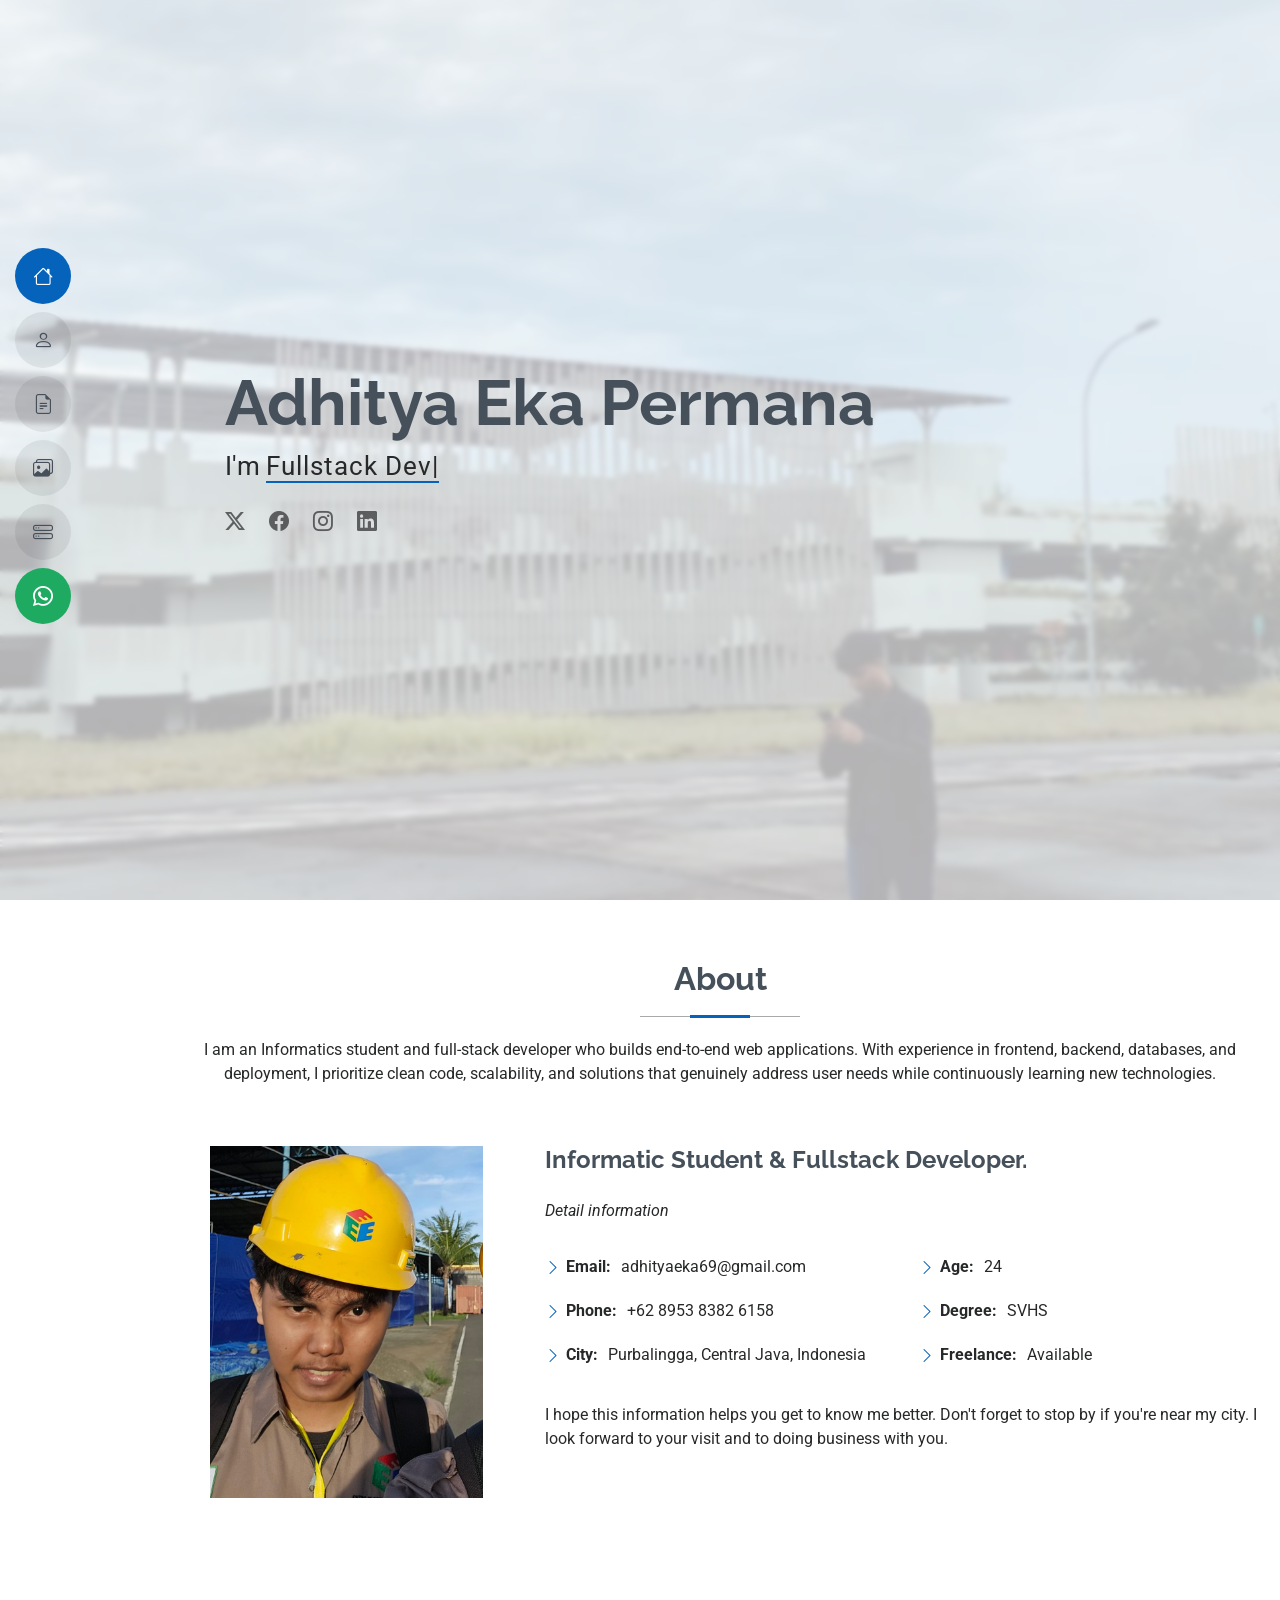
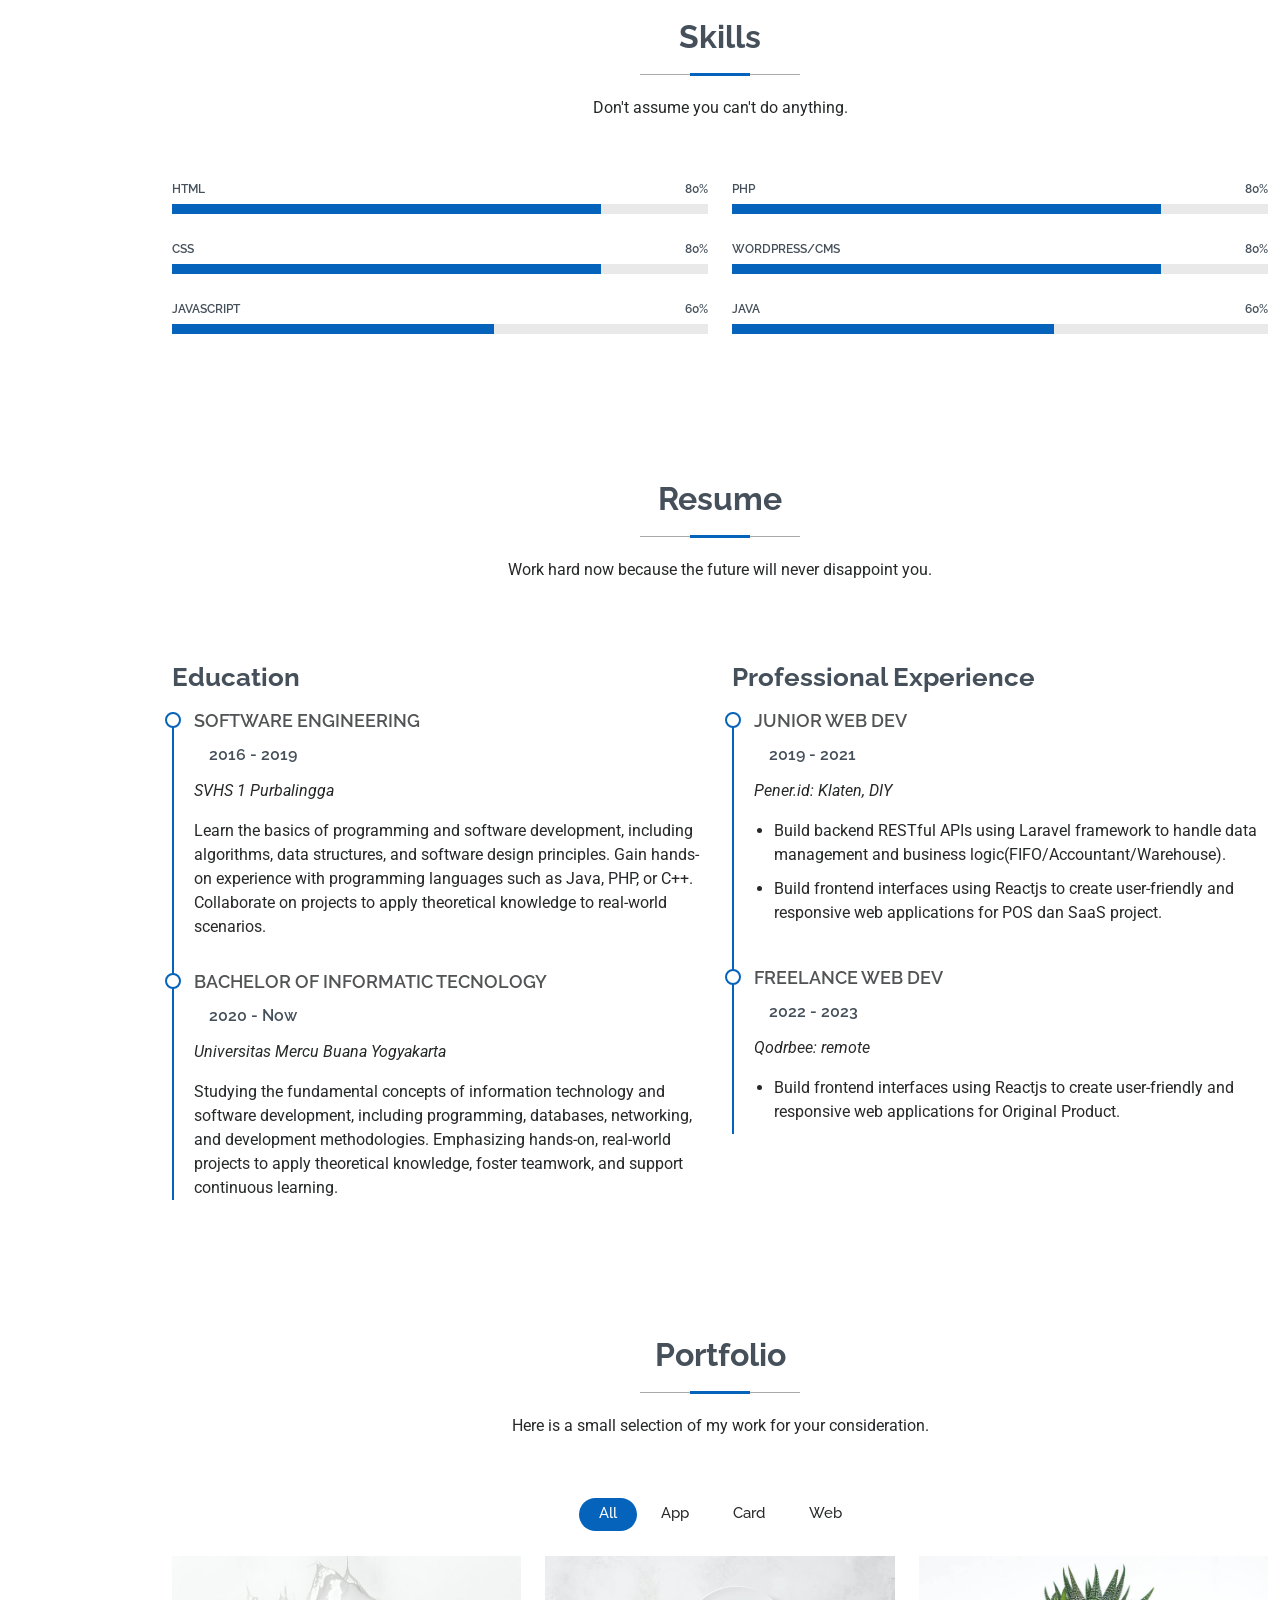
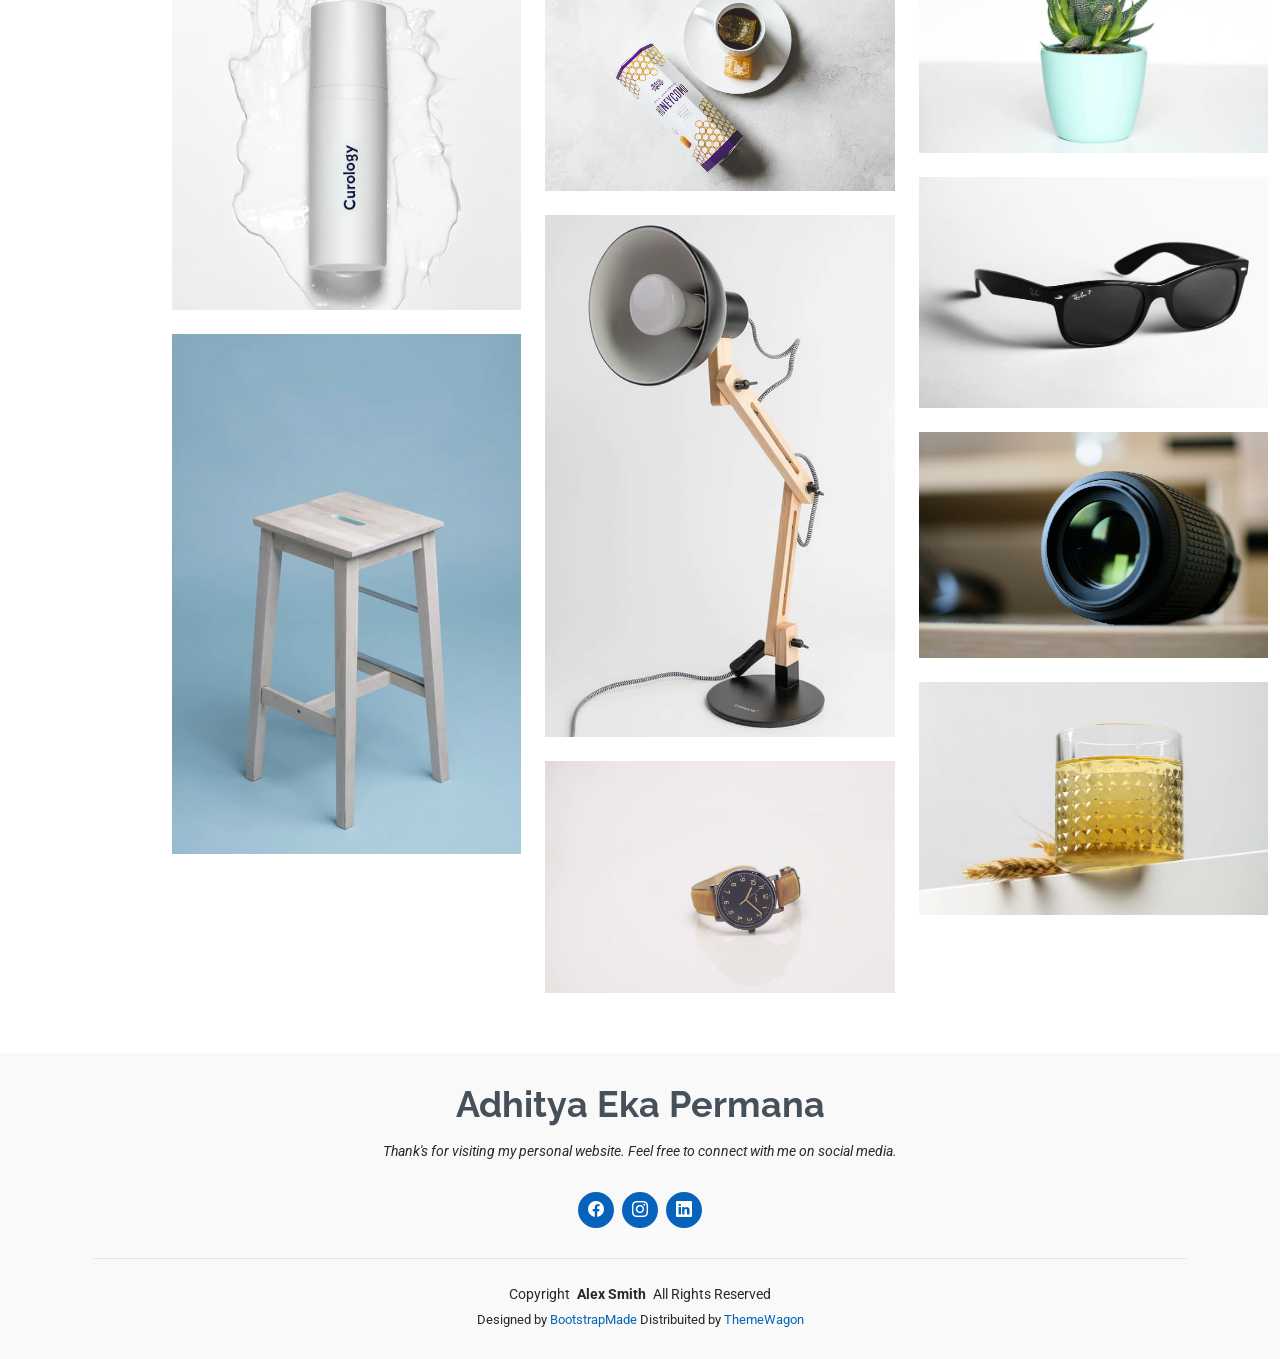
<file: index.html>
<!DOCTYPE html>
<html lang="en">
  <head>
    <meta charset="utf-8" />
    <meta content="width=device-width, initial-scale=1.0" name="viewport" />
    <title>Index - MyResume Bootstrap Template</title>
    <meta content="" name="description" />
    <meta content="" name="keywords" />

    <!-- Favicons -->
    <link href="assets/img/favicon.png" rel="icon" />
    <link href="assets/img/apple-touch-icon.png" rel="apple-touch-icon" />

    <!-- Fonts -->
    <link href="https://fonts.googleapis.com" rel="preconnect" />
    <link href="https://fonts.gstatic.com" rel="preconnect" crossorigin />
    <link
      href="https://fonts.googleapis.com/css2?family=Roboto:ital,wght@0,100;0,300;0,400;0,500;0,700;0,900;1,100;1,300;1,400;1,500;1,700;1,900&family=Poppins:ital,wght@0,100;0,200;0,300;0,400;0,500;0,600;0,700;0,800;0,900;1,100;1,200;1,300;1,400;1,500;1,600;1,700;1,800;1,900&family=Raleway:ital,wght@0,100;0,200;0,300;0,400;0,500;0,600;0,700;0,800;0,900;1,100;1,200;1,300;1,400;1,500;1,600;1,700;1,800;1,900&display=swap"
      rel="stylesheet"
    />

    <!-- Vendor CSS Files -->
    <link
      href="assets/vendor/bootstrap/css/bootstrap.min.css"
      rel="stylesheet"
    />
    <link
      href="assets/vendor/bootstrap-icons/bootstrap-icons.css"
      rel="stylesheet"
    />
    <link href="assets/vendor/aos/aos.css" rel="stylesheet" />
    <link
      href="assets/vendor/glightbox/css/glightbox.min.css"
      rel="stylesheet"
    />
    <link href="assets/vendor/swiper/swiper-bundle.min.css" rel="stylesheet" />

    <!-- Main CSS File -->
    <link href="assets/css/main.css" rel="stylesheet" />

    <!-- =======================================================
  * Template Name: MyResume
  * Template URL: https://bootstrapmade.com/free-html-bootstrap-template-my-resume/
  * Updated: Jun 29 2024 with Bootstrap v5.3.3
  * Author: BootstrapMade.com
  * License: https://bootstrapmade.com/license/
  ======================================================== -->
  </head>

  <body class="index-page">
    <header
      id="header"
      class="header d-flex flex-column justify-content-center"
    >
      <i class="header-toggle d-xl-none bi bi-list"></i>

      <nav id="navmenu" class="navmenu">
        <ul>
          <li>
            <a href="#hero" class="active"
              ><i class="bi bi-house navicon"></i><span>Home</span></a
            >
          </li>
          <li>
            <a href="#about"
              ><i class="bi bi-person navicon"></i><span>About</span></a
            >
          </li>
          <li>
            <a href="#resume"
              ><i class="bi bi-file-earmark-text navicon"></i
              ><span>Resume</span></a
            >
          </li>
          <li>
            <a href="#portfolio"
              ><i class="bi bi-images navicon"></i><span>Portfolio</span></a
            >
          </li>
          <li>
            <a href="#services"
              ><i class="bi bi-hdd-stack navicon"></i><span>Services</span></a
            >
          </li>
          <li>
            <a
              href="https://api.whatsapp.com/send?phone=62895383826158"
              target="_blank"
              style="background-color: #1eaa61; color: white"
              ><i class="bi bi-whatsapp navicon"></i><span>Chat Me</span></a
            >
          </li>
        </ul>
      </nav>
    </header>

    <main class="main">
      <!-- Hero Section -->
      <section id="hero" class="hero section light-background">
        <img src="assets/img/apalah.jpeg" alt="" />

        <div class="container" data-aos="zoom-out">
          <div class="row justify-content-center">
            <div class="col-lg-9">
              <h2>Adhitya Eka Permana</h2>
              <p>
                I'm
                <span
                  class="typed"
                  data-typed-items="Fullstack Developer, Freelancer"
                ></span
                ><span
                  class="typed-cursor typed-cursor--blink"
                  aria-hidden="true"
                ></span>
              </p>
              <div class="social-links">
                <a href="#"><i class="bi bi-twitter-x"></i></a>
                <a href="#"><i class="bi bi-facebook"></i></a>
                <a href="https://www.instagram.com/yaadhit" target="_blank"
                  ><i class="bi bi-instagram"></i
                ></a>
                <a
                  href="https://www.linkedin.com/in/adhitya-eka-permana-b500b21b9"
                  target="_blank"
                  ><i class="bi bi-linkedin"></i
                ></a>
              </div>
            </div>
          </div>
        </div>
      </section>
      <!-- /Hero Section -->

      <!-- About Section -->
      <section id="about" class="about section">
        <!-- Section Title -->
        <div class="container section-title" data-aos="fade-up">
          <h2>About</h2>
          <p>
            I am an Informatics student and full-stack developer who builds
            end-to-end web applications. With experience in frontend, backend,
            databases, and deployment, I prioritize clean code, scalability, and
            solutions that genuinely address user needs while continuously
            learning new technologies.
          </p>
        </div>
        <!-- End Section Title -->

        <div class="container" data-aos="fade-up" data-aos-delay="100">
          <div class="row gy-4 justify-content-center">
            <div class="col-lg-4 d-flex justify-content-center">
              <img src="assets/img/selfie.jpeg" class="img-fluidnya" alt="" />
            </div>
            <div class="col-lg-8 content">
              <h2>Informatic Student &amp; Fullstack Developer.</h2>
              <p class="fst-italic py-3">Detail information</p>
              <div class="row">
                <div class="col-lg-6">
                  <ul>
                    <li>
                      <i class="bi bi-chevron-right"></i>
                      <strong>Email:</strong>
                      <span>adhityaeka69@gmail.com</span>
                    </li>
                    <li>
                      <i class="bi bi-chevron-right"></i>
                      <strong>Phone:</strong> <span>+62 8953 8382 6158</span>
                    </li>
                    <li>
                      <i class="bi bi-chevron-right"></i>
                      <strong>City:</strong>
                      <span>Purbalingga, Central Java, Indonesia</span>
                    </li>
                  </ul>
                </div>
                <div class="col-lg-6">
                  <ul>
                    <li>
                      <i class="bi bi-chevron-right"></i> <strong>Age:</strong>
                      <span>24</span>
                    </li>
                    <li>
                      <i class="bi bi-chevron-right"></i>
                      <strong>Degree:</strong> <span>SVHS</span>
                    </li>
                    <li>
                      <i class="bi bi-chevron-right"></i>
                      <strong>Freelance:</strong> <span>Available</span>
                    </li>
                  </ul>
                </div>
              </div>
              <p class="py-3">
                I hope this information helps you get to know me better. Don't
                forget to stop by if you're near my city. I look forward to your
                visit and to doing business with you.
              </p>
            </div>
          </div>
        </div>
      </section>
      <!-- /About Section -->

      <!-- Skills Section -->
      <section id="skills" class="skills section">
        <!-- Section Title -->
        <div class="container section-title" data-aos="fade-up">
          <h2>Skills</h2>
          <p>Don't assume you can't do anything.</p>
        </div>
        <!-- End Section Title -->

        <div class="container" data-aos="fade-up" data-aos-delay="100">
          <div class="row skills-content skills-animation">
            <div class="col-lg-6">
              <div class="progress">
                <span class="skill"
                  ><span>HTML</span> <i class="val">80%</i></span
                >
                <div class="progress-bar-wrap">
                  <div
                    class="progress-bar"
                    role="progressbar"
                    aria-valuenow="80"
                    aria-valuemin="0"
                    aria-valuemax="100"
                  ></div>
                </div>
              </div>
              <!-- End Skills Item -->

              <div class="progress">
                <span class="skill"
                  ><span>CSS</span> <i class="val">80%</i></span
                >
                <div class="progress-bar-wrap">
                  <div
                    class="progress-bar"
                    role="progressbar"
                    aria-valuenow="80"
                    aria-valuemin="0"
                    aria-valuemax="100"
                  ></div>
                </div>
              </div>
              <!-- End Skills Item -->

              <div class="progress">
                <span class="skill"
                  ><span>JavaScript</span> <i class="val">60%</i></span
                >
                <div class="progress-bar-wrap">
                  <div
                    class="progress-bar"
                    role="progressbar"
                    aria-valuenow="60"
                    aria-valuemin="0"
                    aria-valuemax="100"
                  ></div>
                </div>
              </div>
              <!-- End Skills Item -->
            </div>

            <div class="col-lg-6">
              <div class="progress">
                <span class="skill"
                  ><span>PHP</span> <i class="val">80%</i></span
                >
                <div class="progress-bar-wrap">
                  <div
                    class="progress-bar"
                    role="progressbar"
                    aria-valuenow="80"
                    aria-valuemin="0"
                    aria-valuemax="100"
                  ></div>
                </div>
              </div>
              <!-- End Skills Item -->

              <div class="progress">
                <span class="skill"
                  ><span>WordPress/CMS</span> <i class="val">80%</i></span
                >
                <div class="progress-bar-wrap">
                  <div
                    class="progress-bar"
                    role="progressbar"
                    aria-valuenow="80"
                    aria-valuemin="0"
                    aria-valuemax="100"
                  ></div>
                </div>
              </div>
              <!-- End Skills Item -->

              <div class="progress">
                <span class="skill"
                  ><span>Java</span> <i class="val">60%</i></span
                >
                <div class="progress-bar-wrap">
                  <div
                    class="progress-bar"
                    role="progressbar"
                    aria-valuenow="60"
                    aria-valuemin="0"
                    aria-valuemax="100"
                  ></div>
                </div>
              </div>
              <!-- End Skills Item -->
            </div>
          </div>
        </div>
      </section>
      <!-- /Skills Section -->

      <!-- Resume Section -->
      <section id="resume" class="resume section">
        <!-- Section Title -->
        <div class="container section-title" data-aos="fade-up">
          <h2>Resume</h2>
          <p>Work hard now because the future will never disappoint you.</p>
        </div>
        <!-- End Section Title -->

        <div class="container">
          <div class="row">
            <div class="col-lg-6" data-aos="fade-up" data-aos-delay="100">
              <!-- Edn Resume Item -->

              <h3 class="resume-title">Education</h3>
              <div class="resume-item">
                <h4>Software Engineering</h4>
                <h5>2016 - 2019</h5>
                <p><em>SVHS 1 Purbalingga</em></p>
                <p>
                  Learn the basics of programming and software development,
                  including algorithms, data structures, and software design
                  principles. Gain hands-on experience with programming
                  languages such as Java, PHP, or C++. Collaborate on projects
                  to apply theoretical knowledge to real-world scenarios.
                </p>
              </div>
              <!-- Edn Resume Item -->

              <div class="resume-item">
                <h4>Bachelor of Informatic Tecnology</h4>
                <h5>2020 - Now</h5>
                <p><em>Universitas Mercu Buana Yogyakarta</em></p>
                <p>
                    <p>
                    Studying the fundamental concepts of information technology and software development, including programming, databases, networking, and development methodologies. Emphasizing hands-on, real-world projects to apply theoretical knowledge, foster teamwork, and support continuous learning.
                    </p>
                </p>
              </div>
              <!-- Edn Resume Item -->
            </div>

            <div class="col-lg-6" data-aos="fade-up" data-aos-delay="200">
              <h3 class="resume-title">Professional Experience</h3>
              <div class="resume-item">
                <h4>Junior Web Dev</h4>
                <h5>2019 - 2021</h5>
                <p><em>Pener.id: Klaten, DIY </em></p>
                <ul>
                  <li>
                    Build backend RESTful APIs using Laravel framework to handle
                    data management and business logic(FIFO/Accountant/Warehouse).
                  </li>
                  <li>
                    Build frontend interfaces using Reactjs to create
                    user-friendly and responsive web applications for POS dan SaaS project.
                  </li>
                </ul>
              </div>
              <!-- Edn Resume Item -->

              <div class="resume-item">
                <h4>Freelance Web Dev</h4>
                <h5>2022 - 2023</h5>
                <p><em>Qodrbee: remote</em></p>
                <ul>
                  <li>
                    Build frontend interfaces using Reactjs to create
                    user-friendly and responsive web applications for Original Product.
                  </li>
                </ul>
              </div>
              <!-- Edn Resume Item -->
            </div>
          </div>
        </div>
      </section>
      <!-- /Resume Section -->

      <!-- Portfolio Section -->
      <section id="portfolio" class="portfolio section">
        <!-- Section Title -->
        <div class="container section-title" data-aos="fade-up">
          <h2>Portfolio</h2>
          <p>Here is a small selection of my work for your consideration.</p>
        </div>
        <!-- End Section Title -->

        <div class="container">
          <div
            class="isotope-layout"
            data-default-filter="*"
            data-layout="masonry"
            data-sort="original-order"
          >
            <ul
              class="portfolio-filters isotope-filters"
              data-aos="fade-up"
              data-aos-delay="100"
            >
              <li data-filter="*" class="filter-active">All</li>
              <li data-filter=".filter-app">App</li>
              <li data-filter=".filter-product">Card</li>
              <li data-filter=".filter-branding">Web</li>
            </ul>
            <!-- End Portfolio Filters -->

            <div
              class="row gy-4 isotope-container"
              data-aos="fade-up"
              data-aos-delay="200"
            >
              <div
                class="col-lg-4 col-md-6 portfolio-item isotope-item filter-app"
              >
                <img
                  src="assets/img/masonry-portfolio/masonry-portfolio-1.jpg"
                  class="img-fluid"
                  alt=""
                />
                <div class="portfolio-info">
                  <h4>App 1</h4>
                  <p>Lorem ipsum, dolor sit</p>
                  <a
                    href="assets/img/masonry-portfolio/masonry-portfolio-1.jpg"
                    title="App 1"
                    data-gallery="portfolio-gallery-app"
                    class="glightbox preview-link"
                    ><i class="bi bi-zoom-in"></i
                  ></a>
                  <a
                    href="portfolio-details.html"
                    title="More Details"
                    class="details-link"
                    ><i class="bi bi-link-45deg"></i
                  ></a>
                </div>
              </div>
              <!-- End Portfolio Item -->

              <div
                class="col-lg-4 col-md-6 portfolio-item isotope-item filter-product"
              >
                <img
                  src="assets/img/masonry-portfolio/masonry-portfolio-2.jpg"
                  class="img-fluid"
                  alt=""
                />
                <div class="portfolio-info">
                  <h4>Product 1</h4>
                  <p>Lorem ipsum, dolor sit</p>
                  <a
                    href="assets/img/masonry-portfolio/masonry-portfolio-2.jpg"
                    title="Product 1"
                    data-gallery="portfolio-gallery-product"
                    class="glightbox preview-link"
                    ><i class="bi bi-zoom-in"></i
                  ></a>
                  <a
                    href="portfolio-details.html"
                    title="More Details"
                    class="details-link"
                    ><i class="bi bi-link-45deg"></i
                  ></a>
                </div>
              </div>
              <!-- End Portfolio Item -->

              <div
                class="col-lg-4 col-md-6 portfolio-item isotope-item filter-branding"
              >
                <img
                  src="assets/img/masonry-portfolio/masonry-portfolio-3.jpg"
                  class="img-fluid"
                  alt=""
                />
                <div class="portfolio-info">
                  <h4>Branding 1</h4>
                  <p>Lorem ipsum, dolor sit</p>
                  <a
                    href="assets/img/masonry-portfolio/masonry-portfolio-3.jpg"
                    title="Branding 1"
                    data-gallery="portfolio-gallery-branding"
                    class="glightbox preview-link"
                    ><i class="bi bi-zoom-in"></i
                  ></a>
                  <a
                    href="portfolio-details.html"
                    title="More Details"
                    class="details-link"
                    ><i class="bi bi-link-45deg"></i
                  ></a>
                </div>
              </div>
              <!-- End Portfolio Item -->

              <div
                class="col-lg-4 col-md-6 portfolio-item isotope-item filter-app"
              >
                <img
                  src="assets/img/masonry-portfolio/masonry-portfolio-4.jpg"
                  class="img-fluid"
                  alt=""
                />
                <div class="portfolio-info">
                  <h4>App 2</h4>
                  <p>Lorem ipsum, dolor sit</p>
                  <a
                    href="assets/img/masonry-portfolio/masonry-portfolio-4.jpg"
                    title="App 2"
                    data-gallery="portfolio-gallery-app"
                    class="glightbox preview-link"
                    ><i class="bi bi-zoom-in"></i
                  ></a>
                  <a
                    href="portfolio-details.html"
                    title="More Details"
                    class="details-link"
                    ><i class="bi bi-link-45deg"></i
                  ></a>
                </div>
              </div>
              <!-- End Portfolio Item -->

              <div
                class="col-lg-4 col-md-6 portfolio-item isotope-item filter-product"
              >
                <img
                  src="assets/img/masonry-portfolio/masonry-portfolio-5.jpg"
                  class="img-fluid"
                  alt=""
                />
                <div class="portfolio-info">
                  <h4>Product 2</h4>
                  <p>Lorem ipsum, dolor sit</p>
                  <a
                    href="assets/img/masonry-portfolio/masonry-portfolio-5.jpg"
                    title="Product 2"
                    data-gallery="portfolio-gallery-product"
                    class="glightbox preview-link"
                    ><i class="bi bi-zoom-in"></i
                  ></a>
                  <a
                    href="portfolio-details.html"
                    title="More Details"
                    class="details-link"
                    ><i class="bi bi-link-45deg"></i
                  ></a>
                </div>
              </div>
              <!-- End Portfolio Item -->

              <div
                class="col-lg-4 col-md-6 portfolio-item isotope-item filter-branding"
              >
                <img
                  src="assets/img/masonry-portfolio/masonry-portfolio-6.jpg"
                  class="img-fluid"
                  alt=""
                />
                <div class="portfolio-info">
                  <h4>Branding 2</h4>
                  <p>Lorem ipsum, dolor sit</p>
                  <a
                    href="assets/img/masonry-portfolio/masonry-portfolio-6.jpg"
                    title="Branding 2"
                    data-gallery="portfolio-gallery-branding"
                    class="glightbox preview-link"
                    ><i class="bi bi-zoom-in"></i
                  ></a>
                  <a
                    href="portfolio-details.html"
                    title="More Details"
                    class="details-link"
                    ><i class="bi bi-link-45deg"></i
                  ></a>
                </div>
              </div>
              <!-- End Portfolio Item -->

              <div
                class="col-lg-4 col-md-6 portfolio-item isotope-item filter-app"
              >
                <img
                  src="assets/img/masonry-portfolio/masonry-portfolio-7.jpg"
                  class="img-fluid"
                  alt=""
                />
                <div class="portfolio-info">
                  <h4>App 3</h4>
                  <p>Lorem ipsum, dolor sit</p>
                  <a
                    href="assets/img/masonry-portfolio/masonry-portfolio-7.jpg"
                    title="App 3"
                    data-gallery="portfolio-gallery-app"
                    class="glightbox preview-link"
                    ><i class="bi bi-zoom-in"></i
                  ></a>
                  <a
                    href="portfolio-details.html"
                    title="More Details"
                    class="details-link"
                    ><i class="bi bi-link-45deg"></i
                  ></a>
                </div>
              </div>
              <!-- End Portfolio Item -->

              <div
                class="col-lg-4 col-md-6 portfolio-item isotope-item filter-product"
              >
                <img
                  src="assets/img/masonry-portfolio/masonry-portfolio-8.jpg"
                  class="img-fluid"
                  alt=""
                />
                <div class="portfolio-info">
                  <h4>Product 3</h4>
                  <p>Lorem ipsum, dolor sit</p>
                  <a
                    href="assets/img/masonry-portfolio/masonry-portfolio-8.jpg"
                    title="Product 3"
                    data-gallery="portfolio-gallery-product"
                    class="glightbox preview-link"
                    ><i class="bi bi-zoom-in"></i
                  ></a>
                  <a
                    href="portfolio-details.html"
                    title="More Details"
                    class="details-link"
                    ><i class="bi bi-link-45deg"></i
                  ></a>
                </div>
              </div>
              <!-- End Portfolio Item -->

              <div
                class="col-lg-4 col-md-6 portfolio-item isotope-item filter-branding"
              >
                <img
                  src="assets/img/masonry-portfolio/masonry-portfolio-9.jpg"
                  class="img-fluid"
                  alt=""
                />
                <div class="portfolio-info">
                  <h4>Branding 3</h4>
                  <p>Lorem ipsum, dolor sit</p>
                  <a
                    href="assets/img/masonry-portfolio/masonry-portfolio-9.jpg"
                    title="Branding 2"
                    data-gallery="portfolio-gallery-branding"
                    class="glightbox preview-link"
                    ><i class="bi bi-zoom-in"></i
                  ></a>
                  <a
                    href="portfolio-details.html"
                    title="More Details"
                    class="details-link"
                    ><i class="bi bi-link-45deg"></i
                  ></a>
                </div>
              </div>
              <!-- End Portfolio Item -->
            </div>
            <!-- End Portfolio Container -->
          </div>
        </div>
      </section>
      <!-- /Portfolio Section -->
    </main>

    <footer id="footer" class="footer position-relative light-background">
      <div class="container">
        <h3 class="sitename">Adhitya Eka Permana</h3>
        <p>
          Thank's for visiting my personal website. Feel free to connect with me
          on social media.
        </p>
        <div class="social-links d-flex justify-content-center">
          <a href=""><i class="bi bi-facebook"></i></a>
          <a href=""><i class="bi bi-instagram"></i></a>
          <a href=""><i class="bi bi-linkedin"></i></a>
        </div>
        <div class="container">
          <div class="copyright">
            <span>Copyright</span>
            <strong class="px-1 sitename">Alex Smith</strong>
            <span>All Rights Reserved</span>
          </div>
          <div class="credits">
            <!-- All the links in the footer should remain intact. -->
            <!-- You can delete the links only if you've purchased the pro version. -->
            <!-- Licensing information: https://bootstrapmade.com/license/ -->
            <!-- Purchase the pro version with working PHP/AJAX contact form: [buy-url] -->
            Designed by
            <a href="https://bootstrapmade.com/">BootstrapMade</a> Distribuited
            by <a href="https://themewagon.com">ThemeWagon</a>
          </div>
        </div>
      </div>
    </footer>

    <!-- Scroll Top -->
    <a
      href="#"
      id="scroll-top"
      class="scroll-top d-flex align-items-center justify-content-center"
      ><i class="bi bi-arrow-up-short"></i
    ></a>

    <!-- Preloader -->
    <div id="preloader"></div>

    <!-- Vendor JS Files -->
    <script src="assets/vendor/bootstrap/js/bootstrap.bundle.min.js"></script>
    <script src="assets/vendor/php-email-form/validate.js"></script>
    <script src="assets/vendor/aos/aos.js"></script>
    <script src="assets/vendor/typed.js/typed.umd.js"></script>
    <script src="assets/vendor/purecounter/purecounter_vanilla.js"></script>
    <script src="assets/vendor/waypoints/noframework.waypoints.js"></script>
    <script src="assets/vendor/glightbox/js/glightbox.min.js"></script>
    <script src="assets/vendor/imagesloaded/imagesloaded.pkgd.min.js"></script>
    <script src="assets/vendor/isotope-layout/isotope.pkgd.min.js"></script>
    <script src="assets/vendor/swiper/swiper-bundle.min.js"></script>

    <!-- Main JS File -->
    <script src="assets/js/main.js"></script>
  </body>
</html>
</file>
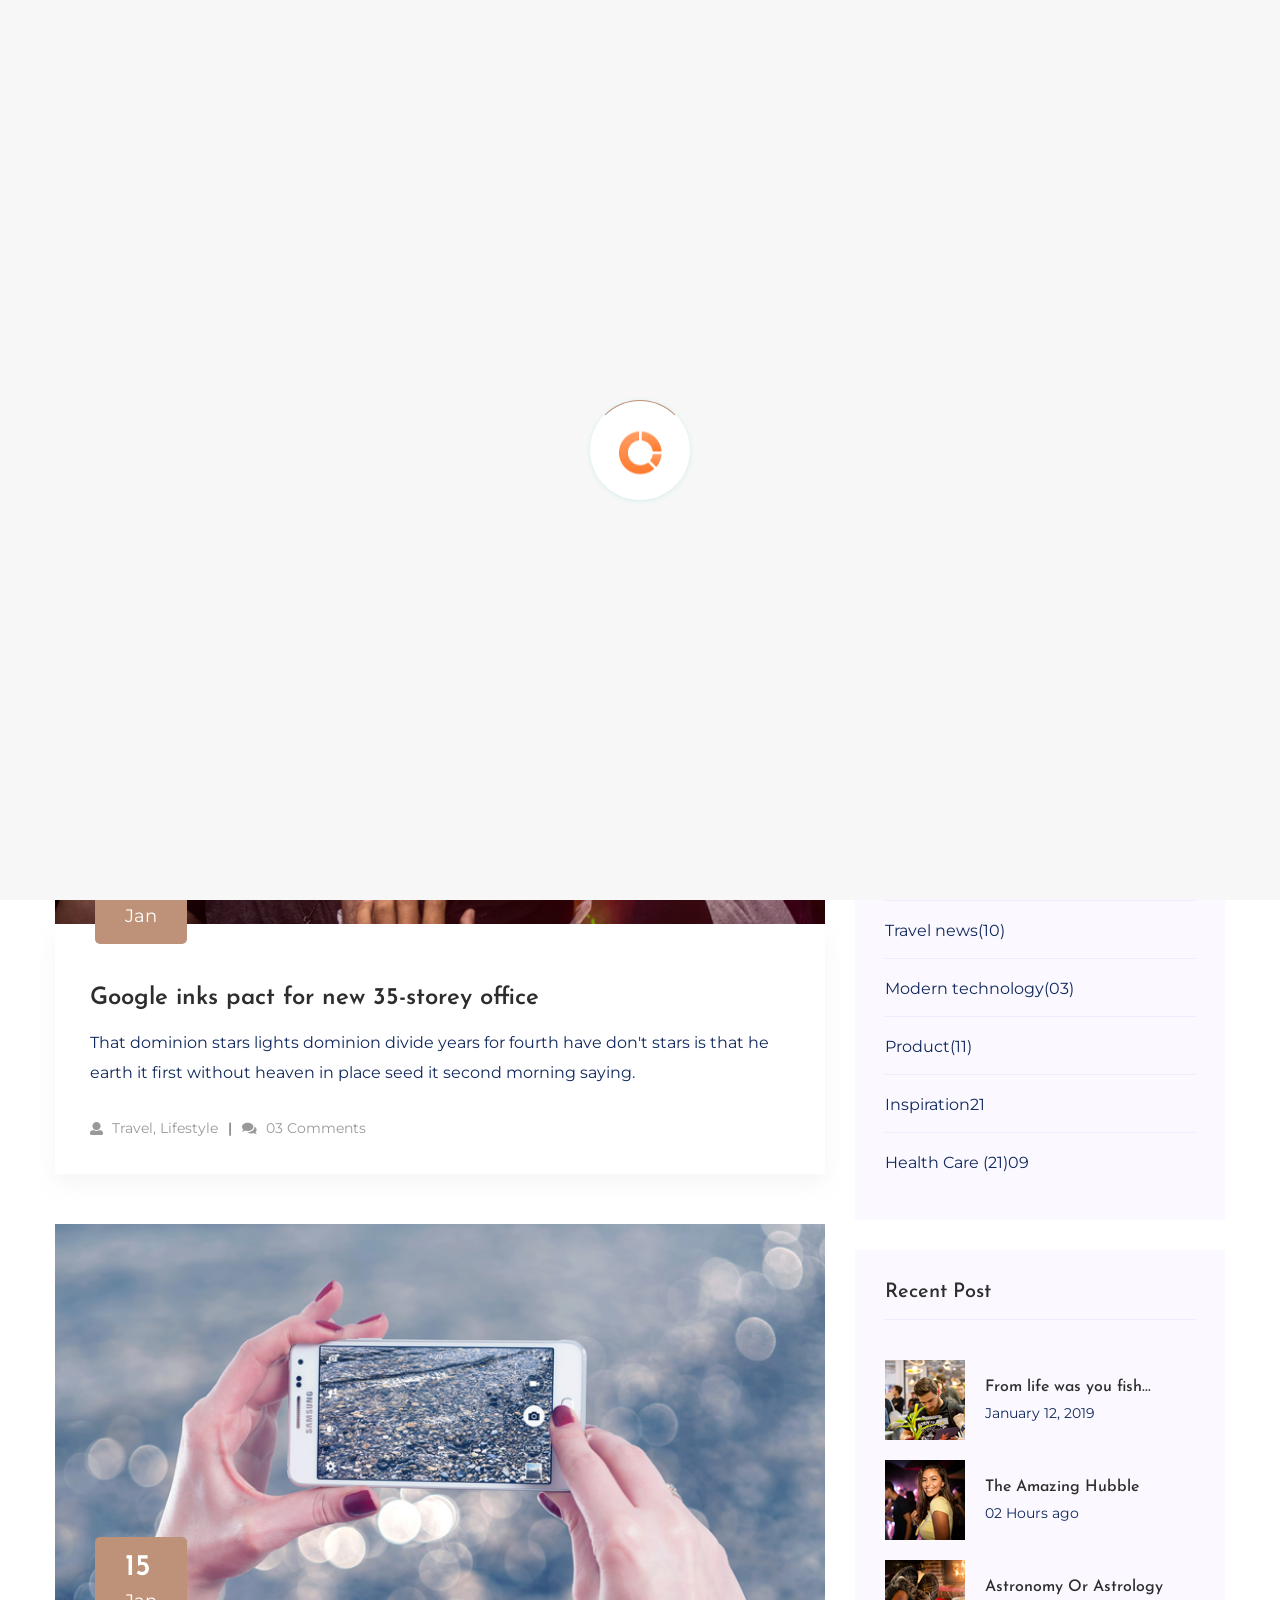
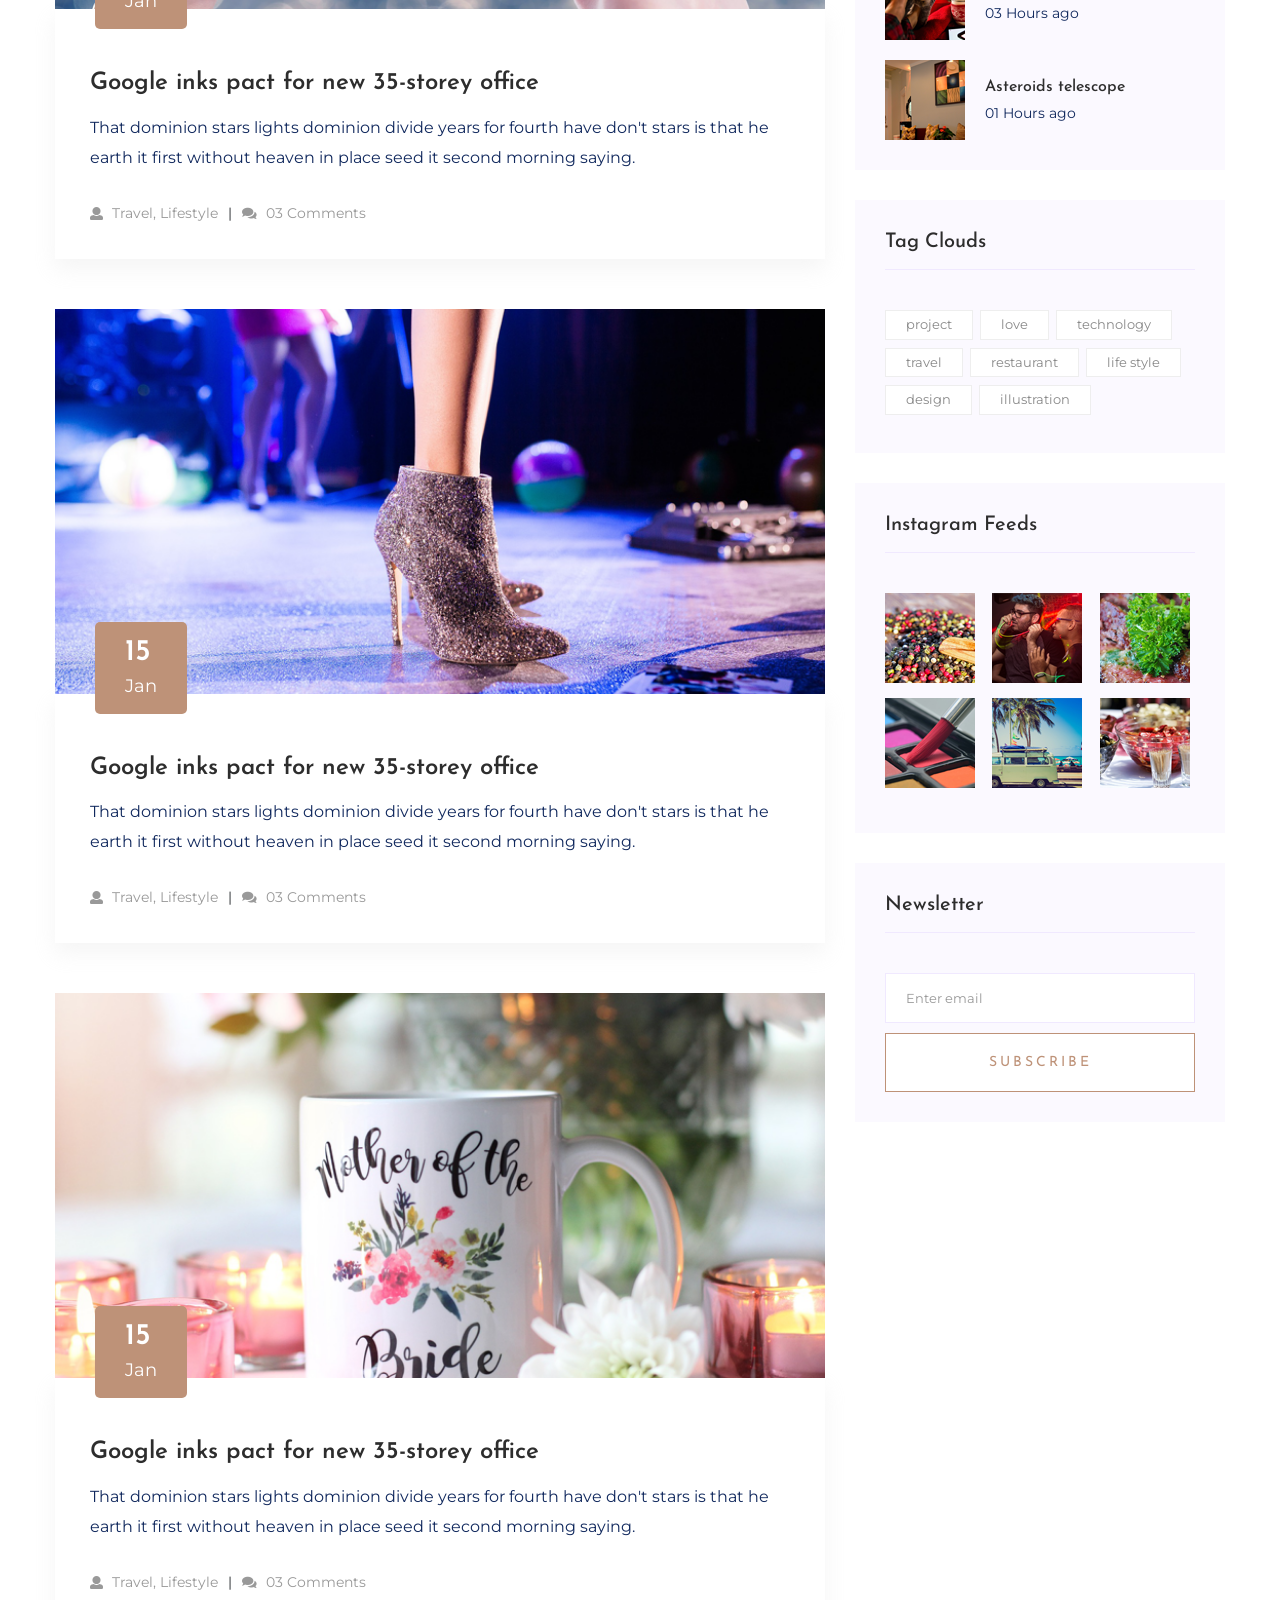
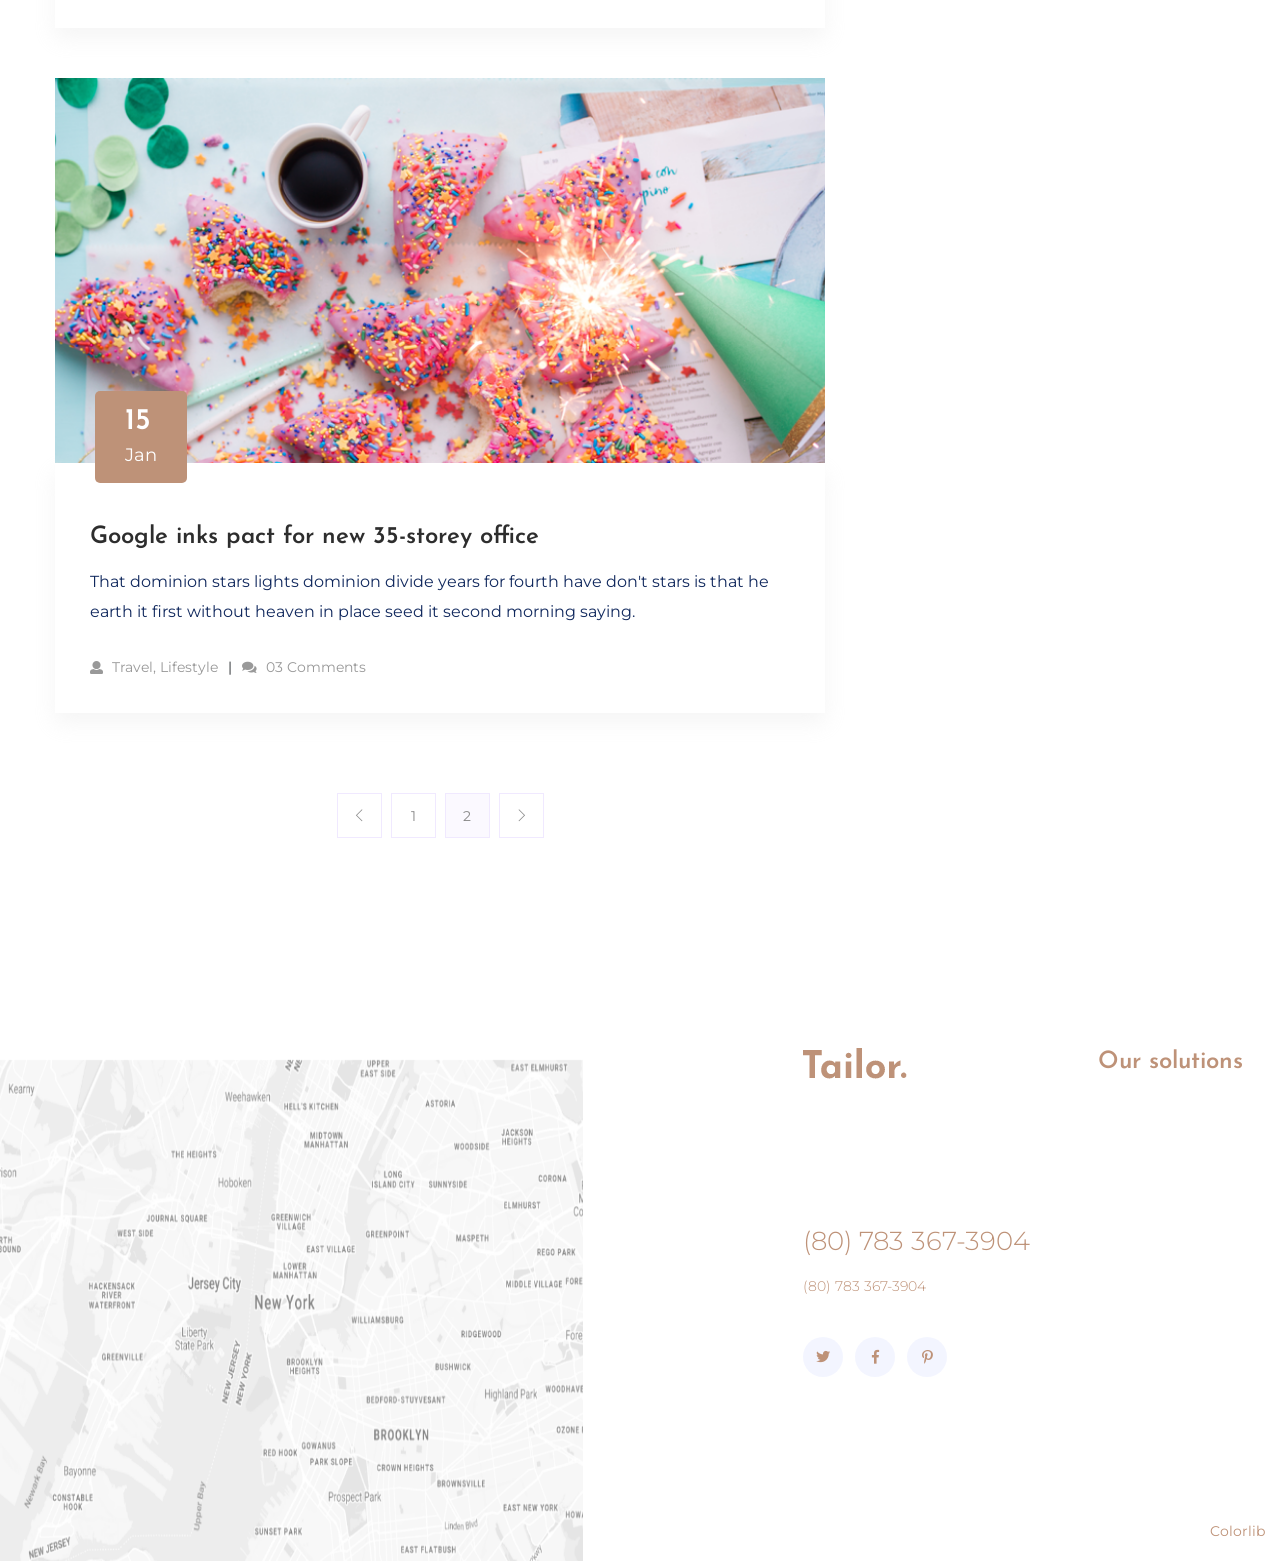
<file: blog.html>
<!doctype html>
<html class="no-js" lang="zxx">
<head>
    <meta charset="utf-8">
    <meta http-equiv="x-ua-compatible" content="ie=edge">
    <title>Tailor | Template</title>
    <meta name="description" content="">
    <meta name="viewport" content="width=device-width, initial-scale=1">
    <link rel="manifest" href="site.webmanifest">
    <link rel="shortcut icon" type="image/x-icon" href="assets/img/favicon.ico">

    <!-- CSS here -->
    <link rel="stylesheet" href="assets/css/bootstrap.min.css">
    <link rel="stylesheet" href="assets/css/owl.carousel.min.css">
    <link rel="stylesheet" href="assets/css/slicknav.css">
    <link rel="stylesheet" href="assets/css/flaticon.css">
    <link rel="stylesheet" href="assets/css/progressbar_barfiller.css">
    <link rel="stylesheet" href="assets/css/gijgo.css">
    <link rel="stylesheet" href="assets/css/animate.min.css">
    <link rel="stylesheet" href="assets/css/animated-headline.css">
    <link rel="stylesheet" href="assets/css/magnific-popup.css">
    <link rel="stylesheet" href="assets/css/fontawesome-all.min.css">
    <link rel="stylesheet" href="assets/css/themify-icons.css">
    <link rel="stylesheet" href="assets/css/slick.css">
    <link rel="stylesheet" href="assets/css/nice-select.css">
    <link rel="stylesheet" href="assets/css/style.css">
</head>
<body>
    <!-- ? Preloader Start -->
    <div id="preloader-active">
        <div class="preloader d-flex align-items-center justify-content-center">
            <div class="preloader-inner position-relative">
                <div class="preloader-circle"></div>
                <div class="preloader-img pere-text">
                    <img src="assets/img/logo/loder.png" alt="">
                </div>
            </div>
        </div>
    </div>
    <!-- Preloader end -->
    <header>
        <!-- Header Start -->
        <div class="header-area header_area">
            <div class="main-header">
             <div class="header-bottom header-sticky">
                <!-- Logo -->
                <div class="logo">
                    <a href="index.html"><img src="assets/img/logo/logo.png" alt=""></a>
                </div>
                <div class="header-left  d-flex f-right align-items-center">
                    <!-- Main-menu -->
                    <div class="main-menu f-right d-none d-lg-block">
                        <nav> 
                            <ul id="navigation">                                                                                                                                     
                                <li><a href="index.html">Home</a></li>
                                <li><a href="about.html">About</a></li>
                                <li><a href="services.html">Services</a></li>
                                <li><a href="blog.html">Blog</a>
                                    <ul class="submenu">
                                        <li><a href="blog.html">Blog</a></li>
                                        <li><a href="blog_details.html">Blog Details</a></li>
                                        <li><a href="elements.html">Elements</a></li>
                                    </ul>
                                </li>
                                <li><a href="contact.html">Contact</a></li>
                            </ul>
                        </nav>
                    </div>
                    <!-- left Btn -->
                    <div class="header-right-btn f-right d-none d-lg-block  ml-30">
                        <a href="#" class="header-btn">Visit Us</a>
                    </div>
                </div>          
                <!-- Mobile Menu -->
                <div class="col-12">
                    <div class="mobile_menu d-block d-lg-none"></div>
                </div>
            </div>
        </div>
    </div>
    <!-- Header End -->
</header>
<main>
    <!--? slider Area Start-->
    <div class="slider-area position-relative">
        <div class="slider-active">
            <!-- Single Slider -->
            <div class="single-slider position-relative hero-overly slider-height2  d-flex align-items-center" data-background="assets/img/hero/h1_hero.png">
                <div class="container">
                 <div class="row">
                     <div class="col-xl-6 col-lg-6">
                        <div class="hero-caption hero-caption2">
                            <img src="assets/img/hero/hero-icon.png" alt="" data-animation="zoomIn" data-delay="1s">
                            <h2 data-animation="fadeInLeft" data-delay=".4s">Blog</h2>
                        </div>
                    </div>
                </div>
            </div>
            <!-- Left img -->
            <div class="hero-img hero-img2">
                <img src="assets/img/hero/h2_hero2.png" alt=""  data-animation="fadeInRight" data-transition-duration="5s">
            </div>
        </div>
    </div>
</div>
<!-- slider Area End-->
<!--? Blog Area Start-->
<section class="blog_area section-padding">
    <div class="container">
        <div class="row">
            <div class="col-lg-8 mb-5 mb-lg-0">
                <div class="blog_left_sidebar">
                    <article class="blog_item">
                        <div class="blog_item_img">
                            <img class="card-img rounded-0" src="assets/img/blog/single_blog_1.png" alt="">
                            <a href="#" class="blog_item_date">
                                <h3>15</h3>
                                <p>Jan</p>
                            </a>
                        </div>
                        <div class="blog_details">
                            <a class="d-inline-block" href="blog_details.html">
                                <h2 class="blog-head" style="color: #2d2d2d;">Google inks pact for new 35-storey office</h2>
                            </a>
                            <p>That dominion stars lights dominion divide years for fourth have don't stars is that
                            he earth it first without heaven in place seed it second morning saying.</p>
                            <ul class="blog-info-link">
                                <li><a href="#"><i class="fa fa-user"></i> Travel, Lifestyle</a></li>
                                <li><a href="#"><i class="fa fa-comments"></i> 03 Comments</a></li>
                            </ul>
                        </div>
                    </article>
                    <article class="blog_item">
                        <div class="blog_item_img">
                            <img class="card-img rounded-0" src="assets/img/blog/single_blog_2.png" alt="">
                            <a href="#" class="blog_item_date">
                                <h3>15</h3>
                                <p>Jan</p>
                            </a>
                        </div>
                        <div class="blog_details">
                            <a class="d-inline-block" href="blog_details.html">
                                <h2 class="blog-head" style="color: #2d2d2d;">Google inks pact for new 35-storey office</h2>
                            </a>
                            <p>That dominion stars lights dominion divide years for fourth have don't stars is that
                            he earth it first without heaven in place seed it second morning saying.</p>
                            <ul class="blog-info-link">
                                <li><a href="#"><i class="fa fa-user"></i> Travel, Lifestyle</a></li>
                                <li><a href="#"><i class="fa fa-comments"></i> 03 Comments</a></li>
                            </ul>
                        </div>
                    </article>
                    <article class="blog_item">
                        <div class="blog_item_img">
                            <img class="card-img rounded-0" src="assets/img/blog/single_blog_3.png" alt="">
                            <a href="#" class="blog_item_date">
                                <h3>15</h3>
                                <p>Jan</p>
                            </a>
                        </div>
                        <div class="blog_details">
                            <a class="d-inline-block" href="blog_details.html">
                                <h2 class="blog-head" style="color: #2d2d2d;">Google inks pact for new 35-storey office</h2>
                            </a>
                            <p>That dominion stars lights dominion divide years for fourth have don't stars is that
                            he earth it first without heaven in place seed it second morning saying.</p>
                            <ul class="blog-info-link">
                                <li><a href="#"><i class="fa fa-user"></i> Travel, Lifestyle</a></li>
                                <li><a href="#"><i class="fa fa-comments"></i> 03 Comments</a></li>
                            </ul>
                        </div>
                    </article>
                    <article class="blog_item">
                        <div class="blog_item_img">
                            <img class="card-img rounded-0" src="assets/img/blog/single_blog_4.png" alt="">
                            <a href="#" class="blog_item_date">
                                <h3>15</h3>
                                <p>Jan</p>
                            </a>
                        </div>
                        <div class="blog_details">
                            <a class="d-inline-block" href="blog_details.html">
                                <h2 class="blog-head" style="color: #2d2d2d;">Google inks pact for new 35-storey office</h2>
                            </a>
                            <p>That dominion stars lights dominion divide years for fourth have don't stars is that
                            he earth it first without heaven in place seed it second morning saying.</p>
                            <ul class="blog-info-link">
                                <li><a href="#"><i class="fa fa-user"></i> Travel, Lifestyle</a></li>
                                <li><a href="#"><i class="fa fa-comments"></i> 03 Comments</a></li>
                            </ul>
                        </div>
                    </article>
                    <article class="blog_item">
                        <div class="blog_item_img">
                            <img class="card-img rounded-0" src="assets/img/blog/single_blog_5.png" alt="">
                            <a href="#" class="blog_item_date">
                                <h3>15</h3>
                                <p>Jan</p>
                            </a>
                        </div>
                        <div class="blog_details">
                            <a class="d-inline-block" href="blog_details.html">
                                <h2 class="blog-head" style="color: #2d2d2d;">Google inks pact for new 35-storey office</h2>
                            </a>
                            <p>That dominion stars lights dominion divide years for fourth have don't stars is that
                            he earth it first without heaven in place seed it second morning saying.</p>
                            <ul class="blog-info-link">
                                <li><a href="#"><i class="fa fa-user"></i> Travel, Lifestyle</a></li>
                                <li><a href="#"><i class="fa fa-comments"></i> 03 Comments</a></li>
                            </ul>
                        </div>
                    </article>
                    <nav class="blog-pagination justify-content-center d-flex">
                        <ul class="pagination">
                            <li class="page-item">
                                <a href="#" class="page-link" aria-label="Previous">
                                    <i class="ti-angle-left"></i>
                                </a>
                            </li>
                            <li class="page-item">
                                <a href="#" class="page-link">1</a>
                            </li>
                            <li class="page-item active">
                                <a href="#" class="page-link">2</a>
                            </li>
                            <li class="page-item">
                                <a href="#" class="page-link" aria-label="Next">
                                    <i class="ti-angle-right"></i>
                                </a>
                            </li>
                        </ul>
                    </nav>
                </div>
            </div>
            <div class="col-lg-4">
                <div class="blog_right_sidebar">
                    <aside class="single_sidebar_widget search_widget">
                        <form action="#">
                            <div class="form-group">
                                <div class="input-group mb-3">
                                    <input type="text" class="form-control" placeholder='Search Keyword'
                                    onfocus="this.placeholder = ''"
                                    onblur="this.placeholder = 'Search Keyword'">
                                    <div class="input-group-append">
                                        <button class="btns" type="button"><i class="ti-search"></i></button>
                                    </div>
                                </div>
                            </div>
                            <button class="button rounded-0 primary-bg text-white w-100 btn_1 boxed-btn"
                            type="submit">Search</button>
                        </form>
                    </aside>
                    <aside class="single_sidebar_widget post_category_widget">
                        <h4 class="widget_title" style="color: #2d2d2d;">Category</h4>
                        <ul class="list cat-list">
                            <li>
                                <a href="#" class="d-flex">
                                    <p>Resaurant food</p>
                                    <p>(37)</p>
                                </a>
                            </li>
                            <li>
                                <a href="#" class="d-flex">
                                    <p>Travel news</p>
                                    <p>(10)</p>
                                </a>
                            </li>
                            <li>
                                <a href="#" class="d-flex">
                                    <p>Modern technology</p>
                                    <p>(03)</p>
                                </a>
                            </li>
                            <li>
                                <a href="#" class="d-flex">
                                    <p>Product</p>
                                    <p>(11)</p>
                                </a>
                            </li>
                            <li>
                                <a href="#" class="d-flex">
                                    <p>Inspiration</p>
                                    <p>21</p>
                                </a>
                            </li>
                            <li>
                                <a href="#" class="d-flex">
                                    <p>Health Care (21)</p>
                                    <p>09</p>
                                </a>
                            </li>
                        </ul>
                    </aside>
                    <aside class="single_sidebar_widget popular_post_widget">
                        <h3 class="widget_title" style="color: #2d2d2d;">Recent Post</h3>
                        <div class="media post_item">
                            <img src="assets/img/post/post_1.png" alt="post">
                            <div class="media-body">
                                <a href="blog_details.html">
                                    <h3 style="color: #2d2d2d;">From life was you fish...</h3>
                                </a>
                                <p>January 12, 2019</p>
                            </div>
                        </div>
                        <div class="media post_item">
                            <img src="assets/img/post/post_2.png" alt="post">
                            <div class="media-body">
                                <a href="blog_details.html">
                                    <h3 style="color: #2d2d2d;">The Amazing Hubble</h3>
                                </a>
                                <p>02 Hours ago</p>
                            </div>
                        </div>
                        <div class="media post_item">
                            <img src="assets/img/post/post_3.png" alt="post">
                            <div class="media-body">
                                <a href="blog_details.html">
                                    <h3 style="color: #2d2d2d;">Astronomy Or Astrology</h3>
                                </a>
                                <p>03 Hours ago</p>
                            </div>
                        </div>
                        <div class="media post_item">
                            <img src="assets/img/post/post_4.png" alt="post">
                            <div class="media-body">
                                <a href="blog_details.html">
                                    <h3 style="color: #2d2d2d;">Asteroids telescope</h3>
                                </a>
                                <p>01 Hours ago</p>
                            </div>
                        </div>
                    </aside>
                    <aside class="single_sidebar_widget tag_cloud_widget">
                        <h4 class="widget_title" style="color: #2d2d2d;">Tag Clouds</h4>
                        <ul class="list">
                            <li>
                                <a href="#">project</a>
                            </li>
                            <li>
                                <a href="#">love</a>
                            </li>
                            <li>
                                <a href="#">technology</a>
                            </li>
                            <li>
                                <a href="#">travel</a>
                            </li>
                            <li>
                                <a href="#">restaurant</a>
                            </li>
                            <li>
                                <a href="#">life style</a>
                            </li>
                            <li>
                                <a href="#">design</a>
                            </li>
                            <li>
                                <a href="#">illustration</a>
                            </li>
                        </ul>
                    </aside>

                    <aside class="single_sidebar_widget instagram_feeds">
                        <h4 class="widget_title" style="color: #2d2d2d;">Instagram Feeds</h4>
                        <ul class="instagram_row flex-wrap">
                            <li>
                                <a href="#">
                                    <img class="img-fluid" src="assets/img/post/post_5.png" alt="">
                                </a>
                            </li>
                            <li>
                                <a href="#">
                                    <img class="img-fluid" src="assets/img/post/post_6.png" alt="">
                                </a>
                            </li>
                            <li>
                                <a href="#">
                                    <img class="img-fluid" src="assets/img/post/post_7.png" alt="">
                                </a>
                            </li>
                            <li>
                                <a href="#">
                                    <img class="img-fluid" src="assets/img/post/post_8.png" alt="">
                                </a>
                            </li>
                            <li>
                                <a href="#">
                                    <img class="img-fluid" src="assets/img/post/post_9.png" alt="">
                                </a>
                            </li>
                            <li>
                                <a href="#">
                                    <img class="img-fluid" src="assets/img/post/post_10.png" alt="">
                                </a>
                            </li>
                        </ul>
                    </aside>
                    <aside class="single_sidebar_widget newsletter_widget">
                        <h4 class="widget_title" style="color: #2d2d2d;">Newsletter</h4>
                        <form action="#">
                            <div class="form-group">
                                <input type="email" class="form-control" onfocus="this.placeholder = ''"
                                onblur="this.placeholder = 'Enter email'" placeholder='Enter email' required>
                            </div>
                            <button class="button rounded-0 primary-bg text-white w-100 btn_1 boxed-btn"
                            type="submit">Subscribe</button>
                        </form>
                    </aside>
                </div>
            </div>
        </div>
    </div>
</section>
<!-- Blog Area End -->
</main>
<footer>
    <div class="footer-wrapper section-bg2 pl-100"  data-background="assets/img/gallery/footer-bg.png">
        <!-- Footer Start-->
        <div class="footer-area footer-padding">
            <div class="container">
                <div class="row justify-content-end">
                    <div class="col-xl-3 col-lg-4 col-md-4 col-sm-6">
                        <div class="single-footer-caption mb-50">
                            <div class="single-footer-caption mb-30">
                                <!-- logo -->
                                <div class="footer-logo mb-35">
                                    <a href="index.html"><img src="assets/img/logo/logo2_footer.png" alt=""></a>
                                </div>
                                <div class="footer-tittle">
                                    <div class="footer-pera">
                                        <p>Lorem ipsum dolor sit amet, 
                                        consectetur adipiscing.</p>
                                    </div>
                                    <ul class="mb-40">
                                        <li class="number"><a href="#">(80) 783 367-3904</a></li>
                                        <li class="number2"><a href="#">(80) 783 367-3904</a></li>
                                    </ul>
                                </div>
                                <!-- social -->
                                <div class="footer-social">
                                    <a href="#"><i class="fab fa-twitter"></i></a>
                                    <a href="https://bit.ly/sai4ull"><i class="fab fa-facebook-f"></i></a>
                                    <a href="#"><i class="fab fa-pinterest-p"></i></a>
                                </div>
                            </div>
                        </div>
                    </div>
                    <div class="col-xl-2 col-lg-4 col-md-4 col-sm-6">
                        <div class="single-footer-caption mb-50">
                            <div class="footer-tittle">
                                <h4>Our solutions</h4>
                                <ul>
                                    <li><a href="#">Home</a></li>
                                    <li><a href="#">About</a></li>
                                    <li><a href="#">Services</a></li>
                                    <li><a href="#">Blog</a></li>
                                    <li><a href="#">Contact</a></li>
                                </ul>
                            </div>
                        </div>
                    </div>
                </div>
            </div>
        </div>
        <!-- footer-bottom area -->
        <div class="footer-bottom-area">
            <div class="container">
                <div class="footer-border">
                    <div class="row align-items-center">
                        <div class="col-xl-12 ">
                            <div class="footer-copy-right text-right">
                                <p><!-- Link back to Colorlib can't be removed. Template is licensed under CC BY 3.0. -->
                                  Copyright &copy;<script>document.write(new Date().getFullYear());</script> All rights reserved | This template is made with <i class="fa fa-heart" aria-hidden="true"></i> by <a href="https://colorlib.com" target="_blank">Colorlib</a>
                                  <!-- Link back to Colorlib can't be removed. Template is licensed under CC BY 3.0. --></p>

                              </div>
                          </div>
                      </div>
                  </div>
              </div>
          </div>
          <!-- Footer End-->
          <!-- Map -->
          <div class="map-area">
            <img src="assets/img/gallery/map.png" alt="">
        </div>
    </div>
</footer>
<!-- Scroll Up -->
<div id="back-top" >
    <a title="Go to Top" href="#"> <i class="fas fa-level-up-alt"></i></a>
</div>
<!-- JS here -->

<script src="./assets/js/vendor/modernizr-3.5.0.min.js"></script>
<!-- Jquery, Popper, Bootstrap -->
<script src="./assets/js/vendor/jquery-1.12.4.min.js"></script>
<script src="./assets/js/popper.min.js"></script>
<script src="./assets/js/bootstrap.min.js"></script>
<!-- Jquery Mobile Menu -->
<script src="./assets/js/jquery.slicknav.min.js"></script>

<!-- Jquery Slick , Owl-Carousel Plugins -->
<script src="./assets/js/owl.carousel.min.js"></script>
<script src="./assets/js/slick.min.js"></script>
<!-- One Page, Animated-HeadLin -->
<script src="./assets/js/wow.min.js"></script>
<script src="./assets/js/animated.headline.js"></script>
<script src="./assets/js/jquery.magnific-popup.js"></script>

<!-- Date Picker -->
<script src="./assets/js/gijgo.min.js"></script>
<!-- Nice-select, sticky -->
<script src="./assets/js/jquery.nice-select.min.js"></script>
<script src="./assets/js/jquery.sticky.js"></script>

<!-- counter , waypoint,Hover Direction -->
<script src="./assets/js/jquery.counterup.min.js"></script>
<script src="./assets/js/waypoints.min.js"></script>
<script src="./assets/js/jquery.countdown.min.js"></script>
<script src="./assets/js/hover-direction-snake.min.js"></script>

<!-- contact js -->
<script src="./assets/js/contact.js"></script>
<script src="./assets/js/jquery.form.js"></script>
<script src="./assets/js/jquery.validate.min.js"></script>
<script src="./assets/js/mail-script.js"></script>
<script src="./assets/js/jquery.ajaxchimp.min.js"></script>

<!-- Jquery Plugins, main Jquery -->	
<script src="./assets/js/plugins.js"></script>
<script src="./assets/js/main.js"></script>

</body>
</html>
</file>
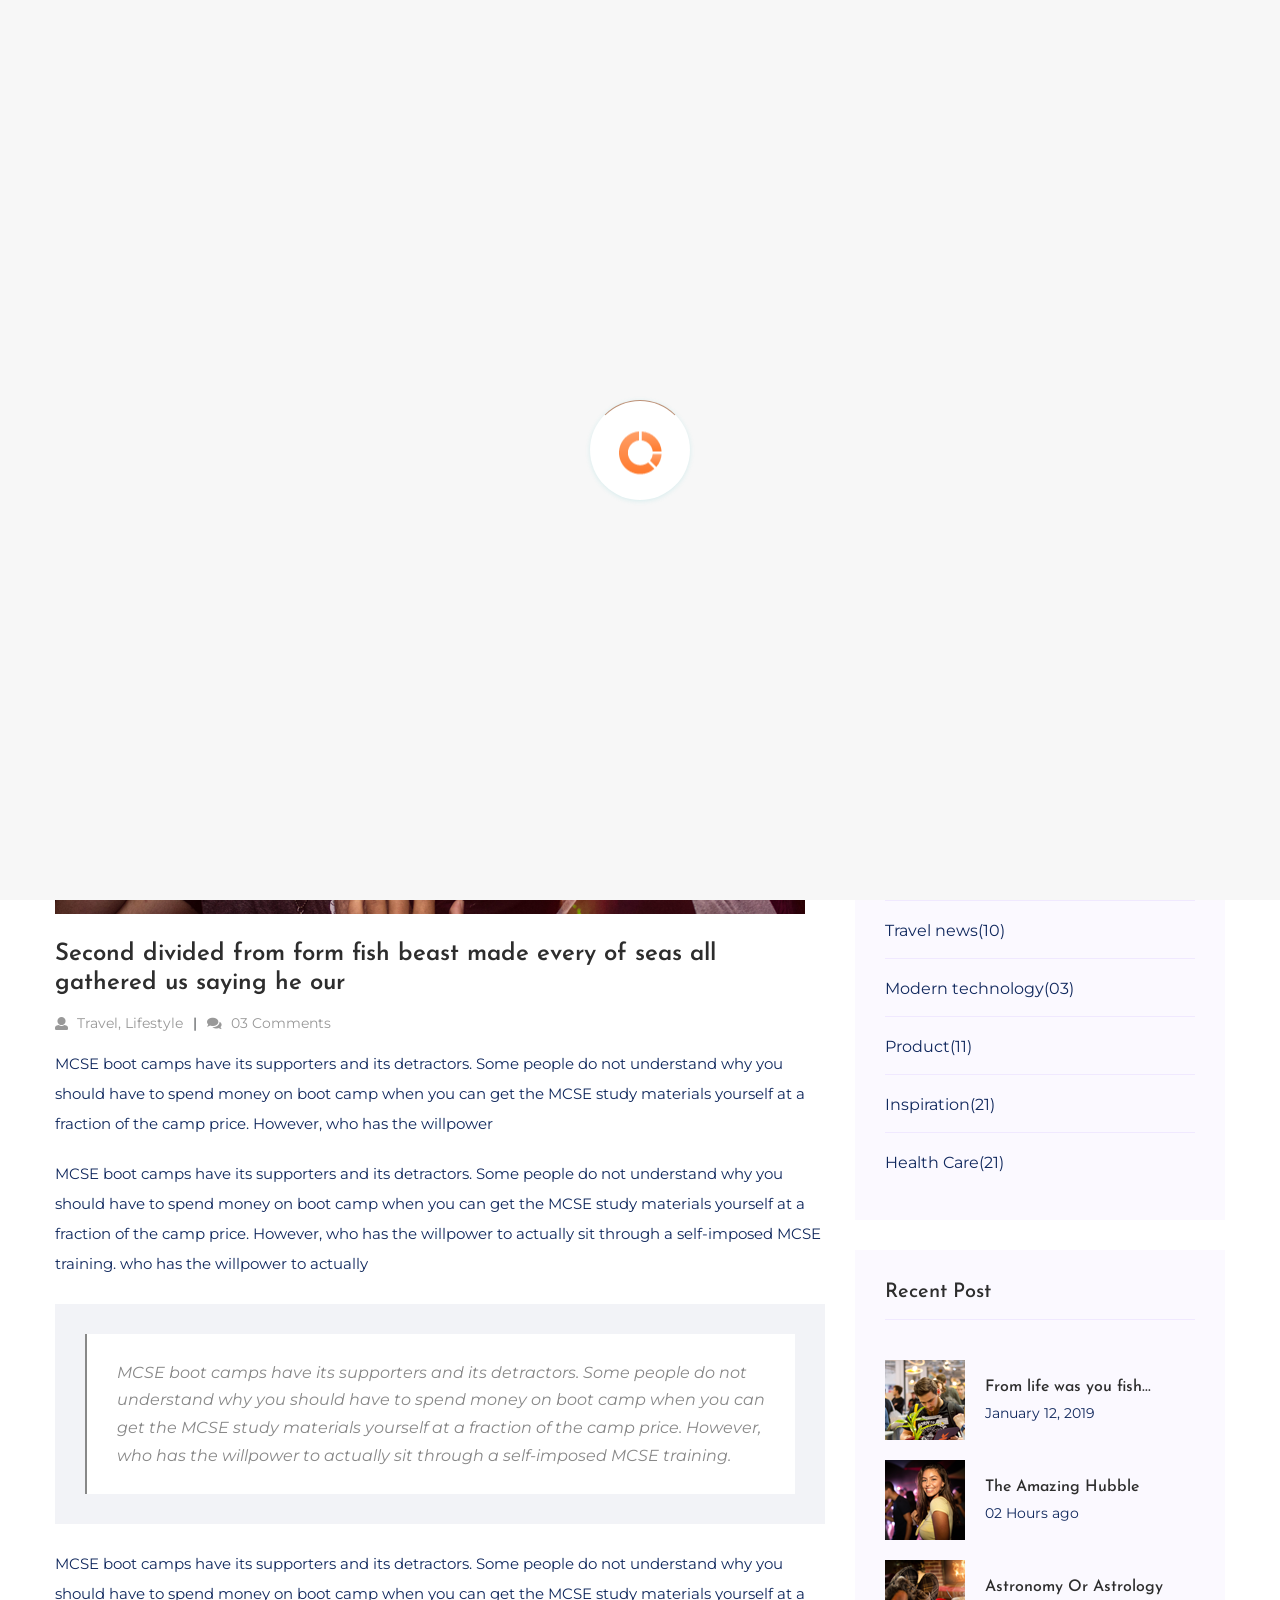
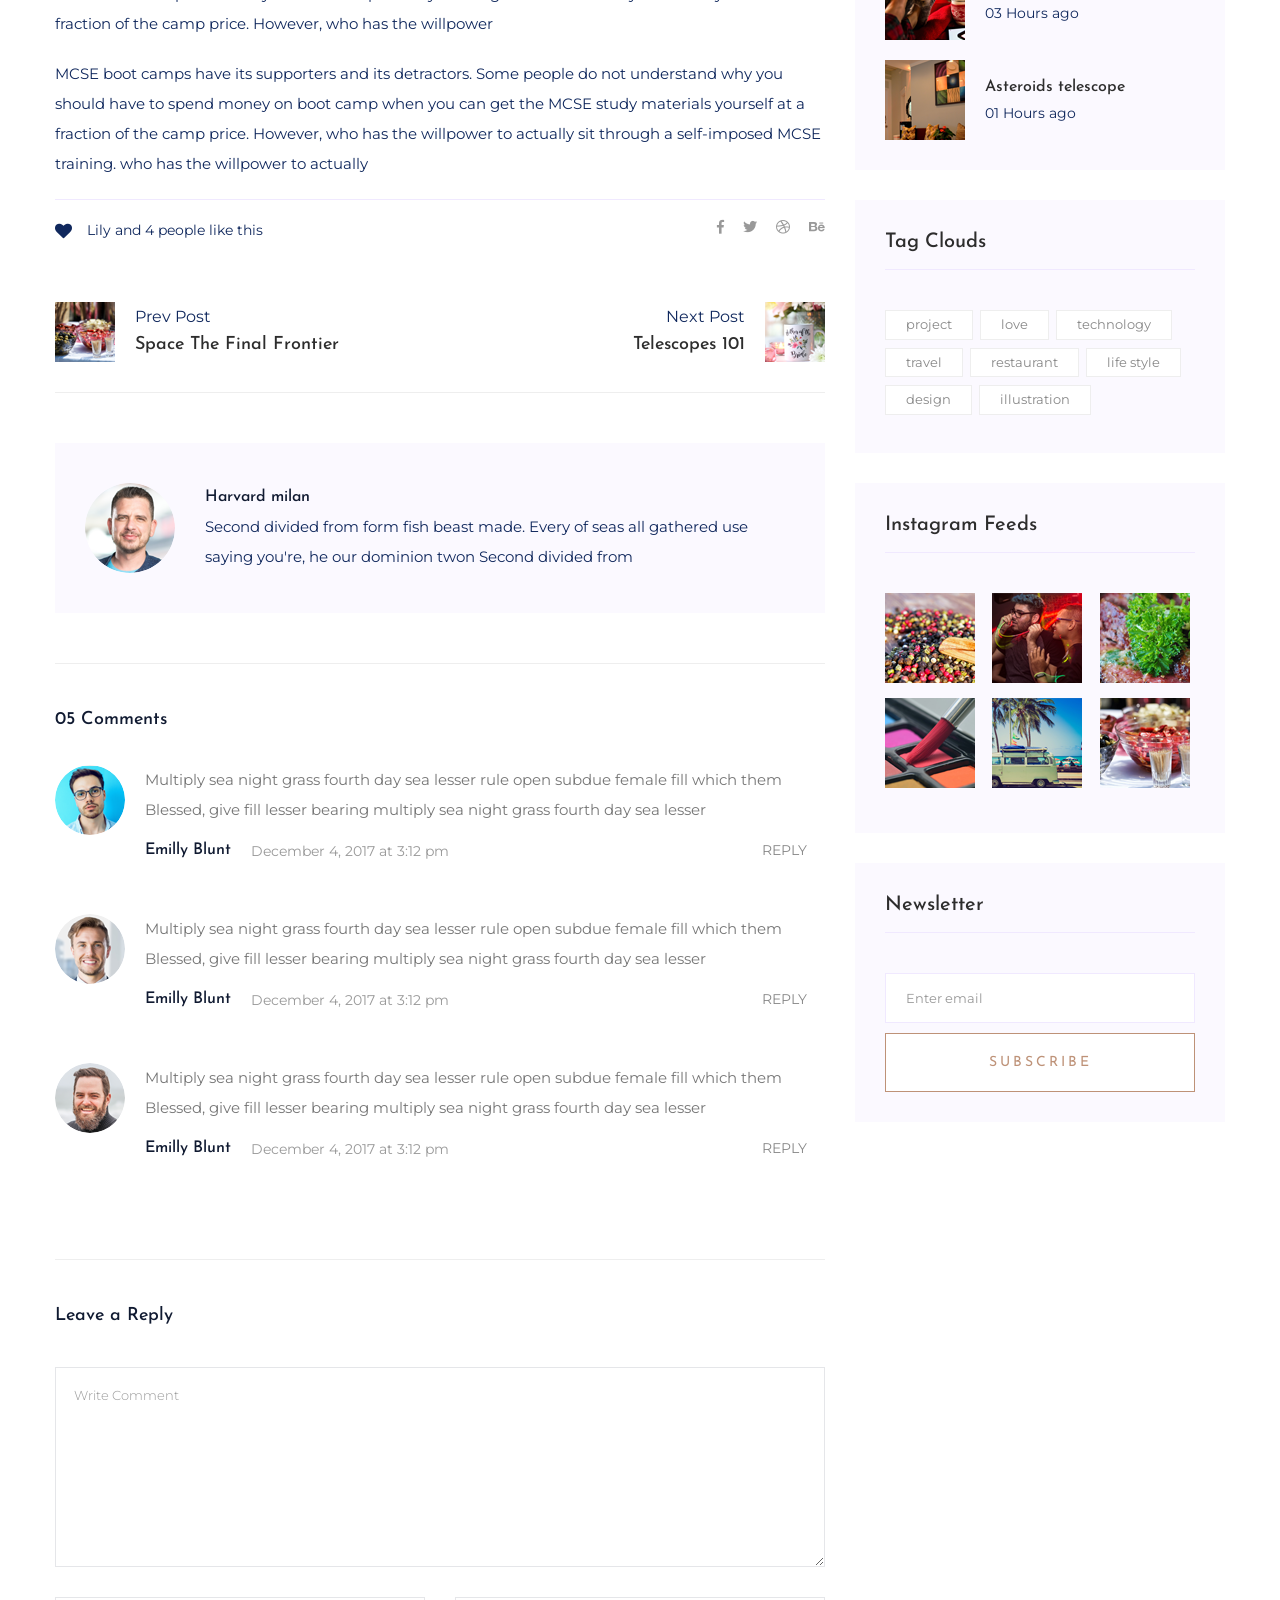
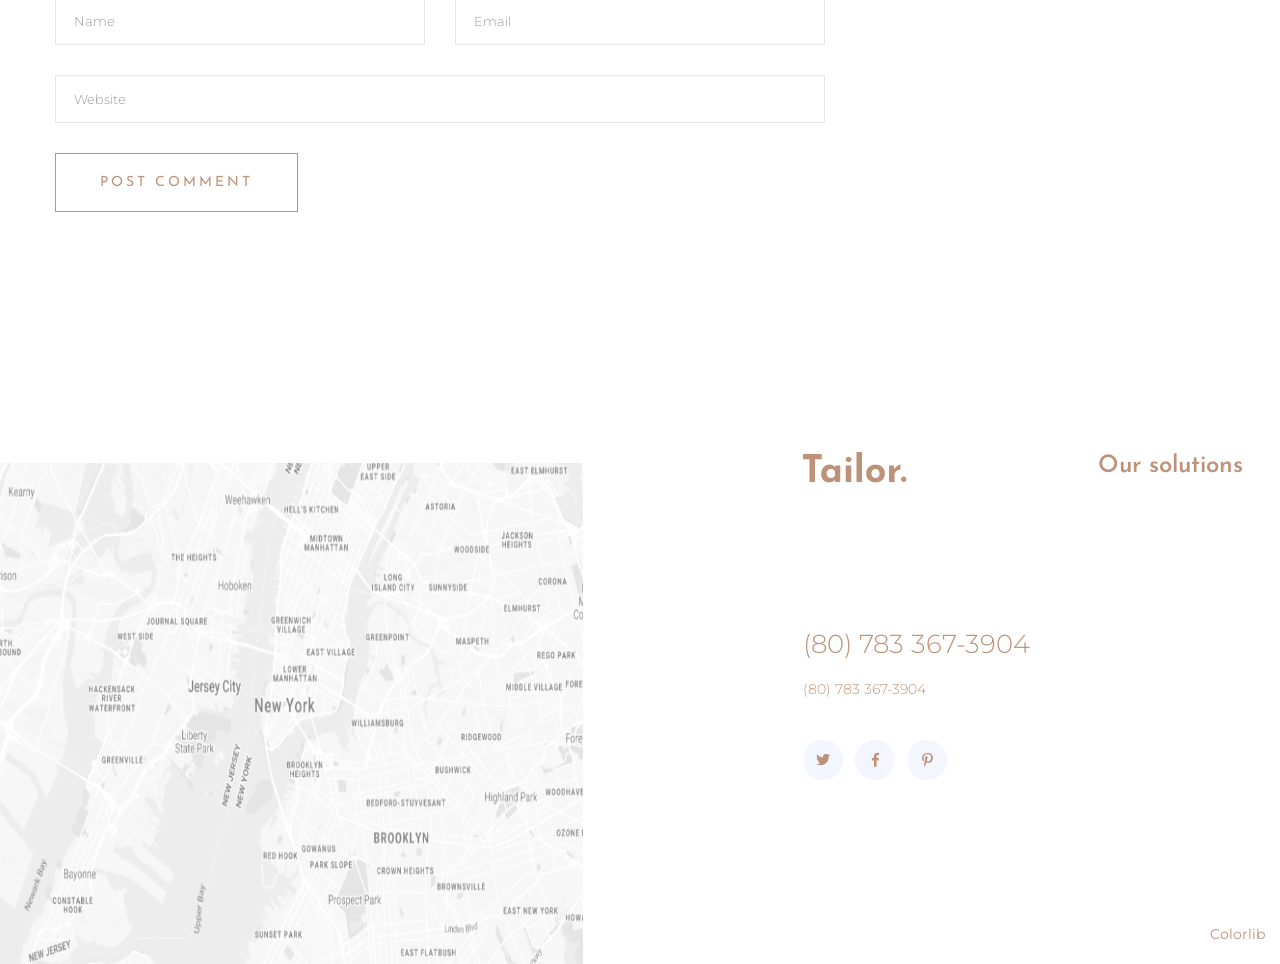
<file: blog_details.html>
<!doctype html>
<html class="no-js" lang="zxx">
<head>
  <meta charset="utf-8">
  <meta http-equiv="x-ua-compatible" content="ie=edge">
  <title>Tailor | Template</title>
  <meta name="description" content="">
  <meta name="viewport" content="width=device-width, initial-scale=1">
  <link rel="manifest" href="site.webmanifest">
  <link rel="shortcut icon" type="image/x-icon" href="assets/img/favicon.ico">

  <!-- CSS here -->
  <link rel="stylesheet" href="assets/css/bootstrap.min.css">
  <link rel="stylesheet" href="assets/css/owl.carousel.min.css">
  <link rel="stylesheet" href="assets/css/slicknav.css">
  <link rel="stylesheet" href="assets/css/flaticon.css">
  <link rel="stylesheet" href="assets/css/progressbar_barfiller.css">
  <link rel="stylesheet" href="assets/css/gijgo.css">
  <link rel="stylesheet" href="assets/css/animate.min.css">
  <link rel="stylesheet" href="assets/css/animated-headline.css">
  <link rel="stylesheet" href="assets/css/magnific-popup.css">
  <link rel="stylesheet" href="assets/css/fontawesome-all.min.css">
  <link rel="stylesheet" href="assets/css/themify-icons.css">
  <link rel="stylesheet" href="assets/css/slick.css">
  <link rel="stylesheet" href="assets/css/nice-select.css">
  <link rel="stylesheet" href="assets/css/style.css">
</head>
<body>
  <!-- ? Preloader Start -->
  <div id="preloader-active">
    <div class="preloader d-flex align-items-center justify-content-center">
      <div class="preloader-inner position-relative">
        <div class="preloader-circle"></div>
        <div class="preloader-img pere-text">
          <img src="assets/img/logo/loder.png" alt="">
        </div>
      </div>
    </div>
  </div>
  <!-- Preloader Start -->
  <header>
    <!-- Header Start -->
    <div class="header-area header_area">
      <div class="main-header">
       <div class="header-bottom header-sticky">
        <!-- Logo -->
        <div class="logo">
          <a href="index.html"><img src="assets/img/logo/logo.png" alt=""></a>
        </div>
        <div class="header-left  d-flex f-right align-items-center">
          <!-- Main-menu -->
          <div class="main-menu f-right d-none d-lg-block">
            <nav> 
              <ul id="navigation">                                                                                                                                     
                <li><a href="index.html">Home</a></li>
                <li><a href="about.html">About</a></li>
                <li><a href="services.html">Services</a></li>
                <li><a href="blog.html">Blog</a>
                  <ul class="submenu">
                    <li><a href="blog.html">Blog</a></li>
                    <li><a href="blog_details.html">Blog Details</a></li>
                    <li><a href="elements.html">Elements</a></li>
                  </ul>
                </li>
                <li><a href="contact.html">Contact</a></li>
              </ul>
            </nav>
          </div>
          <!-- left Btn -->
          <div class="header-right-btn f-right d-none d-lg-block  ml-30">
            <a href="#" class="header-btn">Visit Us</a>
          </div>
        </div>          
        <!-- Mobile Menu -->
        <div class="col-12">
          <div class="mobile_menu d-block d-lg-none"></div>
        </div>
      </div>
    </div>
  </div>
  <!-- Header End -->
</header>
<main>
  <!--? slider Area Start-->
  <div class="slider-area position-relative">
    <div class="slider-active">
      <!-- Single Slider -->
      <div class="single-slider position-relative hero-overly slider-height2  d-flex align-items-center" data-background="assets/img/hero/h1_hero.png">
        <div class="container">
         <div class="row">
           <div class="col-xl-6 col-lg-6">
            <div class="hero-caption hero-caption2">
              <img src="assets/img/hero/hero-icon.png" alt="" data-animation="zoomIn" data-delay="1s">
              <h2 data-animation="fadeInLeft" data-delay=".4s">Blog Details</h2>
            </div>
          </div>
        </div>
      </div>
      <!-- Left img -->
      <div class="hero-img hero-img2">
        <img src="assets/img/hero/h2_hero2.png" alt=""  data-animation="fadeInRight" data-transition-duration="5s">
      </div>
    </div>
  </div>
</div>
<!-- slider Area End-->
<!--? Blog Area Start -->
<section class="blog_area single-post-area section-padding">
 <div class="container">
  <div class="row">
   <div class="col-lg-8 posts-list">
    <div class="single-post">
     <div class="feature-img">
      <img class="img-fluid" src="assets/img/blog/single_blog_1.png" alt="">
    </div>
    <div class="blog_details">
      <h2 style="color: #2d2d2d;">Second divided from form fish beast made every of seas
       all gathered us saying he our
     </h2>
     <ul class="blog-info-link mt-3 mb-4">
       <li><a href="#"><i class="fa fa-user"></i> Travel, Lifestyle</a></li>
       <li><a href="#"><i class="fa fa-comments"></i> 03 Comments</a></li>
     </ul>
     <p class="excert">
       MCSE boot camps have its supporters and its detractors. Some people do not understand why you
       should have to spend money on boot camp when you can get the MCSE study materials yourself at a
       fraction of the camp price. However, who has the willpower
     </p>
     <p>
       MCSE boot camps have its supporters and its detractors. Some people do not understand why you
       should have to spend money on boot camp when you can get the MCSE study materials yourself at a
       fraction of the camp price. However, who has the willpower to actually sit through a
       self-imposed MCSE training. who has the willpower to actually
     </p>
     <div class="quote-wrapper">
       <div class="quotes">
        MCSE boot camps have its supporters and its detractors. Some people do not understand why you
        should have to spend money on boot camp when you can get the MCSE study materials yourself at
        a fraction of the camp price. However, who has the willpower to actually sit through a
        self-imposed MCSE training.
      </div>
    </div>
    <p>
     MCSE boot camps have its supporters and its detractors. Some people do not understand why you
     should have to spend money on boot camp when you can get the MCSE study materials yourself at a
     fraction of the camp price. However, who has the willpower
   </p>
   <p>
     MCSE boot camps have its supporters and its detractors. Some people do not understand why you
     should have to spend money on boot camp when you can get the MCSE study materials yourself at a
     fraction of the camp price. However, who has the willpower to actually sit through a
     self-imposed MCSE training. who has the willpower to actually
   </p>
 </div>
</div>
<div class="navigation-top">
 <div class="d-sm-flex justify-content-between text-center">
  <p class="like-info"><span class="align-middle"><i class="fa fa-heart"></i></span> Lily and 4
  people like this</p>
  <div class="col-sm-4 text-center my-2 my-sm-0">
  </div>
  <ul class="social-icons">
   <li><a href="https://www.facebook.com/sai4ull"><i class="fab fa-facebook-f"></i></a></li>
   <li><a href="#"><i class="fab fa-twitter"></i></a></li>
   <li><a href="#"><i class="fab fa-dribbble"></i></a></li>
   <li><a href="#"><i class="fab fa-behance"></i></a></li>
 </ul>
</div>
<div class="navigation-area">
  <div class="row">
   <div
   class="col-lg-6 col-md-6 col-12 nav-left flex-row d-flex justify-content-start align-items-center">
   <div class="thumb">
     <a href="#">
      <img class="img-fluid" src="assets/img/post/preview.png" alt="">
    </a>
  </div>
  <div class="arrow">
   <a href="#">
    <span class="lnr text-white ti-arrow-left"></span>
  </a>
</div>
<div class="detials">
 <p>Prev Post</p>
 <a href="#">
  <h4 style="color: #2d2d2d;">Space The Final Frontier</h4>
</a>
</div>
</div>
<div
class="col-lg-6 col-md-6 col-12 nav-right flex-row d-flex justify-content-end align-items-center">
<div class="detials">
 <p>Next Post</p>
 <a href="#">
  <h4 style="color: #2d2d2d;">Telescopes 101</h4>
</a>
</div>
<div class="arrow">
 <a href="#">
  <span class="lnr text-white ti-arrow-right"></span>
</a>
</div>
<div class="thumb">
 <a href="#">
  <img class="img-fluid" src="assets/img/post/next.png" alt="">
</a>
</div>
</div>
</div>
</div>
</div>
<div class="blog-author">
 <div class="media align-items-center">
  <img src="assets/img/blog/author.png" alt="">
  <div class="media-body">
   <a href="#">
    <h4>Harvard milan</h4>
  </a>
  <p>Second divided from form fish beast made. Every of seas all gathered use saying you're, he
  our dominion twon Second divided from</p>
</div>
</div>
</div>
<div class="comments-area">
 <h4>05 Comments</h4>
 <div class="comment-list">
  <div class="single-comment justify-content-between d-flex">
   <div class="user justify-content-between d-flex">
    <div class="thumb">
     <img src="assets/img/blog/comment_1.png" alt="">
   </div>
   <div class="desc">
     <p class="comment">
      Multiply sea night grass fourth day sea lesser rule open subdue female fill which them
      Blessed, give fill lesser bearing multiply sea night grass fourth day sea lesser
    </p>
    <div class="d-flex justify-content-between">
      <div class="d-flex align-items-center">
       <h5>
        <a href="#">Emilly Blunt</a>
      </h5>
      <p class="date">December 4, 2017 at 3:12 pm </p>
    </div>
    <div class="reply-btn">
     <a href="#" class="btn-reply text-uppercase">reply</a>
   </div>
 </div>
</div>
</div>
</div>
</div>
<div class="comment-list">
  <div class="single-comment justify-content-between d-flex">
   <div class="user justify-content-between d-flex">
    <div class="thumb">
     <img src="assets/img/blog/comment_2.png" alt="">
   </div>
   <div class="desc">
     <p class="comment">
      Multiply sea night grass fourth day sea lesser rule open subdue female fill which them
      Blessed, give fill lesser bearing multiply sea night grass fourth day sea lesser
    </p>
    <div class="d-flex justify-content-between">
      <div class="d-flex align-items-center">
       <h5>
        <a href="#">Emilly Blunt</a>
      </h5>
      <p class="date">December 4, 2017 at 3:12 pm </p>
    </div>
    <div class="reply-btn">
     <a href="#" class="btn-reply text-uppercase">reply</a>
   </div>
 </div>
</div>
</div>
</div>
</div>
<div class="comment-list">
  <div class="single-comment justify-content-between d-flex">
   <div class="user justify-content-between d-flex">
    <div class="thumb">
     <img src="assets/img/blog/comment_3.png" alt="">
   </div>
   <div class="desc">
     <p class="comment">
      Multiply sea night grass fourth day sea lesser rule open subdue female fill which them
      Blessed, give fill lesser bearing multiply sea night grass fourth day sea lesser
    </p>
    <div class="d-flex justify-content-between">
      <div class="d-flex align-items-center">
       <h5>
        <a href="#">Emilly Blunt</a>
      </h5>
      <p class="date">December 4, 2017 at 3:12 pm </p>
    </div>
    <div class="reply-btn">
     <a href="#" class="btn-reply text-uppercase">reply</a>
   </div>
 </div>
</div>
</div>
</div>
</div>
</div>
<div class="comment-form">
 <h4>Leave a Reply</h4>
 <form class="form-contact comment_form" action="#" id="commentForm">
  <div class="row">
   <div class="col-12">
    <div class="form-group">
     <textarea class="form-control w-100" name="comment" id="comment" cols="30" rows="9"
     placeholder="Write Comment"></textarea>
   </div>
 </div>
 <div class="col-sm-6">
  <div class="form-group">
   <input class="form-control" name="name" id="name" type="text" placeholder="Name">
 </div>
</div>
<div class="col-sm-6">
  <div class="form-group">
   <input class="form-control" name="email" id="email" type="email" placeholder="Email">
 </div>
</div>
<div class="col-12">
  <div class="form-group">
   <input class="form-control" name="website" id="website" type="text" placeholder="Website">
 </div>
</div>
</div>
<div class="form-group">
 <button type="submit" class="button button-contactForm btn_1 boxed-btn">Post Comment</button>
</div>
</form>
</div>
</div>
<div class="col-lg-4">
  <div class="blog_right_sidebar">
   <aside class="single_sidebar_widget search_widget">
    <form action="#">
     <div class="form-group">
      <div class="input-group mb-3">
       <input type="text" class="form-control" placeholder='Search Keyword'
       onfocus="this.placeholder = ''" onblur="this.placeholder = 'Search Keyword'">
       <div class="input-group-append">
        <button class="btns" type="button"><i class="ti-search"></i></button>
      </div>
    </div>
  </div>
  <button class="button rounded-0 primary-bg text-white w-100 btn_1 boxed-btn"
  type="submit">Search</button>
</form>
</aside>
<aside class="single_sidebar_widget post_category_widget">
  <h4 class="widget_title" style="color: #2d2d2d;">Category</h4>
  <ul class="list cat-list">
   <li>
    <a href="#" class="d-flex">
     <p>Resaurant food</p>
     <p>(37)</p>
   </a>
 </li>
 <li>
  <a href="#" class="d-flex">
   <p>Travel news</p>
   <p>(10)</p>
 </a>
</li>
<li>
  <a href="#" class="d-flex">
   <p>Modern technology</p>
   <p>(03)</p>
 </a>
</li>
<li>
  <a href="#" class="d-flex">
   <p>Product</p>
   <p>(11)</p>
 </a>
</li>
<li>
  <a href="#" class="d-flex">
   <p>Inspiration</p>
   <p>(21)</p>
 </a>
</li>
<li>
  <a href="#" class="d-flex">
   <p>Health Care</p>
   <p>(21)</p>
 </a>
</li>
</ul>
</aside>
<aside class="single_sidebar_widget popular_post_widget">
  <h3 class="widget_title" style="color: #2d2d2d;">Recent Post</h3>
  <div class="media post_item">
   <img src="assets/img/post/post_1.png" alt="post">
   <div class="media-body">
    <a href="blog_details.html">
     <h3 style="color: #2d2d2d;">From life was you fish...</h3>
   </a>
   <p>January 12, 2019</p>
 </div>
</div>
<div class="media post_item">
 <img src="assets/img/post/post_2.png" alt="post">
 <div class="media-body">
  <a href="blog_details.html">
   <h3 style="color: #2d2d2d;">The Amazing Hubble</h3>
 </a>
 <p>02 Hours ago</p>
</div>
</div>
<div class="media post_item">
 <img src="assets/img/post/post_3.png" alt="post">
 <div class="media-body">
  <a href="blog_details.html">
   <h3 style="color: #2d2d2d;">Astronomy Or Astrology</h3>
 </a>
 <p>03 Hours ago</p>
</div>
</div>
<div class="media post_item">
 <img src="assets/img/post/post_4.png" alt="post">
 <div class="media-body">
  <a href="blog_details.html">
   <h3 style="color: #2d2d2d;">Asteroids telescope</h3>
 </a>
 <p>01 Hours ago</p>
</div>
</div>
</aside>
<aside class="single_sidebar_widget tag_cloud_widget">
  <h4 class="widget_title" style="color: #2d2d2d;">Tag Clouds</h4>
  <ul class="list">
   <li>
    <a href="#">project</a>
  </li>
  <li>
    <a href="#">love</a>
  </li>
  <li>
    <a href="#">technology</a>
  </li>
  <li>
    <a href="#">travel</a>
  </li>
  <li>
    <a href="#">restaurant</a>
  </li>
  <li>
    <a href="#">life style</a>
  </li>
  <li>
    <a href="#">design</a>
  </li>
  <li>
    <a href="#">illustration</a>
  </li>
</ul>
</aside>
<aside class="single_sidebar_widget instagram_feeds">
  <h4 class="widget_title" style="color: #2d2d2d;">Instagram Feeds</h4>
  <ul class="instagram_row flex-wrap">
   <li>
    <a href="#">
     <img class="img-fluid" src="assets/img/post/post_5.png" alt="">
   </a>
 </li>
 <li>
  <a href="#">
   <img class="img-fluid" src="assets/img/post/post_6.png" alt="">
 </a>
</li>
<li>
  <a href="#">
   <img class="img-fluid" src="assets/img/post/post_7.png" alt="">
 </a>
</li>
<li>
  <a href="#">
   <img class="img-fluid" src="assets/img/post/post_8.png" alt="">
 </a>
</li>
<li>
  <a href="#">
   <img class="img-fluid" src="assets/img/post/post_9.png" alt="">
 </a>
</li>
<li>
  <a href="#">
   <img class="img-fluid" src="assets/img/post/post_10.png" alt="">
 </a>
</li>
</ul>
</aside>
<aside class="single_sidebar_widget newsletter_widget">
  <h4 class="widget_title" style="color: #2d2d2d;">Newsletter</h4>
  <form action="#">
   <div class="form-group">
    <input type="email" class="form-control" onfocus="this.placeholder = ''"
    onblur="this.placeholder = 'Enter email'" placeholder='Enter email' required>
  </div>
  <button class="button rounded-0 primary-bg text-white w-100 btn_1 boxed-btn" type="submit">Subscribe</button>
</form>
</aside>
</div>
</div>
</div>
</div>
</section>
<!-- Blog Area End -->
</main>
<footer>
  <div class="footer-wrapper section-bg2 pl-100"  data-background="assets/img/gallery/footer-bg.png">
    <!-- Footer Start-->
    <div class="footer-area footer-padding">
      <div class="container">
        <div class="row justify-content-end">
          <div class="col-xl-3 col-lg-4 col-md-4 col-sm-6">
            <div class="single-footer-caption mb-50">
              <div class="single-footer-caption mb-30">
                <!-- logo -->
                <div class="footer-logo mb-35">
                  <a href="index.html"><img src="assets/img/logo/logo2_footer.png" alt=""></a>
                </div>
                <div class="footer-tittle">
                  <div class="footer-pera">
                    <p>Lorem ipsum dolor sit amet, 
                    consectetur adipiscing.</p>
                  </div>
                  <ul class="mb-40">
                    <li class="number"><a href="#">(80) 783 367-3904</a></li>
                    <li class="number2"><a href="#">(80) 783 367-3904</a></li>
                  </ul>
                </div>
                <!-- social -->
                <div class="footer-social">
                  <a href="#"><i class="fab fa-twitter"></i></a>
                  <a href="https://bit.ly/sai4ull"><i class="fab fa-facebook-f"></i></a>
                  <a href="#"><i class="fab fa-pinterest-p"></i></a>
                </div>
              </div>
            </div>
          </div>
          <div class="col-xl-2 col-lg-4 col-md-4 col-sm-6">
            <div class="single-footer-caption mb-50">
              <div class="footer-tittle">
                <h4>Our solutions</h4>
                <ul>
                  <li><a href="#">Home</a></li>
                  <li><a href="#">About</a></li>
                  <li><a href="#">Services</a></li>
                  <li><a href="#">Blog</a></li>
                  <li><a href="#">Contact</a></li>
                </ul>
              </div>
            </div>
          </div>
        </div>
      </div>
    </div>
    <!-- footer-bottom area -->
    <div class="footer-bottom-area">
      <div class="container">
        <div class="footer-border">
          <div class="row align-items-center">
            <div class="col-xl-12 ">
              <div class="footer-copy-right text-right">
                <p><!-- Link back to Colorlib can't be removed. Template is licensed under CC BY 3.0. -->
                  Copyright &copy;<script>document.write(new Date().getFullYear());</script> All rights reserved | This template is made with <i class="fa fa-heart" aria-hidden="true"></i> by <a href="https://colorlib.com" target="_blank">Colorlib</a>
                  <!-- Link back to Colorlib can't be removed. Template is licensed under CC BY 3.0. --></p>

                </div>
              </div>
            </div>
          </div>
        </div>
      </div>
      <!-- Footer End-->
      <!-- Map -->
      <div class="map-area">
        <img src="assets/img/gallery/map.png" alt="">
      </div>
    </div>
  </footer>
  <!-- Scroll Up -->
  <div id="back-top" >
   <a title="Go to Top" href="#"> <i class="fas fa-level-up-alt"></i></a>
 </div>

 <!-- JS here -->

 <script src="./assets/js/vendor/modernizr-3.5.0.min.js"></script>
 <!-- Jquery, Popper, Bootstrap -->
 <script src="./assets/js/vendor/jquery-1.12.4.min.js"></script>
 <script src="./assets/js/popper.min.js"></script>
 <script src="./assets/js/bootstrap.min.js"></script>
 <!-- Jquery Mobile Menu -->
 <script src="./assets/js/jquery.slicknav.min.js"></script>

 <!-- Jquery Slick , Owl-Carousel Plugins -->
 <script src="./assets/js/owl.carousel.min.js"></script>
 <script src="./assets/js/slick.min.js"></script>
 <!-- One Page, Animated-HeadLin -->
 <script src="./assets/js/wow.min.js"></script>
 <script src="./assets/js/animated.headline.js"></script>
 <script src="./assets/js/jquery.magnific-popup.js"></script>

 <!-- Date Picker -->
 <script src="./assets/js/gijgo.min.js"></script>
 <!-- Nice-select, sticky -->
 <script src="./assets/js/jquery.nice-select.min.js"></script>
 <script src="./assets/js/jquery.sticky.js"></script>
 
 <!-- counter , waypoint,Hover Direction -->
 <script src="./assets/js/jquery.counterup.min.js"></script>
 <script src="./assets/js/waypoints.min.js"></script>
 <script src="./assets/js/jquery.countdown.min.js"></script>
 <script src="./assets/js/hover-direction-snake.min.js"></script>

 <!-- contact js -->
 <script src="./assets/js/contact.js"></script>
 <script src="./assets/js/jquery.form.js"></script>
 <script src="./assets/js/jquery.validate.min.js"></script>
 <script src="./assets/js/mail-script.js"></script>
 <script src="./assets/js/jquery.ajaxchimp.min.js"></script>
 
 <!-- Jquery Plugins, main Jquery -->	
 <script src="./assets/js/plugins.js"></script>
 <script src="./assets/js/main.js"></script>
 
</body>
</html>
</file>
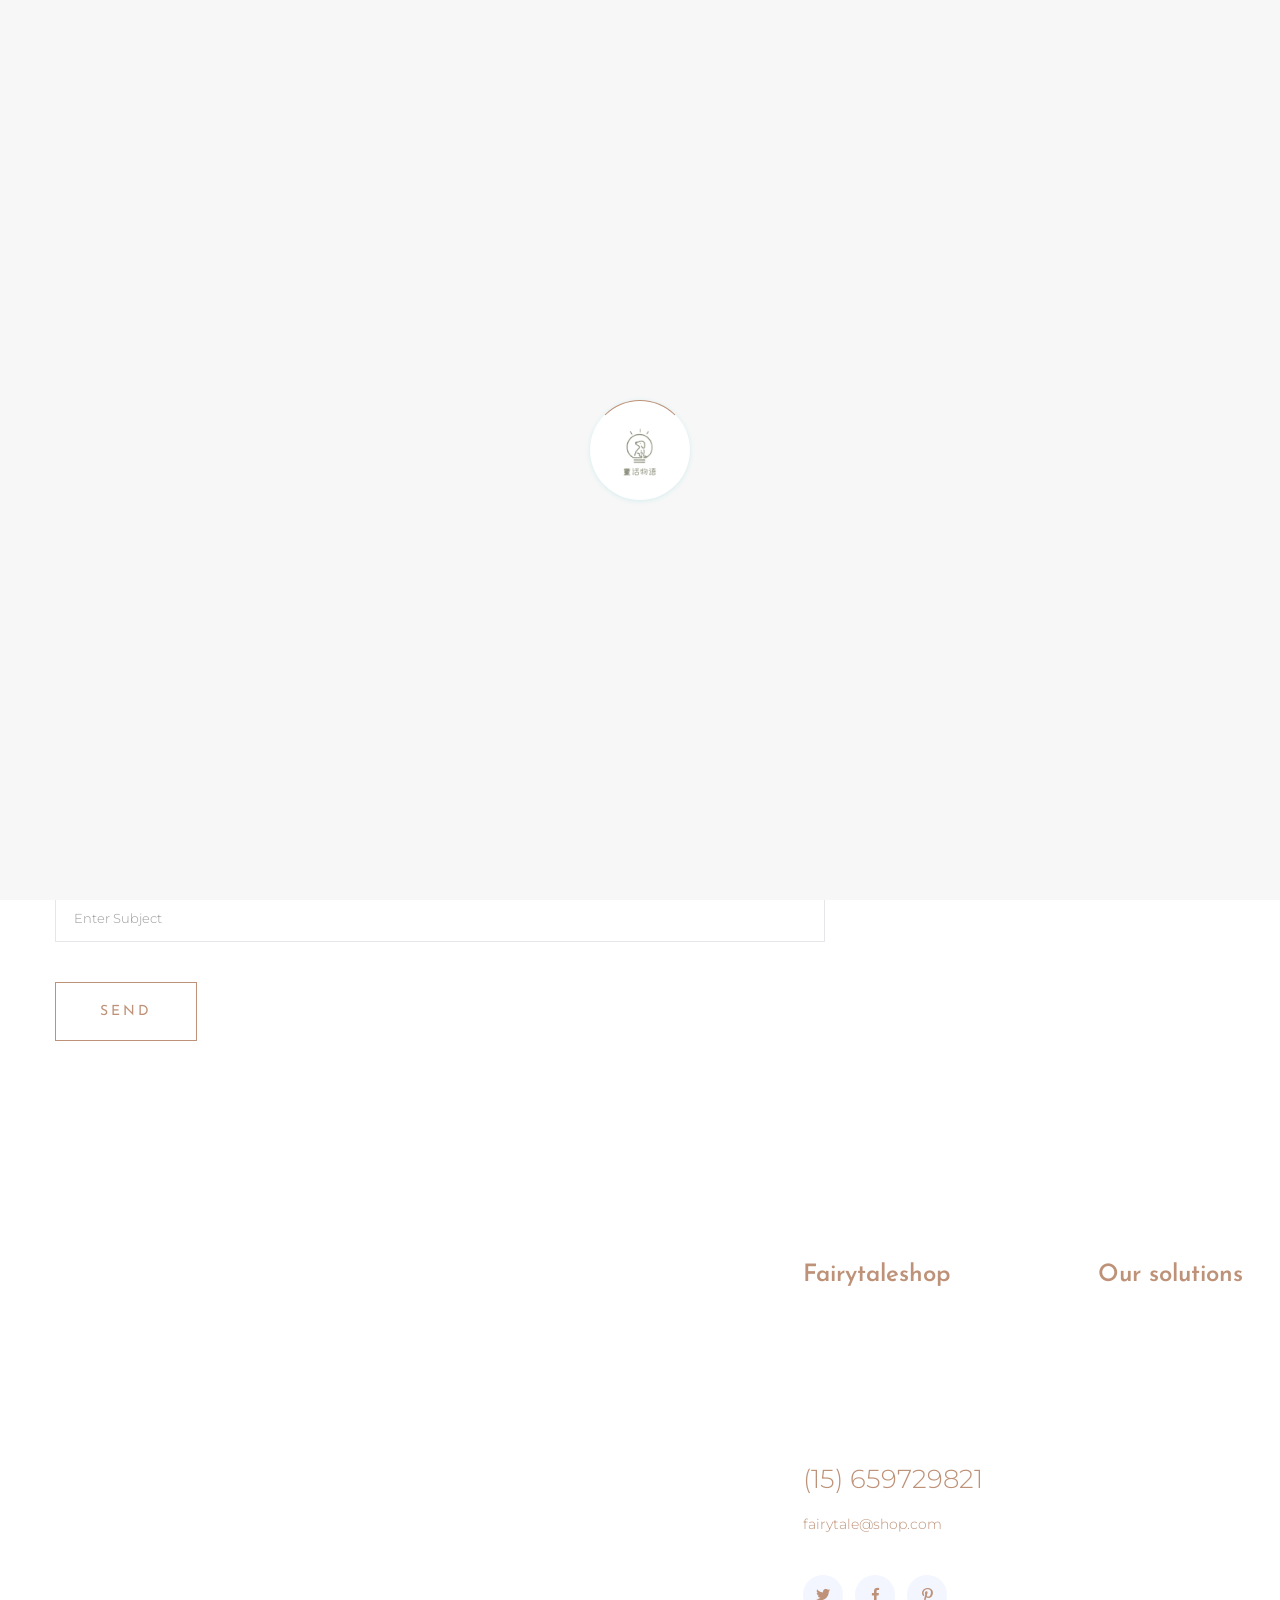
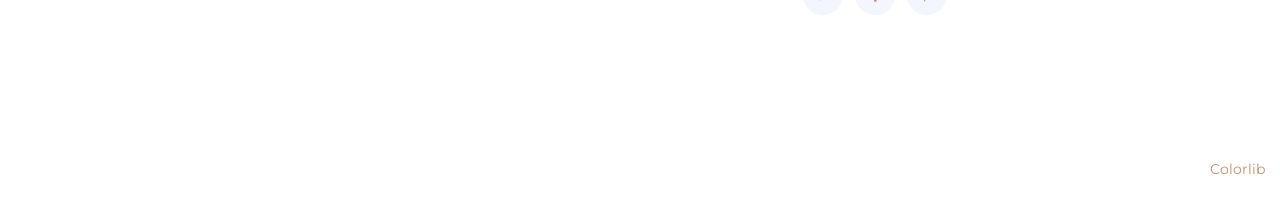
<file: contact.html>
<!DOCTYPE html>
<html class="no-js" lang="zxx">
  <head>
    <meta charset="utf-8" />
    <meta http-equiv="x-ua-compatible" content="ie=edge" />
    <title>Fairytaleshop</title>
    <meta name="description" content="" />
    <meta name="viewport" content="width=device-width, initial-scale=1" />
    <link rel="manifest" href="site.webmanifest" />
    <link
      rel="shortcut icon"
      type="image/x-icon"
      href="assets/img/logoApp.ico"
    />

    <!-- CSS here -->
    <link rel="stylesheet" href="assets/css/bootstrap.min.css" />
    <link rel="stylesheet" href="assets/css/owl.carousel.min.css" />
    <link rel="stylesheet" href="assets/css/slicknav.css" />
    <link rel="stylesheet" href="assets/css/flaticon.css" />
    <link rel="stylesheet" href="assets/css/progressbar_barfiller.css" />
    <link rel="stylesheet" href="assets/css/gijgo.css" />
    <link rel="stylesheet" href="assets/css/animate.min.css" />
    <link rel="stylesheet" href="assets/css/animated-headline.css" />
    <link rel="stylesheet" href="assets/css/magnific-popup.css" />
    <link rel="stylesheet" href="assets/css/fontawesome-all.min.css" />
    <link rel="stylesheet" href="assets/css/themify-icons.css" />
    <link rel="stylesheet" href="assets/css/slick.css" />
    <link rel="stylesheet" href="assets/css/nice-select.css" />
    <link rel="stylesheet" href="assets/css/style.css" />
  </head>
  <body>
    <!-- ? Preloader Start -->
    <div id="preloader-active">
      <div class="preloader d-flex align-items-center justify-content-center">
        <div class="preloader-inner position-relative">
          <div class="preloader-circle"></div>
          <div class="preloader-img pere-text">
            <img src="assets/img/logo/logoApp.png" alt="" />
          </div>
        </div>
      </div>
    </div>
    <!-- Preloader Start -->
    <header>
      <!-- Header Start -->
      <div class="header-area header_area">
        <div class="main-header">
          <div class="header-bottom header-sticky">
            <!-- Logo -->
            <div class="logo">
              <a href="index.html"
                ><img src="assets/img/logo/logoApp.png" alt=""
              /></a>
            </div>
            <div class="header-left d-flex f-right align-items-center">
              <!-- Main-menu -->
              <div class="main-menu f-right d-none d-lg-block">
                <nav>
                  <ul id="navigation">
                    <li><a href="index.html">Home</a></li>
                    <li><a href="about.html">About</a></li>
                    <li><a href="contact.html">Contact</a></li>
                  </ul>
                </nav>
              </div>
              <!-- left Btn -->
              <div class="header-right-btn f-right d-none d-lg-block ml-30">
                <a href="about.html" class="header-btn">Visit Us</a>
              </div>
            </div>
            <!-- Mobile Menu -->
            <div class="col-12">
              <div class="mobile_menu d-block d-lg-none"></div>
            </div>
          </div>
        </div>
      </div>
      <!-- Header End -->
    </header>
    <main>
      <!--? slider Area Start-->
      <div class="slider-area position-relative">
        <div class="slider-active">
          <!-- Single Slider -->
          <div
            class="single-slider position-relative hero-overly slider-height2 d-flex align-items-center"
            data-background="assets/img/hero/h1_hero.png"
          >
            <div class="container">
              <div class="row d-flex justify-content-center">
                <div class="col-xl-6 col-lg-6 text-center">
                  <div class="hero-caption hero-caption2">
                    <h2 data-animation="fadeInLeft" data-delay=".4s">
                      contact
                    </h2>
                  </div>
                </div>
              </div>
            </div>
          </div>
        </div>
      </div>
      <!-- slider Area End-->
      <!--?  Contact Area start  -->
      <section class="contact-section">
        <div class="container">
          <div class="row">
            <div class="col-12">
              <h2 class="contact-title">Get in Touch</h2>
            </div>
            <div class="col-lg-8">
              <form
                class="form-contact contact_form"
                action="contact_process.php"
                method="post"
                id="contactForm"
                novalidate="novalidate"
              >
                <div class="row">
                  <div class="col-12">
                    <div class="form-group">
                      <textarea
                        class="form-control w-100"
                        name="message"
                        id="message"
                        cols="30"
                        rows="9"
                        onfocus="this.placeholder = ''"
                        onblur="this.placeholder = 'Enter Message'"
                        placeholder=" Enter Message"
                      ></textarea>
                    </div>
                  </div>
                  <div class="col-sm-6">
                    <div class="form-group">
                      <input
                        class="form-control valid"
                        name="name"
                        id="name"
                        type="text"
                        onfocus="this.placeholder = ''"
                        onblur="this.placeholder = 'Enter your name'"
                        placeholder="Enter your name"
                      />
                    </div>
                  </div>
                  <div class="col-sm-6">
                    <div class="form-group">
                      <input
                        class="form-control valid"
                        name="email"
                        id="email"
                        type="email"
                        onfocus="this.placeholder = ''"
                        onblur="this.placeholder = 'Enter email address'"
                        placeholder="Email"
                      />
                    </div>
                  </div>
                  <div class="col-12">
                    <div class="form-group">
                      <input
                        class="form-control"
                        name="subject"
                        id="subject"
                        type="text"
                        onfocus="this.placeholder = ''"
                        onblur="this.placeholder = 'Enter Subject'"
                        placeholder="Enter Subject"
                      />
                    </div>
                  </div>
                </div>
                <div class="form-group mt-3">
                  <button
                    type="submit"
                    class="button button-contactForm boxed-btn"
                  >
                    Send
                  </button>
                </div>
              </form>
            </div>
            <div class="col-lg-3 offset-lg-1">
              <div class="media contact-info">
                <span class="contact-info__icon"><i class="ti-home"></i></span>
                <div class="media-body">
                  <h3>QUANZHOU, FUJIAN</h3>
                  <!-- <p>Rosemead, CA 91770</p> -->
                </div>
              </div>
              <div class="media contact-info">
                <span class="contact-info__icon"
                  ><i class="ti-tablet"></i
                ></span>
                <div class="media-body">
                  <h3>+15 659729821</h3>
                  <p>Mon to Fri 9am to 6pm</p>
                </div>
              </div>
              <div class="media contact-info">
                <span class="contact-info__icon"><i class="ti-email"></i></span>
                <div class="media-body">
                  <h3>fairytale@shop.com</h3>
                  <p>Send us your question anytime!</p>
                </div>
              </div>
            </div>
          </div>
        </div>
      </section>
      <!-- Contact Area End -->
    </main>
    <footer>
      <div
        class="footer-wrapper section-bg2 pl-100"
        data-background="assets/img/gallery/footer-bg.png"
      >
        <!-- Footer Start-->
        <div class="footer-area footer-padding">
          <div class="container">
            <div class="row justify-content-end">
              <div class="col-xl-3 col-lg-4 col-md-4 col-sm-6">
                <div class="single-footer-caption mb-50">
                  <div class="single-footer-caption mb-30">
                    <!-- logo -->
                    <!-- <div class="footer-logo mb-35"> -->
                    <a href="index.html">
                      <h4
                        style="
                          color: #be9278;
                          font-size: 24px;
                          font-weight: 600;
                        "
                      >
                        Fairytaleshop
                      </h4>
                      <!-- <img src="assets/img/logo/logoApp.png" alt=""
                        /> -->
                    </a>
                    <!-- </div> -->
                    <div class="footer-tittle">
                      <div class="footer-pera">
                        <p>
                          We hope this information is helpful, and we look
                          forward to welcoming you as a member of our store!
                        </p>
                      </div>
                      <ul class="mb-40">
                        <li class="number">
                          <a href="#">(15) 659729821</a>
                        </li>
                        <li class="number2">
                          <a href="#">fairytale@shop.com</a>
                        </li>
                      </ul>
                    </div>
                    <!-- social -->
                    <div class="footer-social">
                      <a href="#"><i class="fab fa-twitter"></i></a>
                      <a href="https://bit.ly/sai4ull"
                        ><i class="fab fa-facebook-f"></i
                      ></a>
                      <a href="#"><i class="fab fa-pinterest-p"></i></a>
                    </div>
                  </div>
                </div>
              </div>
              <div class="col-xl-2 col-lg-4 col-md-4 col-sm-6">
                <div class="single-footer-caption">
                  <div class="footer-tittle">
                    <h4 style="margin-bottom: 10px">Our solutions</h4>
                    <ul>
                      <li><a href="index.html">Home</a></li>
                      <li><a href="about.html">About</a></li>
                      <li><a href="contact.html">Contact</a></li>
                    </ul>
                  </div>
                </div>
              </div>
            </div>
          </div>
        </div>
        <!-- footer-bottom area -->
        <div class="footer-bottom-area">
          <div class="container">
            <div class="footer-border">
              <div class="row align-items-center">
                <div class="col-xl-12">
                  <div class="footer-copy-right text-right">
                    <p>
                      <!-- Link back to Colorlib can't be removed. Template is licensed under CC BY 3.0. -->
                      Copyright &copy;
                      <script>
                        document.write(new Date().getFullYear())
                      </script>
                      All rights reserved | This template is made with
                      <i class="fa fa-heart" aria-hidden="true"></i> by
                      <a href="https://colorlib.com" target="_blank"
                        >Colorlib</a
                      >
                      <!-- Link back to Colorlib can't be removed. Template is licensed under CC BY 3.0. -->
                    </p>
                  </div>
                </div>
              </div>
            </div>
          </div>
        </div>
        <!-- Footer End-->
        <!-- Map -->
        <div class="map-area">
          <div class="map-area">
            <iframe
              src="https://www.google.com/maps/embed?pb=!1m18!1m12!1m3!1d231605.37402174814!2d118.41886599748258!3d24.90364436288962!2m3!1f0!2f0!3f0!3m2!1i1024!2i768!4f13.1!3m3!1m2!1s0x3414d42b1f3e5715%3A0x4335ae0bb208b109!2sQuanzhou%2C%20Fujian%2C%20Tiongkok!5e0!3m2!1sid!2sid!4v1700621803892!5m2!1sid!2sid"
              width="600"
              height="450"
              style="border: 0"
              allowfullscreen=""
              loading="lazy"
              referrerpolicy="no-referrer-when-downgrade"
            ></iframe>
          </div>
        </div>
      </div>
    </footer>
    <!-- Scroll Up -->
    <div id="back-top">
      <a title="Go to Top" href="#"> <i class="fas fa-level-up-alt"></i></a>
    </div>
    <!-- JS here -->

    <script src="./assets/js/vendor/modernizr-3.5.0.min.js"></script>
    <!-- Jquery, Popper, Bootstrap -->
    <script src="./assets/js/vendor/jquery-1.12.4.min.js"></script>
    <script src="./assets/js/popper.min.js"></script>
    <script src="./assets/js/bootstrap.min.js"></script>
    <!-- Jquery Mobile Menu -->
    <script src="./assets/js/jquery.slicknav.min.js"></script>

    <!-- Jquery Slick , Owl-Carousel Plugins -->
    <script src="./assets/js/owl.carousel.min.js"></script>
    <script src="./assets/js/slick.min.js"></script>
    <!-- One Page, Animated-HeadLin -->
    <script src="./assets/js/wow.min.js"></script>
    <script src="./assets/js/animated.headline.js"></script>
    <script src="./assets/js/jquery.magnific-popup.js"></script>

    <!-- Date Picker -->
    <script src="./assets/js/gijgo.min.js"></script>
    <!-- Nice-select, sticky -->
    <script src="./assets/js/jquery.nice-select.min.js"></script>
    <script src="./assets/js/jquery.sticky.js"></script>

    <!-- counter , waypoint,Hover Direction -->
    <script src="./assets/js/jquery.counterup.min.js"></script>
    <script src="./assets/js/waypoints.min.js"></script>
    <script src="./assets/js/jquery.countdown.min.js"></script>
    <script src="./assets/js/hover-direction-snake.min.js"></script>

    <!-- contact js -->
    <script src="./assets/js/contact.js"></script>
    <script src="./assets/js/jquery.form.js"></script>
    <script src="./assets/js/jquery.validate.min.js"></script>
    <script src="./assets/js/mail-script.js"></script>
    <script src="./assets/js/jquery.ajaxchimp.min.js"></script>

    <!-- Jquery Plugins, main Jquery -->
    <script src="./assets/js/plugins.js"></script>
    <script src="./assets/js/main.js"></script>
  </body>
</html>
</file>
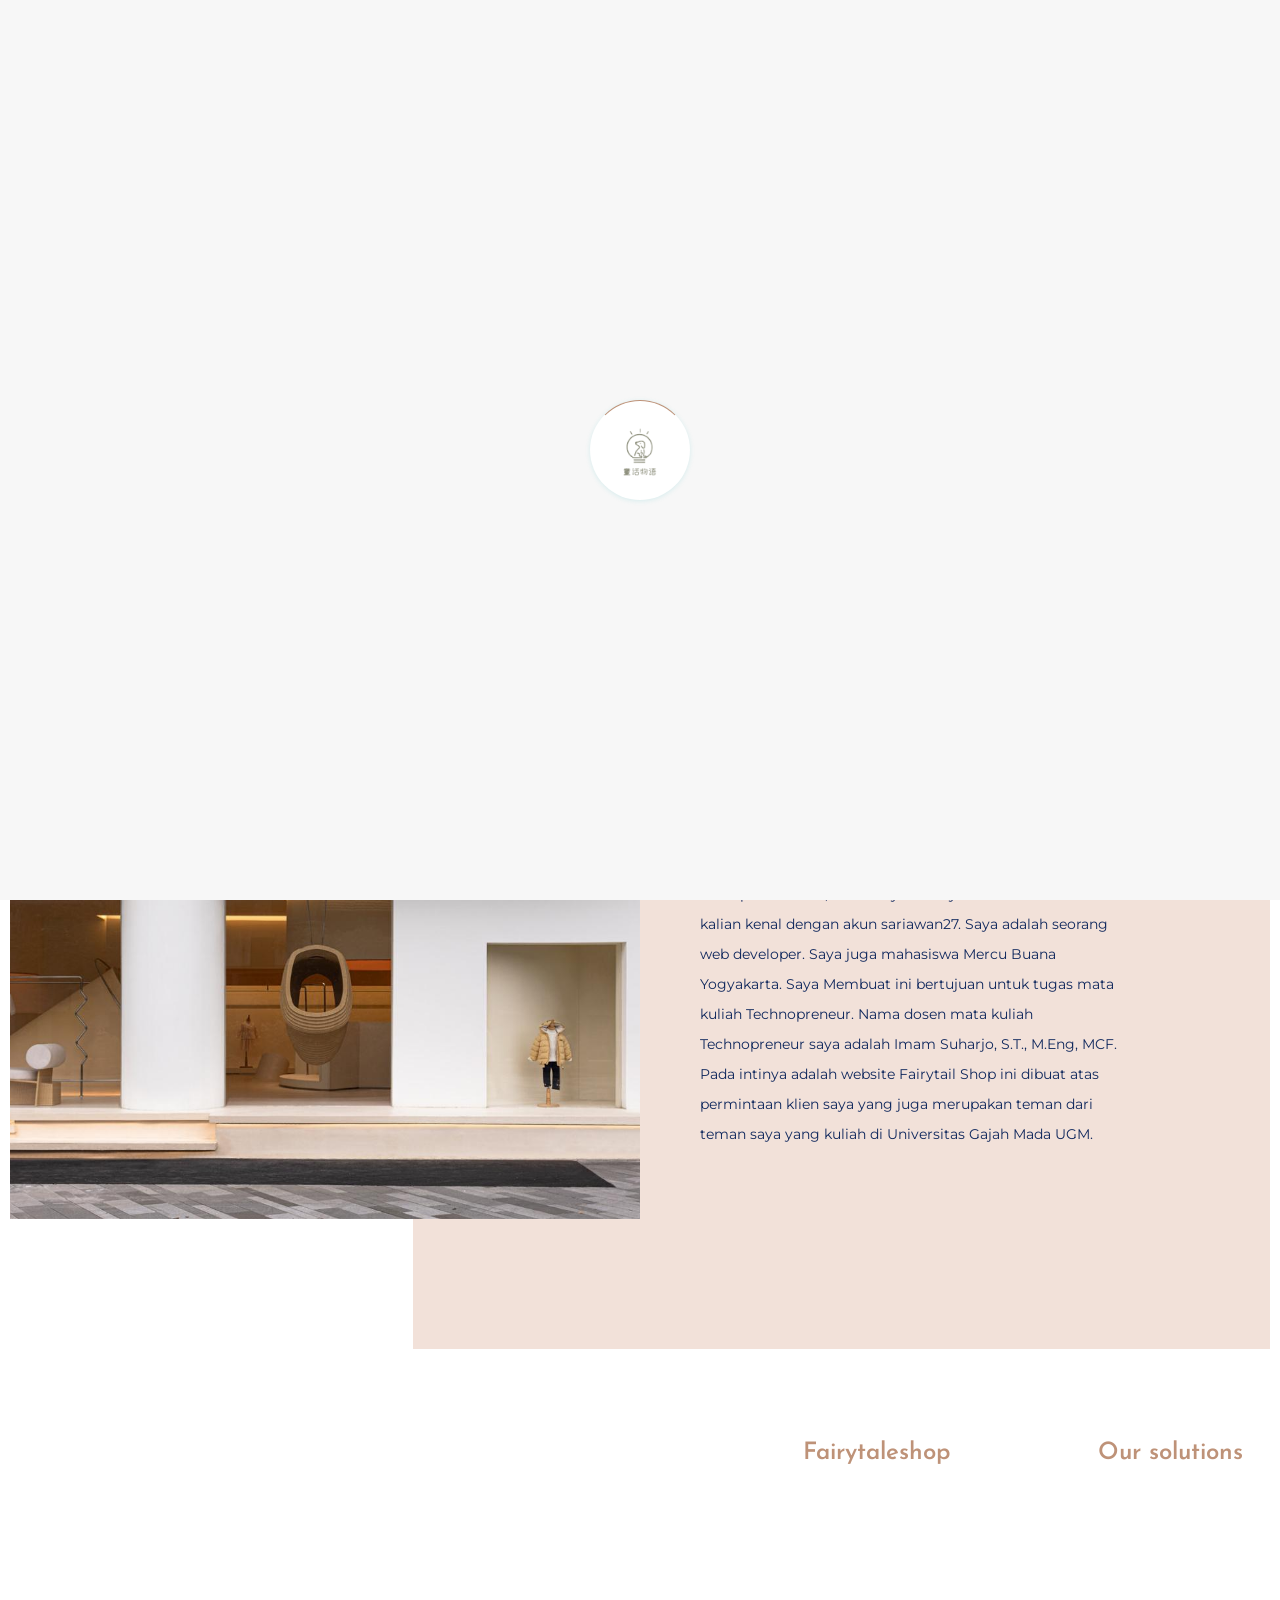
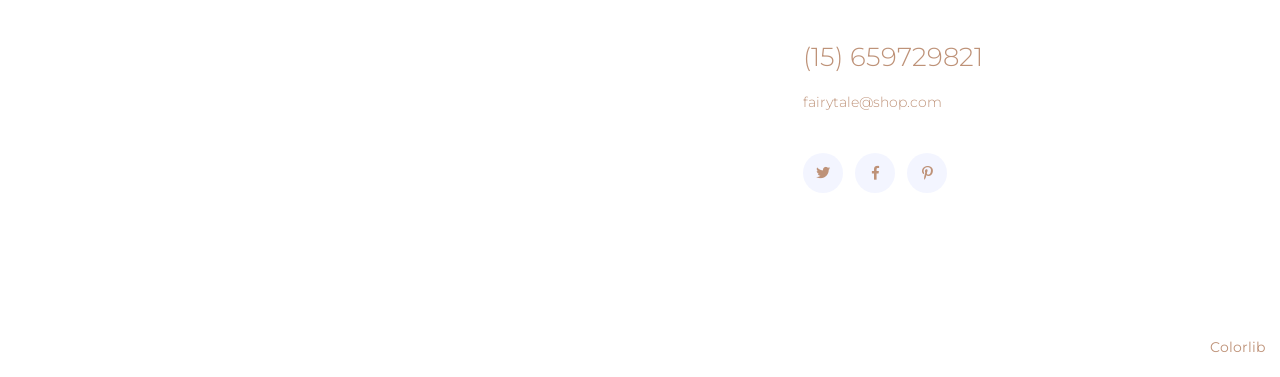
<file: copyright.html>
<!DOCTYPE html>
<html class="no-js" lang="zxx">
  <head>
    <meta charset="utf-8" />
    <meta http-equiv="x-ua-compatible" content="ie=edge" />
    <title>Fairytaleshop</title>
    <meta name="description" content="" />
    <meta name="viewport" content="width=device-width, initial-scale=1" />
    <link rel="manifest" href="site.webmanifest" />
    <link
      rel="shortcut icon"
      type="image/x-icon"
      href="assets/img/logoApp.ico"
    />

    <!-- CSS here -->
    <link rel="stylesheet" href="assets/css/bootstrap.min.css" />
    <link rel="stylesheet" href="assets/css/owl.carousel.min.css" />
    <link rel="stylesheet" href="assets/css/slicknav.css" />
    <link rel="stylesheet" href="assets/css/flaticon.css" />
    <link rel="stylesheet" href="assets/css/progressbar_barfiller.css" />
    <link rel="stylesheet" href="assets/css/gijgo.css" />
    <link rel="stylesheet" href="assets/css/animate.min.css" />
    <link rel="stylesheet" href="assets/css/animated-headline.css" />
    <link rel="stylesheet" href="assets/css/magnific-popup.css" />
    <link rel="stylesheet" href="assets/css/fontawesome-all.min.css" />
    <link rel="stylesheet" href="assets/css/themify-icons.css" />
    <link rel="stylesheet" href="assets/css/slick.css" />
    <link rel="stylesheet" href="assets/css/nice-select.css" />
    <link rel="stylesheet" href="assets/css/style.css" />
    <style>
      .lightbox:hover {
        /* opacity: 0.7; */
        background-color: rgba(46, 132, 206, 0.7);
        transition: 0.4s;
      }

      .lightbox:hover:after,
      .lightbox:hover:before {
        opacity: 0.7;
        background-color: rgba(46, 132, 206, 1);
        transition: 0.4s;
      }
      .lightbox img:hover {
        opacity: 0.7;
      }
    </style>
  </head>
  <body>
    <!-- ? Preloader Start -->
    <div id="preloader-active">
      <div class="preloader d-flex align-items-center justify-content-center">
        <div class="preloader-inner position-relative">
          <div class="preloader-circle"></div>
          <div class="preloader-img pere-text">
            <img src="assets/img/logo/logoApp.png" alt="" />
          </div>
        </div>
      </div>
    </div>
    <!-- Preloader Start-->
    <header>
      <!-- Header Start -->
      <div class="header-area header_area">
        <div class="main-header">
          <div class="header-bottom header-sticky">
            <!-- Logo -->
            <div class="logo">
              <a href="index.html"
                ><img src="assets/img/logo/logoApp.png" alt=""
              /></a>
            </div>
            <div class="header-left d-flex f-right align-items-center">
              <!-- Main-menu -->
              <div class="main-menu f-right d-none d-lg-block">
                <nav>
                  <ul id="navigation">
                    <li><a href="index.html">Home</a></li>
                    <li><a href="about.html">About</a></li>
                    <li><a href="contact.html">Contact</a></li>
                  </ul>
                </nav>
              </div>
              <!-- left Btn -->
              <div class="header-right-btn f-right d-none d-lg-block ml-30">
                <a href="about.html" class="header-btn">Visit Us</a>
              </div>
            </div>
            <!-- Mobile Menu -->
            <div class="col-12">
              <div class="mobile_menu d-block d-lg-none"></div>
            </div>
          </div>
        </div>
      </div>
      <!-- Header End -->
    </header>
    <main>
      <!--? slider Area Start-->
      <div class="slider-area position-relative">
        <div class="slider-active">
          <!-- Single Slider -->
          <div
            class="single-slider position-relative hero-overly slider-height2 d-flex align-items-center"
            data-background="assets/img/hero/h1_hero.png"
          >
            <div class="container">
              <div class="row d-flex justify-content-center">
                <div class="col-xl-6 col-lg-6 text-center">
                  <div class="hero-caption hero-caption2">
                    <h2 data-animation="fadeInLeft" data-delay=".4s">
                      My Post
                    </h2>
                  </div>
                </div>
              </div>
            </div>
            <!-- Left img -->
          </div>
        </div>
      </div>
      <!-- slider Area End-->
      <!--? Visit Our Tailor Start -->
      <section class="visit-tailor-area fix mt-margin">
        <!--Right Contents  -->
        <div class="tailor-offers"></div>
        <!-- left Contents -->
        <div class="tailor-details">
          <h2>Tentang Pembuat<br /></h2>
          <p class="pera-top">Fairytaleshop</p>
          <p class="pera-bottom">
              Hallo perkenalkan, nama saya Adhitya Eka Permana. Bisa kalian kenal dengan akun sariawan27. Saya adalah seorang web developer. Saya juga mahasiswa Mercu Buana Yogyakarta. Saya Membuat ini bertujuan untuk tugas mata kuliah Technopreneur. Nama dosen mata kuliah Technopreneur saya adalah Imam Suharjo, S.T., M.Eng, MCF. Pada intinya adalah website Fairytail Shop ini dibuat atas permintaan klien saya yang juga merupakan teman dari teman saya yang kuliah di Universitas Gajah Mada UGM.
          </p>
        </div>
      </section>
      <!-- Visit Our Tailor End -->
      <!--? Services Area Start -->
      <!--? Services Area End -->
      <!--? video_start -->
      <!-- video_end -->
      <!--? Testimonial Area Start -->
      <!--? Testimonial Area End -->
      <!--? instagram-social start -->
      <!-- instagram-social End -->
    </main>
    <footer>
      <div
        class="footer-wrapper section-bg2 pl-100"
        data-background="assets/img/gallery/footer-bg.png"
      >
        <!-- Footer Start-->
        <div class="footer-area footer-padding">
          <div class="container">
            <div class="row justify-content-end">
              <div class="col-xl-3 col-lg-4 col-md-4 col-sm-6">
                <div class="single-footer-caption mb-50">
                  <div class="single-footer-caption mb-30">
                    <!-- logo -->
                    <!-- <div class="footer-logo mb-35"> -->
                    <a href="index.html">
                      <h4
                        style="
                          color: #be9278;
                          font-size: 24px;
                          font-weight: 600;
                        "
                      >
                        Fairytaleshop
                      </h4>
                      <!-- <img src="assets/img/logo/logoApp.png" alt=""
                        /> -->
                    </a>
                    <!-- </div> -->
                    <div class="footer-tittle">
                      <div class="footer-pera">
                        <p>
                          We hope this information is helpful, and we look
                          forward to welcoming you as a member of our store!
                        </p>
                      </div>
                      <ul class="mb-40">
                        <li class="number">
                          <a href="#">(15) 659729821</a>
                        </li>
                        <li class="number2">
                          <a href="#">fairytale@shop.com</a>
                        </li>
                      </ul>
                    </div>
                    <!-- social -->
                    <div class="footer-social">
                      <a href="#"><i class="fab fa-twitter"></i></a>
                      <a href="https://bit.ly/sai4ull"
                        ><i class="fab fa-facebook-f"></i
                      ></a>
                      <a href="#"><i class="fab fa-pinterest-p"></i></a>
                    </div>
                  </div>
                </div>
              </div>
              <div class="col-xl-2 col-lg-4 col-md-4 col-sm-6">
                <div class="single-footer-caption">
                  <div class="footer-tittle">
                    <h4 style="margin-bottom: 10px">Our solutions</h4>
                    <ul>
                      <li><a href="index.html">Home</a></li>
                      <li><a href="about.html">About</a></li>
                      <li><a href="contact.html">Contact</a></li>
                    </ul>
                  </div>
                </div>
              </div>
            </div>
          </div>
        </div>
        <!-- footer-bottom area -->
        <div class="footer-bottom-area">
          <div class="container">
            <div class="footer-border">
              <div class="row align-items-center">
                <div class="col-xl-12">
                  <div class="footer-copy-right text-right">
                    <p>
                      <!-- Link back to Colorlib can't be removed. Template is licensed under CC BY 3.0. -->
                      Copyright &copy;
                      <script>
                        document.write(new Date().getFullYear())
                      </script>
                      All rights reserved | This template is made with
                      <i class="fa fa-heart" aria-hidden="true"></i> by
                      <a href="https://colorlib.com" target="_blank"
                        >Colorlib</a
                      >
                      <!-- Link back to Colorlib can't be removed. Template is licensed under CC BY 3.0. -->
                    </p>
                  </div>
                </div>
              </div>
            </div>
          </div>
        </div>
        <!-- Footer End-->
        <!-- Map -->
        <div class="map-area">
          <div class="map-area">
            <iframe
              src="https://www.google.com/maps/embed?pb=!1m18!1m12!1m3!1d231605.37402174814!2d118.41886599748258!3d24.90364436288962!2m3!1f0!2f0!3f0!3m2!1i1024!2i768!4f13.1!3m3!1m2!1s0x3414d42b1f3e5715%3A0x4335ae0bb208b109!2sQuanzhou%2C%20Fujian%2C%20Tiongkok!5e0!3m2!1sid!2sid!4v1700621803892!5m2!1sid!2sid"
              width="600"
              height="450"
              style="border: 0"
              allowfullscreen=""
              loading="lazy"
              referrerpolicy="no-referrer-when-downgrade"
            ></iframe>
          </div>
        </div>
      </div>
    </footer>
    <!-- Scroll Up -->
    <div id="back-top">
      <a title="Go to Top" href="#"> <i class="fas fa-level-up-alt"></i></a>
    </div>

    <!-- gallery image modal -->
    <div
      class="modal"
      id="modal"
      tabindex="-1"
      role="dialog"
      aria-hidden="true"
    >
      <div class="modal-dialog modal-dialog-centered modal-xl" role="document">
        <div class="modal-content">
          <div class="modal-body" style="background-color: #aaa">
            <div
              id="carouselIndicators"
              class="carousel slide"
              data-ride="carousel"
            >
              <ol class="carousel-indicators">
                <!-- carousel indicators go here -->
              </ol>
              <div class="carousel-inner">
                <!-- carousel slides go here -->
              </div>
              <a
                class="carousel-control-prev"
                href="#carouselIndicators"
                role="button"
                data-slide="prev"
              >
                <!-- prettier-ignore -->
                <span class="carousel-control-prev-icon" aria-hidden="true"></span>
                <span class="sr-only">Previous</span>
              </a>
              <a
                class="carousel-control-next"
                href="#carouselIndicators"
                role="button"
                data-slide="next"
              >
                <!-- prettier-ignore -->
                <span class="carousel-control-next-icon" aria-hidden="true"></span>
                <span class="sr-only">Next</span>
              </a>
            </div>
          </div>
        </div>
      </div>
    </div>
<!-- Google tag (gtag.js) -->
<script async src="https://www.googletagmanager.com/gtag/js?id=G-9P32M57E2E"></script>
<script>
  window.dataLayer = window.dataLayer || [];
  function gtag(){dataLayer.push(arguments);}
  gtag('js', new Date());

  gtag('config', 'G-9P32M57E2E');
</script>
    <!-- JS here -->
    <script src="./assets/js/vendor/modernizr-3.5.0.min.js"></script>
    <!-- Jquery, Popper, Bootstrap -->
    <script src="./assets/js/vendor/jquery-1.12.4.min.js"></script>
    <!-- <script src="https://unpkg.com/jquery@3.4.1/dist/jquery.slim.min.js"></script> -->
    <script src="./assets/js/popper.min.js"></script>
    <script src="./assets/js/bootstrap.min.js"></script>
    <!-- Jquery Mobile Menu -->
    <script src="./assets/js/jquery.slicknav.min.js"></script>

    <!-- Jquery Slick , Owl-Carousel Plugins -->
    <script src="./assets/js/owl.carousel.min.js"></script>
    <script src="./assets/js/slick.min.js"></script>
    <!-- One Page, Animated-HeadLin -->
    <script src="./assets/js/wow.min.js"></script>
    <script src="./assets/js/animated.headline.js"></script>
    <script src="./assets/js/jquery.magnific-popup.js"></script>

    <!-- Date Picker -->
    <script src="./assets/js/gijgo.min.js"></script>
    <!-- Nice-select, sticky -->
    <script src="./assets/js/jquery.nice-select.min.js"></script>
    <script src="./assets/js/jquery.sticky.js"></script>
    <!-- Progress -->
    <script src="./assets/js/jquery.barfiller.js"></script>

    <!-- counter , waypoint,Hover Direction -->
    <script src="./assets/js/jquery.counterup.min.js"></script>
    <script src="./assets/js/waypoints.min.js"></script>
    <script src="./assets/js/jquery.countdown.min.js"></script>
    <script src="./assets/js/hover-direction-snake.min.js"></script>

    <!-- contact js -->
    <script src="./assets/js/contact.js"></script>
    <script src="./assets/js/jquery.form.js"></script>
    <script src="./assets/js/jquery.validate.min.js"></script>
    <script src="./assets/js/mail-script.js"></script>
    <script src="./assets/js/jquery.ajaxchimp.min.js"></script>

    <!-- Jquery Plugins, main Jquery -->
    <script src="./assets/js/plugins.js"></script>
    <script src="./assets/js/main.js"></script>
    <script>
      ;(({ $ }) => {
        $(() => {
          // Add the indicators and slides.
          // You could just hardcode this into the markup and toggle the active class only.
          $("#modal").on("show.bs.modal", function (event) {
            const $card = $(event.relatedTarget)
            const $cardImages = $("img.card-img-top.card-img-bottom.img-fluid")
            const activeCardIndex = $card.data("index")

            $cardImages.each((i) => {
              $("ol.carousel-indicators").append(
                // prettier-ignore
                `<li data-target="#carouselIndicators" data-slide-to="${i}" class="${i === activeCardIndex ? 'active' : ''}"></li>`,
              )
            })

            $cardImages.each(function (i) {
              $("div.carousel-inner").append(
                // prettier-ignore
                `<div class="carousel-item ${i === activeCardIndex ? 'active' : ''}"><img class="d-block rounded-lg w-100" srcset="${$(this).attr('srcset')}" src="${$(this).attr('src')}" /></div>`,
              )
            })
          })

          // Clean-up
          $("#modal").on("hidden.bs.modal", () => {
            $("ol.carousel-indicators").empty()
            $("div.carousel-inner").empty()
          })
        })
      })(window)
    </script>
  </body>
</html>
</file>
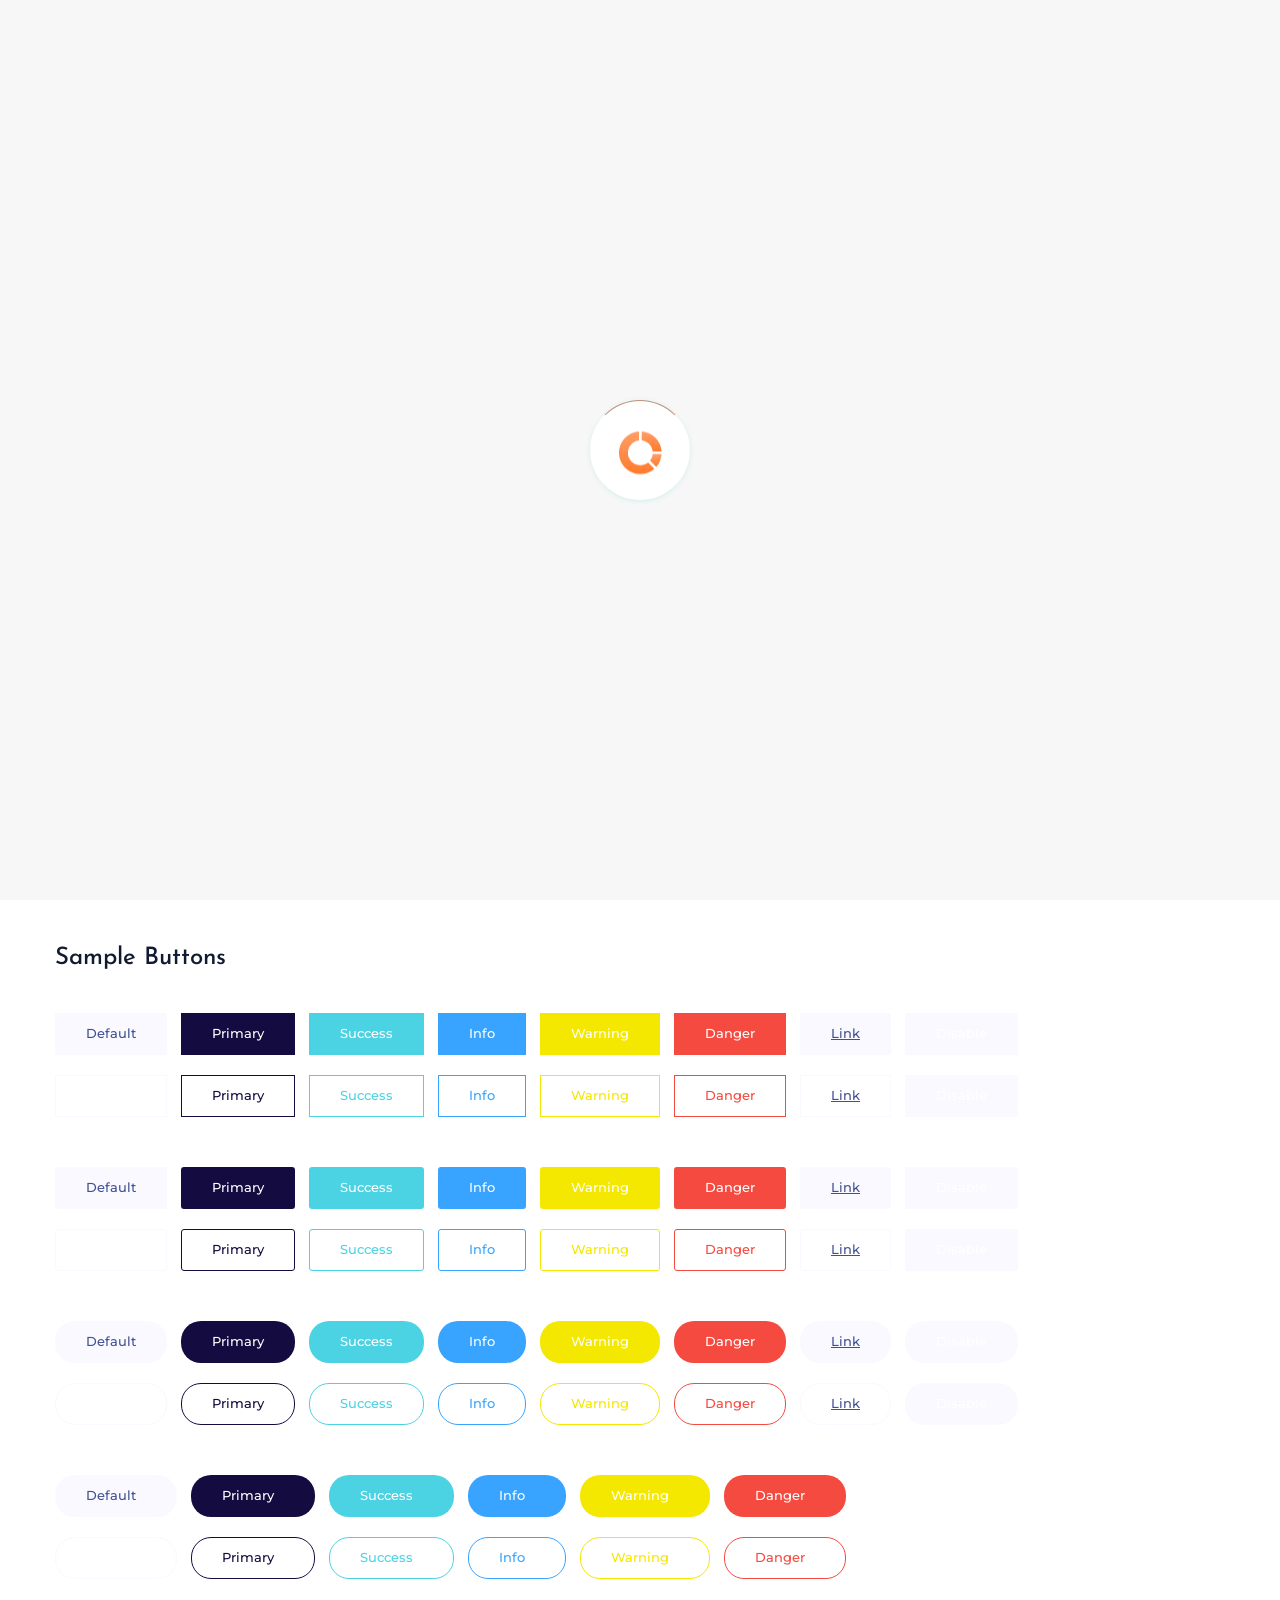
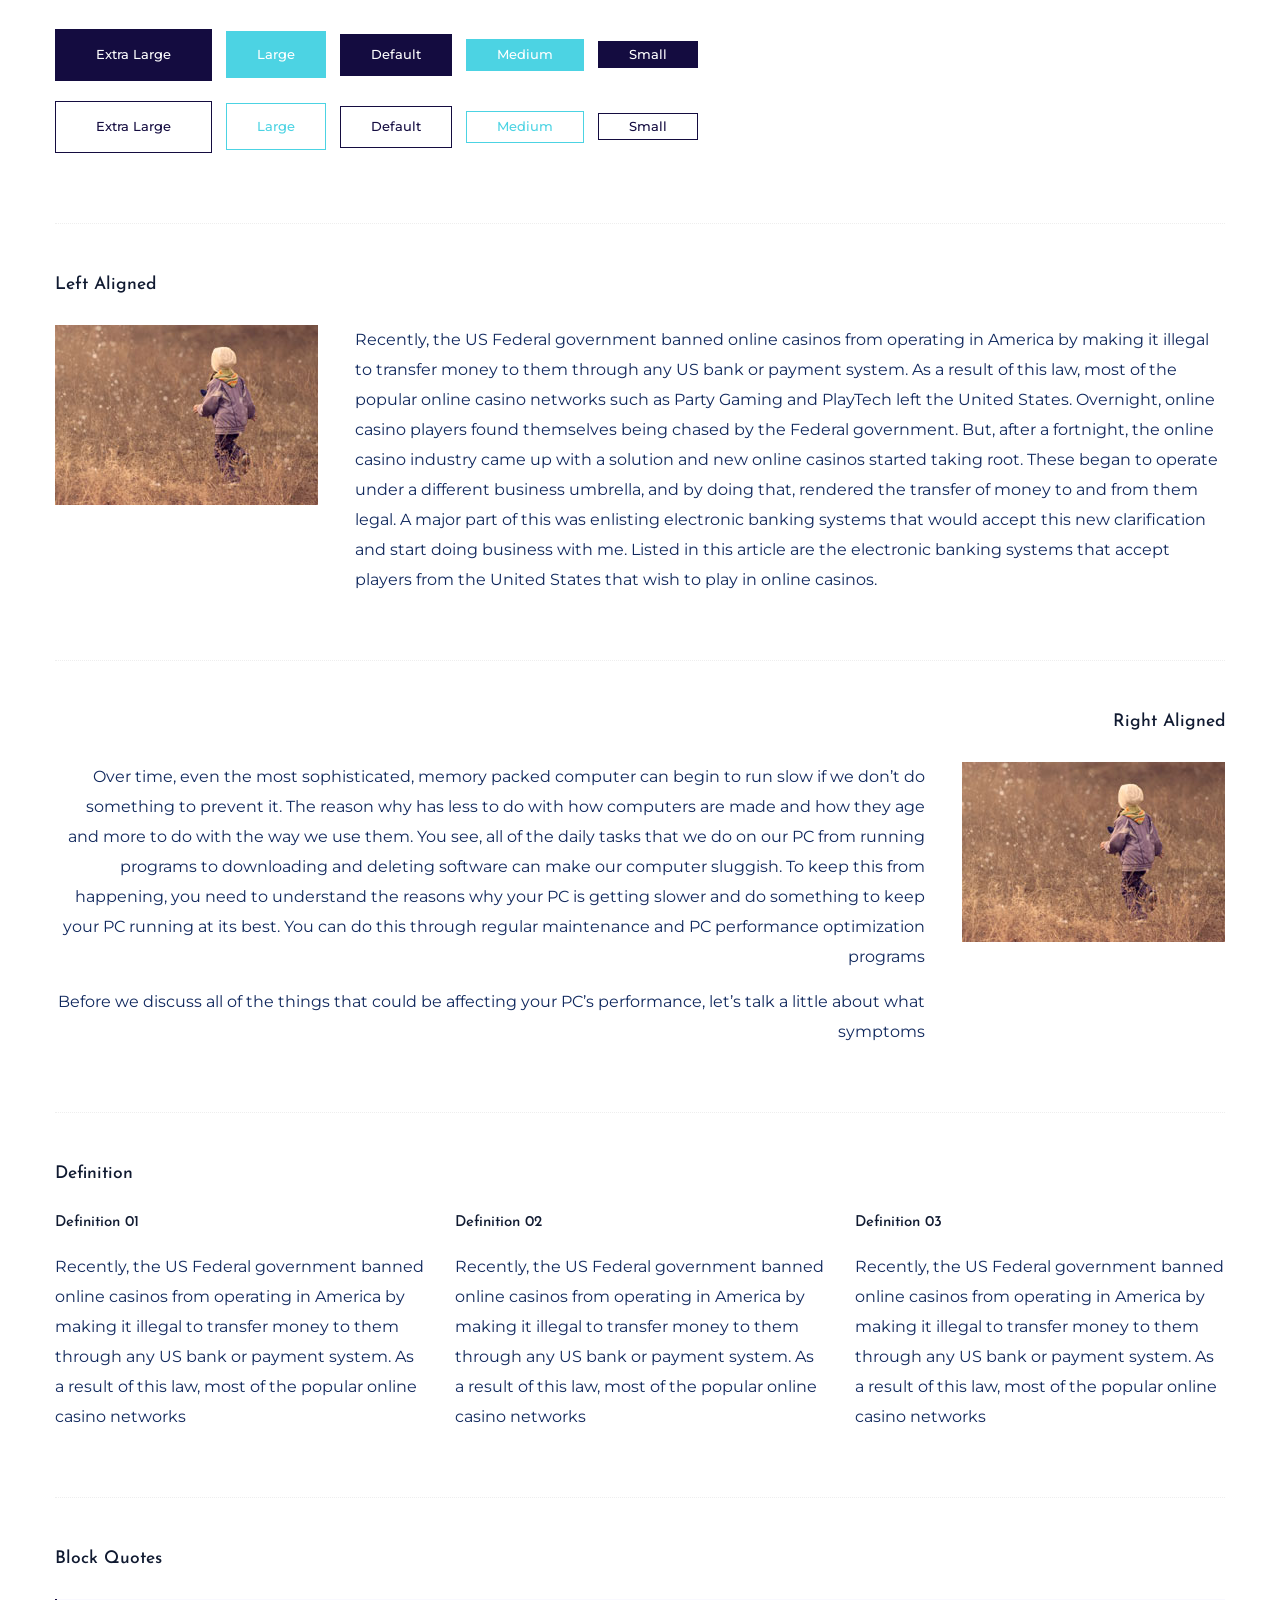
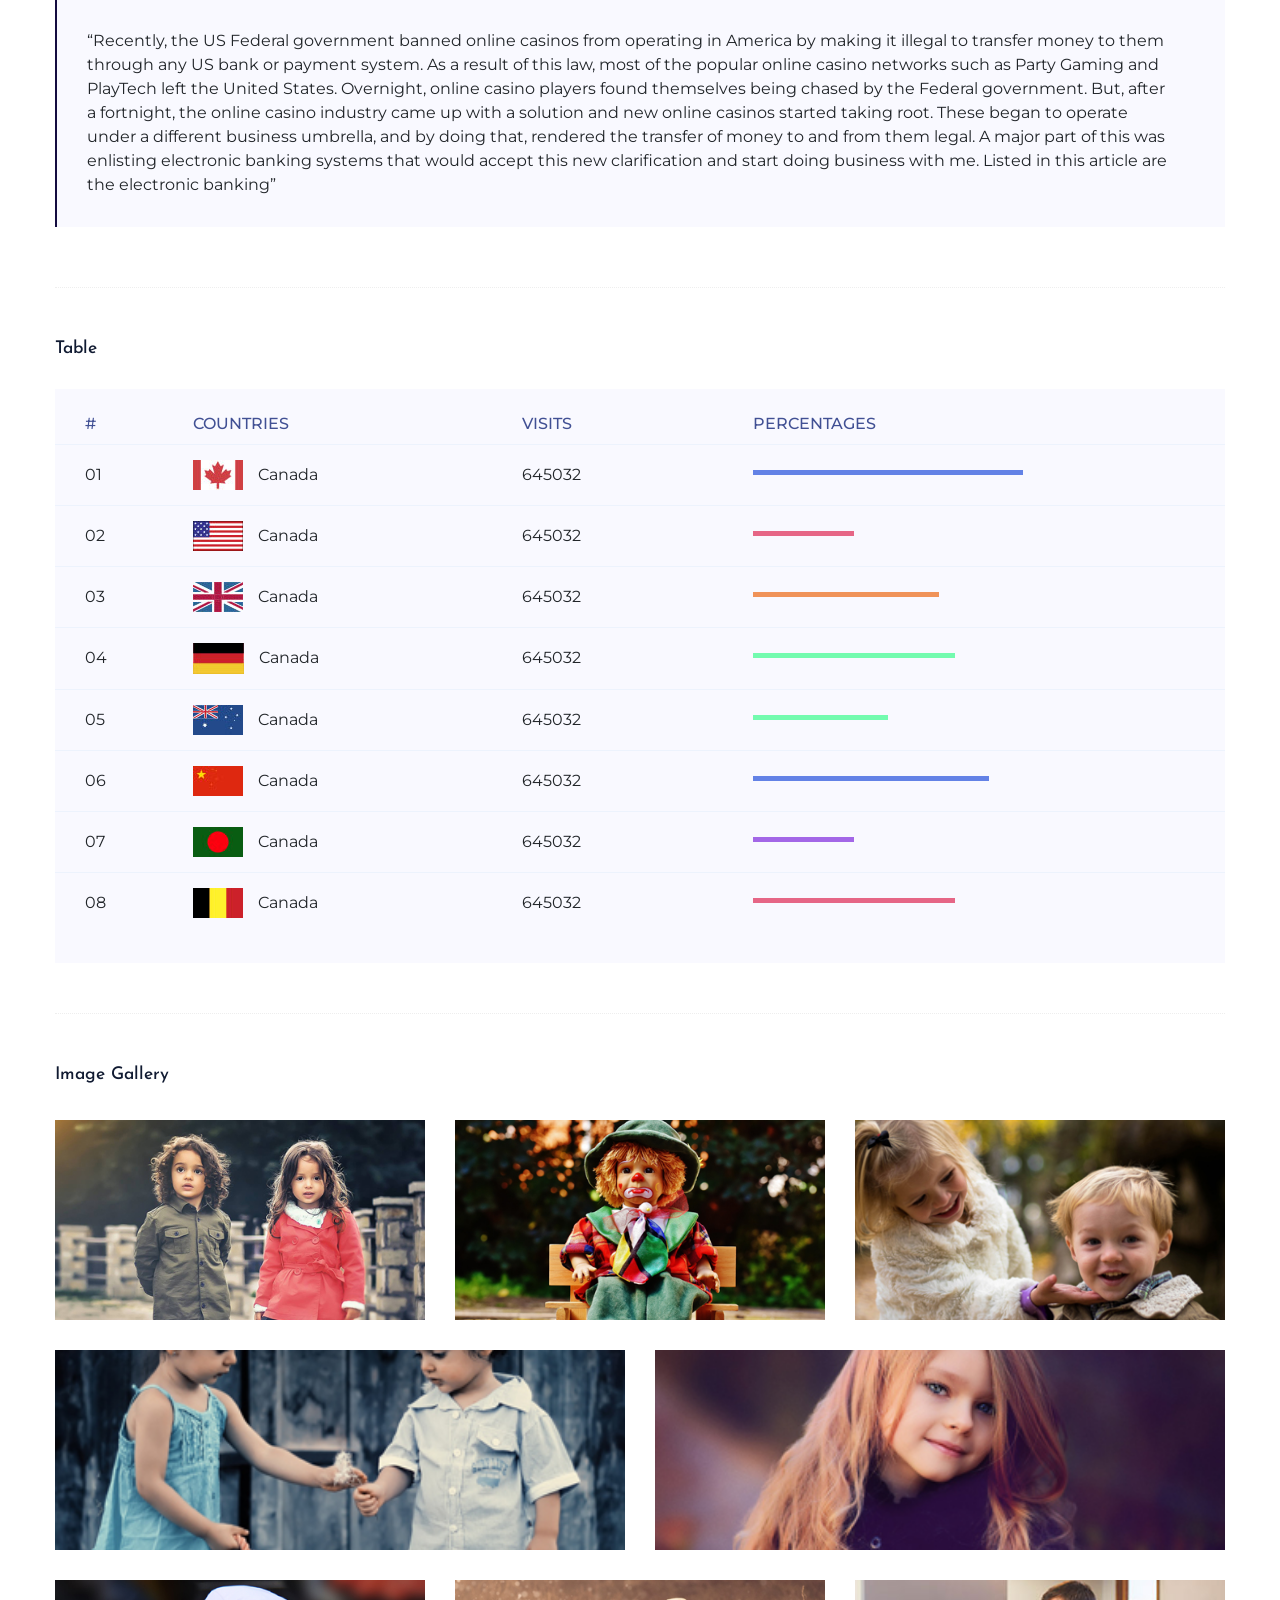
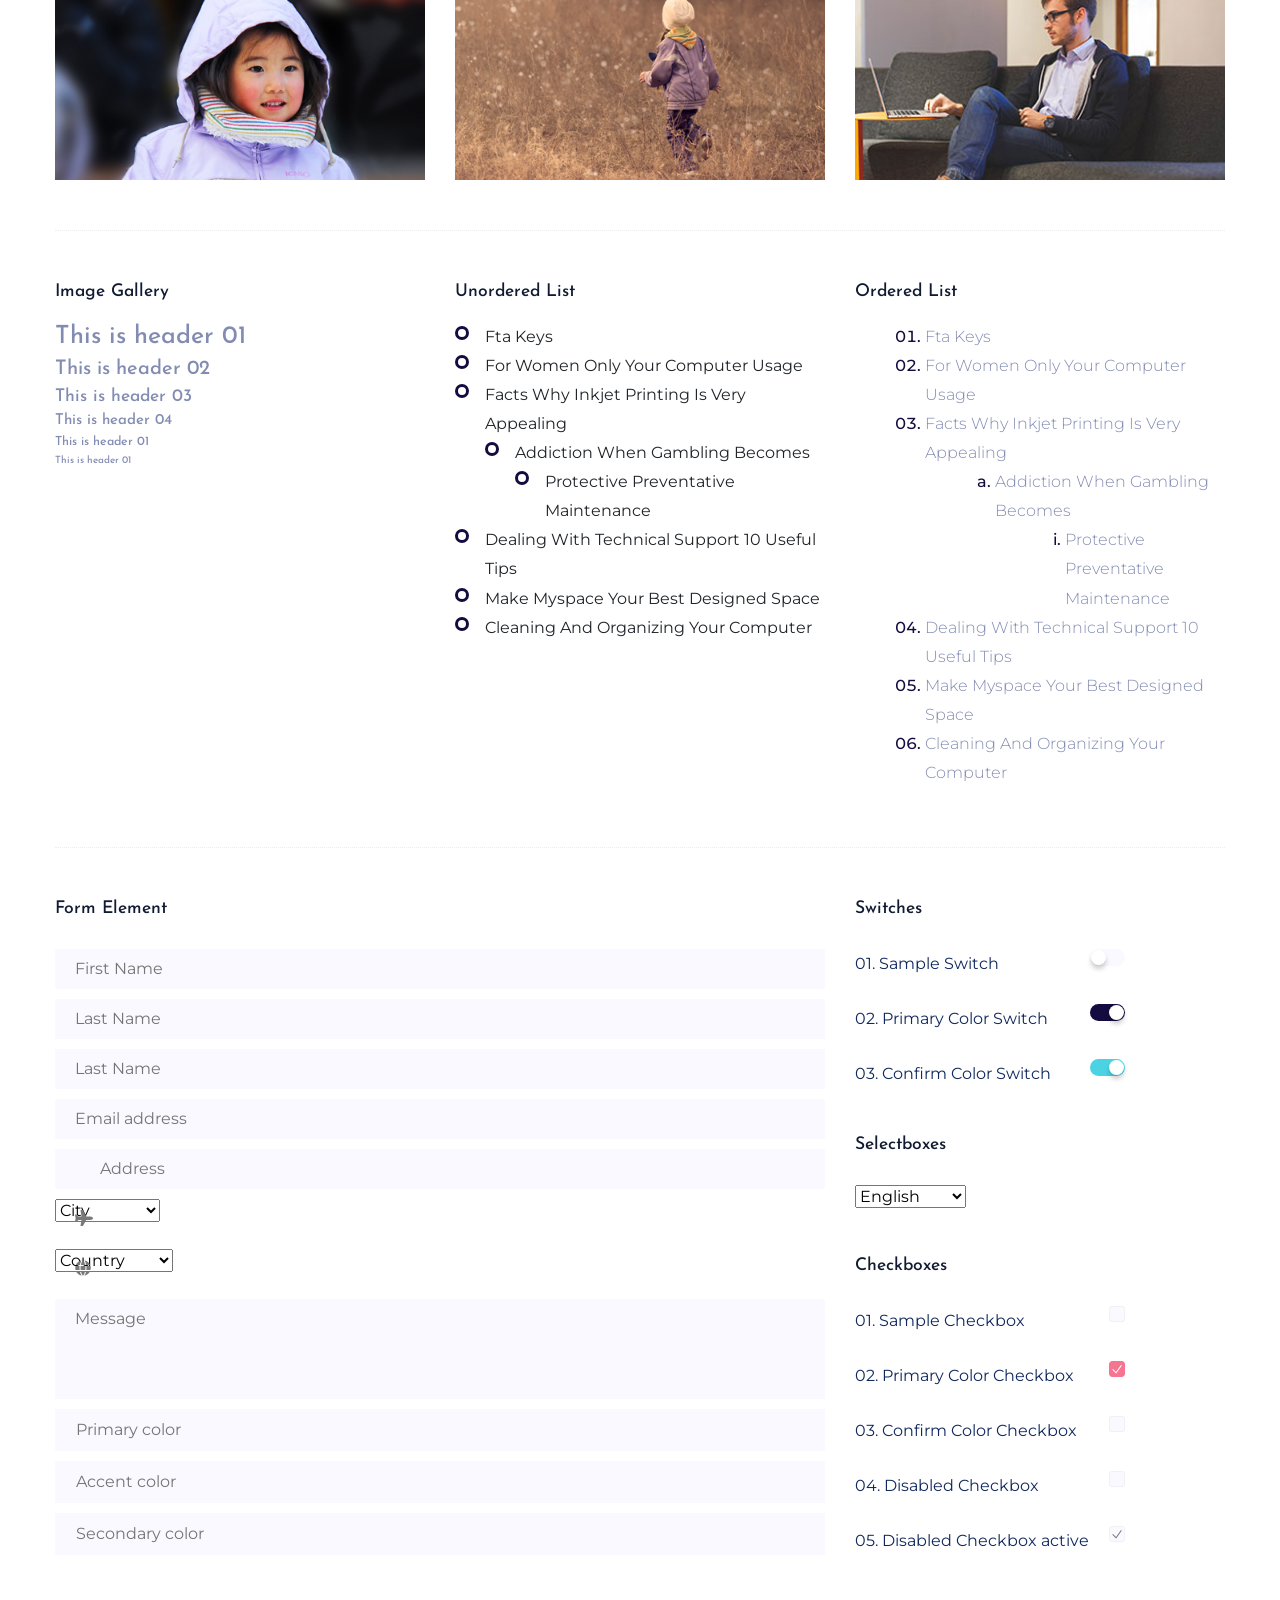
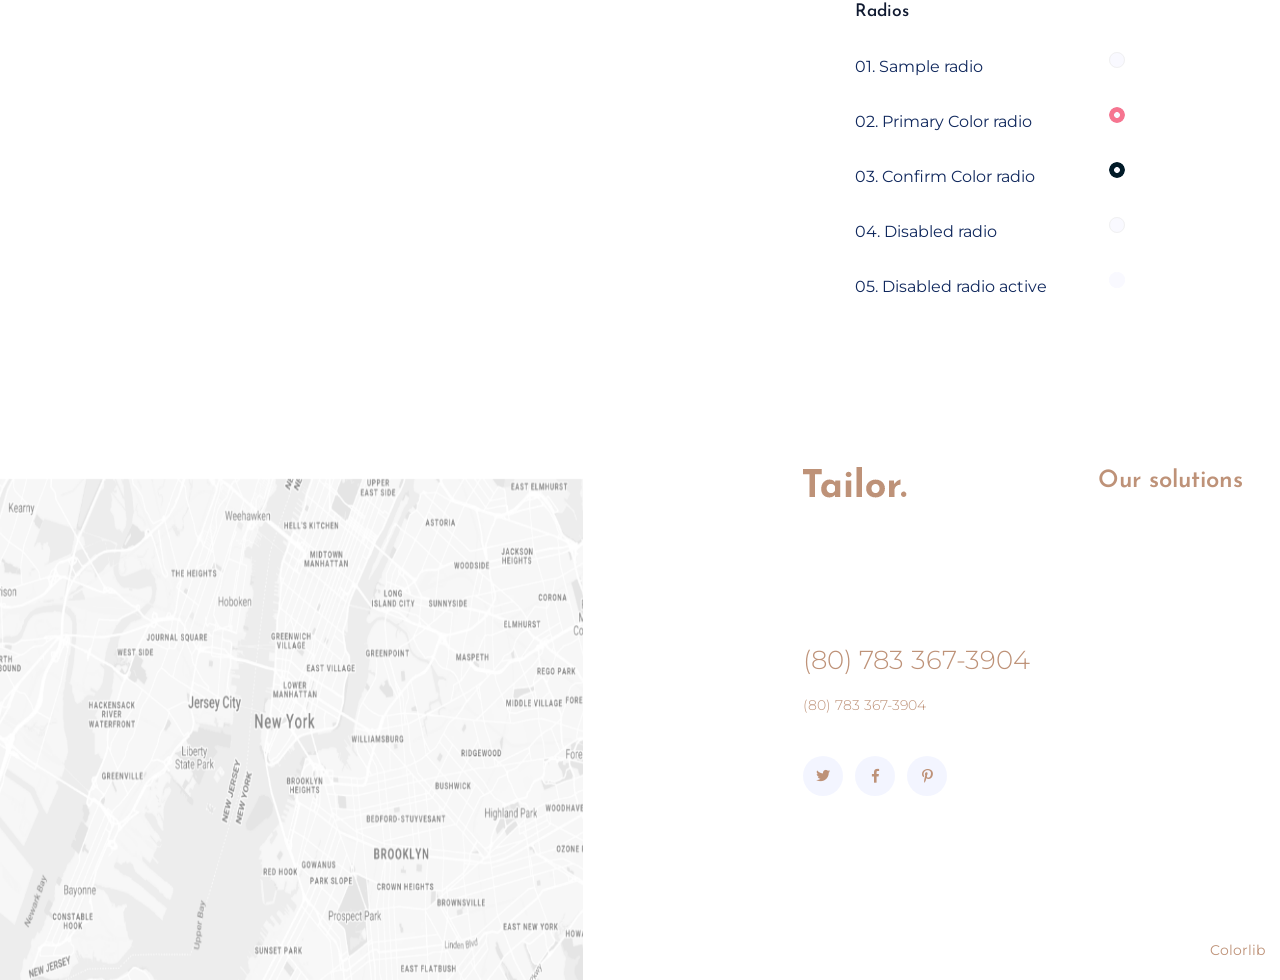
<file: elements.html>
<!doctype html>
<html class="no-js" lang="zxx">
<head>
	<meta charset="utf-8">
	<meta http-equiv="x-ua-compatible" content="ie=edge">
	<title>Tailor | Template</title>
	<meta name="description" content="">
	<meta name="viewport" content="width=device-width, initial-scale=1">
	<link rel="manifest" href="site.webmanifest">
	<link rel="shortcut icon" type="image/x-icon" href="assets/img/favicon.ico">

	<!-- CSS here -->
	<link rel="stylesheet" href="assets/css/bootstrap.min.css">
	<link rel="stylesheet" href="assets/css/owl.carousel.min.css">
	<link rel="stylesheet" href="assets/css/slicknav.css">
	<link rel="stylesheet" href="assets/css/flaticon.css">
	<link rel="stylesheet" href="assets/css/progressbar_barfiller.css">
	<link rel="stylesheet" href="assets/css/gijgo.css">
	<link rel="stylesheet" href="assets/css/animate.min.css">
	<link rel="stylesheet" href="assets/css/animated-headline.css">
	<link rel="stylesheet" href="assets/css/magnific-popup.css">
	<link rel="stylesheet" href="assets/css/fontawesome-all.min.css">
	<link rel="stylesheet" href="assets/css/themify-icons.css">
	<link rel="stylesheet" href="assets/css/slick.css">
	<link rel="stylesheet" href="assets/css/nice-select.css">
	<link rel="stylesheet" href="assets/css/style.css">
</head>
<body>
	<!-- ? Preloader Start -->
	<div id="preloader-active">
		<div class="preloader d-flex align-items-center justify-content-center">
			<div class="preloader-inner position-relative">
				<div class="preloader-circle"></div>
				<div class="preloader-img pere-text">
					<img src="assets/img/logo/loder.png" alt="">
				</div>
			</div>
		</div>
	</div>
	<!-- Preloader Start -->
	<header>
		<!-- Header Start -->
		<div class="header-area header_area">
			<div class="main-header">
				<div class="header-bottom header-sticky">
					<!-- Logo -->
					<div class="logo">
						<a href="index.html"><img src="assets/img/logo/logo.png" alt=""></a>
					</div>
					<div class="header-left  d-flex f-right align-items-center">
						<!-- Main-menu -->
						<div class="main-menu f-right d-none d-lg-block">
							<nav> 
								<ul id="navigation">                                                                                                                                     
									<li><a href="index.html">Home</a></li>
									<li><a href="about.html">About</a></li>
									<li><a href="services.html">Services</a></li>
									<li><a href="blog.html">Blog</a>
										<ul class="submenu">
											<li><a href="blog.html">Blog</a></li>
											<li><a href="blog_details.html">Blog Details</a></li>
											<li><a href="elements.html">Elements</a></li>
										</ul>
									</li>
									<li><a href="contact.html">Contact</a></li>
								</ul>
							</nav>
						</div>
						<!-- left Btn -->
						<div class="header-right-btn f-right d-none d-lg-block  ml-30">
							<a href="#" class="header-btn">Visit Us</a>
						</div>
					</div>          
					<!-- Mobile Menu -->
					<div class="col-12">
						<div class="mobile_menu d-block d-lg-none"></div>
					</div>
				</div>
			</div>
		</div>
		<!-- Header End -->
	</header>
	<main>
		<!--? slider Area Start-->
		<div class="slider-area position-relative">
			<div class="slider-active">
				<!-- Single Slider -->
				<div class="single-slider position-relative hero-overly slider-height2  d-flex align-items-center" data-background="assets/img/hero/h1_hero.png">
					<div class="container">
						<div class="row">
							<div class="col-xl-6 col-lg-6">
								<div class="hero-caption hero-caption2">
									<img src="assets/img/hero/hero-icon.png" alt="" data-animation="zoomIn" data-delay="1s">
									<h2 data-animation="fadeInLeft" data-delay=".4s">Elements</h2>
								</div>
							</div>
						</div>
					</div>
					<!-- Left img -->
					<div class="hero-img hero-img2">
						<img src="assets/img/hero/h2_hero2.png" alt=""  data-animation="fadeInRight" data-transition-duration="5s">
					</div>
				</div>
			</div>
		</div>
		<!-- slider Area End-->
		<!--? Start Sample Area -->
		<section class="sample-text-area">
			<div class="container box_1170">
				<h3 class="text-heading">Text Sample</h3>
				<p class="sample-text">
					Every avid independent filmmaker has <b>Bold</b> about making that <i>Italic</i> interest documentary,
					or short
					film to show off their creative prowess. Many have great ideas and want to “wow”
					the<sup>Superscript</sup> scene,
					or video renters with their big project. But once you have the<sub>Subscript</sub> “in the can” (no easy
					feat), how
					do you move from a <del>Strike</del> through of master DVDs with the <u>“Underline”</u> marked
					hand-written title
					inside a secondhand CD case, to a pile of cardboard boxes full of shiny new, retail-ready DVDs, with UPC
					barcodes
					and polywrap sitting on your doorstep? You need to create eye-popping artwork and have your project
					replicated.
					Using a reputable full service DVD Replication company like PacificDisc, Inc. to partner with is
					certainly a
					helpful option to ensure a professional end result, but to help with your DVD replication project, here
					are 4 easy
					steps to follow for good DVD replication results:
					
				</p>
			</div>
		</section>
		<!-- End Sample Area -->
		<!--? Start Button -->
		<section class="button-area">
			<div class="container box_1170 border-top-generic">
				<h3 class="text-heading">Sample Buttons</h3>
				<div class="button-group-area">
					<a href="#" class="genric-btn default">Default</a>
					<a href="#" class="genric-btn primary">Primary</a>
					<a href="#" class="genric-btn success">Success</a>
					<a href="#" class="genric-btn info">Info</a>
					<a href="#" class="genric-btn warning">Warning</a>
					<a href="#" class="genric-btn danger">Danger</a>
					<a href="#" class="genric-btn link">Link</a>
					<a href="#" class="genric-btn disable">Disable</a>
				</div>
				<div class="button-group-area mt-10">
					<a href="#" class="genric-btn default-border">Default</a>
					<a href="#" class="genric-btn primary-border">Primary</a>
					<a href="#" class="genric-btn success-border">Success</a>
					<a href="#" class="genric-btn info-border">Info</a>
					<a href="#" class="genric-btn warning-border">Warning</a>
					<a href="#" class="genric-btn danger-border">Danger</a>
					<a href="#" class="genric-btn link-border">Link</a>
					<a href="#" class="genric-btn disable">Disable</a>
				</div>
				<div class="button-group-area mt-40">
					<a href="#" class="genric-btn default radius">Default</a>
					<a href="#" class="genric-btn primary radius">Primary</a>
					<a href="#" class="genric-btn success radius">Success</a>
					<a href="#" class="genric-btn info radius">Info</a>
					<a href="#" class="genric-btn warning radius">Warning</a>
					<a href="#" class="genric-btn danger radius">Danger</a>
					<a href="#" class="genric-btn link radius">Link</a>
					<a href="#" class="genric-btn disable radius">Disable</a>
				</div>
				<div class="button-group-area mt-10">
					<a href="#" class="genric-btn default-border radius">Default</a>
					<a href="#" class="genric-btn primary-border radius">Primary</a>
					<a href="#" class="genric-btn success-border radius">Success</a>
					<a href="#" class="genric-btn info-border radius">Info</a>
					<a href="#" class="genric-btn warning-border radius">Warning</a>
					<a href="#" class="genric-btn danger-border radius">Danger</a>
					<a href="#" class="genric-btn link-border radius">Link</a>
					<a href="#" class="genric-btn disable radius">Disable</a>
				</div>
				<div class="button-group-area mt-40">
					<a href="#" class="genric-btn default circle">Default</a>
					<a href="#" class="genric-btn primary circle">Primary</a>
					<a href="#" class="genric-btn success circle">Success</a>
					<a href="#" class="genric-btn info circle">Info</a>
					<a href="#" class="genric-btn warning circle">Warning</a>
					<a href="#" class="genric-btn danger circle">Danger</a>
					<a href="#" class="genric-btn link circle">Link</a>
					<a href="#" class="genric-btn disable circle">Disable</a>
				</div>
				<div class="button-group-area mt-10">
					<a href="#" class="genric-btn default-border circle">Default</a>
					<a href="#" class="genric-btn primary-border circle">Primary</a>
					<a href="#" class="genric-btn success-border circle">Success</a>
					<a href="#" class="genric-btn info-border circle">Info</a>
					<a href="#" class="genric-btn warning-border circle">Warning</a>
					<a href="#" class="genric-btn danger-border circle">Danger</a>
					<a href="#" class="genric-btn link-border circle">Link</a>
					<a href="#" class="genric-btn disable circle">Disable</a>
				</div>
				<div class="button-group-area mt-40">
					<a href="#" class="genric-btn default circle arrow">Default<span class="lnr lnr-arrow-right"></span></a>
					<a href="#" class="genric-btn primary circle arrow">Primary<span class="lnr lnr-arrow-right"></span></a>
					<a href="#" class="genric-btn success circle arrow">Success<span class="lnr lnr-arrow-right"></span></a>
					<a href="#" class="genric-btn info circle arrow">Info<span class="lnr lnr-arrow-right"></span></a>
					<a href="#" class="genric-btn warning circle arrow">Warning<span class="lnr lnr-arrow-right"></span></a>
					<a href="#" class="genric-btn danger circle arrow">Danger<span class="lnr lnr-arrow-right"></span></a>
				</div>
				<div class="button-group-area mt-10">
					<a href="#" class="genric-btn default-border circle arrow">Default<span
						class="lnr lnr-arrow-right"></span></a>
						<a href="#" class="genric-btn primary-border circle arrow">Primary<span
							class="lnr lnr-arrow-right"></span></a>
							<a href="#" class="genric-btn success-border circle arrow">Success<span
								class="lnr lnr-arrow-right"></span></a>
								<a href="#" class="genric-btn info-border circle arrow">Info<span
									class="lnr lnr-arrow-right"></span></a>
									<a href="#" class="genric-btn warning-border circle arrow">Warning<span
										class="lnr lnr-arrow-right"></span></a>
										<a href="#" class="genric-btn danger-border circle arrow">Danger<span
											class="lnr lnr-arrow-right"></span></a>
										</div>
										<div class="button-group-area mt-40">
											<a href="#" class="genric-btn primary e-large">Extra Large</a>
											<a href="#" class="genric-btn success large">Large</a>
											<a href="#" class="genric-btn primary">Default</a>
											<a href="#" class="genric-btn success medium">Medium</a>
											<a href="#" class="genric-btn primary small">Small</a>
										</div>
										<div class="button-group-area mt-10">
											<a href="#" class="genric-btn primary-border e-large">Extra Large</a>
											<a href="#" class="genric-btn success-border large">Large</a>
											<a href="#" class="genric-btn primary-border">Default</a>
											<a href="#" class="genric-btn success-border medium">Medium</a>
											<a href="#" class="genric-btn primary-border small">Small</a>
										</div>
									</div>
								</section>
								<!-- End Button -->
								<!--? Start Align Area -->
								<div class="whole-wrap">
									<div class="container box_1170">
										<div class="section-top-border">
											<h3 class="mb-30">Left Aligned</h3>
											<div class="row">
												<div class="col-md-3">
													<img src="assets/img/elements/d.jpg" alt="" class="img-fluid">
												</div>
												<div class="col-md-9 mt-sm-20">
													<p>Recently, the US Federal government banned online casinos from operating in America by making
														it illegal to
														transfer money to them through any US bank or payment system. As a result of this law, most
														of the popular
														online casino networks such as Party Gaming and PlayTech left the United States. Overnight,
														online casino
														players found themselves being chased by the Federal government. But, after a fortnight, the
														online casino
														industry came up with a solution and new online casinos started taking root. These began to
														operate under a
														different business umbrella, and by doing that, rendered the transfer of money to and from
														them legal. A major
														part of this was enlisting electronic banking systems that would accept this new
														clarification and start doing
														business with me. Listed in this article are the electronic banking systems that accept
														players from the United
													States that wish to play in online casinos.</p>
												</div>
											</div>
										</div>
										<div class="section-top-border text-right">
											<h3 class="mb-30">Right Aligned</h3>
											<div class="row">
												<div class="col-md-9">
													<p class="text-right">Over time, even the most sophisticated, memory packed computer can begin
														to run slow if we
														don’t do something to prevent it. The reason why has less to do with how computers are made
														and how they age and
														more to do with the way we use them. You see, all of the daily tasks that we do on our PC
														from running programs
														to downloading and deleting software can make our computer sluggish. To keep this from
														happening, you need to
														understand the reasons why your PC is getting slower and do something to keep your PC
														running at its best. You
													can do this through regular maintenance and PC performance optimization programs</p>
													<p class="text-right">Before we discuss all of the things that could be affecting your PC’s
														performance, let’s
													talk a little about what symptoms</p>
												</div>
												<div class="col-md-3">
													<img src="assets/img/elements/d.jpg" alt="" class="img-fluid">
												</div>
											</div>
										</div>
										<div class="section-top-border">
											<h3 class="mb-30">Definition</h3>
											<div class="row">
												<div class="col-md-4">
													<div class="single-defination">
														<h4 class="mb-20">Definition 01</h4>
														<p>Recently, the US Federal government banned online casinos from operating in America by
															making it illegal to
															transfer money to them through any US bank or payment system. As a result of this law,
															most of the popular
														online casino networks</p>
													</div>
												</div>
												<div class="col-md-4">
													<div class="single-defination">
														<h4 class="mb-20">Definition 02</h4>
														<p>Recently, the US Federal government banned online casinos from operating in America by
															making it illegal to
															transfer money to them through any US bank or payment system. As a result of this law,
															most of the popular
														online casino networks</p>
													</div>
												</div>
												<div class="col-md-4">
													<div class="single-defination">
														<h4 class="mb-20">Definition 03</h4>
														<p>Recently, the US Federal government banned online casinos from operating in America by
															making it illegal to
															transfer money to them through any US bank or payment system. As a result of this law,
															most of the popular
														online casino networks</p>
													</div>
												</div>
											</div>
										</div>
										<div class="section-top-border">
											<h3 class="mb-30">Block Quotes</h3>
											<div class="row">
												<div class="col-lg-12">
													<blockquote class="generic-blockquote">
														“Recently, the US Federal government banned online casinos from operating in America by
														making it illegal to
														transfer money to them through any US bank or payment system. As a result of this law, most
														of the popular
														online casino networks such as Party Gaming and PlayTech left the United States. Overnight,
														online casino
														players found themselves being chased by the Federal government. But, after a fortnight, the
														online casino
														industry came up with a solution and new online casinos started taking root. These began to
														operate under a
														different business umbrella, and by doing that, rendered the transfer of money to and from
														them legal. A major
														part of this was enlisting electronic banking systems that would accept this new
														clarification and start doing
														business with me. Listed in this article are the electronic banking”
													</blockquote>
												</div>
											</div>
										</div>
										<div class="section-top-border">
											<h3 class="mb-30">Table</h3>
											<div class="progress-table-wrap">
												<div class="progress-table">
													<div class="table-head">
														<div class="serial">#</div>
														<div class="country">Countries</div>
														<div class="visit">Visits</div>
														<div class="percentage">Percentages</div>
													</div>
													<div class="table-row">
														<div class="serial">01</div>
														<div class="country"> <img src="assets/img/elements/f1.jpg" alt="flag">Canada</div>
														<div class="visit">645032</div>
														<div class="percentage">
															<div class="progress">
																<div class="progress-bar color-1" role="progressbar" style="width: 80%"
																aria-valuenow="80" aria-valuemin="0" aria-valuemax="100"></div>
															</div>
														</div>
													</div>
													<div class="table-row">
														<div class="serial">02</div>
														<div class="country"> <img src="assets/img/elements/f2.jpg" alt="flag">Canada</div>
														<div class="visit">645032</div>
														<div class="percentage">
															<div class="progress">
																<div class="progress-bar color-2" role="progressbar" style="width: 30%"
																aria-valuenow="30" aria-valuemin="0" aria-valuemax="100"></div>
															</div>
														</div>
													</div>
													<div class="table-row">
														<div class="serial">03</div>
														<div class="country"> <img src="assets/img/elements/f3.jpg" alt="flag">Canada</div>
														<div class="visit">645032</div>
														<div class="percentage">
															<div class="progress">
																<div class="progress-bar color-3" role="progressbar" style="width: 55%"
																aria-valuenow="55" aria-valuemin="0" aria-valuemax="100"></div>
															</div>
														</div>
													</div>
													<div class="table-row">
														<div class="serial">04</div>
														<div class="country"> <img src="assets/img/elements/f4.jpg" alt="flag">Canada</div>
														<div class="visit">645032</div>
														<div class="percentage">
															<div class="progress">
																<div class="progress-bar color-4" role="progressbar" style="width: 60%"
																aria-valuenow="60" aria-valuemin="0" aria-valuemax="100"></div>
															</div>
														</div>
													</div>
													<div class="table-row">
														<div class="serial">05</div>
														<div class="country"> <img src="assets/img/elements/f5.jpg" alt="flag">Canada</div>
														<div class="visit">645032</div>
														<div class="percentage">
															<div class="progress">
																<div class="progress-bar color-5" role="progressbar" style="width: 40%"
																aria-valuenow="40" aria-valuemin="0" aria-valuemax="100"></div>
															</div>
														</div>
													</div>
													<div class="table-row">
														<div class="serial">06</div>
														<div class="country"> <img src="assets/img/elements/f6.jpg" alt="flag">Canada</div>
														<div class="visit">645032</div>
														<div class="percentage">
															<div class="progress">
																<div class="progress-bar color-6" role="progressbar" style="width: 70%"
																aria-valuenow="70" aria-valuemin="0" aria-valuemax="100"></div>
															</div>
														</div>
													</div>
													<div class="table-row">
														<div class="serial">07</div>
														<div class="country"> <img src="assets/img/elements/f7.jpg" alt="flag">Canada</div>
														<div class="visit">645032</div>
														<div class="percentage">
															<div class="progress">
																<div class="progress-bar color-7" role="progressbar" style="width: 30%"
																aria-valuenow="30" aria-valuemin="0" aria-valuemax="100"></div>
															</div>
														</div>
													</div>
													<div class="table-row">
														<div class="serial">08</div>
														<div class="country"> <img src="assets/img/elements/f8.jpg" alt="flag">Canada</div>
														<div class="visit">645032</div>
														<div class="percentage">
															<div class="progress">
																<div class="progress-bar color-8" role="progressbar" style="width: 60%"
																aria-valuenow="60" aria-valuemin="0" aria-valuemax="100"></div>
															</div>
														</div>
													</div>
												</div>
											</div>
										</div>
										<div class="section-top-border">
											<h3>Image Gallery</h3>
											<div class="row gallery-item">
												<div class="col-md-4">
													<a href="assets/img/elements/g1.jpg" class="img-pop-up">
														<div class="single-gallery-image" style="background: url(assets/img/elements/g1.jpg);"></div>
													</a>
												</div>
												<div class="col-md-4">
													<a href="assets/img/elements/g2.jpg" class="img-pop-up">
														<div class="single-gallery-image" style="background: url(assets/img/elements/g2.jpg);"></div>
													</a>
												</div>
												<div class="col-md-4">
													<a href="assets/img/elements/g3.jpg" class="img-pop-up">
														<div class="single-gallery-image" style="background: url(assets/img/elements/g3.jpg);"></div>
													</a>
												</div>
												<div class="col-md-6">
													<a href="assets/img/elements/g4.jpg" class="img-pop-up">
														<div class="single-gallery-image" style="background: url(assets/img/elements/g4.jpg);"></div>
													</a>
												</div>
												<div class="col-md-6">
													<a href="assets/img/elements/g5.jpg" class="img-pop-up">
														<div class="single-gallery-image" style="background: url(assets/img/elements/g5.jpg);"></div>
													</a>
												</div>
												<div class="col-md-4">
													<a href="assets/img/elements/g6.jpg" class="img-pop-up">
														<div class="single-gallery-image" style="background: url(assets/img/elements/g6.jpg);"></div>
													</a>
												</div>
												<div class="col-md-4">
													<a href="assets/img/elements/g7.jpg" class="img-pop-up">
														<div class="single-gallery-image" style="background: url(assets/img/elements/g7.jpg);"></div>
													</a>
												</div>
												<div class="col-md-4">
													<a href="assets/img/elements/g8.jpg" class="img-pop-up">
														<div class="single-gallery-image" style="background: url(assets/img/elements/g8.jpg);"></div>
													</a>
												</div>
											</div>
										</div>
										<div class="section-top-border">
											<div class="row">
												<div class="col-md-4">
													<h3 class="mb-20">Image Gallery</h3>
													<div class="typography">
														<h1>This is header 01</h1>
														<h2>This is header 02</h2>
														<h3>This is header 03</h3>
														<h4>This is header 04</h4>
														<h5>This is header 01</h5>
														<h6>This is header 01</h6>
													</div>
												</div>
												<div class="col-md-4 mt-sm-30">
													<h3 class="mb-20">Unordered List</h3>
													<div class="">
														<ul class="unordered-list">
															<li>Fta Keys</li>
															<li>For Women Only Your Computer Usage</li>
															<li>Facts Why Inkjet Printing Is Very Appealing
																<ul>
																	<li>Addiction When Gambling Becomes
																		<ul>
																			<li>Protective Preventative Maintenance</li>
																		</ul>
																	</li>
																</ul>
															</li>
															<li>Dealing With Technical Support 10 Useful Tips</li>
															<li>Make Myspace Your Best Designed Space</li>
															<li>Cleaning And Organizing Your Computer</li>
														</ul>
													</div>
												</div>
												<div class="col-md-4 mt-sm-30">
													<h3 class="mb-20">Ordered List</h3>
													<div class="">
														<ol class="ordered-list">
															<li><span>Fta Keys</span></li>
															<li><span>For Women Only Your Computer Usage</span></li>
															<li><span>Facts Why Inkjet Printing Is Very Appealing</span>
																<ol class="ordered-list-alpha">
																	<li><span>Addiction When Gambling Becomes</span>
																		<ol class="ordered-list-roman">
																			<li><span>Protective Preventative Maintenance</span></li>
																		</ol>
																	</li>
																</ol>
															</li>
															<li><span>Dealing With Technical Support 10 Useful Tips</span></li>
															<li><span>Make Myspace Your Best Designed Space</span></li>
															<li><span>Cleaning And Organizing Your Computer</span></li>
														</ol>
													</div>
												</div>
											</div>
										</div>
										<div class="section-top-border">
											<div class="row">
												<div class="col-lg-8 col-md-8">
													<h3 class="mb-30">Form Element</h3>
													<form action="#">
														<div class="mt-10">
															<input type="text" name="first_name" placeholder="First Name"
															onfocus="this.placeholder = ''" onblur="this.placeholder = 'First Name'" required
															class="single-input">
														</div>
														<div class="mt-10">
															<input type="text" name="last_name" placeholder="Last Name"
															onfocus="this.placeholder = ''" onblur="this.placeholder = 'Last Name'" required
															class="single-input">
														</div>
														<div class="mt-10">
															<input type="text" name="last_name" placeholder="Last Name"
															onfocus="this.placeholder = ''" onblur="this.placeholder = 'Last Name'" required
															class="single-input">
														</div>
														<div class="mt-10">
															<input type="email" name="EMAIL" placeholder="Email address"
															onfocus="this.placeholder = ''" onblur="this.placeholder = 'Email address'" required
															class="single-input">
														</div>
														<div class="input-group-icon mt-10">
															<div class="icon"><i class="fa fa-thumb-tack" aria-hidden="true"></i></div>
															<input type="text" name="address" placeholder="Address" onfocus="this.placeholder = ''"
															onblur="this.placeholder = 'Address'" required class="single-input">
														</div>
														<div class="input-group-icon mt-10">
															<div class="icon"><i class="fa fa-plane" aria-hidden="true"></i></div>
															<div class="form-select" id="default-select"">
																<select>
																	<option value=" 1">City</option>
																	<option value="1">Dhaka</option>
																	<option value="1">Dilli</option>
																	<option value="1">Newyork</option>
																	<option value="1">Islamabad</option>
																</select>
															</div>
														</div>
														<div class="input-group-icon mt-10">
															<div class="icon"><i class="fa fa-globe" aria-hidden="true"></i></div>
															<div class="form-select" id="default-select"">
																<select>
																	<option value=" 1">Country</option>
																	<option value="1">Bangladesh</option>
																	<option value="1">India</option>
																	<option value="1">England</option>
																	<option value="1">Srilanka</option>
																</select>
															</div>
														</div>
														
														<div class="mt-10">
															<textarea class="single-textarea" placeholder="Message" onfocus="this.placeholder = ''"
															onblur="this.placeholder = 'Message'" required></textarea>
														</div>
														<div class="mt-10">
															<input type="text" name="first_name" placeholder="Primary color"
															onfocus="this.placeholder = ''" onblur="this.placeholder = 'Primary color'" required
															class="single-input-primary">
														</div>
														<div class="mt-10">
															<input type="text" name="first_name" placeholder="Accent color"
															onfocus="this.placeholder = ''" onblur="this.placeholder = 'Accent color'" required
															class="single-input-accent">
														</div>
														<div class="mt-10">
															<input type="text" name="first_name" placeholder="Secondary color"
															onfocus="this.placeholder = ''" onblur="this.placeholder = 'Secondary color'"
															required class="single-input-secondary">
														</div>
													</form>
												</div>
												<div class="col-lg-3 col-md-4 mt-sm-30">
													<div class="single-element-widget">
														<h3 class="mb-30">Switches</h3>
														<div class="switch-wrap d-flex justify-content-between">
															<p>01. Sample Switch</p>
															<div class="primary-switch">
																<input type="checkbox" id="default-switch">
																<label for="default-switch"></label>
															</div>
														</div>
														<div class="switch-wrap d-flex justify-content-between">
															<p>02. Primary Color Switch</p>
															<div class="primary-switch">
																<input type="checkbox" id="primary-switch" checked>
																<label for="primary-switch"></label>
															</div>
														</div>
														<div class="switch-wrap d-flex justify-content-between">
															<p>03. Confirm Color Switch</p>
															<div class="confirm-switch">
																<input type="checkbox" id="confirm-switch" checked>
																<label for="confirm-switch"></label>
															</div>
														</div>
													</div>
													<div class="single-element-widget mt-30">
														<h3 class="mb-30">Selectboxes</h3>
														<div class="default-select" id="default-select"">
															<select>
																<option value=" 1">English</option>
																<option value="1">Spanish</option>
																<option value="1">Arabic</option>
																<option value="1">Portuguise</option>
																<option value="1">Bengali</option>
															</select>
														</div>
													</div>
													<div class="single-element-widget mt-30">
														<h3 class="mb-30">Checkboxes</h3>
														<div class="switch-wrap d-flex justify-content-between">
															<p>01. Sample Checkbox</p>
															<div class="primary-checkbox">
																<input type="checkbox" id="default-checkbox">
																<label for="default-checkbox"></label>
															</div>
														</div>
														<div class="switch-wrap d-flex justify-content-between">
															<p>02. Primary Color Checkbox</p>
															<div class="primary-checkbox">
																<input type="checkbox" id="primary-checkbox" checked>
																<label for="primary-checkbox"></label>
															</div>
														</div>
														<div class="switch-wrap d-flex justify-content-between">
															<p>03. Confirm Color Checkbox</p>
															<div class="confirm-checkbox">
																<input type="checkbox" id="confirm-checkbox">
																<label for="confirm-checkbox"></label>
															</div>
														</div>
														<div class="switch-wrap d-flex justify-content-between">
															<p>04. Disabled Checkbox</p>
															<div class="disabled-checkbox">
																<input type="checkbox" id="disabled-checkbox" disabled>
																<label for="disabled-checkbox"></label>
															</div>
														</div>
														<div class="switch-wrap d-flex justify-content-between">
															<p>05. Disabled Checkbox active</p>
															<div class="disabled-checkbox">
																<input type="checkbox" id="disabled-checkbox-active" checked disabled>
																<label for="disabled-checkbox-active"></label>
															</div>
														</div>
													</div>
													<div class="single-element-widget mt-30">
														<h3 class="mb-30">Radios</h3>
														<div class="switch-wrap d-flex justify-content-between">
															<p>01. Sample radio</p>
															<div class="primary-radio">
																<input type="checkbox" id="default-radio">
																<label for="default-radio"></label>
															</div>
														</div>
														<div class="switch-wrap d-flex justify-content-between">
															<p>02. Primary Color radio</p>
															<div class="primary-radio">
																<input type="checkbox" id="primary-radio" checked>
																<label for="primary-radio"></label>
															</div>
														</div>
														<div class="switch-wrap d-flex justify-content-between">
															<p>03. Confirm Color radio</p>
															<div class="confirm-radio">
																<input type="checkbox" id="confirm-radio" checked>
																<label for="confirm-radio"></label>
															</div>
														</div>
														<div class="switch-wrap d-flex justify-content-between">
															<p>04. Disabled radio</p>
															<div class="disabled-radio">
																<input type="checkbox" id="disabled-radio" disabled>
																<label for="disabled-radio"></label>
															</div>
														</div>
														<div class="switch-wrap d-flex justify-content-between">
															<p>05. Disabled radio active</p>
															<div class="disabled-radio">
																<input type="checkbox" id="disabled-radio-active" checked disabled>
																<label for="disabled-radio-active"></label>
															</div>
														</div>
													</div>
												</div>
											</div>
										</div>
									</div>
								</div>
								<!-- End Align Area -->
							</main>
							<footer>
								<div class="footer-wrapper section-bg2 pl-100"  data-background="assets/img/gallery/footer-bg.png">
									<!-- Footer Start-->
									<div class="footer-area footer-padding">
										<div class="container">
											<div class="row justify-content-end">
												<div class="col-xl-3 col-lg-4 col-md-4 col-sm-6">
													<div class="single-footer-caption mb-50">
														<div class="single-footer-caption mb-30">
															<!-- logo -->
															<div class="footer-logo mb-35">
																<a href="index.html"><img src="assets/img/logo/logo2_footer.png" alt=""></a>
															</div>
															<div class="footer-tittle">
																<div class="footer-pera">
																	<p>Lorem ipsum dolor sit amet, 
																	consectetur adipiscing.</p>
																</div>
																<ul class="mb-40">
																	<li class="number"><a href="#">(80) 783 367-3904</a></li>
																	<li class="number2"><a href="#">(80) 783 367-3904</a></li>
																</ul>
															</div>
															<!-- social -->
															<div class="footer-social">
																<a href="#"><i class="fab fa-twitter"></i></a>
																<a href="https://bit.ly/sai4ull"><i class="fab fa-facebook-f"></i></a>
																<a href="#"><i class="fab fa-pinterest-p"></i></a>
															</div>
														</div>
													</div>
												</div>
												<div class="col-xl-2 col-lg-4 col-md-4 col-sm-6">
													<div class="single-footer-caption mb-50">
														<div class="footer-tittle">
															<h4>Our solutions</h4>
															<ul>
																<li><a href="#">Home</a></li>
																<li><a href="#">About</a></li>
																<li><a href="#">Services</a></li>
																<li><a href="#">Blog</a></li>
																<li><a href="#">Contact</a></li>
															</ul>
														</div>
													</div>
												</div>
											</div>
										</div>
									</div>
									<!-- footer-bottom area -->
									<div class="footer-bottom-area">
										<div class="container">
											<div class="footer-border">
												<div class="row align-items-center">
													<div class="col-xl-12 ">
														<div class="footer-copy-right text-right">
															<p><!-- Link back to Colorlib can't be removed. Template is licensed under CC BY 3.0. -->
																Copyright &copy;<script>document.write(new Date().getFullYear());</script> All rights reserved | This template is made with <i class="fa fa-heart" aria-hidden="true"></i> by <a href="https://colorlib.com" target="_blank">Colorlib</a>
																<!-- Link back to Colorlib can't be removed. Template is licensed under CC BY 3.0. --></p>

															</div>
														</div>
													</div>
												</div>
											</div>
										</div>
										<!-- Footer End-->
										<!-- Map -->
										<div class="map-area">
											<img src="assets/img/gallery/map.png" alt="">
										</div>
									</div>
								</footer>
								<!-- Scroll Up -->
								<div id="back-top" >
									<a title="Go to Top" href="#"> <i class="fas fa-level-up-alt"></i></a>
								</div>
								<!-- JS here -->

								<script src="./assets/js/vendor/modernizr-3.5.0.min.js"></script>
								<!-- Jquery, Popper, Bootstrap -->
								<script src="./assets/js/vendor/jquery-1.12.4.min.js"></script>
								<script src="./assets/js/popper.min.js"></script>
								<script src="./assets/js/bootstrap.min.js"></script>
								<!-- Jquery Mobile Menu -->
								<script src="./assets/js/jquery.slicknav.min.js"></script>

								<!-- Jquery Slick , Owl-Carousel Plugins -->
								<script src="./assets/js/owl.carousel.min.js"></script>
								<script src="./assets/js/slick.min.js"></script>
								<!-- One Page, Animated-HeadLin -->
								<script src="./assets/js/wow.min.js"></script>
								<script src="./assets/js/animated.headline.js"></script>
								<script src="./assets/js/jquery.magnific-popup.js"></script>

								<!-- Date Picker -->
								<script src="./assets/js/gijgo.min.js"></script>
								<!-- Nice-select, sticky -->
								<script src="./assets/js/jquery.nice-select.min.js"></script>
								<script src="./assets/js/jquery.sticky.js"></script>
								
								<!-- counter , waypoint,Hover Direction -->
								<script src="./assets/js/jquery.counterup.min.js"></script>
								<script src="./assets/js/waypoints.min.js"></script>
								<script src="./assets/js/jquery.countdown.min.js"></script>
								<script src="./assets/js/hover-direction-snake.min.js"></script>

								<!-- contact js -->
								<script src="./assets/js/contact.js"></script>
								<script src="./assets/js/jquery.form.js"></script>
								<script src="./assets/js/jquery.validate.min.js"></script>
								<script src="./assets/js/mail-script.js"></script>
								<script src="./assets/js/jquery.ajaxchimp.min.js"></script>
								
								<!-- Jquery Plugins, main Jquery -->	
								<script src="./assets/js/plugins.js"></script>
								<script src="./assets/js/main.js"></script>
								
							</body>
							</html>
</file>
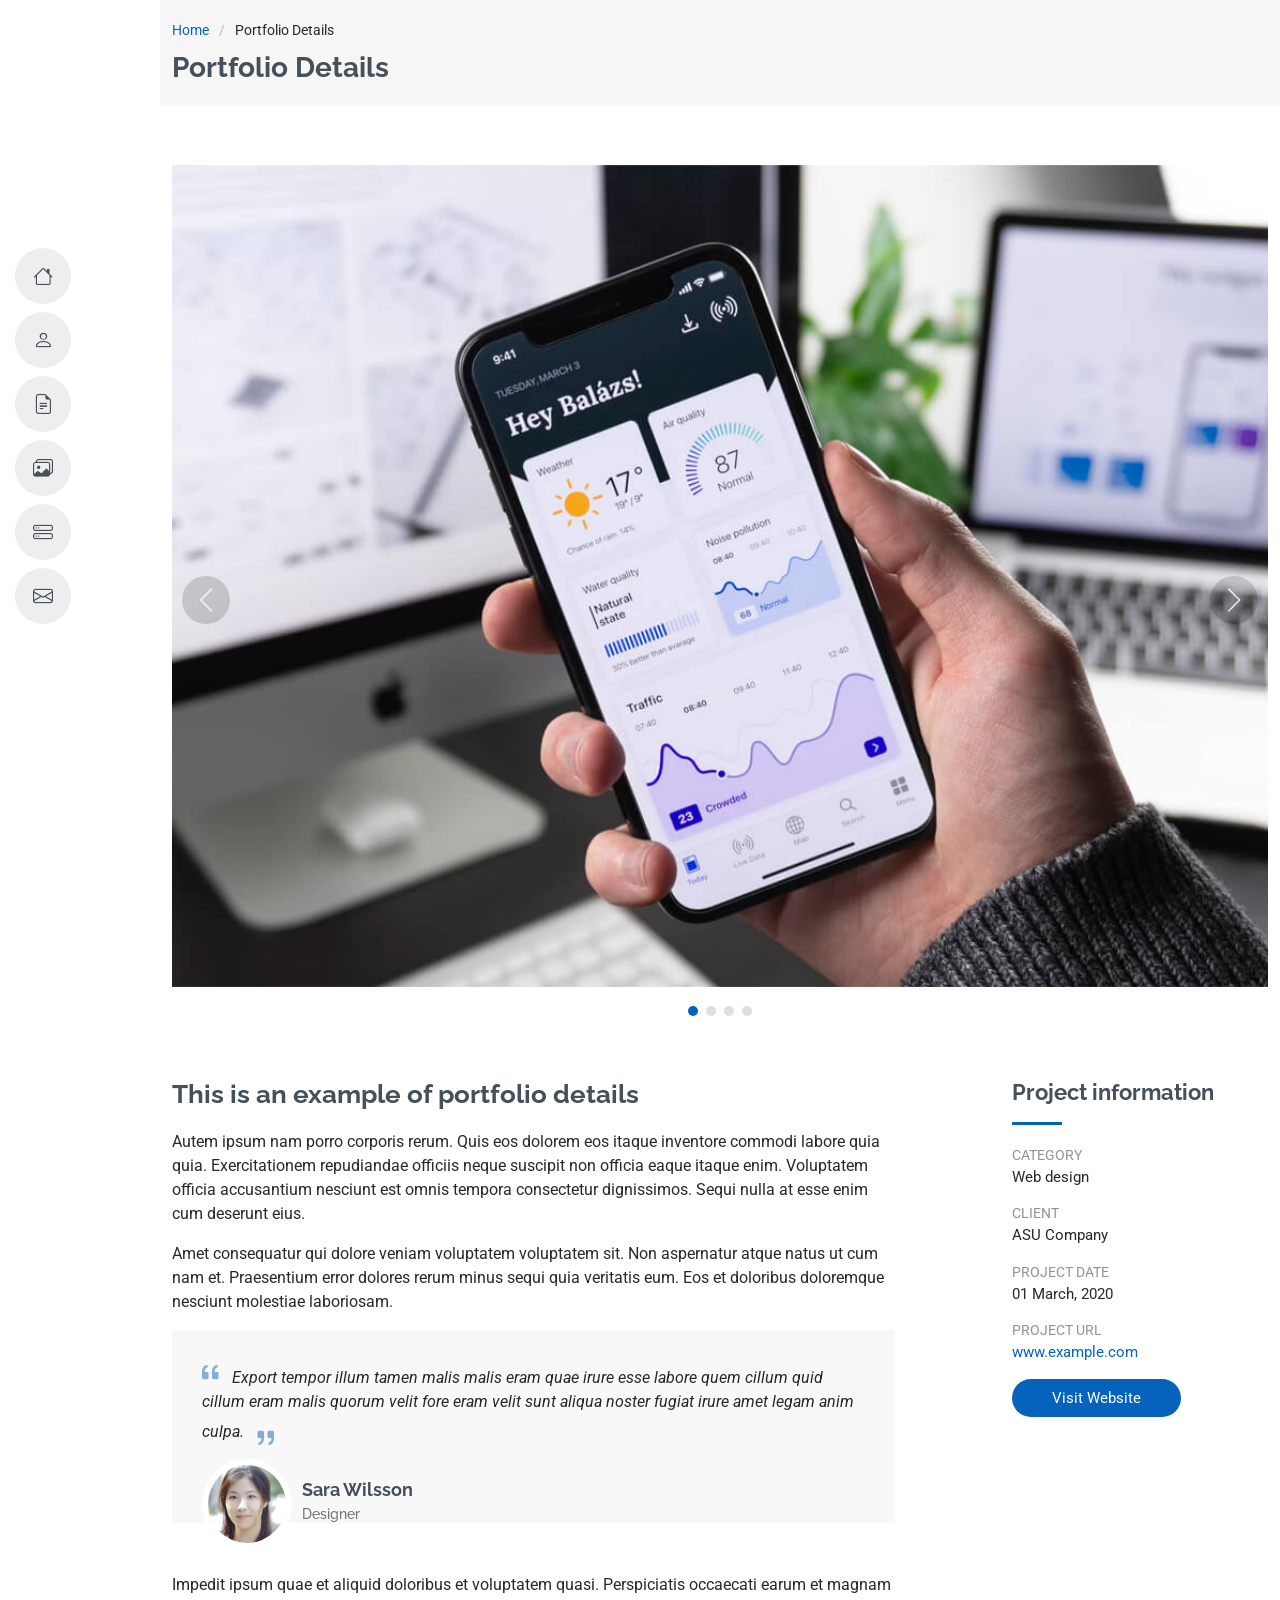
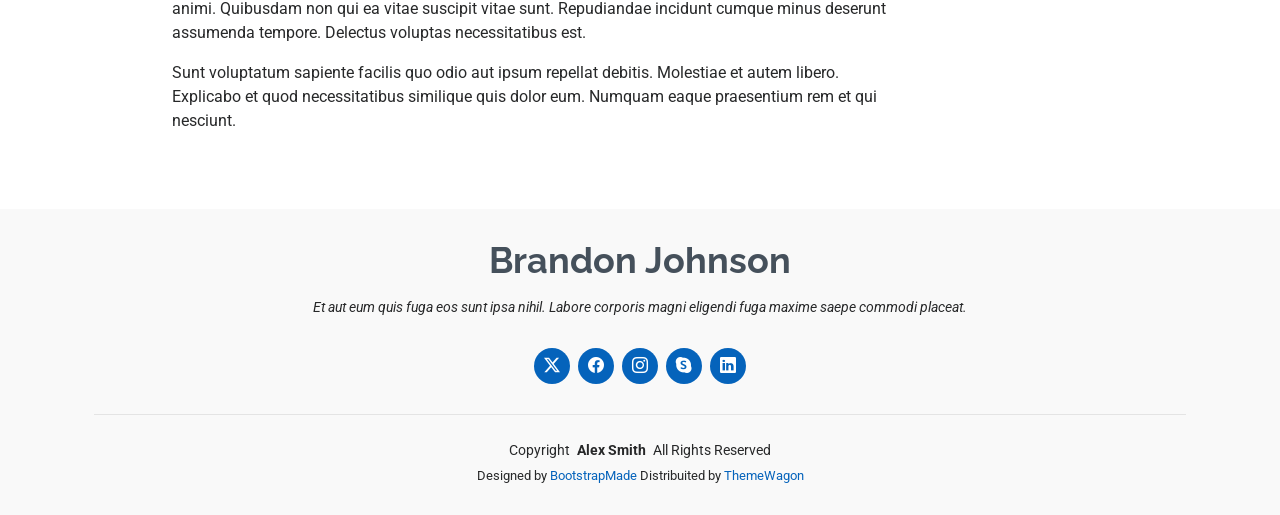
<file: portfolio-details.html>
<!DOCTYPE html>
<html lang="en">

<head>
  <meta charset="utf-8">
  <meta content="width=device-width, initial-scale=1.0" name="viewport">
  <title>Portfolio Details - MyResume Bootstrap Template</title>
  <meta content="" name="description">
  <meta content="" name="keywords">

  <!-- Favicons -->
  <link href="assets/img/favicon.png" rel="icon">
  <link href="assets/img/apple-touch-icon.png" rel="apple-touch-icon">

  <!-- Fonts -->
  <link href="https://fonts.googleapis.com" rel="preconnect">
  <link href="https://fonts.gstatic.com" rel="preconnect" crossorigin>
  <link href="https://fonts.googleapis.com/css2?family=Roboto:ital,wght@0,100;0,300;0,400;0,500;0,700;0,900;1,100;1,300;1,400;1,500;1,700;1,900&family=Poppins:ital,wght@0,100;0,200;0,300;0,400;0,500;0,600;0,700;0,800;0,900;1,100;1,200;1,300;1,400;1,500;1,600;1,700;1,800;1,900&family=Raleway:ital,wght@0,100;0,200;0,300;0,400;0,500;0,600;0,700;0,800;0,900;1,100;1,200;1,300;1,400;1,500;1,600;1,700;1,800;1,900&display=swap" rel="stylesheet">

  <!-- Vendor CSS Files -->
  <link href="assets/vendor/bootstrap/css/bootstrap.min.css" rel="stylesheet">
  <link href="assets/vendor/bootstrap-icons/bootstrap-icons.css" rel="stylesheet">
  <link href="assets/vendor/aos/aos.css" rel="stylesheet">
  <link href="assets/vendor/glightbox/css/glightbox.min.css" rel="stylesheet">
  <link href="assets/vendor/swiper/swiper-bundle.min.css" rel="stylesheet">

  <!-- Main CSS File -->
  <link href="assets/css/main.css" rel="stylesheet">

  <!-- =======================================================
  * Template Name: MyResume
  * Template URL: https://bootstrapmade.com/free-html-bootstrap-template-my-resume/
  * Updated: Jun 29 2024 with Bootstrap v5.3.3
  * Author: BootstrapMade.com
  * License: https://bootstrapmade.com/license/
  ======================================================== -->
</head>

<body class="portfolio-details-page">

  <header id="header" class="header d-flex flex-column justify-content-center">

    <i class="header-toggle d-xl-none bi bi-list"></i>

    <nav id="navmenu" class="navmenu">
      <ul>
        <li><a href="#hero"><i class="bi bi-house navicon"></i><span>Home</span></a></li>
        <li><a href="#about"><i class="bi bi-person navicon"></i><span>About</span></a></li>
        <li><a href="#resume"><i class="bi bi-file-earmark-text navicon"></i><span>Resume</span></a></li>
        <li><a href="#portfolio"><i class="bi bi-images navicon"></i><span>Portfolio</span></a></li>
        <li><a href="#services"><i class="bi bi-hdd-stack navicon"></i><span>Services</span></a></li>
        <li><a href="#contact"><i class="bi bi-envelope navicon"></i><span>Contact</span></a></li>
      </ul>
    </nav>

  </header>

  <main class="main">

    <!-- Page Title -->
    <div class="page-title" data-aos="fade">
      <div class="container">
        <nav class="breadcrumbs">
          <ol>
            <li><a href="index.html">Home</a></li>
            <li class="current">Portfolio Details</li>
          </ol>
        </nav>
        <h1>Portfolio Details</h1>
      </div>
    </div><!-- End Page Title -->

    <!-- Portfolio Details Section -->
    <section id="portfolio-details" class="portfolio-details section">

      <div class="container" data-aos="fade-up">

        <div class="portfolio-details-slider swiper init-swiper">
          <script type="application/json" class="swiper-config">
            {
              "loop": true,
              "speed": 600,
              "autoplay": {
                "delay": 5000
              },
              "slidesPerView": "auto",
              "navigation": {
                "nextEl": ".swiper-button-next",
                "prevEl": ".swiper-button-prev"
              },
              "pagination": {
                "el": ".swiper-pagination",
                "type": "bullets",
                "clickable": true
              }
            }
          </script>
          <div class="swiper-wrapper align-items-center">

            <div class="swiper-slide">
              <img src="assets/img/portfolio/app-1.jpg" alt="">
            </div>

            <div class="swiper-slide">
              <img src="assets/img/portfolio/product-1.jpg" alt="">
            </div>

            <div class="swiper-slide">
              <img src="assets/img/portfolio/branding-1.jpg" alt="">
            </div>

            <div class="swiper-slide">
              <img src="assets/img/portfolio/books-1.jpg" alt="">
            </div>

          </div>
          <div class="swiper-button-prev"></div>
          <div class="swiper-button-next"></div>
          <div class="swiper-pagination"></div>
        </div>

        <div class="row justify-content-between gy-4 mt-4">

          <div class="col-lg-8" data-aos="fade-up">
            <div class="portfolio-description">
              <h2>This is an example of portfolio details</h2>
              <p>
                Autem ipsum nam porro corporis rerum. Quis eos dolorem eos itaque inventore commodi labore quia quia. Exercitationem repudiandae officiis neque suscipit non officia eaque itaque enim. Voluptatem officia accusantium nesciunt est omnis tempora consectetur dignissimos. Sequi nulla at esse enim cum deserunt eius.
              </p>
              <p>
                Amet consequatur qui dolore veniam voluptatem voluptatem sit. Non aspernatur atque natus ut cum nam et. Praesentium error dolores rerum minus sequi quia veritatis eum. Eos et doloribus doloremque nesciunt molestiae laboriosam.
              </p>

              <div class="testimonial-item">
                <p>
                  <i class="bi bi-quote quote-icon-left"></i>
                  <span>Export tempor illum tamen malis malis eram quae irure esse labore quem cillum quid cillum eram malis quorum velit fore eram velit sunt aliqua noster fugiat irure amet legam anim culpa.</span>
                  <i class="bi bi-quote quote-icon-right"></i>
                </p>
                <div>
                  <img src="assets/img/testimonials/testimonials-2.jpg" class="testimonial-img" alt="">
                  <h3>Sara Wilsson</h3>
                  <h4>Designer</h4>
                </div>
              </div>

              <p>
                Impedit ipsum quae et aliquid doloribus et voluptatem quasi. Perspiciatis occaecati earum et magnam animi. Quibusdam non qui ea vitae suscipit vitae sunt. Repudiandae incidunt cumque minus deserunt assumenda tempore. Delectus voluptas necessitatibus est.
              </p>

              <p>
                Sunt voluptatum sapiente facilis quo odio aut ipsum repellat debitis. Molestiae et autem libero. Explicabo et quod necessitatibus similique quis dolor eum. Numquam eaque praesentium rem et qui nesciunt.
              </p>

            </div>
          </div>

          <div class="col-lg-3" data-aos="fade-up" data-aos-delay="100">
            <div class="portfolio-info">
              <h3>Project information</h3>
              <ul>
                <li><strong>Category</strong> Web design</li>
                <li><strong>Client</strong> ASU Company</li>
                <li><strong>Project date</strong> 01 March, 2020</li>
                <li><strong>Project URL</strong> <a href="#">www.example.com</a></li>
                <li><a href="#" class="btn-visit align-self-start">Visit Website</a></li>
              </ul>
            </div>
          </div>

        </div>

      </div>

    </section><!-- /Portfolio Details Section -->

  </main>

  <footer id="footer" class="footer position-relative light-background">
    <div class="container">
      <h3 class="sitename">Brandon Johnson</h3>
      <p>Et aut eum quis fuga eos sunt ipsa nihil. Labore corporis magni eligendi fuga maxime saepe commodi placeat.</p>
      <div class="social-links d-flex justify-content-center">
        <a href=""><i class="bi bi-twitter-x"></i></a>
        <a href=""><i class="bi bi-facebook"></i></a>
        <a href=""><i class="bi bi-instagram"></i></a>
        <a href=""><i class="bi bi-skype"></i></a>
        <a href=""><i class="bi bi-linkedin"></i></a>
      </div>
      <div class="container">
        <div class="copyright">
          <span>Copyright</span> <strong class="px-1 sitename">Alex Smith</strong> <span>All Rights Reserved</span>
        </div>
        <div class="credits">
          <!-- All the links in the footer should remain intact. -->
          <!-- You can delete the links only if you've purchased the pro version. -->
          <!-- Licensing information: https://bootstrapmade.com/license/ -->
          <!-- Purchase the pro version with working PHP/AJAX contact form: [buy-url] -->
          Designed by <a href="https://bootstrapmade.com/">BootstrapMade</a> Distribuited by <a href="https://themewagon.com">ThemeWagon</a>
        </div>
      </div>
    </div>
  </footer>

  <!-- Scroll Top -->
  <a href="#" id="scroll-top" class="scroll-top d-flex align-items-center justify-content-center"><i class="bi bi-arrow-up-short"></i></a>

  <!-- Preloader -->
  <div id="preloader"></div>

  <!-- Vendor JS Files -->
  <script src="assets/vendor/bootstrap/js/bootstrap.bundle.min.js"></script>
  <script src="assets/vendor/php-email-form/validate.js"></script>
  <script src="assets/vendor/aos/aos.js"></script>
  <script src="assets/vendor/typed.js/typed.umd.js"></script>
  <script src="assets/vendor/purecounter/purecounter_vanilla.js"></script>
  <script src="assets/vendor/waypoints/noframework.waypoints.js"></script>
  <script src="assets/vendor/glightbox/js/glightbox.min.js"></script>
  <script src="assets/vendor/imagesloaded/imagesloaded.pkgd.min.js"></script>
  <script src="assets/vendor/isotope-layout/isotope.pkgd.min.js"></script>
  <script src="assets/vendor/swiper/swiper-bundle.min.js"></script>

  <!-- Main JS File -->
  <script src="assets/js/main.js"></script>

</body>

</html>
</file>
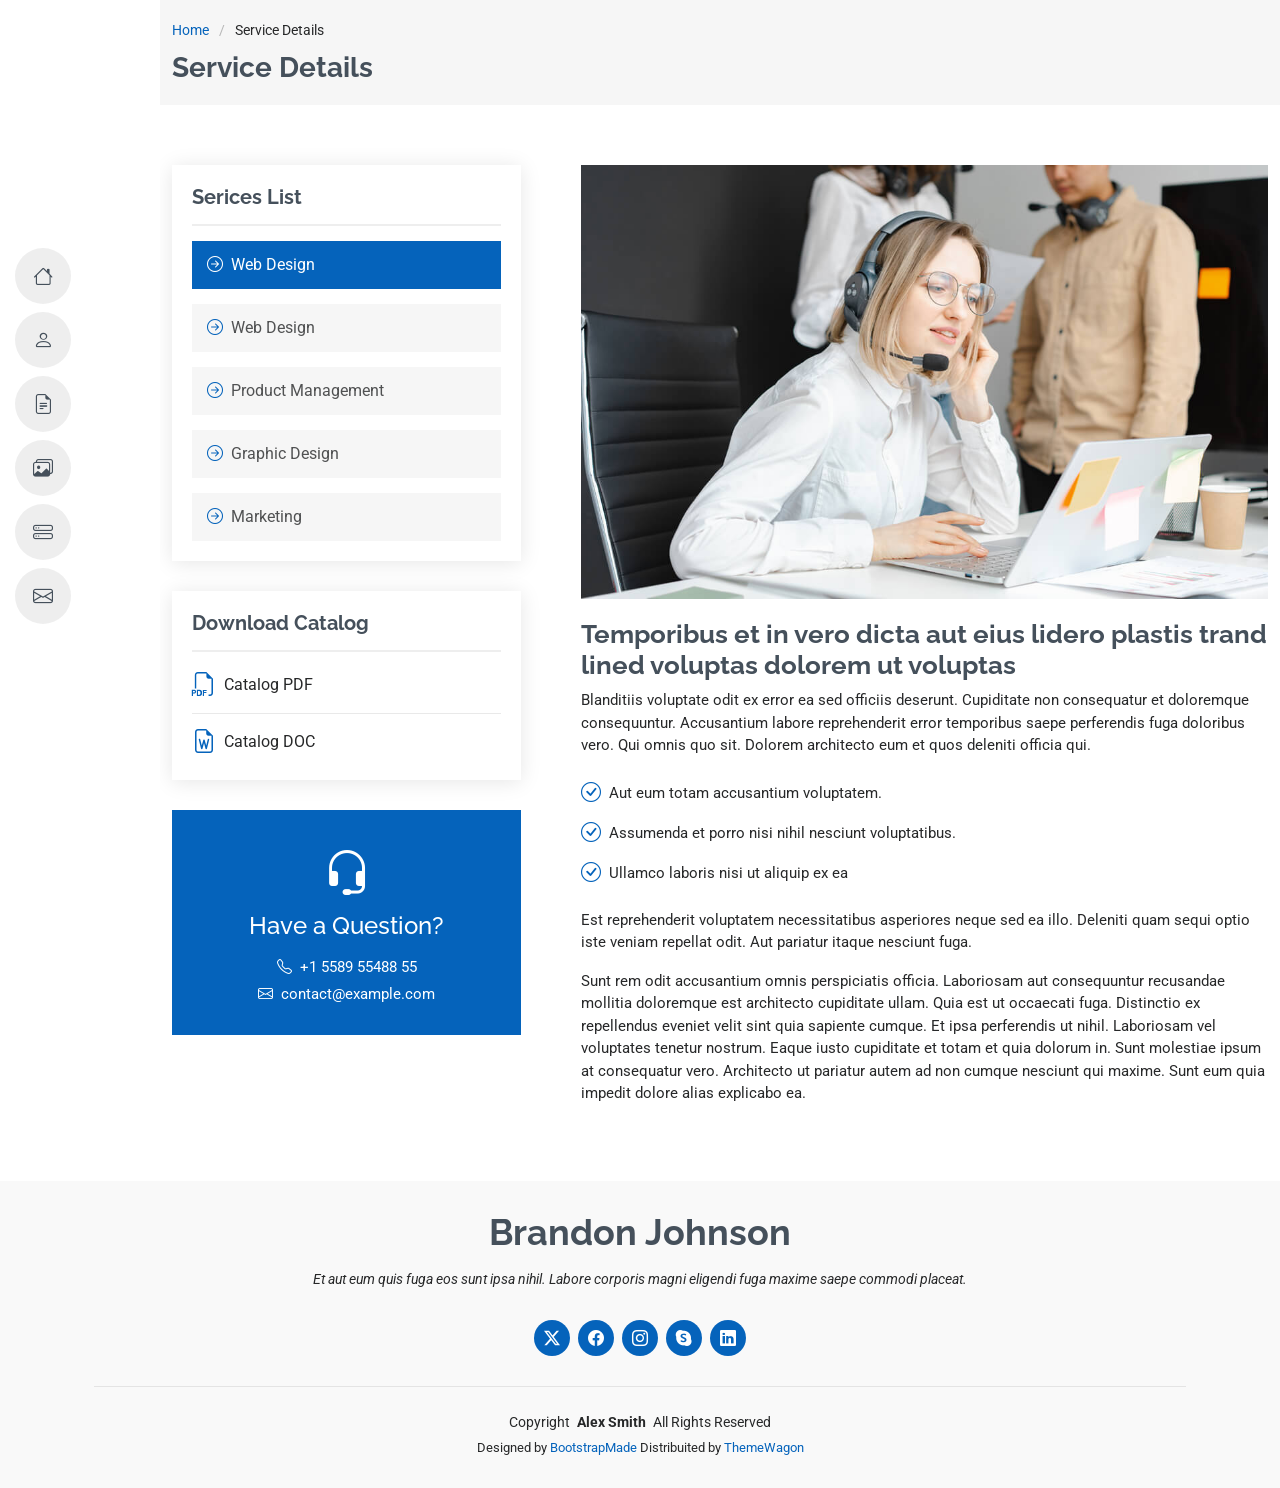
<file: service-details.html>
<!DOCTYPE html>
<html lang="en">

<head>
  <meta charset="utf-8">
  <meta content="width=device-width, initial-scale=1.0" name="viewport">
  <title>Service Details - MyResume Bootstrap Template</title>
  <meta content="" name="description">
  <meta content="" name="keywords">

  <!-- Favicons -->
  <link href="assets/img/favicon.png" rel="icon">
  <link href="assets/img/apple-touch-icon.png" rel="apple-touch-icon">

  <!-- Fonts -->
  <link href="https://fonts.googleapis.com" rel="preconnect">
  <link href="https://fonts.gstatic.com" rel="preconnect" crossorigin>
  <link href="https://fonts.googleapis.com/css2?family=Roboto:ital,wght@0,100;0,300;0,400;0,500;0,700;0,900;1,100;1,300;1,400;1,500;1,700;1,900&family=Poppins:ital,wght@0,100;0,200;0,300;0,400;0,500;0,600;0,700;0,800;0,900;1,100;1,200;1,300;1,400;1,500;1,600;1,700;1,800;1,900&family=Raleway:ital,wght@0,100;0,200;0,300;0,400;0,500;0,600;0,700;0,800;0,900;1,100;1,200;1,300;1,400;1,500;1,600;1,700;1,800;1,900&display=swap" rel="stylesheet">

  <!-- Vendor CSS Files -->
  <link href="assets/vendor/bootstrap/css/bootstrap.min.css" rel="stylesheet">
  <link href="assets/vendor/bootstrap-icons/bootstrap-icons.css" rel="stylesheet">
  <link href="assets/vendor/aos/aos.css" rel="stylesheet">
  <link href="assets/vendor/glightbox/css/glightbox.min.css" rel="stylesheet">
  <link href="assets/vendor/swiper/swiper-bundle.min.css" rel="stylesheet">

  <!-- Main CSS File -->
  <link href="assets/css/main.css" rel="stylesheet">

  <!-- =======================================================
  * Template Name: MyResume
  * Template URL: https://bootstrapmade.com/free-html-bootstrap-template-my-resume/
  * Updated: Jun 29 2024 with Bootstrap v5.3.3
  * Author: BootstrapMade.com
  * License: https://bootstrapmade.com/license/
  ======================================================== -->
</head>

<body class="service-details-page">

  <header id="header" class="header d-flex flex-column justify-content-center">

    <i class="header-toggle d-xl-none bi bi-list"></i>

    <nav id="navmenu" class="navmenu">
      <ul>
        <li><a href="#hero"><i class="bi bi-house navicon"></i><span>Home</span></a></li>
        <li><a href="#about"><i class="bi bi-person navicon"></i><span>About</span></a></li>
        <li><a href="#resume"><i class="bi bi-file-earmark-text navicon"></i><span>Resume</span></a></li>
        <li><a href="#portfolio"><i class="bi bi-images navicon"></i><span>Portfolio</span></a></li>
        <li><a href="#services"><i class="bi bi-hdd-stack navicon"></i><span>Services</span></a></li>
        <li><a href="#contact"><i class="bi bi-envelope navicon"></i><span>Contact</span></a></li>
      </ul>
    </nav>

  </header>

  <main class="main">

    <!-- Page Title -->
    <div class="page-title" data-aos="fade">
      <div class="container">
        <nav class="breadcrumbs">
          <ol>
            <li><a href="index.html">Home</a></li>
            <li class="current">Service Details</li>
          </ol>
        </nav>
        <h1>Service Details</h1>
      </div>
    </div><!-- End Page Title -->

    <!-- Service Details Section -->
    <section id="service-details" class="service-details section">

      <div class="container">

        <div class="row gy-5">

          <div class="col-lg-4" data-aos="fade-up" data-aos-delay="100">

            <div class="service-box">
              <h4>Serices List</h4>
              <div class="services-list">
                <a href="#" class="active"><i class="bi bi-arrow-right-circle"></i><span>Web Design</span></a>
                <a href="#"><i class="bi bi-arrow-right-circle"></i><span>Web Design</span></a>
                <a href="#"><i class="bi bi-arrow-right-circle"></i><span>Product Management</span></a>
                <a href="#"><i class="bi bi-arrow-right-circle"></i><span>Graphic Design</span></a>
                <a href="#"><i class="bi bi-arrow-right-circle"></i><span>Marketing</span></a>
              </div>
            </div><!-- End Services List -->

            <div class="service-box">
              <h4>Download Catalog</h4>
              <div class="download-catalog">
                <a href="#"><i class="bi bi-filetype-pdf"></i><span>Catalog PDF</span></a>
                <a href="#"><i class="bi bi-file-earmark-word"></i><span>Catalog DOC</span></a>
              </div>
            </div><!-- End Services List -->

            <div class="help-box d-flex flex-column justify-content-center align-items-center">
              <i class="bi bi-headset help-icon"></i>
              <h4>Have a Question?</h4>
              <p class="d-flex align-items-center mt-2 mb-0"><i class="bi bi-telephone me-2"></i> <span>+1 5589 55488 55</span></p>
              <p class="d-flex align-items-center mt-1 mb-0"><i class="bi bi-envelope me-2"></i> <a href="mailto:contact@example.com">contact@example.com</a></p>
            </div>

          </div>

          <div class="col-lg-8 ps-lg-5" data-aos="fade-up" data-aos-delay="200">
            <img src="assets/img/services.jpg" alt="" class="img-fluid services-img">
            <h3>Temporibus et in vero dicta aut eius lidero plastis trand lined voluptas dolorem ut voluptas</h3>
            <p>
              Blanditiis voluptate odit ex error ea sed officiis deserunt. Cupiditate non consequatur et doloremque consequuntur. Accusantium labore reprehenderit error temporibus saepe perferendis fuga doloribus vero. Qui omnis quo sit. Dolorem architecto eum et quos deleniti officia qui.
            </p>
            <ul>
              <li><i class="bi bi-check-circle"></i> <span>Aut eum totam accusantium voluptatem.</span></li>
              <li><i class="bi bi-check-circle"></i> <span>Assumenda et porro nisi nihil nesciunt voluptatibus.</span></li>
              <li><i class="bi bi-check-circle"></i> <span>Ullamco laboris nisi ut aliquip ex ea</span></li>
            </ul>
            <p>
              Est reprehenderit voluptatem necessitatibus asperiores neque sed ea illo. Deleniti quam sequi optio iste veniam repellat odit. Aut pariatur itaque nesciunt fuga.
            </p>
            <p>
              Sunt rem odit accusantium omnis perspiciatis officia. Laboriosam aut consequuntur recusandae mollitia doloremque est architecto cupiditate ullam. Quia est ut occaecati fuga. Distinctio ex repellendus eveniet velit sint quia sapiente cumque. Et ipsa perferendis ut nihil. Laboriosam vel voluptates tenetur nostrum. Eaque iusto cupiditate et totam et quia dolorum in. Sunt molestiae ipsum at consequatur vero. Architecto ut pariatur autem ad non cumque nesciunt qui maxime. Sunt eum quia impedit dolore alias explicabo ea.
            </p>
          </div>

        </div>

      </div>

    </section><!-- /Service Details Section -->

  </main>

  <footer id="footer" class="footer position-relative light-background">
    <div class="container">
      <h3 class="sitename">Brandon Johnson</h3>
      <p>Et aut eum quis fuga eos sunt ipsa nihil. Labore corporis magni eligendi fuga maxime saepe commodi placeat.</p>
      <div class="social-links d-flex justify-content-center">
        <a href=""><i class="bi bi-twitter-x"></i></a>
        <a href=""><i class="bi bi-facebook"></i></a>
        <a href=""><i class="bi bi-instagram"></i></a>
        <a href=""><i class="bi bi-skype"></i></a>
        <a href=""><i class="bi bi-linkedin"></i></a>
      </div>
      <div class="container">
        <div class="copyright">
          <span>Copyright</span> <strong class="px-1 sitename">Alex Smith</strong> <span>All Rights Reserved</span>
        </div>
        <div class="credits">
          <!-- All the links in the footer should remain intact. -->
          <!-- You can delete the links only if you've purchased the pro version. -->
          <!-- Licensing information: https://bootstrapmade.com/license/ -->
          <!-- Purchase the pro version with working PHP/AJAX contact form: [buy-url] -->
          Designed by <a href="https://bootstrapmade.com/">BootstrapMade</a> Distribuited by <a href="https://themewagon.com">ThemeWagon</a>
        </div>
      </div>
    </div>
  </footer>

  <!-- Scroll Top -->
  <a href="#" id="scroll-top" class="scroll-top d-flex align-items-center justify-content-center"><i class="bi bi-arrow-up-short"></i></a>

  <!-- Preloader -->
  <div id="preloader"></div>

  <!-- Vendor JS Files -->
  <script src="assets/vendor/bootstrap/js/bootstrap.bundle.min.js"></script>
  <script src="assets/vendor/php-email-form/validate.js"></script>
  <script src="assets/vendor/aos/aos.js"></script>
  <script src="assets/vendor/typed.js/typed.umd.js"></script>
  <script src="assets/vendor/purecounter/purecounter_vanilla.js"></script>
  <script src="assets/vendor/waypoints/noframework.waypoints.js"></script>
  <script src="assets/vendor/glightbox/js/glightbox.min.js"></script>
  <script src="assets/vendor/imagesloaded/imagesloaded.pkgd.min.js"></script>
  <script src="assets/vendor/isotope-layout/isotope.pkgd.min.js"></script>
  <script src="assets/vendor/swiper/swiper-bundle.min.js"></script>

  <!-- Main JS File -->
  <script src="assets/js/main.js"></script>

</body>

</html>
</file>
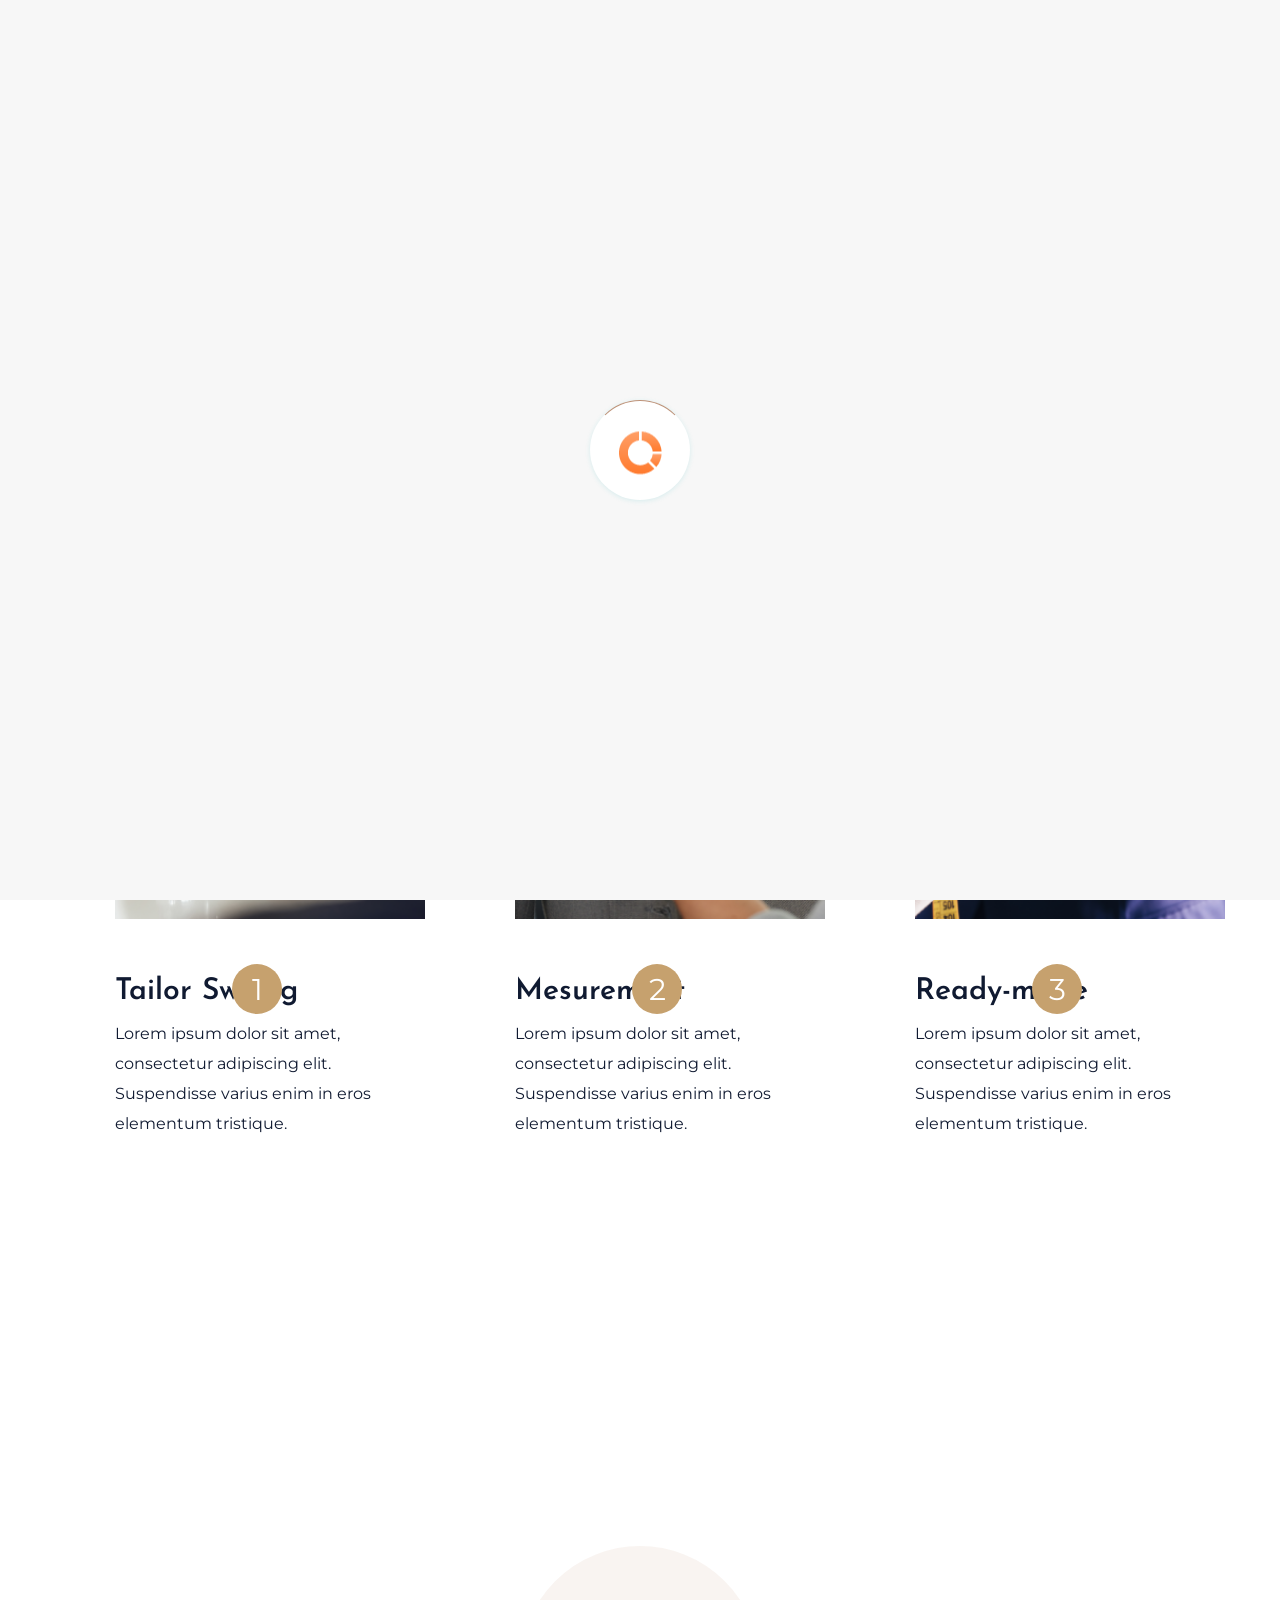
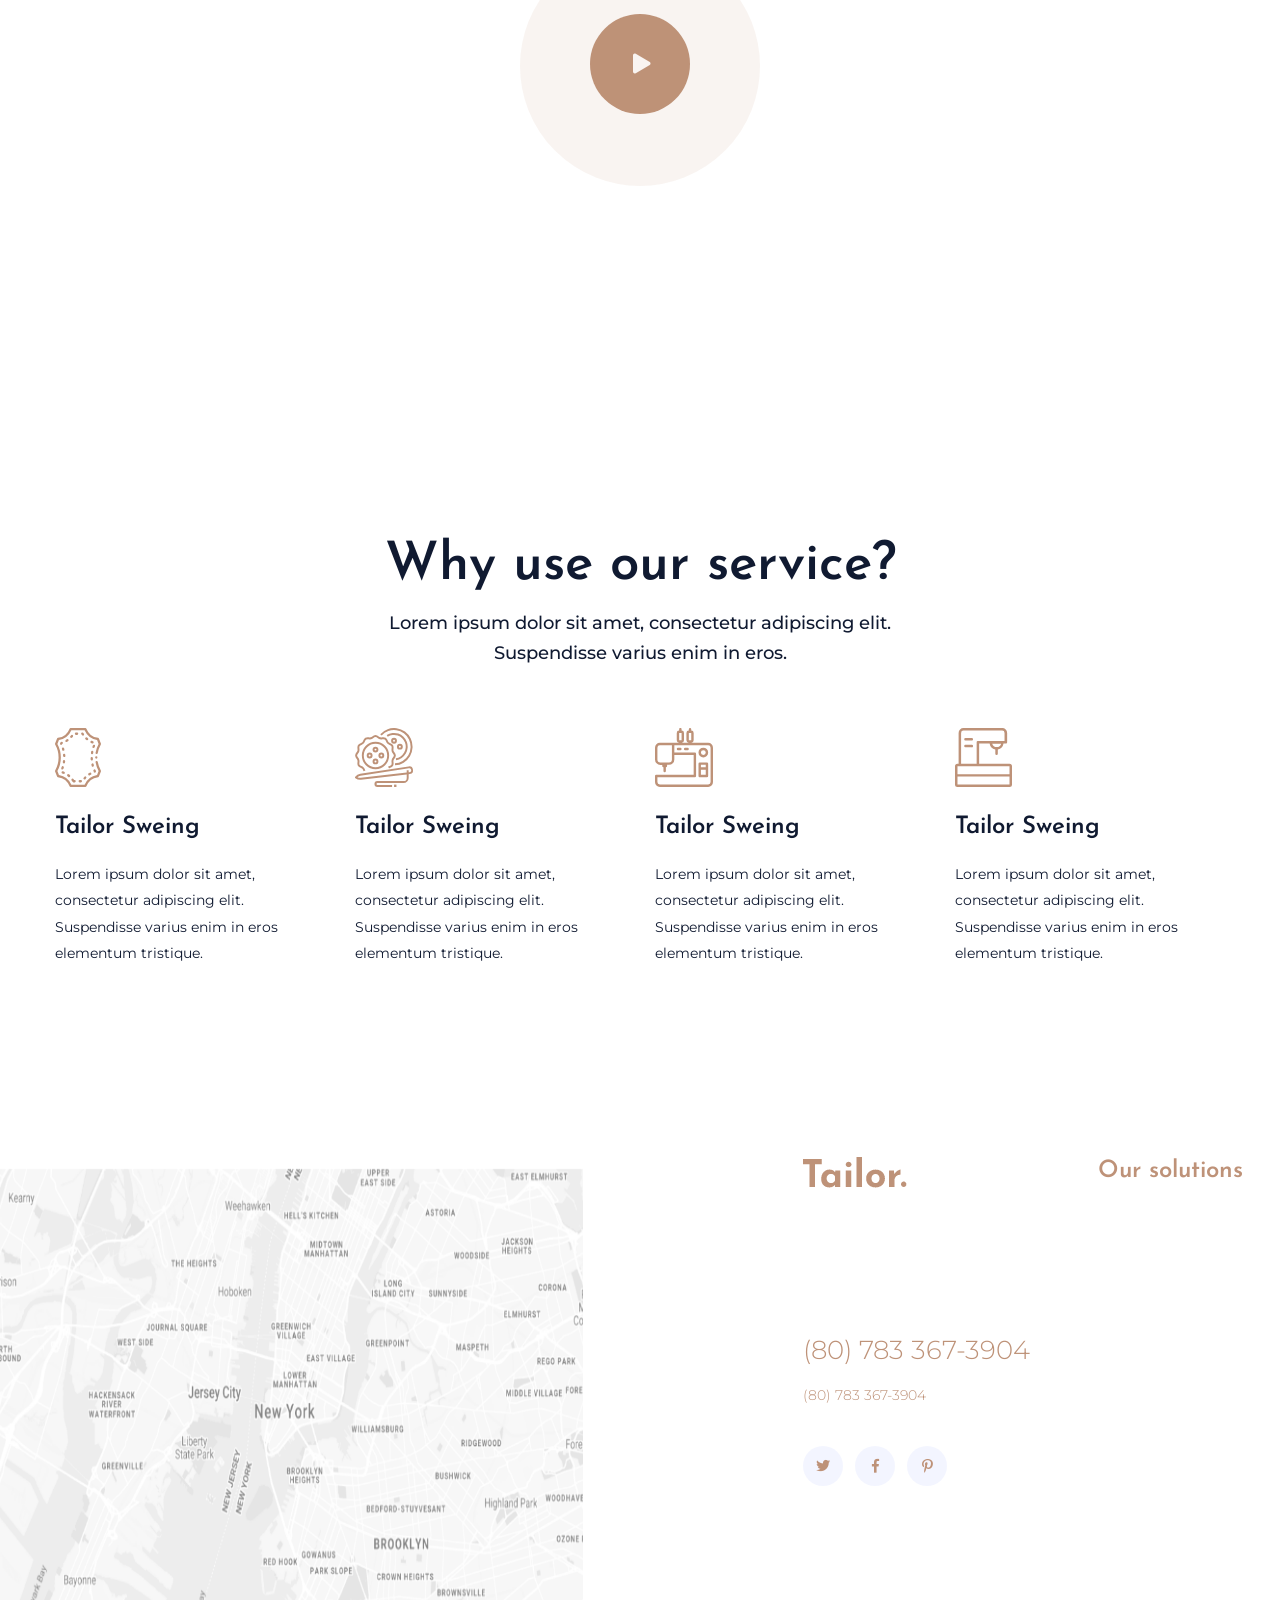
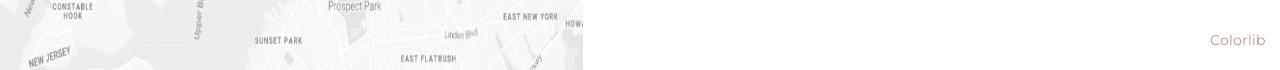
<file: services.html>
<!doctype html>
<html class="no-js" lang="zxx">
<head>
    <meta charset="utf-8">
    <meta http-equiv="x-ua-compatible" content="ie=edge">
    <title>Tailor | Template</title>
    <meta name="description" content="">
    <meta name="viewport" content="width=device-width, initial-scale=1">
    <link rel="manifest" href="site.webmanifest">
    <link rel="shortcut icon" type="image/x-icon" href="assets/img/favicon.ico">

    <!-- CSS here -->
    <link rel="stylesheet" href="assets/css/bootstrap.min.css">
    <link rel="stylesheet" href="assets/css/owl.carousel.min.css">
    <link rel="stylesheet" href="assets/css/slicknav.css">
    <link rel="stylesheet" href="assets/css/flaticon.css">
    <link rel="stylesheet" href="assets/css/progressbar_barfiller.css">
    <link rel="stylesheet" href="assets/css/gijgo.css">
    <link rel="stylesheet" href="assets/css/animate.min.css">
    <link rel="stylesheet" href="assets/css/animated-headline.css">
    <link rel="stylesheet" href="assets/css/magnific-popup.css">
    <link rel="stylesheet" href="assets/css/fontawesome-all.min.css">
    <link rel="stylesheet" href="assets/css/themify-icons.css">
    <link rel="stylesheet" href="assets/css/slick.css">
    <link rel="stylesheet" href="assets/css/nice-select.css">
    <link rel="stylesheet" href="assets/css/style.css">
</head>
<body>
    <!-- ? Preloader Start -->
    <div id="preloader-active">
        <div class="preloader d-flex align-items-center justify-content-center">
            <div class="preloader-inner position-relative">
                <div class="preloader-circle"></div>
                <div class="preloader-img pere-text">
                    <img src="assets/img/logo/loder.png" alt="">
                </div>
            </div>
        </div>
    </div> 
    <!-- Preloader Start-->
    <header>
        <!-- Header Start -->
        <div class="header-area header_area">
            <div class="main-header">
             <div class="header-bottom header-sticky">
                <!-- Logo -->
                <div class="logo">
                    <a href="index.html"><img src="assets/img/logo/logo.png" alt=""></a>
                </div>
                <div class="header-left  d-flex f-right align-items-center">
                    <!-- Main-menu -->
                    <div class="main-menu f-right d-none d-lg-block">
                        <nav> 
                            <ul id="navigation">                                                                                                                                     
                                <li><a href="index.html">Home</a></li>
                                <li><a href="about.html">About</a></li>
                                <li><a href="services.html">Services</a></li>
                                <li><a href="blog.html">Blog</a>
                                    <ul class="submenu">
                                        <li><a href="blog.html">Blog</a></li>
                                        <li><a href="blog_details.html">Blog Details</a></li>
                                        <li><a href="elements.html">Elements</a></li>
                                    </ul>
                                </li>
                                <li><a href="contact.html">Contact</a></li>
                            </ul>
                        </nav>
                    </div>
                    <!-- left Btn -->
                    <div class="header-right-btn f-right d-none d-lg-block  ml-30">
                        <a href="#" class="header-btn">Visit Us</a>
                    </div>
                </div>          
                <!-- Mobile Menu -->
                <div class="col-12">
                    <div class="mobile_menu d-block d-lg-none"></div>
                </div>
            </div>
        </div>
    </div>
    <!-- Header End -->
</header>
<main>
    <!--? slider Area Start-->
    <div class="slider-area position-relative">
        <div class="slider-active">
            <!-- Single Slider -->
            <div class="single-slider position-relative hero-overly slider-height2  d-flex align-items-center" data-background="assets/img/hero/h1_hero.png">
                <div class="container">
                 <div class="row">
                     <div class="col-xl-6 col-lg-6">
                        <div class="hero-caption hero-caption2">
                            <img src="assets/img/hero/hero-icon.png" alt="" data-animation="zoomIn" data-delay="1s">
                            <h2 data-animation="fadeInLeft" data-delay=".4s">Our services</h2>
                        </div>
                    </div>
                </div>
            </div>
            <!-- Left img -->
            <div class="hero-img hero-img2">
                <img src="assets/img/hero/h2_hero2.png" alt=""  data-animation="fadeInRight" data-transition-duration="5s">
            </div>
        </div>
    </div>
</div>
<!-- slider Area End-->
<!--? Clients Offers Start -->
<div class="clients-area section-padding40">
    <div class="container">
        <div class="row">
            <div class="col-lg-4 col-md-6 col-sm-6">
                <div class="single-offers mb-50 wow fadeInUp" data-wow-delay=".2s" >
                    <div class="offers-img">
                        <img src="assets/img/gallery/offers1.png" alt="">
                    </div>
                    <div class="offers-cap">
                        <span>1</span>
                        <h3><a href="services.html">Tailor Sweing</a></h3>
                        <p>Lorem ipsum dolor sit amet, consectetur adipiscing elit. Suspendisse varius enim in eros elementum tristique.</p>
                    </div>
                </div>
            </div>
            <div class="col-lg-4 col-md-6 col-sm-6">
                <div class="single-offers mb-50 wow fadeInUp" data-wow-delay=".4s">
                    <div class="offers-img">
                        <img src="assets/img/gallery/offers2.png" alt="">
                    </div>
                    <div class="offers-cap">
                        <span>2</span>
                        <h3><a href="services.html">Mesurement</a></h3>
                        <p>Lorem ipsum dolor sit amet, consectetur adipiscing elit. Suspendisse varius enim in eros elementum tristique.</p>
                    </div>
                </div>
            </div>
            <div class="col-lg-4 col-md-6 col-sm-6">
                <div class="single-offers mb-50 wow fadeInUp" data-wow-delay=".6s">
                    <div class="offers-img">
                        <img src="assets/img/gallery/offers3.png" alt="">
                    </div>
                    <div class="offers-cap">
                        <span>3</span>
                        <h3><a href="services.html">Ready-made</a></h3>
                        <p>Lorem ipsum dolor sit amet, consectetur adipiscing elit. Suspendisse varius enim in eros elementum tristique.</p>
                    </div>
                </div>
            </div>
        </div>
    </div>
</div>
<!-- Clients Offers End -->
<!--? video_start -->
<div class="video-area section-bg2 d-flex align-items-center"  data-background="assets/img/gallery/video-bg.png">
    <div class="container">
        <div class="video-wrap position-relative">
            <!-- Video icon -->
            <div class="video-icon" >
                <a class="popup-video btn-icon" href="https://www.youtube.com/watch?v=up68UAfH0d0"><i class="fas fa-play"></i></a>
            </div>
        </div>
    </div>
</div>
<!--? Services Area Start -->
<section class="categories-area section-padding40">
    <div class="container">
        <!-- section Tittle -->
        <div class="row justify-content-center">
            <div class="col-xl-6 col-lg-6 col-md-7 col-sm-9">
                <div class="section-tittle text-center mb-60">
                    <h2>Why use our service?</h2>
                    <p>Lorem ipsum dolor sit amet, consectetur adipiscing elit. Suspendisse varius enim in eros.</p>
                </div>
            </div>
        </div>
        <div class="row">
            <div class="col-lg-3 col-md-6 col-sm-6">
                <div class="single-cat mb-50 wow fadeInUp" data-wow-duration="1s" data-wow-delay=".2s">
                    <div class="cat-icon">
                        <img src="assets/img/icon/services1.svg" alt="">
                    </div>
                    <div class="cat-cap">
                        <h5>Tailor Sweing</h5>
                        <p>Lorem ipsum dolor sit amet, consectetur adipiscing elit. Suspendisse varius enim in eros elementum tristique.</p>
                    </div>
                </div>
            </div>
            <div class="col-lg-3 col-md-6 col-sm-6">
                <div class="single-cat mb-50 wow fadeInUp" data-wow-duration="1s" data-wow-delay=".2s">
                    <div class="cat-icon">
                        <img src="assets/img/icon/services2.svg" alt="">
                    </div>
                    <div class="cat-cap">
                        <h5>Tailor Sweing</h5>
                        <p>Lorem ipsum dolor sit amet, consectetur adipiscing elit. Suspendisse varius enim in eros elementum tristique.</p>
                    </div>
                </div>
            </div>
            <div class="col-lg-3 col-md-6 col-sm-6">
                <div class="single-cat mb-50 wow fadeInUp" data-wow-duration="1s" data-wow-delay=".4s">
                    <div class="cat-icon">
                        <img src="assets/img/icon/services3.svg" alt="">
                    </div>
                    <div class="cat-cap">
                        <h5>Tailor Sweing</h5>
                        <p>Lorem ipsum dolor sit amet, consectetur adipiscing elit. Suspendisse varius enim in eros elementum tristique.</p>
                    </div>
                </div>
            </div>
            <div class="col-lg-3 col-md-6 col-sm-6">
                <div class="single-cat mb-50 wow fadeInUp" data-wow-duration="1s" data-wow-delay=".5s">
                    <div class="cat-icon">
                        <img src="assets/img/icon/services4.svg" alt="">
                    </div>
                    <div class="cat-cap">
                        <h5>Tailor Sweing</h5>
                        <p>Lorem ipsum dolor sit amet, consectetur adipiscing elit. Suspendisse varius enim in eros elementum tristique.</p>
                    </div>
                </div>
            </div>
        </div>
    </div>
</section>
<!--? Services Area End -->

</main>
<footer>
    <div class="footer-wrapper section-bg2 pl-100"  data-background="assets/img/gallery/footer-bg.png">
        <!-- Footer Start-->
        <div class="footer-area footer-padding">
            <div class="container">
                <div class="row justify-content-end">
                    <div class="col-xl-3 col-lg-4 col-md-4 col-sm-6">
                        <div class="single-footer-caption mb-50">
                            <div class="single-footer-caption mb-30">
                                <!-- logo -->
                                <div class="footer-logo mb-35">
                                    <a href="index.html"><img src="assets/img/logo/logo2_footer.png" alt=""></a>
                                </div>
                                <div class="footer-tittle">
                                    <div class="footer-pera">
                                        <p>Lorem ipsum dolor sit amet, 
                                        consectetur adipiscing.</p>
                                    </div>
                                    <ul class="mb-40">
                                        <li class="number"><a href="#">(80) 783 367-3904</a></li>
                                        <li class="number2"><a href="#">(80) 783 367-3904</a></li>
                                    </ul>
                                </div>
                                <!-- social -->
                                <div class="footer-social">
                                    <a href="#"><i class="fab fa-twitter"></i></a>
                                    <a href="https://bit.ly/sai4ull"><i class="fab fa-facebook-f"></i></a>
                                    <a href="#"><i class="fab fa-pinterest-p"></i></a>
                                </div>
                            </div>
                        </div>
                    </div>
                    <div class="col-xl-2 col-lg-4 col-md-4 col-sm-6">
                        <div class="single-footer-caption mb-50">
                            <div class="footer-tittle">
                                <h4>Our solutions</h4>
                                <ul>
                                    <li><a href="#">Home</a></li>
                                    <li><a href="#">About</a></li>
                                    <li><a href="#">Services</a></li>
                                    <li><a href="#">Blog</a></li>
                                    <li><a href="#">Contact</a></li>
                                </ul>
                            </div>
                        </div>
                    </div>
                </div>
            </div>
        </div>
        <!-- footer-bottom area -->
        <div class="footer-bottom-area">
            <div class="container">
                <div class="footer-border">
                    <div class="row align-items-center">
                        <div class="col-xl-12 ">
                            <div class="footer-copy-right text-right">
                                <p><!-- Link back to Colorlib can't be removed. Template is licensed under CC BY 3.0. -->
                                  Copyright &copy;<script>document.write(new Date().getFullYear());</script> All rights reserved | This template is made with <i class="fa fa-heart" aria-hidden="true"></i> by <a href="https://colorlib.com" target="_blank">Colorlib</a>
                                  <!-- Link back to Colorlib can't be removed. Template is licensed under CC BY 3.0. --></p>

                              </div>
                          </div>
                      </div>
                  </div>
              </div>
          </div>
          <!-- Footer End-->
          <!-- Map -->
          <div class="map-area">
            <img src="assets/img/gallery/map.png" alt="">
        </div>
    </div>
</footer>
<!-- Scroll Up -->
<div id="back-top" >
    <a title="Go to Top" href="#"> <i class="fas fa-level-up-alt"></i></a>
</div>

<!-- JS here -->
<script src="./assets/js/vendor/modernizr-3.5.0.min.js"></script>
<!-- Jquery, Popper, Bootstrap -->
<script src="./assets/js/vendor/jquery-1.12.4.min.js"></script>
<script src="./assets/js/popper.min.js"></script>
<script src="./assets/js/bootstrap.min.js"></script>
<!-- Jquery Mobile Menu -->
<script src="./assets/js/jquery.slicknav.min.js"></script>

<!-- Jquery Slick , Owl-Carousel Plugins -->
<script src="./assets/js/owl.carousel.min.js"></script>
<script src="./assets/js/slick.min.js"></script>
<!-- One Page, Animated-HeadLin -->
<script src="./assets/js/wow.min.js"></script>
<script src="./assets/js/animated.headline.js"></script>
<script src="./assets/js/jquery.magnific-popup.js"></script>

<!-- Date Picker -->
<script src="./assets/js/gijgo.min.js"></script>
<!-- Nice-select, sticky -->
<script src="./assets/js/jquery.nice-select.min.js"></script>
<script src="./assets/js/jquery.sticky.js"></script>
<!-- Progress -->
<script src="./assets/js/jquery.barfiller.js"></script>

<!-- counter , waypoint,Hover Direction -->
<script src="./assets/js/jquery.counterup.min.js"></script>
<script src="./assets/js/waypoints.min.js"></script>
<script src="./assets/js/jquery.countdown.min.js"></script>
<script src="./assets/js/hover-direction-snake.min.js"></script>

<!-- contact js -->
<script src="./assets/js/contact.js"></script>
<script src="./assets/js/jquery.form.js"></script>
<script src="./assets/js/jquery.validate.min.js"></script>
<script src="./assets/js/mail-script.js"></script>
<script src="./assets/js/jquery.ajaxchimp.min.js"></script>

<!-- Jquery Plugins, main Jquery -->	
<script src="./assets/js/plugins.js"></script>
<script src="./assets/js/main.js"></script>

</body>
</html>
</file>
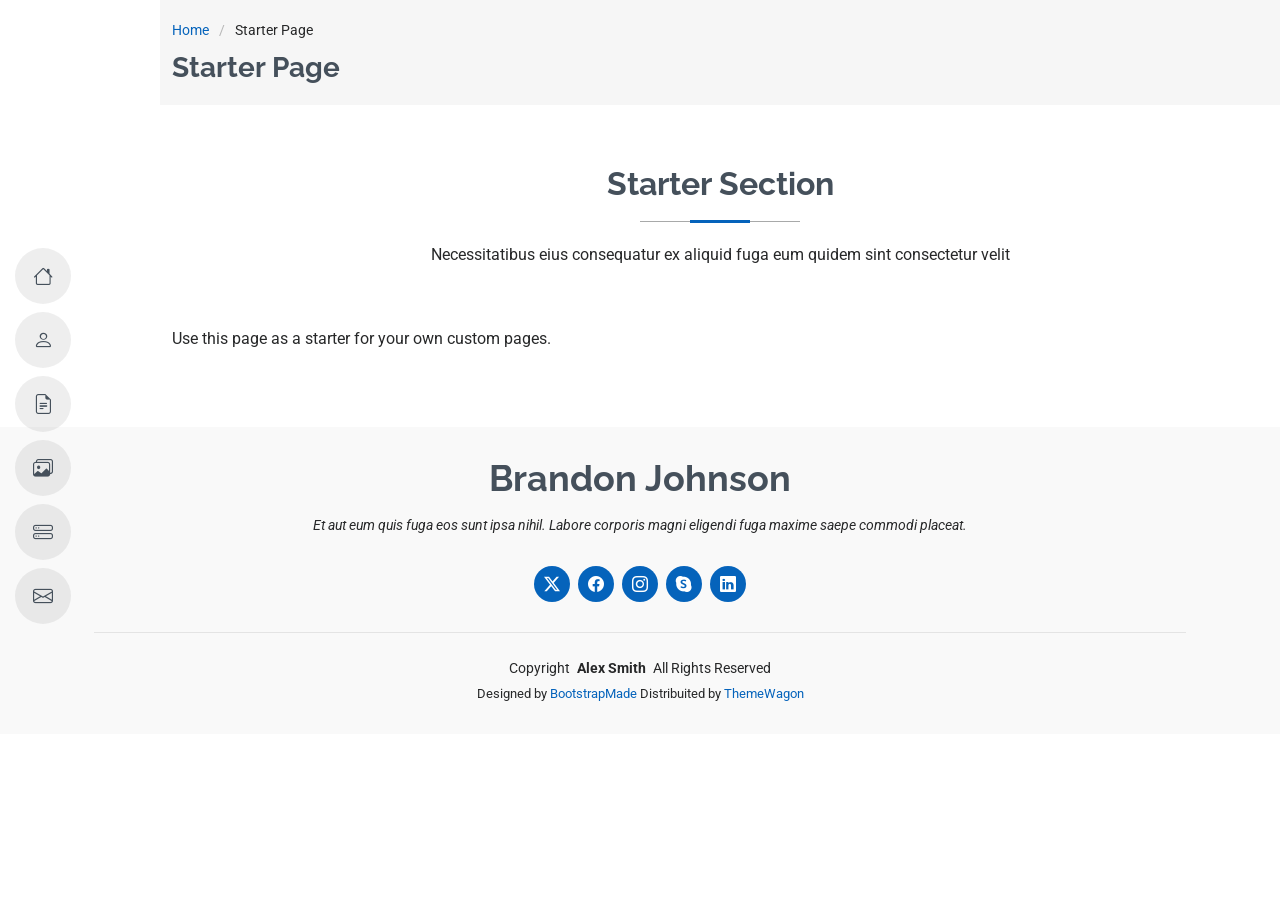
<file: starter-page.html>
<!DOCTYPE html>
<html lang="en">

<head>
  <meta charset="utf-8">
  <meta content="width=device-width, initial-scale=1.0" name="viewport">
  <title>Starter Page - MyResume Bootstrap Template</title>
  <meta content="" name="description">
  <meta content="" name="keywords">

  <!-- Favicons -->
  <link href="assets/img/favicon.png" rel="icon">
  <link href="assets/img/apple-touch-icon.png" rel="apple-touch-icon">

  <!-- Fonts -->
  <link href="https://fonts.googleapis.com" rel="preconnect">
  <link href="https://fonts.gstatic.com" rel="preconnect" crossorigin>
  <link href="https://fonts.googleapis.com/css2?family=Roboto:ital,wght@0,100;0,300;0,400;0,500;0,700;0,900;1,100;1,300;1,400;1,500;1,700;1,900&family=Poppins:ital,wght@0,100;0,200;0,300;0,400;0,500;0,600;0,700;0,800;0,900;1,100;1,200;1,300;1,400;1,500;1,600;1,700;1,800;1,900&family=Raleway:ital,wght@0,100;0,200;0,300;0,400;0,500;0,600;0,700;0,800;0,900;1,100;1,200;1,300;1,400;1,500;1,600;1,700;1,800;1,900&display=swap" rel="stylesheet">

  <!-- Vendor CSS Files -->
  <link href="assets/vendor/bootstrap/css/bootstrap.min.css" rel="stylesheet">
  <link href="assets/vendor/bootstrap-icons/bootstrap-icons.css" rel="stylesheet">
  <link href="assets/vendor/aos/aos.css" rel="stylesheet">
  <link href="assets/vendor/glightbox/css/glightbox.min.css" rel="stylesheet">
  <link href="assets/vendor/swiper/swiper-bundle.min.css" rel="stylesheet">

  <!-- Main CSS File -->
  <link href="assets/css/main.css" rel="stylesheet">

  <!-- =======================================================
  * Template Name: MyResume
  * Template URL: https://bootstrapmade.com/free-html-bootstrap-template-my-resume/
  * Updated: Jun 29 2024 with Bootstrap v5.3.3
  * Author: BootstrapMade.com
  * License: https://bootstrapmade.com/license/
  ======================================================== -->
</head>

<body class="starter-page-page">

  <header id="header" class="header d-flex flex-column justify-content-center">

    <i class="header-toggle d-xl-none bi bi-list"></i>

    <nav id="navmenu" class="navmenu">
      <ul>
        <li><a href="#hero"><i class="bi bi-house navicon"></i><span>Home</span></a></li>
        <li><a href="#about"><i class="bi bi-person navicon"></i><span>About</span></a></li>
        <li><a href="#resume"><i class="bi bi-file-earmark-text navicon"></i><span>Resume</span></a></li>
        <li><a href="#portfolio"><i class="bi bi-images navicon"></i><span>Portfolio</span></a></li>
        <li><a href="#services"><i class="bi bi-hdd-stack navicon"></i><span>Services</span></a></li>
        <li><a href="#contact"><i class="bi bi-envelope navicon"></i><span>Contact</span></a></li>
      </ul>
    </nav>

  </header>

  <main class="main">

    <!-- Page Title -->
    <div class="page-title" data-aos="fade">
      <div class="container">
        <nav class="breadcrumbs">
          <ol>
            <li><a href="index.html">Home</a></li>
            <li class="current">Starter Page</li>
          </ol>
        </nav>
        <h1>Starter Page</h1>
      </div>
    </div><!-- End Page Title -->

    <!-- Starter Section Section -->
    <section id="starter-section" class="starter-section section">

      <!-- Section Title -->
      <div class="container section-title" data-aos="fade-up">
        <h2>Starter Section</h2>
        <p>Necessitatibus eius consequatur ex aliquid fuga eum quidem sint consectetur velit</p>
      </div><!-- End Section Title -->

      <div class="container" data-aos="fade-up">
        <p>Use this page as a starter for your own custom pages.</p>
      </div>

    </section><!-- /Starter Section Section -->

  </main>

  <footer id="footer" class="footer position-relative light-background">
    <div class="container">
      <h3 class="sitename">Brandon Johnson</h3>
      <p>Et aut eum quis fuga eos sunt ipsa nihil. Labore corporis magni eligendi fuga maxime saepe commodi placeat.</p>
      <div class="social-links d-flex justify-content-center">
        <a href=""><i class="bi bi-twitter-x"></i></a>
        <a href=""><i class="bi bi-facebook"></i></a>
        <a href=""><i class="bi bi-instagram"></i></a>
        <a href=""><i class="bi bi-skype"></i></a>
        <a href=""><i class="bi bi-linkedin"></i></a>
      </div>
      <div class="container">
        <div class="copyright">
          <span>Copyright</span> <strong class="px-1 sitename">Alex Smith</strong> <span>All Rights Reserved</span>
        </div>
        <div class="credits">
          <!-- All the links in the footer should remain intact. -->
          <!-- You can delete the links only if you've purchased the pro version. -->
          <!-- Licensing information: https://bootstrapmade.com/license/ -->
          <!-- Purchase the pro version with working PHP/AJAX contact form: [buy-url] -->
          Designed by <a href="https://bootstrapmade.com/">BootstrapMade</a> Distribuited by <a href="https://themewagon.com">ThemeWagon</a>
        </div>
      </div>
    </div>
  </footer>

  <!-- Scroll Top -->
  <a href="#" id="scroll-top" class="scroll-top d-flex align-items-center justify-content-center"><i class="bi bi-arrow-up-short"></i></a>

  <!-- Preloader -->
  <div id="preloader"></div>

  <!-- Vendor JS Files -->
  <script src="assets/vendor/bootstrap/js/bootstrap.bundle.min.js"></script>
  <script src="assets/vendor/php-email-form/validate.js"></script>
  <script src="assets/vendor/aos/aos.js"></script>
  <script src="assets/vendor/typed.js/typed.umd.js"></script>
  <script src="assets/vendor/purecounter/purecounter_vanilla.js"></script>
  <script src="assets/vendor/waypoints/noframework.waypoints.js"></script>
  <script src="assets/vendor/glightbox/js/glightbox.min.js"></script>
  <script src="assets/vendor/imagesloaded/imagesloaded.pkgd.min.js"></script>
  <script src="assets/vendor/isotope-layout/isotope.pkgd.min.js"></script>
  <script src="assets/vendor/swiper/swiper-bundle.min.js"></script>

  <!-- Main JS File -->
  <script src="assets/js/main.js"></script>

</body>

</html>
</file>
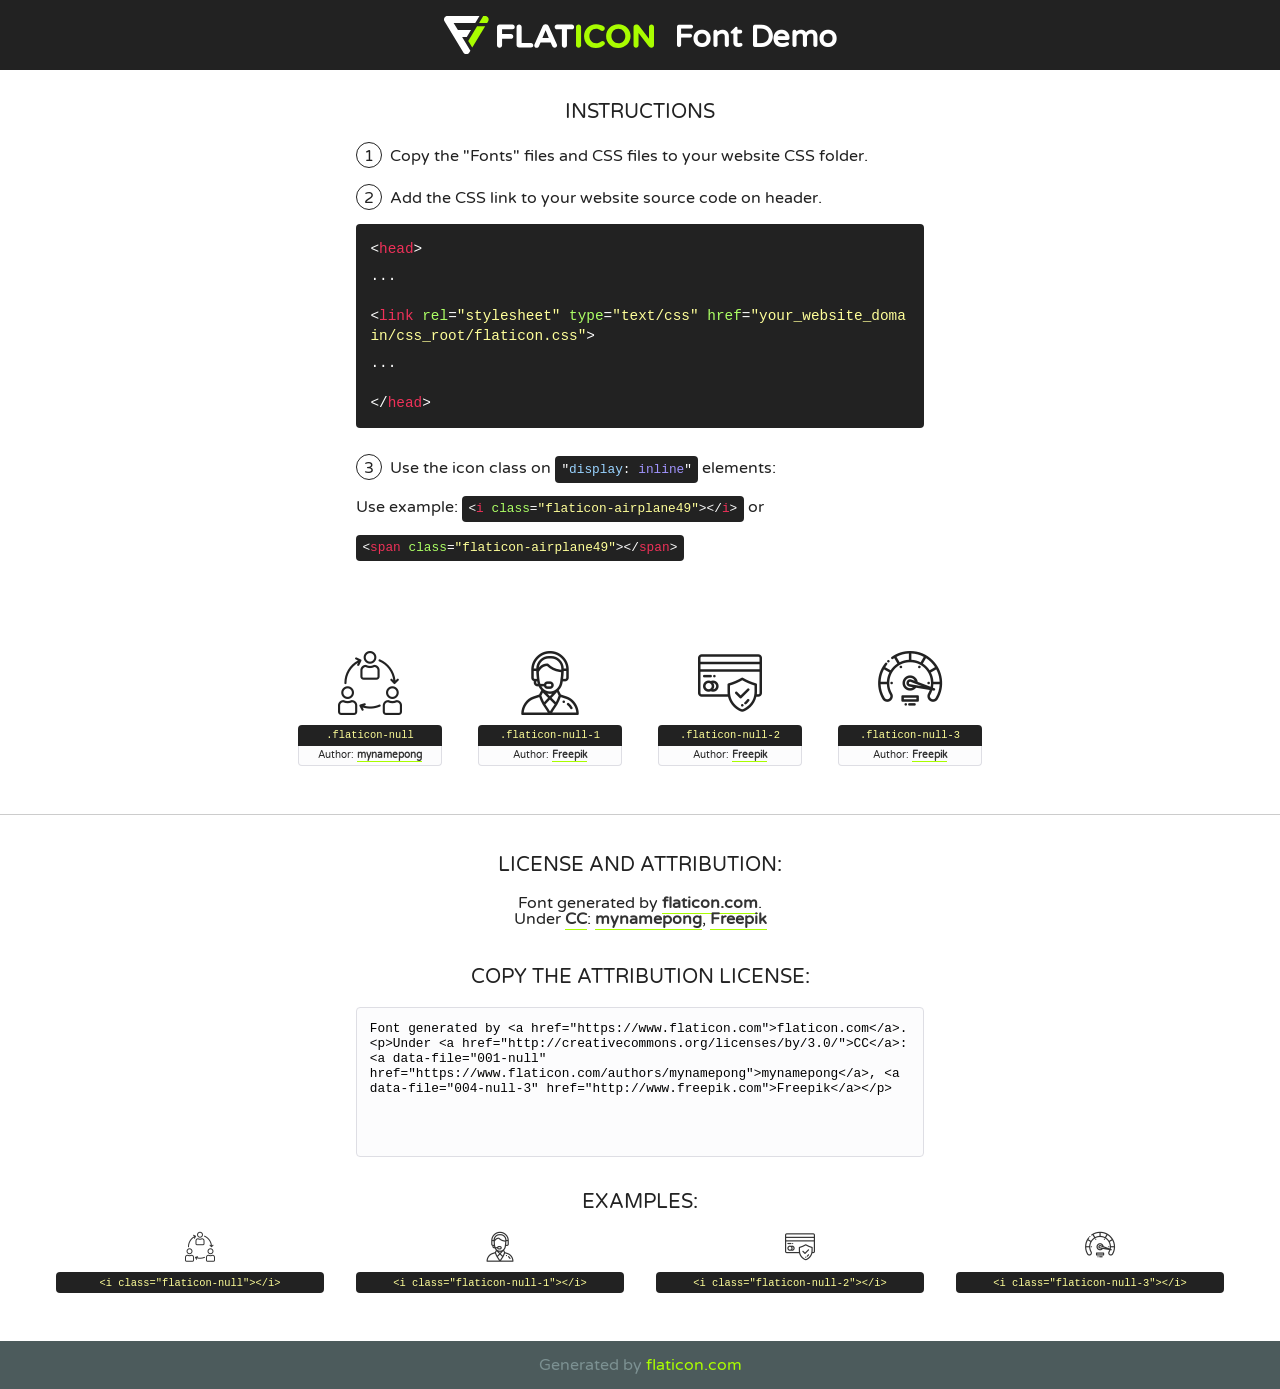
<file: assets/fonts/flaticon.html>
<!DOCTYPE html>
<!--
  Flaticon icon font: Flaticon
  Creation date: 03/06/2020 12:20
-->
<html>
<!DOCTYPE html>
<html>

<head>
    <title>Flaticon WebFont</title>
    <link href="http://fonts.googleapis.com/css?family=Varela+Round" rel="stylesheet" type="text/css" />
    <link rel="stylesheet" type="text/css" href="flaticon.css">
    <meta charset="UTF-8">
    <style>
    html, body, div, span, applet, object, iframe,
    h1, h2, h3, h4, h5, h6, p, blockquote, pre,
    a, abbr, acronym, address, big, cite, code,
    del, dfn, em, img, ins, kbd, q, s, samp,
    small, strike, strong, sub, sup, tt, var,
    b, u, i, center,
    dl, dt, dd, ol, ul, li,
    fieldset, form, label, legend,
    table, caption, tbody, tfoot, thead, tr, th, td,
    article, aside, canvas, details, embed, 
    figure, figcaption, footer, header, hgroup, 
    menu, nav, output, ruby, section, summary,
    time, mark, audio, video {
        margin: 0;
        padding: 0;
        border: 0;
        font-size: 100%;
        font: inherit;
        vertical-align: baseline;
    }
    /* HTML5 display-role reset for older browsers */
    article, aside, details, figcaption, figure, 
    footer, header, hgroup, menu, nav, section {
        display: block;
    }
    body {
        line-height: 1;
    }
    ol, ul {
        list-style: none;
    }
    blockquote, q {
        quotes: none;
    }
    blockquote:before, blockquote:after,
    q:before, q:after {
        content: '';
        content: none;
    }
    table {
        border-collapse: collapse;
        border-spacing: 0;
    }
    body {
        font-family: 'Varela Round', Helvetica, Arial, sans-serif;
        font-size: 16px;
        color: #222;
    }
    a {
        color: #333;
        border-bottom: 1px solid #a9fd00;
        font-weight: bold;
        text-decoration: none;
    }
    * {
        -moz-box-sizing: border-box;
        -webkit-box-sizing: border-box;
        box-sizing: border-box;
        margin: 0;
        padding: 0;
    }
    [class^="flaticon-"]:before, [class*=" flaticon-"]:before, [class^="flaticon-"]:after, [class*=" flaticon-"]:after {
        font-family: Flaticon;
        font-size: 30px;
        font-style: normal;
        margin-left: 20px;
        color: #333;
    }
    .wrapper {
        max-width: 600px;
        margin: auto;
        padding: 0 1em;
    }
    .title {
        font-size: 1.25em;
        text-align: center;
        margin-bottom: 1em;
        text-transform: uppercase;
    }
    header {
        text-align: center;
        background-color: #222;
        color: #fff;
        padding: 1em;
    }
    header .logo {
        width: 210px;
        height: 38px;
        display: inline-block;
        vertical-align: middle;
        margin-right: 1em;
        border: none;
    }
    header strong {
        font-size: 1.95em;
        font-weight: bold;
        vertical-align: middle;
        margin-top: 5px;
        display: inline-block;
    }
    .demo {
        margin: 2em auto;
        line-height: 1.25em;
    }
    .demo ul li {
        margin-bottom: 1em;
    }
    .demo ul li .num {
        color: #222;
        border-radius: 20px;
        display: inline-block;
        width: 26px;
        padding: 3px;
        height: 26px;
        text-align: center;
        margin-right: 0.5em;
        border: 1px solid #222;
    }
    .demo ul li code {
        background-color: #222;
        border-radius: 4px;
        padding: 0.25em 0.5em;
        display: inline-block;
        color: #fff;
        font-family: Consolas,Monaco,Lucida Console,Liberation Mono,DejaVu Sans Mono,Bitstream Vera Sans Mono,Courier New, monospace;
        font-weight: lighter;
        margin-top: 1em;
        font-size: 0.8em;
        word-break: break-all;
    }
    .demo ul li code.big {
        padding: 1em;
        font-size: 0.9em;
    }
    .demo ul li code .red {
        color: #EF3159;
    }
    .demo ul li code .green {
        color: #ACFF65;
    }
    .demo ul li code .yellow {
        color: #FFFF99;
    }
    .demo ul li code .blue {
        color: #99D3FF;
    }
    .demo ul li code .purple {
        color: #A295FF;
    }
    .demo ul li code .dots {
        margin-top: 0.5em;
        display: block;
    }
    #glyphs {
        border-bottom: 1px solid #ccc;
        padding: 2em 0;
        text-align: center;
    }
    .glyph {
        display: inline-block;
        width: 9em;
        margin: 1em;
        text-align: center;
        vertical-align: top;
        background: #FFF;
    }
    .glyph .glyph-icon {
        padding: 10px;
        display: block;
        font-family:"Flaticon";
        font-size: 64px;
        line-height: 1;
    }
    .glyph .glyph-icon:before {
        font-size: 64px;
        color: #222;
        margin-left: 0;
    }
    .class-name {
        font-size: 0.65em;
        background-color: #222;
        color: #fff;
        border-radius: 4px 4px 0 0;
        padding: 0.5em;
        color: #FFFF99;
        font-family: Consolas,Monaco,Lucida Console,Liberation Mono,DejaVu Sans Mono,Bitstream Vera Sans Mono,Courier New, monospace;
    }
    .author-name {
        font-size: 0.6em;
        background-color: #fcfcfd;
        border: 1px solid #DEDEE4;
        border-top: 0;
        border-radius: 0 0 4px 4px;
        padding: 0.5em;
    }
    .class-name:last-child {
        font-size: 10px;
        color:#888;
    }
    .class-name:last-child a {
        font-size: 10px;
        color:#555;
    }
    .class-name:last-child a:hover {
        color:#a9fd00;
    }
    .glyph > input {
        display: block;
        width: 100px;
        margin: 5px auto;
        text-align: center;
        font-size: 12px;
        cursor: text;
    }
    .glyph > input.icon-input {
        font-family:"Flaticon";
        font-size: 16px;
        margin-bottom: 10px;
    }
    .attribution .title {
        margin-top: 2em;
    }
    .attribution textarea {
        background-color: #fcfcfd;
        padding: 1em;
        border: none;
        box-shadow: none;
        border: 1px solid #DEDEE4;
        border-radius: 4px;
        resize: none;
        width: 100%;
        height: 150px;
        font-size: 0.8em;
        font-family: Consolas,Monaco,Lucida Console,Liberation Mono,DejaVu Sans Mono,Bitstream Vera Sans Mono,Courier New, monospace;
        -webkit-appearance: none;
    }
    .iconsuse {
        margin: 2em auto;
        text-align: center;
        max-width: 1200px;
    }
    .iconsuse:after {
        content: '';
        display: table;
        clear: both;
    }
    .iconsuse .image {
        float: left;
        width: 25%;
        padding: 0 1em;
    }
    .iconsuse .image p {
        margin-bottom: 1em;
    }
    .iconsuse .image span {
        display: block;
        font-size: 0.65em;
        background-color: #222;
        color: #fff;
        border-radius: 4px;
        padding: 0.5em;
        color: #FFFF99;
        margin-top: 1em;
        font-family: Consolas,Monaco,Lucida Console,Liberation Mono,DejaVu Sans Mono,Bitstream Vera Sans Mono,Courier New, monospace;
    }
    #footer {
        text-align: center;
        background-color: #4C5B5C;
        color: #7c9192;
        padding: 1em;
    }
    #footer a {
        border: none;
        color: #a9fd00;
        font-weight: normal;
    }
    @media (max-width: 960px) {
        .iconsuse .image {
            width: 50%;
        }
    }
    @media (max-width: 560px) {
        .iconsuse .image {
            width: 100%;
        }
    }
    </style>
</head>

<body class="characters-off">

    <header>
        <a href="https://www.flaticon.com" target="_blank" class="logo">
            <svg version="1.1" xmlns="http://www.w3.org/2000/svg" xmlns:xlink="http://www.w3.org/1999/xlink" xmlns:a="http://ns.adobe.com/AdobeSVGViewerExtensions/3.0/" viewBox="0 0 560.875 102.036" enable-background="new 0 0 560.875 102.036" xml:space="preserve">
                <defs>
                </defs>
                <g>
                    <g class="letters">
                        <path fill="#ffffff" d="M141.596,29.675c0-3.777,2.985-6.767,6.764-6.767h34.438c3.426,0,6.15,2.728,6.15,6.15
                        c0,3.43-2.724,6.149-6.15,6.149h-27.674v13.091h23.719c3.429,0,6.151,2.724,6.151,6.15c0,3.43-2.723,6.149-6.151,6.149h-23.719
                        v17.574c0,3.773-2.986,6.761-6.764,6.761c-3.779,0-6.764-2.989-6.764-6.761V29.675z"></path>
                        <path fill="#ffffff" d="M193.844,29.149c0-3.781,2.985-6.767,6.764-6.767c3.776,0,6.763,2.985,6.763,6.767v42.957h25.039
                        c3.426,0,6.149,2.726,6.149,6.153c0,3.425-2.723,6.15-6.149,6.15h-31.802c-3.779,0-6.764-2.986-6.764-6.768V29.149z"></path>
                        <path fill="#ffffff" d="M241.891,75.71l21.438-48.407c1.492-3.341,4.215-5.357,7.906-5.357h0.792
                        c3.686,0,6.323,2.017,7.815,5.357l21.439,48.407c0.436,0.967,0.701,1.845,0.701,2.723c0,3.602-2.809,6.501-6.414,6.501
                        c-3.161,0-5.269-1.845-6.499-4.655l-4.132-9.661h-27.059l-4.301,10.102c-1.144,2.631-3.426,4.214-6.237,4.214
                        c-3.517,0-6.24-2.81-6.24-6.325C241.1,77.64,241.451,76.677,241.891,75.71z M279.932,58.666l-8.521-20.297l-8.526,20.297H279.932
                        z"></path>
                        <path fill="#ffffff" d="M314.864,35.387H301.86c-3.429,0-6.239-2.813-6.239-6.238c0-3.429,2.811-6.24,6.239-6.24h39.533
                        c3.426,0,6.237,2.811,6.237,6.24c0,3.425-2.811,6.238-6.237,6.238h-13.001v42.785c0,3.773-2.99,6.761-6.764,6.761
                        c-3.779,0-6.764-2.989-6.764-6.761V35.387z"></path>
                        <path fill="#A9FD00" d="M352.615,29.149c0-3.781,2.985-6.767,6.767-6.767c3.774,0,6.761,2.985,6.761,6.767v49.024
                        c0,3.773-2.987,6.761-6.761,6.761c-3.781,0-6.767-2.989-6.767-6.761V29.149z"></path>
                        <path fill="#A9FD00" d="M374.132,53.836v-0.179c0-17.481,13.178-31.801,32.065-31.801c9.22,0,15.459,2.458,20.557,6.238
                        c1.402,1.054,2.637,2.985,2.637,5.357c0,3.692-2.985,6.59-6.681,6.59c-1.845,0-3.071-0.702-4.044-1.319
                        c-3.776-2.813-7.729-4.393-12.562-4.393c-10.364,0-17.831,8.611-17.831,19.154v0.173c0,10.542,7.291,19.329,17.831,19.329
                        c5.715,0,9.492-1.756,13.359-4.834c1.049-0.874,2.458-1.491,4.039-1.491c3.429,0,6.325,2.813,6.325,6.236
                        c0,2.106-1.056,3.78-2.282,4.834c-5.539,4.834-12.036,7.733-21.878,7.733C387.572,85.464,374.132,71.493,374.132,53.836z"></path>
                        <path fill="#A9FD00" d="M433.009,53.836v-0.179c0-17.481,13.79-31.801,32.766-31.801c18.981,0,32.592,14.143,32.592,31.628v0.173
                        c0,17.483-13.785,31.807-32.769,31.807C446.625,85.464,433.009,71.32,433.009,53.836z M484.224,53.836v-0.179
                        c0-10.539-7.725-19.326-18.626-19.326c-10.893,0-18.449,8.611-18.449,19.154v0.173c0,10.542,7.73,19.329,18.626,19.329
                        C476.676,72.986,484.224,64.378,484.224,53.836z"></path>
                        <path fill="#A9FD00" d="M506.233,29.321c0-3.774,2.99-6.763,6.767-6.763h1.401c3.252,0,5.183,1.583,7.029,3.953l26.093,34.265
                        V29.059c0-3.692,2.99-6.677,6.681-6.677c3.683,0,6.671,2.985,6.671,6.677v48.934c0,3.78-2.987,6.765-6.764,6.765h-0.436
                        c-3.257,0-5.188-1.581-7.034-3.953l-27.056-35.492v32.944c0,3.687-2.985,6.676-6.678,6.676c-3.683,0-6.673-2.989-6.673-6.676
                        V29.321z"></path>
                    </g>
                    <g class="insignia">
                        <path fill="#ffffff" d="M48.372,56.137h12.517l11.156-18.537H37.186L25.688,18.539h57.825L94.668,0H9.271
                        C5.925,0,2.842,1.801,1.198,4.716c-1.644,2.907-1.593,6.482,0.134,9.343l50.38,83.501c1.678,2.781,4.689,4.476,7.938,4.476
                        c3.246,0,6.257-1.695,7.935-4.476l2.898-4.804L48.372,56.137z"></path>
                        <g class="i">
                            <path fill="#A9FD00" d="M93.575,18.539h0.031v0.004l21.652,0.004l2.705-4.488c1.727-2.861,1.778-6.436,0.133-9.343
                            C116.454,1.801,113.371,0,110.026,0h-5.294L93.575,18.539z"></path>
                            <polygon fill="#A9FD00" points="88.291,27.356 64.725,66.486 75.519,84.404 109.942,27.356"></polygon>
                        </g>
                    </g>
                </g>
            </svg>
        </a>
        <strong>Font Demo</strong>
    </header>


    <section class="demo wrapper">

        <p class="title">Instructions</p>

        <ul>
            <li>
                <span class="num">1</span>Copy the "Fonts" files and CSS files to your website CSS folder.
            </li>
            <li>
                <span class="num">2</span>Add the CSS link to your website source code on header.
                <code class="big">
                    &lt;<span class="red">head</span>&gt;
                    <br/><span class="dots">...</span>
                    <br/>&lt;<span class="red">link</span> <span class="green">rel</span>=<span class="yellow">"stylesheet"</span> <span class="green">type</span>=<span class="yellow">"text/css"</span> <span class="green">href</span>=<span class="yellow">"your_website_domain/css_root/flaticon.css"</span>&gt;
                    <br/><span class="dots">...</span>
                    <br/>&lt;/<span class="red">head</span>&gt;
                </code>
            </li>

            <li>
                <p>
                    <span class="num">3</span>Use the icon class on <code>"<span class="blue">display</span>:<span class="purple"> inline</span>"</code> elements:
                    <br />
                    Use example: <code>&lt;<span class="red">i</span> <span class="green">class</span>=<span class="yellow">&quot;flaticon-airplane49&quot;</span>&gt;&lt;/<span class="red">i</span>&gt;</code> or <code>&lt;<span class="red">span</span> <span class="green">class</span>=<span class="yellow">&quot;flaticon-airplane49&quot;</span>&gt;&lt;/<span class="red">span</span>&gt;</code>
            </li>
        </ul>

    </section>




   <section id="glyphs">          
    
      
        <div class="glyph"><div class="glyph-icon flaticon-null"></div>
            <div class="class-name">.flaticon-null</div>
            <div class="author-name">Author: <a data-file="001-null" href="https://www.flaticon.com/authors/mynamepong">mynamepong</a> </div> 
        </div>        
        
        <div class="glyph"><div class="glyph-icon flaticon-null-1"></div>
            <div class="class-name">.flaticon-null-1</div>
            <div class="author-name">Author: <a data-file="002-null-1" href="http://www.freepik.com">Freepik</a> </div> 
        </div>        
        
        <div class="glyph"><div class="glyph-icon flaticon-null-2"></div>
            <div class="class-name">.flaticon-null-2</div>
            <div class="author-name">Author: <a data-file="003-null-2" href="http://www.freepik.com">Freepik</a> </div> 
        </div>        
        
        <div class="glyph"><div class="glyph-icon flaticon-null-3"></div>
            <div class="class-name">.flaticon-null-3</div>
            <div class="author-name">Author: <a data-file="004-null-3" href="http://www.freepik.com">Freepik</a> </div> 
        </div>        
        

    </section>



    <section class="attribution wrapper"   style="text-align:center;">

      <div class="title">License and attribution:</div><div class="attrDiv">Font generated by <a href="https://www.flaticon.com">flaticon.com</a>. <div><p>Under <a href="http://creativecommons.org/licenses/by/3.0/">CC</a>: <a data-file="001-null" href="https://www.flaticon.com/authors/mynamepong">mynamepong</a>, <a data-file="004-null-3" href="http://www.freepik.com">Freepik</a></p>  </div>
      </div>
      <div class="title">Copy the Attribution License:</div>

    <textarea onclick="this.focus();this.select();">Font generated by &lt;a href=&quot;https://www.flaticon.com&quot;&gt;flaticon.com&lt;/a&gt;. <p>Under <a href="http://creativecommons.org/licenses/by/3.0/">CC</a>: <a data-file="001-null" href="https://www.flaticon.com/authors/mynamepong">mynamepong</a>, <a data-file="004-null-3" href="http://www.freepik.com">Freepik</a></p>  
     </textarea>

    </section>

    <section class="iconsuse">

          <div class="title">Examples:</div>            
             
            <div class="image">
                <p>
                    <i class="glyph-icon flaticon-null"></i> 
                    <span>&lt;i class=&quot;flaticon-null&quot;&gt;&lt;/i&gt;</span>
                </p>
            </div>
            
            <div class="image">
                <p>
                    <i class="glyph-icon flaticon-null-1"></i> 
                    <span>&lt;i class=&quot;flaticon-null-1&quot;&gt;&lt;/i&gt;</span>
                </p>
            </div>
            
            <div class="image">
                <p>
                    <i class="glyph-icon flaticon-null-2"></i> 
                    <span>&lt;i class=&quot;flaticon-null-2&quot;&gt;&lt;/i&gt;</span>
                </p>
            </div>
            
            <div class="image">
                <p>
                    <i class="glyph-icon flaticon-null-3"></i> 
                    <span>&lt;i class=&quot;flaticon-null-3&quot;&gt;&lt;/i&gt;</span>
                </p>
            </div>
                       
        </div>
                            
    </section>

<div id="footer">
    <div>Generated by <a href="https://www.flaticon.com">flaticon.com</a>
    </div>
</div>



</body>
</html>
</file>
<file: assets/css/flaticon.css>
/*
  	Flaticon icon font: Flaticon
  	Creation date: 03/06/2020 12:20
  	*/

@font-face {
  font-family: "Flaticon";
  src: url("../fonts/Flaticon.eot");
  src: url("../fonts/Flaticon.eot?#iefix") format("embedded-opentype"),
       url("../fonts/Flaticon.woff2") format("woff2"),
       url("../fonts/Flaticon.woff") format("woff"),
       url("../fonts/Flaticon.ttf") format("truetype"),
       url("../fonts/Flaticon.svg#Flaticon") format("svg");
  font-weight: normal;
  font-style: normal;
}

@media screen and (-webkit-min-device-pixel-ratio:0) {
  @font-face {
    font-family: "Flaticon";
    src: url("../fonts/Flaticon.svg#Flaticon") format("svg");
  }
}

[class^="flaticon-"]:before, [class*=" flaticon-"]:before,
[class^="flaticon-"]:after, [class*=" flaticon-"]:after {   
  font-family: Flaticon;
font-style: normal;
}

.flaticon-null:before { content: "\f100"; }
.flaticon-null-1:before { content: "\f101"; }
.flaticon-null-2:before { content: "\f102"; }
.flaticon-null-3:before { content: "\f103"; }
</file>
<file: assets/css/progressbar_barfiller.css>
/* Custom Code skills */
.single-skill{
  display: flex;
}

.single-skill span {
	color: #79838b;
	font-size: 13px;
	font-weight: 300;
	letter-spacing: 0;
	margin-bottom: 14px;
	display: block;
}
.single-skill .bar-progress {
	width: 100%;
}
.single-skill .bar-title {
  width: 20%;
  margin-bottom: 19px;
}

.skills-content {
  padding-top: 200px;
  padding-left: 70px;
}

.skills-shape-bg {
  height: 651px;
  width: 868px;
  position: absolute;
  content: "";
  border: 2px solid #4d4d4d;
  left: 40%;
  top: 255px;
}

.skills-shape-bg::before {
  position: absolute;
  content: "";
  height: 465px;
  width: 300px;
  border: 2px solid #4d4d4d;
  left: -35%;
  top: 50%;
  transform: translateY(-50%);
  border-right: 0;
}



/* Default */
.barfiller {
	width: 100%;
	height: 10px;
	background: #f6f9fc;
  position: relative;
  border-radius: 5px;
}

.barfiller .fill {
  display: block;
  position: relative;
  width: 0px;
  height: 100%;
  background: #333;
  z-index: 1;
  border-radius: 5px;
}

.barfiller .tipWrap { display: none; }

.barfiller .tip {
  margin-top: -28px;
  padding: 2px 4px;
  font-size: 16px;
  color: #09cc7f;
  left: 0px;
  position: absolute;
  z-index: 2;
  background: transparent;
  font-weight: 800;
}

.barfiller .tip:after {
  border: solid;
  border-color: rgba(0,0,0,.8) transparent;
  border-width: 6px 6px 0 6px;
  content: "";
  display: block;
  position: absolute;
  left: 9px;
  top: 100%;
  z-index: 9;
  display: none;
  
}
</file>
<file: assets/css/gijgo.css>
.gj-button {
    background-color: #f5f5f5;
    border: 1px solid #ddd;
    color: #000;
    border-radius: 3px;
    padding: 6px 10px;
    cursor: pointer;
}

.gj-unselectable {
    -webkit-touch-callout: none;
    -webkit-user-select: none;
    -khtml-user-select: none;
    -moz-user-select: none;
    -ms-user-select: none;
    user-select: none;
}

.gj-row {
    display: -webkit-box;
    display: -ms-flexbox;
    display: flex;
    -ms-flex-wrap: wrap;
    flex-wrap: wrap;
}

.gj-margin-left-5 {
    margin-left: 5px;
}

.gj-margin-left-10 {
    margin-left: 10px;
}

.gj-width-full {
    width: 100%;
}

.gj-cursor-pointer {
    cursor: pointer;
}

.gj-text-align-center {
    text-align: center;
}

.gj-font-size-16 {
    font-size: 16px;
}

.gj-hidden {
    display: none;
}

/** Material Design */
.gj-button-md {
    background: 0 0;
    border: none;
    border-radius: 2px;
    color: rgba(0, 0, 0, 0.87);
    position: relative;
    height: 36px;
    margin: 0;
    min-width: 64px;
    padding: 0 16px;
    display: inline-block;
    font-family: "Roboto","Helvetica","Arial",sans-serif;
    font-size: 1rem;
    font-weight: 500;
    text-transform: uppercase;
    letter-spacing: 0;
    overflow: hidden;
    will-change: box-shadow;
    transition: box-shadow .2s cubic-bezier(.4,0,1,1),background-color .2s cubic-bezier(.4,0,.2,1),color .2s cubic-bezier(.4,0,.2,1);
    outline: none;
    cursor: pointer;
    text-decoration: none;
    text-align: center;
    line-height: 36px;
    vertical-align: middle;
    overflow: hidden;
    -webkit-user-select: none;
    -moz-user-select: none;
    -ms-user-select: none;
    user-select: none;
}

.gj-button-md:hover {
    background-color: rgba(158,158,158,.2);
}

.gj-button-md:disabled {
    color: rgba(0,0,0,.26);
    background: 0 0;
}

.gj-button-md .material-icons,
.gj-button-md .gj-icon {
    vertical-align: middle;
    /*font-size: 1.3rem;
    margin-right: 4px;*/
}

.gj-button-md.gj-button-md-icon {
    width: 24px;
    height: 31px;
    min-width: 24px;
    padding: 0px;
    display: table;
}

.gj-button-md.gj-button-md-icon .material-icons,
.gj-button-md.gj-button-md-icon .gj-icon {
    display: table-cell;
    margin-right: 0px;
    width: 24px;
    height: 24px;
}

.gj-button-md.active {
    background-color: rgba(158,158,158,.4);
}

.gj-button-md-group {
    position: relative;
    display: inline-block;
    vertical-align: middle;
}
.gj-textbox-md {
	/* border: none; */
	/* border-bottom: 1px solid rgba(0,0,0,.42); */
	display: block;
	font-family: "Helvetica","Arial",sans-serif;
	font-size: 16px;
	line-height: 16px;
	/* padding: 4px 0px; */
	margin: 0;
	/* width: 100%; */
	background: 0 0;
	/* text-align: ; */
	color: rgba(0,0,0,.87);
	padding-left: 44px;
	border: 1px solid #dca73a;
	/* padding: 15px 15px; */
	/* text-align: center; */
	width: 177px;
	height: 55px;
	border-radius: 5px;
}
.gj-textbox-md:focus,
.gj-textbox-md:active {
    /* border-bottom: 2px solid rgba(0,0,0,.42); */
    outline: none;
}

.gj-textbox-md::placeholder {
    color: #8e8e8e;
}

.gj-textbox-md:-ms-input-placeholder {
    color: #8e8e8e;
}

.gj-textbox-md::-ms-input-placeholder {
    color: #8e8e8e;
}

.gj-md-spacer-24 {
    min-width: 24px;
    width: 24px;
    display: inline-block;
}

.gj-md-spacer-32 {
    min-width: 32px;
    width: 32px;
    display: inline-block;
}

.gj-modal {
    position: fixed;
    top: 0;
    right: 0;
    bottom: 0;
    left: 0;
    z-index: 1203;
    display: none;
    overflow: hidden;
    -webkit-overflow-scrolling: touch;
    outline: 0;
    background-color: rgba(0, 0, 0, 0.54118);
    transition: 200ms ease opacity;
    will-change: opacity;
}

/* List */
ul.gj-list li [data-role="wrapper"] {
    display: table;
    width: 100%;
}

ul.gj-list li [data-role="checkbox"] {
    display: table-cell;
    vertical-align:middle;
    text-align:center;
}

ul.gj-list li [data-role="image"] {
    display: table-cell;
    vertical-align:middle;
    text-align:center;
}

ul.gj-list li [data-role="display"] {
    display: table-cell;
    vertical-align:middle;
    cursor: pointer;
}

ul.gj-list li [data-role="display"]:empty:before {
  content: "\200b"; /* unicode zero width space character */
}

/* List - Bootstrap */
ul.gj-list-bootstrap {
    padding-left: 0px;
    margin-bottom: 0px;
}

ul.gj-list-bootstrap li {
    padding: 0px;
}

ul.gj-list-bootstrap li [data-role="wrapper"] {
    padding: 0px 10px;
}

ul.gj-list-bootstrap li [data-role="checkbox"] {
    width: 24px;
    padding: 3px;
}

ul.gj-list-bootstrap li [data-role="image"] {
    width: 24px;
    height: 24px;
}

ul.gj-list-bootstrap li [data-role="display"] {
    padding: 8px 0px 8px 4px;
}

.list-group-item.active ul li, .list-group-item.active:focus ul li, .list-group-item.active:hover ul li {
    text-shadow: none;
    color:initial;
}

/* List - Material Design */
ul.gj-list-md {
    padding: 0px;
    list-style: none;
    list-style-type: none;
    line-height: 24px;
    letter-spacing: 0;
    color: #616161; /* Gray 700 */
}

ul.gj-list-md li {
    display: list-item;
    list-style-type: none;
    padding: 0px;
    min-height: unset;
    box-sizing: border-box;
    align-items: center;
    cursor: default;
    overflow: hidden;

    font-family: "Roboto","Helvetica","Arial",sans-serif;
    font-size: 16px;
    font-weight: 400;
    letter-spacing: .04em;
    line-height: 1;
    
    -webkit-flex-direction: row;
    -ms-flex-direction: row;
    flex-direction: row;
    -webkit-flex-wrap: nowrap;
    -ms-flex-wrap: nowrap;
    flex-wrap: nowrap;
}

ul.gj-list-md li [data-role="checkbox"] {
    height: 24px;
    width: 24px;
}

ul.gj-list-md li [data-role="image"] {
    height: 24px;
    width: 24px;
}

ul.gj-list-md li [data-role="display"] {
    padding: 8px 0px 8px 5px;
    order: 0;
    flex-grow: 2;
    text-decoration: none;
    box-sizing: border-box;
    align-items: center;
    text-align: left;
    color: rgba(0,0,0,.87);
}

ul.gj-list-md li.disabled>[data-role="wrapper"]>[data-role="display"] {
    color: #9E9E9E; /* Gray 500 */
}

.gj-list-md-active {
    background: #e0e0e0;
    color: #3f51b5;
}


/* Picker */
.gj-picker {
    position: absolute;
    z-index: 1203;
    background-color: #fff;
}

.gj-picker .selected {
    color: #fff;
}

/* Material Design */
.gj-picker-md {
    font-family: "Roboto","Helvetica","Arial",sans-serif;
    font-size: 16px;
    font-weight: 400;
    letter-spacing: .04em;
    line-height: 1;
    color: rgba(0,0,0,.87);
    border: 1px solid #E0E0E0;
}

.gj-modal .gj-picker-md {
    border: 0px;
}

.gj-picker-md [role="header"] {
    color: rgba(255, 255, 255, 0.54);
    display: flex;
    background: #2196f3;
    align-items: baseline;
    user-select: none;
    justify-content: center;
}

.gj-picker-md [role="footer"] {
    float: right;
    padding: 10px;
}

.gj-picker-md [role="footer"] button.gj-button-md {
    color: #2196f3;
    font-weight: bold;
    font-size: 13px;
}

/* Bootstrap */
.gj-picker-bootstrap {
    border-radius: 4px;
    border: 1px solid #E0E0E0;
}

.gj-picker-bootstrap .selected {
    color: #888;
}

.gj-picker-bootstrap [role="header"] {
    background: #eee;
    color: #AAA;
}
@font-face {
    font-family: 'gijgo-material';
    src: url('../fonts/gijgo-material.eot?235541');
    src: url('../fonts/gijgo-material.eot?235541#iefix') format('embedded-opentype'), url('../fonts/gijgo-material.ttf?235541') format('truetype'), url('../fonts/gijgo-material.woff?235541') format('woff'), url('../fonts/gijgo-material.svg?235541#gijgo-material') format('svg');
    font-weight: normal;
    font-style: normal;
}

.gj-icon {
    /* use !important to prevent issues with browser extensions that change fonts */
    font-family: 'gijgo-material' !important;
    font-size: 24px;
    speak: none;
    font-style: normal;
    font-weight: normal;
    font-variant: normal;
    text-transform: none;
    line-height: 1;
    /* Enable Ligatures ================ */
    letter-spacing: 0;
    -webkit-font-feature-settings: "liga";
    -moz-font-feature-settings: "liga=1";
    -moz-font-feature-settings: "liga";
    -ms-font-feature-settings: "liga" 1;
    font-feature-settings: "liga";
    -webkit-font-variant-ligatures: discretionary-ligatures;
    font-variant-ligatures: discretionary-ligatures;
    /* Better Font Rendering =========== */
    -webkit-font-smoothing: antialiased;
    -moz-osx-font-smoothing: grayscale;
}

.gj-icon.undo:before {
    content: "\e900";
}

.gj-icon.vertical-align-top:before {
    content: "\e901";
}

.gj-icon.vertical-align-center:before {
    content: "\e902";
}

.gj-icon.vertical-align-bottom:before {
    content: "\e903";
}

.gj-icon.arrow-dropup:before {
    content: "\e904";
}

.gj-icon.clock:before {
    content: "\e905";
}

.gj-icon.refresh:before {
    content: "\e906";
}

.gj-icon.last-page:before {
    content: "\e907";
}

.gj-icon.first-page:before {
    content: "\e908";
}

.gj-icon.cancel:before {
    content: "\e909";
}

.gj-icon.clear:before {
    content: "\e90a";
}

.gj-icon.check-circle:before {
    content: "\e90b";
}

.gj-icon.delete:before {
    content: "\e90c";
}

.gj-icon.arrow-upward:before {
    content: "\e90d";
}

.gj-icon.arrow-forward:before {
    content: "\e90e";
}

.gj-icon.arrow-downward:before {
    content: "\e90f";
}

.gj-icon.arrow-back:before {
    content: "\e910";
}

.gj-icon.list-numbered:before {
    content: "\e911";
}

.gj-icon.list-bulleted:before {
    content: "\e912";
}

.gj-icon.indent-increase:before {
    content: "\e913";
}

.gj-icon.indent-decrease:before {
    content: "\e914";
}

.gj-icon.redo:before {
    content: "\e915";
}

.gj-icon.align-right:before {
    content: "\e916";
}

.gj-icon.align-left:before {
    content: "\e917";
}

.gj-icon.align-justify:before {
    content: "\e918";
}

.gj-icon.align-center:before {
    content: "\e919";
}

.gj-icon.strikethrough:before {
    content: "\e91a";
}

.gj-icon.italic:before {
    content: "\e91b";
}

.gj-icon.underlined:before {
    content: "\e91c";
}

.gj-icon.bold:before {
    content: "\e91d";
}

.gj-icon.arrow-dropdown:before {
    content: "\e91e";
}

.gj-icon.done:before {
    content: "\e91f";
}

.gj-icon.pencil:before {
    content: "\e920";
}

.gj-icon.minus:before {
    content: "\e921";
}

.gj-icon.plus:before {
    content: "\e922";
}

.gj-icon.chevron-up:before {
    content: "\e923";
}

.gj-icon.chevron-right:before {
    content: "\e924";
}

.gj-icon.chevron-down:before {
    content: "\e925";
}

.gj-icon.chevron-left:before {
    content: "\e926";
}

.gj-icon.event:before {
    content: "\e927";
}
.gj-draggable {
    cursor: move;
}
.gj-resizable-handle {
    position: absolute;
    font-size: 0.1px;
    display: block;
    -ms-touch-action: none;
    touch-action: none;
    z-index: 1203;
}

.gj-resizable-n {
    cursor: n-resize;
    height: 7px;
    width: 100%;
    top: -5px;
    left: 0;
}
.gj-resizable-e {
    cursor: e-resize;
    width: 7px;
    right: -5px;
    top: 0;
    height: 100%;
}
.gj-resizable-s {
    cursor: s-resize;
    height: 7px;
    width: 100%;
    bottom: -5px;
    left: 0;
}
.gj-resizable-w {
	cursor: w-resize;
	width: 7px;
	left: -5px;
	top: 0;
	height: 100%;
}
.gj-resizable-se {
	cursor: se-resize;
	width: 12px;
	height: 12px;
	right: 1px;
	bottom: 1px;
}
.gj-resizable-sw {
	cursor: sw-resize;
	width: 9px;
	height: 9px;
	left: -5px;
	bottom: -5px;
}
.gj-resizable-nw {
	cursor: nw-resize;
	width: 9px;
	height: 9px;
	left: -5px;
	top: -5px;
}
.gj-resizable-ne {
	cursor: ne-resize;
	width: 9px;
	height: 9px;
	right: -5px;
	top: -5px;
}

.gj-dialog-footer {
    position: absolute;
    bottom: 0px;
    width: 100%;
    margin-top: 0px;
}

.gj-dialog-scrollable [data-role="body"] {
    overflow-x: hidden;
    overflow-y: scroll;
}

/** Bootstrap 3 **/
.gj-dialog-bootstrap {
    overflow: hidden;
    z-index: 1202;
}

.gj-dialog-bootstrap [data-role="title"] {
    display: inline;
}
.gj-dialog-bootstrap [data-role="close"] {
    line-height: 1.42857143;
}

/** Bootstrap 4 **/
.gj-dialog-bootstrap4 {
    overflow: hidden;
    z-index: 1202;
}

.gj-dialog-bootstrap4 [data-role="title"] {
    display: inline;
}
.gj-dialog-bootstrap4 [data-role="close"] {
    line-height: 1.5;
}

/** Material Design **/
.gj-dialog-md {
    background-color: #FFF;
    overflow: hidden;
    border: none;
    box-shadow: 0 11px 15px -7px rgba(0,0,0,.2), 0 24px 38px 3px rgba(0,0,0,.14), 0 9px 46px 8px rgba(0,0,0,.12);
    box-sizing: border-box;
    position: relative;
    display: -webkit-box;
    display: -webkit-flex;
    display: -ms-flexbox;
    display: flex;
    -webkit-box-orient: vertical;
    -webkit-box-direction: normal;
    -webkit-flex-direction: column;
    -ms-flex-direction: column;
    flex-direction: column;
    -webkit-background-clip: padding-box;
    background-clip: padding-box;
    outline: 0;
    z-index: 1202;
}

.gj-dialog-md-header {
    padding: 24px 24px 0px 24px;
    font-family: "Roboto","Helvetica","Arial",sans-serif;
}

.gj-dialog-md-title {
    margin: 0;
    font-weight: 400;
    display: inline;
    line-height: 28px;
    font-size: 20px;
}

.gj-dialog-md-close {
    -webkit-appearance: none;
    padding: 0;
    cursor: pointer;
    background: 0 0;
    border: 0;
    float: right;
    line-height: 28px;
    font-size: 28px;
}

.gj-dialog-md-body {
    padding: 20px 24px 24px 24px;
    color: rgba(0,0,0,.54);
    font-family: "Helvetica","Arial",sans-serif;
    font-size: 14px;
    font-weight: 400;
    line-height: 20px;
}

.gj-dialog-md-footer {
    padding: 8px 8px 8px 24px;
    display: -webkit-flex;
    display: -ms-flexbox;
    display: flex;
    -webkit-flex-direction: row-reverse;
    -ms-flex-direction: row-reverse;
    flex-direction: row-reverse;
    -webkit-flex-wrap: wrap;
    -ms-flex-wrap: wrap;
    flex-wrap: wrap;

    box-sizing: border-box;
}

.gj-dialog-md-footer>*:first-child {
    margin-right: 0;
}

.gj-dialog-md-footer>* {
    margin-right: 8px;
    height: 36px;
}
DIV.gj-grid-wrapper {
    margin: auto;
    position: relative;
    clear:both;
    z-index: 1;
}

TABLE.gj-grid {
    margin: auto;    
    border-collapse: collapse;
    width: 100%;
    table-layout: fixed;
}

TABLE.gj-grid THEAD TH [data-role="selectAll"] {
    margin: auto;
}

TABLE.gj-grid THEAD TH [data-role="title"] {
    display: inline-block;
}

TABLE.gj-grid THEAD TH [data-role="sorticon"] {
    display: inline-block;
}

TABLE.gj-grid THEAD TH {
    overflow: hidden;
    text-overflow: ellipsis;
}

TABLE.gj-grid.autogrow-header-row THEAD TH {
    overflow: auto;
    text-overflow: initial;
    white-space: pre-wrap;
    -ms-word-break: break-word;
    word-break: break-word;
}

TABLE.gj-grid > tbody > tr > td {
    overflow: hidden;
    position: relative;
}

table.gj-grid tbody div[data-role="display"] {
    vertical-align: middle;
    text-indent: 0;
    white-space: pre-wrap;
    -ms-word-break: break-word;
    word-break: break-word;
}

table.gj-grid.fixed-body-rows tbody div[data-role="display"] {
    overflow: hidden;
    text-overflow: ellipsis;
    white-space: nowrap;
    -ms-word-break: initial;
    word-break: initial;
}

table.gj-grid tfoot DIV[data-role="display"] {
    vertical-align: middle;
    text-indent: 0;
    display: flex;
}

TABLE.gj-grid .fa {
    padding: 2px;
}

TABLE.gj-grid > tbody > tr > td > div {
    padding: 2px;
    overflow: hidden;
}

DIV.gj-grid-wrapper DIV.gj-grid-loading-cover
{
    background: #BBBBBB;
    opacity: 0.5;
    position: absolute;
    vertical-align: middle;
}

DIV.gj-grid-wrapper DIV.gj-grid-loading-text
{
    position: absolute;
    font-weight: bold;
}

/* Bootstrap Theme */
table.gj-grid-bootstrap thead th {
    background-color: #f5f5f5;
    vertical-align:middle;
}

table.gj-grid-bootstrap thead th [data-role="sorticon"] {
    margin-left: 5px;
}

table.gj-grid-bootstrap thead th [data-role="sorticon"] i.gj-icon,
table.gj-grid-bootstrap thead th [data-role="sorticon"] i.material-icons {
    position: absolute;
    font-size: 20px;
    top: 15px;
}

table.gj-grid-bootstrap tbody tr td div[data-role="display"] {
    padding: 0px;
}

.gj-grid-bootstrap-4 .gj-checkbox-bootstrap {
    display: inline-block;
    padding-top: 2px;
}

.gj-grid-bootstrap-4 tbody tr.active {
    background-color: rgba(0,0,0,.075);
}

/* Material Design Theme */
.gj-grid-md {
    position: relative;
    border: 1px solid #e0e0e0;
    border-collapse: collapse;
    white-space: nowrap;
    font-size: 13px;
    font-family: "Roboto","Helvetica","Arial",sans-serif;
    background-color: #fff;
}

.gj-grid-md td:first-of-type, .gj-grid-md th:first-of-type {
    padding-left: 24px;
}

.gj-grid-md th {
    position: relative;
    vertical-align: bottom;
    font-weight: 700;
    line-height: 31px;
    letter-spacing: 0;
    height: 56px;
    font-size: 12px;
    color: rgba(0,0,0,.54);
    padding-bottom: 8px;
    box-sizing: border-box;
    padding: 12px 18px;
    text-align: right;
}

.gj-grid-md td {
    position: relative;
    height: 48px;
    border-top: 1px solid #e0e0e0;
    border-bottom: 1px solid #e0e0e0;
    padding: 12px 18px;
    box-sizing: border-box;
    text-align: left;
    color: rgba(0,0,0,.87);
}

.gj-grid-md tbody tr {
    position: relative;
    height: 48px;
    transition-duration: .28s;
    transition-timing-function: cubic-bezier(.4,0,.2,1);
    transition-property: background-color;
}

.gj-grid-md tbody tr:hover {
    background-color: #EEEEEE; /* Gray 200 */
}

.gj-grid-md tbody tr.gj-grid-md-select {
    background-color: #F5F5F5; /* Grey 100 */
}


table.gj-grid-md thead th [data-role="sorticon"] {
    margin-left: 5px;
}

table.gj-grid-md thead th [data-role="sorticon"] i.gj-icon,
table.gj-grid-md thead th [data-role="sorticon"] i.material-icons {
    position: absolute;
    font-size: 16px;
    top: 19px;
}

table.gj-grid-md thead th.gj-grid-select-all {
    padding-bottom: 3px;
}
/* Hide all prioritized columns by default */
@media only all {
	th.display-1120,
	td.display-1120,
	th.display-960,
	td.display-960,
	th.display-800,
	td.display-800,
	th.display-640,
	td.display-640,
	th.display-480,
	td.display-480,
	th.display-320,
	td.display-320 {
		display: none;
	}
}

/* Show at 320px (20em x 16px) */
@media screen and (min-width: 20em) {
	TABLE.gj-grid-bootstrap th.display-320,
	TABLE.gj-grid-bootstrap td.display-320 {
		display: table-cell;
	}
}
/* Show at 480px (30em x 16px) */
@media screen and (min-width: 30em) {
	TABLE.gj-grid-bootstrap th.display-480,
	TABLE.gj-grid-bootstrap td.display-480 {
		display: table-cell;
	}
}
/* Show at 640px (40em x 16px) */
@media screen and (min-width: 40em) {
	TABLE.gj-grid-bootstrap th.display-640,
	TABLE.gj-grid-bootstrap td.display-640 {
		display: table-cell;
	}
}
/* Show at 800px (50em x 16px) */
@media screen and (min-width: 50em) {
	TABLE.gj-grid-bootstrap th.display-800,
	TABLE.gj-grid-bootstrap td.display-800 {
		display: table-cell;
	}
}
/* Show at 960px (60em x 16px) */
@media screen and (min-width: 60em) {
	TABLE.gj-grid-bootstrap th.display-960,
	TABLE.gj-grid-bootstrap td.display-960 {
		display: table-cell;
	}
}
/* Show at 1,120px (70em x 16px) */
@media screen and (min-width: 70em) {
	TABLE.gj-grid-bootstrap th.display-1120,
	TABLE.gj-grid-bootstrap td.display-1120 {
		display: table-cell;
	}
}

/* Material Design Theme */
.gj-grid-md tfoot tr th {
    padding-right: 14px;
}

.gj-grid-md tfoot tr[data-role="pager"] .gj-grid-mdl-pager-label {
    padding-left: 5px;
    padding-right: 5px;
}

.gj-grid-md tfoot tr[data-role="pager"] .gj-dropdown-md {
    margin-left: 12px;
}

.gj-grid-md tfoot tr[data-role="pager"] .gj-dropdown-md [role="presenter"] {
    font-size: 12px;
    font-weight: bold;
    color: rgba(0,0,0,.54);
}

.gj-grid-md tfoot tr[data-role="pager"] .gj-dropdown-md [role="presenter"] [role="display"] {
    text-align: right;
}

.gj-grid-md tfoot tr[data-role="pager"] .gj-grid-md-limit-select {
    margin-left: 10px;
    font-size: 12px;
    font-weight: bold;
    color: rgba(0,0,0,.54);
}

/* Bootstrap */
.gj-grid-bootstrap tfoot tr[data-role="pager"] th {
    line-height: 30px;
    background-color: #f5f5f5;
}

.gj-grid-bootstrap tfoot tr[data-role="pager"] th > div > div {
    margin-right: 5px;
}

.gj-grid-bootstrap tfoot tr[data-role="pager"] th > div > button {
    margin-right: 5px;
}

.gj-grid-bootstrap-4 tfoot tr[data-role="pager"] th > div button {
    height: 34px;
}

.gj-grid-bootstrap-4 tfoot tr[data-role="pager"] th div .gj-dropdown-bootstrap-4 .gj-dropdown-expander-mi .gj-icon {
    top: 5px;
}

.gj-grid-bootstrap-3 tfoot tr[data-role="pager"] th > div > input {
    margin-right: 5px;
    width: 40px;
    text-align: right;
    display: inline-block;
    font-weight: bold;
}

.gj-grid-bootstrap-4 tfoot tr[data-role="pager"] th > div > div.input-group {
    width: 40px;
}

.gj-grid-bootstrap-4 tfoot tr[data-role="pager"] th > div > div.input-group input {
    text-align: right;
    font-weight: bold;
    height: 34px;
    padding-top: 2px;
    padding-bottom: 6px;
}

.gj-grid-bootstrap tfoot tr[data-role="pager"] th > div > select {
    display: inline-block;
    margin-right: 5px;
    width: 60px;
}

.gj-grid-bootstrap tfoot tr[data-role="pager"] th .gj-dropdown-bootstrap .gj-list-bootstrap [data-role="display"] {
    line-height: 14px;
}

.gj-grid-bootstrap tfoot tr[data-role="pager"] th .gj-dropdown-bootstrap [role="presenter"] [role="display"] {
    font-weight: bold;
}

.gj-grid-bootstrap tfoot tr[data-role="pager"] th .gj-dropdown-bootstrap-3 [role="presenter"] {
    padding: 2px 8px;
}

.gj-grid-bootstrap tfoot tr[data-role="pager"] th .gj-dropdown-bootstrap-4 [role="presenter"] {
    padding: 1px 8px;
}
.gj-grid thead tr th div.gj-grid-column-resizer-wrapper {
    position: relative;
    width: 100%;
    height: 0px; 
    top: 0px; 
    left: 0px; 
    padding: 0px;
}

span.gj-grid-column-resizer {
    position: absolute;
    right: 0px;
    width: 10px;
    top: -100px;
    height: 300px;
    z-index: 1203;
    cursor: e-resize;
}

.gj-grid-resize-cursor {
    cursor: e-resize;
}
.gj-grid-md tbody tr.gj-grid-top-border td {
  border-top: 2px solid #777;
}
.gj-grid-md tbody tr.gj-grid-bottom-border td {
  border-bottom: 2px solid #777;
}

.gj-grid-bootstrap tbody tr.gj-grid-top-border td {
  border-top: 2px solid #777;
}
.gj-grid-bootstrap tbody tr.gj-grid-bottom-border td {
  border-bottom: 2px solid #777;
}
.gj-grid-md thead tr th.gj-grid-left-border,
.gj-grid-md tbody tr td.gj-grid-left-border
{
    border-left: 3px solid #777;
}
.gj-grid-md thead tr th.gj-grid-right-border,
.gj-grid-md tbody tr td.gj-grid-right-border
{
    border-right: 3px solid #777;
}

.gj-grid-bootstrap thead tr th.gj-grid-left-border,
.gj-grid-bootstrap tbody tr td.gj-grid-left-border
{
    border-left: 5px solid #ddd;
}
.gj-grid-bootstrap thead tr th.gj-grid-right-border,
.gj-grid-bootstrap tbody tr td.gj-grid-right-border
{
    border-right: 5px solid #ddd;
}
.gj-dirty {
    position: absolute;
    top: 0px;
    left: 0px;
    border-style: solid;
    border-width: 3px;
    border-color: #f00 transparent transparent #f00;
    padding: 0;
    overflow: hidden;
    vertical-align: top;
}

/* Material Design */
.gj-grid-md tbody tr td.gj-grid-management-column {
    padding: 3px;
}

.gj-grid-md tbody tr td[data-mode="edit"] {
    padding: 0px 18px;
}

.gj-grid-md tbody .gj-dropdown-md [role="presenter"] [role="display"] {
    padding: 0px;
}

/* Bootstrap */
.gj-grid-bootstrap tbody tr td[data-mode="edit"] {
    padding: 0px;
}

.gj-grid-bootstrap tbody tr td[data-mode="edit"] [data-role="edit"] {
    padding: 0px;
}

/* Bootstrap 3 */
.gj-grid-bootstrap-3 tbody tr td.gj-grid-management-column {
    padding: 3px;
}

.gj-grid-bootstrap-3 tbody tr td[data-mode="edit"] {
    height: 38px;
}

.gj-grid-bootstrap-3 tbody tr td[data-mode="edit"] [data-role="edit"] input[type="text"] {
    height: 37px;
    padding: 8px;
}

.gj-grid-bootstrap-3 tbody tr td[data-mode="edit"] .gj-dropdown-bootstrap [role="presenter"] {
    border: 0px;
    border-radius: 0px;
    height: 37px;
    padding-left: 8px;
}

.gj-grid-bootstrap-3 tbody tr td[data-mode="edit"] .gj-datepicker-bootstrap {
    height: 37px;
}

.gj-grid-bootstrap-3 tbody tr td[data-mode="edit"] .gj-datepicker-bootstrap [role="input"] {
    height: 37px;
    border:0px;
    border-radius: 0px;
}

.gj-grid-bootstrap-3 tbody tr td[data-mode="edit"] .gj-datepicker-bootstrap [role="right-icon"] {
    border:0px;
    border-radius: 0px;
}

.gj-grid-bootstrap-3 tbody tr td[data-mode="edit"] .gj-checkbox-bootstrap {
    display: inline-block;
    padding-top: 10px;
    height: 32px;
}

/* Bootstrap 4 */
.gj-grid-bootstrap-4 tbody tr td.gj-grid-management-column {
    padding: 6px;
}

.gj-grid-bootstrap-4 tbody tr td[data-mode="edit"] [data-role="edit"] input[type="text"] {
    height: 48px;
    padding-left: 12px;
}

.gj-grid-bootstrap-4 tbody tr td[data-mode="edit"] .gj-dropdown-bootstrap [role="presenter"] {
    border: 0px;
    border-radius: 0px;
    height: 48px;
    padding-left: 12px;
    font-family: -apple-system,system-ui,BlinkMacSystemFont,"Segoe UI",Roboto,"Helvetica Neue",Arial,sans-serif;
}

.gj-grid-bootstrap-4 tbody tr td[data-mode="edit"] .gj-dropdown-bootstrap-4 [role="expander"].gj-dropdown-expander-mi .gj-icon,
.gj-grid-bootstrap-4 tbody tr td[data-mode="edit"] .gj-dropdown-bootstrap-4 [role="expander"].gj-dropdown-expander-mi .material-icons {
    top: 13px;
}

.gj-grid-bootstrap-4 tbody tr td[data-mode="edit"] .gj-datepicker-bootstrap {
    height: 48px;
}

.gj-grid-bootstrap-4 tbody tr td[data-mode="edit"] .gj-datepicker-bootstrap [role="input"] {
    height: 48px;
    border:0px;
    border-radius: 0px;
}

.gj-grid-bootstrap-4 tbody tr td[data-mode="edit"] .gj-datepicker-bootstrap [role="right-icon"] {
    background-color: #fff;
}

.gj-grid-bootstrap-4 tbody tr td[data-mode="edit"] .gj-datepicker-bootstrap [role="right-icon"] button {
    border: 0px;
    border-radius: 0px;
    width: 43px;
    position: relative;
}

.gj-grid-bootstrap-4 tbody tr td[data-mode="edit"] .gj-datepicker-bootstrap [role="right-icon"] .gj-icon,
.gj-grid-bootstrap-4 tbody tr td[data-mode="edit"] .gj-datepicker-bootstrap [role="right-icon"] .material-icons {
    top: 13px;
    left: 10px;
    font-size: 24px;
}

.gj-grid-bootstrap-4 tbody tr td[data-mode="edit"] .gj-checkbox-bootstrap {
    display: inline-block;
    padding-top: 15px;
    height: 42px;
}
.gj-grid-md thead tr[data-role="filter"] th {
    border-top: 1px solid #e0e0e0;
}

div.gj-grid-wrapper div.gj-grid-bootstrap-toolbar {
    background-color: #f5f5f5;
    padding: 8px;
    font-weight: bold;
    border: 1px solid #ddd;
}

div.gj-grid-wrapper div.gj-grid-bootstrap-4-toolbar {
    background-color: #f5f5f5;
    padding: 12px;
    font-weight: bold;
    border: 1px solid #ddd;
}

div.gj-grid-wrapper div.gj-grid-md-toolbar {
    font-weight: bold;
    font-size: 24px;
    font-family: "Helvetica","Arial",sans-serif;
    background-color: rgb(255, 255, 255);
    
    border-top: 1px solid #e0e0e0;
    border-left: 1px solid #e0e0e0;
    border-right: 1px solid #e0e0e0;
    border-bottom: 0px;
    border-collapse: collapse;

    padding: 0 18px 0px 18px;
    line-height: 56px;
}
table.gj-grid-scrollable tbody {
    overflow-y: auto;
    overflow-x: hidden;
    display: block;
}

/* Material Design */
table.gj-grid-md.gj-grid-scrollable {
    border-bottom: 0px;
}

table.gj-grid-md.gj-grid-scrollable tbody {
    border-right: 1px solid #e0e0e0;
    border-bottom: 1px solid #e0e0e0;
}

table.gj-grid-md.gj-grid-scrollable tfoot {
    border-bottom: 1px solid #e0e0e0;
}

/* Bootstrap 3 */
table.gj-grid-bootstrap.gj-grid-scrollable {
    border-bottom: 0px;
}

table.gj-grid-bootstrap.gj-grid-scrollable tbody {
    border-right: 1px solid #ddd;
    border-bottom: 1px solid #ddd;
}

table.gj-grid-bootstrap.gj-grid-scrollable tbody tr[data-role="row"]:first-child td {
    border-top: 0px;
}

table.gj-grid-bootstrap.gj-grid-scrollable tbody tr[data-role="row"] td:first-child {
    border-left: 0px;
}

table.gj-grid-bootstrap.gj-grid-scrollable tbody tr[data-role="row"] td:last-child {
    border-right: 0px;
}

table.gj-grid-bootstrap.gj-grid-scrollable tfoot {
    border-bottom: 1px solid #ddd;
}

ul.gj-list li [data-role="spacer"] {
    display: table-cell;
}

ul.gj-list li [data-role="expander"] {
    display: table-cell;
    vertical-align:middle;
    text-align:center;
    cursor: pointer;
}

[data-type="tree"] ul li [data-role="expander"].gj-tree-material-icons-expander {
    width: 24px;
}

[data-type="tree"] ul li [data-role="expander"].gj-tree-font-awesome-expander {
    width: 24px;
}

[data-type="tree"] ul li [data-role="expander"].gj-tree-glyphicons-expander {
    width: 24px;
}

[data-type="tree"] ul li [data-role="expander"].gj-tree-glyphicons-expander .glyphicon {
    top: 4px;
    height: 24px;
}

/* Bootstrap Theme */
.gj-tree-bootstrap-3 ul.gj-list-bootstrap li {
    border: 0px;
    border-radius: 0px;
    color: #333;
}

.gj-tree-bootstrap-3 ul.gj-list-bootstrap li.active {
    color: #fff;
}

.gj-tree-bootstrap-3 ul.gj-list-bootstrap li.disabled {
    color: #777;
    background-color: #eee;
}

.gj-tree-bootstrap-4 ul.gj-list-bootstrap li {
    border: 0px;
    border-radius: 0px;
    color: #212529;
}

.gj-tree-bootstrap-4 ul.gj-list-bootstrap li.active {
    color: #fff;
}

.gj-tree-bootstrap-4 ul.gj-list-bootstrap li.disabled {
    color: #868e96;
}

.gj-tree-bootstrap-4 ul.gj-list-bootstrap li ul.gj-list-bootstrap {
    width: 100%;
}

.gj-tree-bootstrap-border ul.gj-list-bootstrap li {
    border: 1px solid #ddd;
}

.gj-tree-bootstrap-border ul.gj-list-bootstrap li ul.gj-list-bootstrap li {
    border-left: 0px;
    border-right: 0px;
}

.gj-tree-bootstrap-border ul.gj-list-bootstrap li:first-child {
    border-top-left-radius: 4px;
    border-top-right-radius: 4px;
}

.gj-tree-bootstrap-border ul.gj-list-bootstrap li:last-child {
    border-bottom-left-radius: 4px;
    border-bottom-right-radius: 4px;
}

.gj-tree-bootstrap-border ul.gj-list-bootstrap li ul.gj-list-bootstrap li:first-child {
    border-top-left-radius: 0px;
    border-top-right-radius: 0px;
}

.gj-tree-bootstrap-border ul.gj-list-bootstrap li ul.gj-list-bootstrap li:last-child {
    border-bottom: 0px;
    border-bottom-left-radius: 0px;
    border-bottom-right-radius: 0px;
}

ul.gj-list-bootstrap li [data-role="expander"].gj-tree-material-icons-expander {
    padding-top: 8px;
    padding-bottom: 4px;
}

ul.gj-list-bootstrap li [data-role="expander"].gj-tree-material-icons-expander .gj-icon {
    width: 24px;
    height: 24px;
}

/* Material Design Theme */
ul.gj-list-md li.disabled > [data-role="wrapper"] > [data-role="expander"] {
    color: #9E9E9E; /* Gray 500 */
}

.gj-tree-md-border ul.gj-list-md li {
    border: 1px solid #616161; /* Gray 700 */
    margin-bottom: -1px;
}

.gj-tree-md-border ul.gj-list-md li ul.gj-list-md li {
    border-left: 0px;
    border-right: 0px;
}

.gj-tree-md-border ul.gj-list-md li ul.gj-list-md li:last-child {
    border-bottom: 0px;
}
.gj-tree-drop-above {    
    border-top: 1px solid #000;
}

.gj-tree-drop-below {
    border-bottom: 1px solid #000;
}

.gj-tree-bootstrap-3 ul.gj-list-bootstrap li [data-role="wrapper"].drop-above {
    border-top: 2px solid #000;
}

.gj-tree-bootstrap-3 ul.gj-list-bootstrap li [data-role="wrapper"].drop-below {
    border-bottom: 2px solid #000;
}

.gj-tree-bootstrap-4 ul.gj-list-bootstrap li [data-role="wrapper"].drop-above {
    border-top: 2px solid #000;
}

.gj-tree-bootstrap-4 ul.gj-list-bootstrap li [data-role="wrapper"].drop-below {
    border-bottom: 2px solid #000;
}

.gj-tree-drag-el {
    padding: 0px;
    margin: 0px;
    z-index: 1203;
}

.gj-tree-drag-el li {
    padding: 0px;
    margin: 0px;
}

.gj-tree-drag-el [data-role="wrapper"] {
    cursor: move;
    display: table;
}

.gj-tree-drag-el [data-role="indicator"] {
    width: 14px;
    padding: 0px 3px;
    display: table-cell;
    vertical-align: middle;
    text-align: center;
}

.gj-tree-bootstrap-drag-el li.list-group-item {
    border: 0px;
    background: unset;
}

.gj-tree-bootstrap-drag-el [data-role="indicator"] {
    width: 24px;
    height: 24px;
    padding: 0px;
}

.gj-tree-md-drag-el [data-role="indicator"] {
    width: 24px;
    height: 24px;
    padding: 0px;
}
/* Bootstrap */
.gj-checkbox-bootstrap {
    min-width: 0;
    font-size: 0;
    font-weight: normal;
    margin: 0px;
    text-align: center;
    width: 18px;
    height: 18px;
    position: relative;
    display: inline;
}

.gj-checkbox-bootstrap input[type="checkbox"] {
    display: none;
    margin-bottom: -12px;
}

.gj-checkbox-bootstrap span {
    background: #fff;
    display: block;
    content: " ";
    width: 18px;
    height: 18px;
    line-height: 11px;
    font-size: 11px;
    padding: 2px;
    color: #555555;
    border: 1px solid #CCCCCC;
    border-radius: 3px;
    transition: box-shadow 0.2s linear, border-color 0.2s linear;
    cursor: pointer;
    margin: auto;
}

.gj-checkbox-bootstrap input[type="checkbox"]:focus + span:before {
    outline: 0;
    box-shadow: 0 0 0 0 #66afe9, 0 0 6px rgba(102, 175, 233, .6);
    border-color: #66afe9;
}

.gj-checkbox-bootstrap input[type="checkbox"][disabled] + span {
    opacity: 0.6;
    cursor: not-allowed;
}

/* Bootstrap 4 */
.gj-checkbox-bootstrap.gj-checkbox-bootstrap-4 span {
    line-height: 16px;
    padding: 0px;
}

.gj-checkbox-bootstrap-4.gj-checkbox-material-icons input[type="checkbox"]:checked + span:after {
    font-size: 16px;
}

.gj-checkbox-bootstrap-4.gj-checkbox-material-icons input[type="checkbox"]:indeterminate + span:after {
    font-size: 16px;
}

/* Material Design */
.gj-checkbox-md {
    min-width: 0;
    font-size: 0;
    font-weight: normal;
    margin: 0px;
    text-align: center;
    width: 16px;
    height: 16px;
    position: relative;
}

.gj-checkbox-md input[type="checkbox"] {
    display: none;
    margin-bottom: -12px;
}

.gj-checkbox-md span {
    display: inline-block;
    box-sizing: border-box;
    width: 16px;
    height: 16px;
    margin: 0;
    cursor: pointer;
    overflow: hidden;
    border: 2px solid #616161; /* Gray 700 */
    border-radius: 2px;
    z-index: 2;
}

.gj-checkbox-md input[type="checkbox"]:checked + span {
    border: 2px solid #536DFE; /* Indigo A200 */
}

.gj-checkbox-md input[type="checkbox"]:checked + span:after {
    color: #FFF;
    background-color: #536DFE; /* Indigo A200 */
    position: absolute;
    left: 1px;
    top: -15px;
}

.gj-checkbox-md input[type="checkbox"]:indeterminate + span {
    border: 2px solid #616161; /* Gray 700 */
}

.gj-checkbox-md input[type="checkbox"]:indeterminate + span:after {    
    color: #616161;/*color: rgba(0, 0, 0, 1);*/
    position: absolute;
    left: 1px;
    top: -15px;
}

.gj-checkbox-md input[type="checkbox"][disabled] + span {
    border: 2px solid #9E9E9E;
}

.gj-checkbox-md input[type="checkbox"][disabled] + span:after {
    background-color: #9E9E9E;
}

.gj-checkbox-md input[type="checkbox"][disabled]:indeterminate + span:after {
    color: #FFFFFF;
}

/* Material Icons */
.gj-checkbox-material-icons input[type="checkbox"]:checked + span:after {
    content: "\e91f";
    font-size: 14px;
    font-weight: bold;
    white-space: pre;
}

.gj-checkbox-material-icons input[type="checkbox"]:indeterminate + span:after {
    content: "\e921";
    font-size: 14px;
    font-weight: bold;
    white-space: pre;
}

/* Glyphicons */
.gj-checkbox-glyphicons input[type="checkbox"]:checked + span:after {
    display: inline-block;
    font-family: 'Glyphicons Halflings';
    content: "\e013 ";
}

.gj-checkbox-glyphicons input[type="checkbox"]:indeterminate + span:after {
    display: inline-block;
    font-family: 'Glyphicons Halflings';
    content: "\2212 ";
    padding-right: 1px;
}

/* fontawesome */
.gj-checkbox-fontawesome .fa {
    font-size: 14px;
}
.gj-checkbox-bootstrap.gj-checkbox-fontawesome .fa {
    line-height: 18px;
}

.gj-checkbox-fontawesome input[type="checkbox"]:checked + span:before {
    content: "\f00c ";
}

.gj-checkbox-fontawesome input[type="checkbox"]:indeterminate + span:before {
    content: "\f068 ";
}
.gj-editor [role="body"] {
    overflow: auto;
    outline: 0px solid transparent;
    box-sizing: border-box;
}

/* Material Design */
.gj-editor-md {
    padding: 7px;
    font-family: "Roboto","Helvetica","Arial",sans-serif;
    font-size: 14px;
    font-weight: 500;
    letter-spacing: 0;
    border: 1px solid rgba(158,158,158,.2);
}

.gj-editor-md [role="toolbar"] {
    margin-bottom: 7px;
}

.gj-editor-md [role="toolbar"] .gj-button-md {
    min-width: 54px;
    margin-right: 5px;
}

.gj-editor-md [role="toolbar"] .gj-button-md .gj-icon {
    width: 24px;
    height: 24px;
}

.gj-editor-md [role="body"] {
    border: 1px solid rgba(158,158,158,.2);
}

.gj-editor-md p {
    margin: 0;
    padding: 0;
}

.gj-editor-md blockquote {
    font-size: 14px;
}

/* Bootstrap */
.gj-editor-bootstrap {
    padding: 7px;
    border: 1px solid #eceeef;
}

.gj-editor-bootstrap [role="toolbar"] {
    margin-bottom: 7px;
}

.gj-editor-bootstrap [role="toolbar"] .btn-group {
    margin-right: 10px;
}

.gj-editor-bootstrap [role="toolbar"] button {
    height: 36px;
}

.gj-editor-bootstrap [role="body"] {
    border: 1px solid #eceeef;
}

.gj-editor-bootstrap p {
    margin: 0;
    padding: 0;
}

.gj-editor-bootstrap blockquote {
    font-size: 14px;
}
.gj-dropdown {
    position: relative;
    border-collapse: separate;
}

.gj-dropdown [role="presenter"] {
    display: table;
    cursor: pointer;
    outline: none;
    position: relative;
}

.gj-dropdown [role="presenter"] [role="display"] {
    display: table-cell;
    text-align: left;
    width: 100%;
}

.gj-dropdown [role="presenter"] [role="expander"] {
    display: table-cell;
    vertical-align:middle;
    text-align:center;
    width: 24px;
    height: 24px;
}

/* Material Design */
.gj-dropdown-md [role="presenter"] {
    font-family: "Roboto","Helvetica","Arial",sans-serif;
    font-size: 16px;
    font-weight: 400;
    letter-spacing: .04em;
    line-height: 1;
    color: rgba(0,0,0,.87);
    padding: 0px;
    border: 0px;
    border-bottom: 1px solid rgba(0,0,0,.42);
    background: transparent;
}

.gj-dropdown-md [role="presenter"]:focus,
.gj-dropdown-md [role="presenter"]:active {
    border-bottom: 2px solid rgba(0,0,0,.42);
}

.gj-dropdown-md [role="presenter"] [role="display"] {
    padding: 4px 0px;
    line-height: 18px;
}

.gj-dropdown-md [role="presenter"] [role="display"] .placeholder {
    color: #8e8e8e;
}

.gj-dropdown-list-md {
    position: absolute;
    top: 0px;
    left: 0px;
    background-color: #f5f5f5;
    color: #000;
    margin: 0px;
    z-index: 1203;
}

.gj-dropdown-list-md li:hover, .gj-dropdown-list-md li.active {
    background-color: #eee;
}

/* Bootstrap */
.gj-dropdown-bootstrap [role="presenter"] [role="display"] {
    padding-right: 5px;
}

.gj-dropdown-bootstrap [role="presenter"] [role="expander"] {
    padding-left: 5px;
}

.gj-dropdown-bootstrap [role="presenter"] [role="expander"].gj-dropdown-expander-mi {
    width: 24px;
}

.gj-dropdown-bootstrap-3 [role="presenter"] [role="display"] {
    line-height: 20px;
}

.gj-dropdown-bootstrap-3 [role="presenter"] [role="display"] .placeholder {
    color: #9999b3;
}

.gj-dropdown-bootstrap-3 [role="presenter"] [role="expander"] {
    width: 20px;
    height: 20px;
}

.gj-dropdown-bootstrap-3 [role="presenter"] [role="expander"].gj-dropdown-expander-mi .gj-icon,
.gj-dropdown-bootstrap-3 [role="presenter"] [role="expander"].gj-dropdown-expander-mi .material-icons {
    top: 5px;
    right: 10px;
    position: absolute;
}

.gj-dropdown-bootstrap-4 [role="presenter"] {
    border: 1px solid #ced4da;
}

.gj-dropdown-bootstrap-4 [role="presenter"] [role="display"] {
    line-height: 24px;
}

.gj-dropdown-bootstrap-4 [role="presenter"] [role="expander"].gj-dropdown-expander-mi .gj-icon,
.gj-dropdown-bootstrap-4 [role="presenter"] [role="expander"].gj-dropdown-expander-mi .material-icons {
    top: 7px;
    right: 10px;
    position: absolute;
}

.gj-dropdown-list-bootstrap {
    position: absolute;
    top: 32px;
    left: 0px;
    margin: 0px;
    z-index: 1203;
}
.gj-datepicker [role="input"]::-ms-clear {
    display: none;
}

.gj-datepicker [role="right-icon"] {
    cursor: pointer;
}

.gj-picker div[role="navigator"] {
    display: -webkit-box;
    display: -ms-flexbox;
    display: flex;
    -ms-flex-wrap: wrap;
    flex-wrap: wrap;
}

.gj-picker div[role="navigator"] div {
    cursor: pointer;
    position: relative;
    flex-basis: 0;
    -webkit-box-flex: 1;
    -ms-flex-positive: 1;
    flex-grow: 1;
    max-width: 100%;
}

.gj-picker div[role="navigator"] div[role="period"] {
    width: 100%;
    text-align: center;
}

/* Material Design */
.gj-datepicker-md {
	font-family: "Roboto","Helvetica","Arial",sans-serif;
	font-size: 16px;
	font-weight: 400;
	letter-spacing: .04em;
	line-height: 1;
	color: #9d9d9d;
    position: relative;
    /* background-image: url(../img/logo/date-picker-icon.png); */
}
.gj-datepicker-md [role="right-icon"] {
	position: absolute;
	left: 13px;
	top: 16px;
	font-size: 24px;
}

.gj-datepicker-md.small .gj-textbox-md {
    font-size: 14px;
}

.gj-datepicker-md.small .gj-icon {
    font-size: 22px;
}

.gj-datepicker-md.large .gj-textbox-md {
    font-size: 18px;
}

.gj-datepicker-md.large .gj-icon {
    font-size: 28px;
}

.gj-picker-md.datepicker [role="header"] {
    padding: 20px 20px;
    display: block;
}

.gj-picker-md.datepicker [role="header"] [role="year"] {
    font-size: 17px;
    padding-bottom: 5px;
    cursor: pointer;
}

.gj-picker-md.datepicker [role="header"] [role="date"] {
    font-size: 36px;
    cursor: pointer;
}

.gj-picker-md div[role="navigator"] {
    height: 42px;
    line-height: 42px;
}

.gj-picker div[role="navigator"] div[role="period"] {
    font-weight: bold;
    font-size: 15px;
}

.gj-picker-md div[role="navigator"] div:first-child {
    max-width: 42px;
}

.gj-picker-md div[role="navigator"] div:last-child {
    max-width: 42px;
}

.gj-picker-md div[role="navigator"] div i.gj-icon,
.gj-picker-md div[role="navigator"] div i.material-icons {
    position: absolute;
    top: 8px;
}

.gj-picker-md div[role="navigator"] div:first-child i.gj-icon,
.gj-picker-md div[role="navigator"] div:first-child i.material-icons {
    left: 10px;
}

.gj-picker-md div[role="navigator"] div:last-child i.gj-icon,
.gj-picker-md div[role="navigator"] div:last-child i.material-icons {
    right: 11px;
}

.gj-picker-md table thead {
    color: #9E9E9E; /* Gray 500 */
}

.gj-picker-md table tr th div,
.gj-picker-md table tr td div {
    display: block;
    width: 40px;
    height: 40px;
    line-height: 40px;
    font-size: 13px;
    text-align: center;
    vertical-align: middle;
}

[type="year"].gj-picker-md table tr td div,
[type="decade"].gj-picker-md table tr td div,
[type="century"].gj-picker-md table tr td div {
    width: 73px;
    height: 73px;
    line-height: 73px;
    cursor: pointer;
}

.gj-picker-md table tr td.gj-cursor-pointer div:hover {
    background: #EEEEEE;
    border-radius: 50%;
    color: rgba(0,0,0,.87);
}

.gj-picker-md table tr td.other-month div,
.gj-picker-md table tr td.disabled div {
    color: #BDBDBD; /* Gray 400 */
}

.gj-picker-md table tr td.focused div {
    background: #E0E0E0; /* Gray 300 */
    border-radius: 50%;
}

.gj-picker-md table tr td.today div {
    color: #1976D2;
}

.gj-picker-md table tr td.selected.gj-cursor-pointer div {
    color: #FFFFFF;
    background: #1976D2; /* Blue 700 */
    border-radius: 50%;
}

.gj-picker-md table tr td.calendar-week div {
    font-weight: bold;
}

/* Bootstrap */
.gj-datepicker-bootstrap :focus,
.gj-datepicker-bootstrap :active {
    box-shadow: none;
}

.gj-picker-bootstrap {
    border: 1px solid rgba(0,0,0,0.15);
    border-radius: 4px;
    padding: 4px;
}

.gj-modal .gj-picker-bootstrap {
    padding: 0px;
}

.gj-picker-bootstrap.datepicker [role="header"] {
    padding: 10px 20px;
    display: block;
}

.gj-picker-bootstrap.datepicker [role="header"] [role="year"] {
    font-size: 15px;
    cursor: pointer;
}

.gj-picker-bootstrap [role="header"] [role="date"] {
    font-size: 24px;
    cursor: pointer;
}

.gj-modal .gj-picker-bootstrap.datepicker [role="body"] {
    padding: 15px;
}

.gj-picker-bootstrap div[role="navigator"] {
    height: 30px;
    line-height: 30px;
    text-align: center;
}

.gj-picker-bootstrap div[role="navigator"] div:first-child {
    max-width: 30px;
}

.gj-picker-bootstrap div[role="navigator"] div:last-child {
    max-width: 30px;
}

.gj-picker-bootstrap table tr td div,
.gj-picker-bootstrap table tr th div {
    display: block;
    width: 30px;
    height: 30px;
    line-height: 30px;
    text-align: center;
    vertical-align: middle;
}

[type="year"].gj-picker-bootstrap table tr td div,
[type="decade"].gj-picker-bootstrap table tr td div,
[type="century"].gj-picker-bootstrap table tr td div {
    width: 53px;
    height: 53px;
    line-height: 53px;
    cursor: pointer;
}

.gj-picker-bootstrap table tr th div i,
.gj-picker-bootstrap table tr th div span {
    line-height: 30px;
}

.gj-picker-bootstrap div[role="navigator"] .gj-icon,
.gj-picker-bootstrap div[role="navigator"] .material-icons {
    margin: 3px;
}

.gj-picker-bootstrap table tr td.focused div,
.gj-picker-bootstrap table tr td.gj-cursor-pointer div:hover {
    background: #EEEEEE;
    border-radius: 4px;
    color: #212529;
}

.gj-picker-bootstrap table tr td.today div {
    color: #204d74;
    font-weight: bold;
}

.gj-picker-bootstrap table tr td.selected.gj-cursor-pointer div {
    color: #fff;
    background-color: #204d74;
    border-color: #122b40;
    border-radius: 4px;
}

.gj-picker-bootstrap table tr td.other-month div,
.gj-picker-bootstrap table tr td.disabled div {
    color: #777;
}

/* Bootstrap 3 */
.gj-datepicker-bootstrap span[role="right-icon"].input-group-addon {
    border-top-left-radius: 0px;
    border-bottom-left-radius: 0px;
    border-top-right-radius: 4px;
    border-bottom-right-radius: 4px;
    border-left: 0px;
    position: relative;
    /*width: 38px;*/
}

.gj-datepicker-bootstrap span[role="right-icon"].input-group-addon .gj-icon,
.gj-datepicker-bootstrap span[role="right-icon"].input-group-addon .material-icons {
    position: absolute;
    top: 7px;
    left: 7px;
}

/* Bootstrap 4 */
.gj-datepicker-bootstrap [role="right-icon"] button {
    width: 38px;
    position: relative;
    border: 1px solid #ced4da;
}

.gj-datepicker-bootstrap [role="right-icon"] button:hover {
    color: #6c757d;
    background-color: transparent;
}

.gj-datepicker-bootstrap.input-group-sm [role="right-icon"] button {
    width: 30px;
}

.gj-datepicker-bootstrap.input-group-lg [role="right-icon"] button {
    width: 48px;
}

.gj-datepicker-bootstrap [role="right-icon"] button .gj-icon,
.gj-datepicker-bootstrap [role="right-icon"] button .material-icons {
    position: absolute;
    font-size: 21px;
    top: 9px;
    left: 9px;
}

.gj-datepicker-bootstrap.input-group-sm [role="right-icon"] button .gj-icon,
.gj-datepicker-bootstrap.input-group-sm [role="right-icon"] button .material-icons {
    top: 6px;
    left: 6px;
    font-size: 19px;
}

.gj-datepicker-bootstrap.input-group-lg [role="right-icon"] button .gj-icon,
.gj-datepicker-bootstrap.input-group-lg [role="right-icon"] button .material-icons {
    font-size: 27px;
    top: 10px;
    left: 10px;
}
.gj-timepicker [role="input"]::-ms-clear {
    display: none;
}

.gj-timepicker [role="right-icon"] {
    cursor: pointer;
}

.gj-picker.timepicker [role="header"] {
    font-size: 58px;
    padding: 20px 0;
    line-height: 58px;

    display: flex;
    align-items: baseline;
    user-select: none;
    justify-content: center;
}

.gj-picker.timepicker [role="header"] div {
    cursor: pointer;
    width: 66px;
    text-align: right;
}

.gj-picker [role="header"] [role="mode"] {
    position: relative;
    width: 0px;
}

.gj-picker [role="header"] [role="mode"] span {
    position: absolute;
    left: 7px;
    line-height: 18px;
    font-size: 18px;
}

.gj-picker [role="header"] [role="mode"] span[role="am"] {
    top: 7px;
}

.gj-picker [role="header"] [role="mode"] span[role="pm"] {
    bottom: 7px;
}

.gj-picker [role="body"] [role="dial"] {
    width: 256px;
    color: rgba(0, 0, 0, 0.87);
    height: 256px;
    position: relative;
    background: #eeeeee;
    border-radius: 50%;
    margin: 10px;
}

.gj-picker [role="body"] [role="hour"] {
    top: calc(50% - 16px);
    left: calc(50% - 16px);
    width: 32px;
    height: 32px;
    cursor: pointer;
    position: absolute;
    font-size: 14px;
    text-align: center;
    line-height: 32px;
    user-select: none;
    pointer-events: none;
}

.gj-picker [role="body"] [role="hour"].selected {
    color: rgba(255, 255, 255, 1);
}

.gj-picker [role="body"] [role="arrow"] {
    top: calc(50% - 1px);
    left: 50%;
    width: calc(50% - 20px);
    height: 2px;
    position: absolute;
    pointer-events: none;
    transform-origin: left center;
    transition: all 250ms cubic-bezier(0.4, 0, 0.2, 1);
    width: calc(50% - 52px);
}

.gj-picker .arrow-begin {
    top: -3px;
    left: -4px;
    width: 8px;
    height: 8px;
    position: absolute;
    border-radius: 50%;
}

.gj-picker .arrow-end {
    top: -15px;
    right: -16px;
    width: 0;
    height: 0;
    position: absolute;
    box-sizing: content-box;
    border-width: 16px;
    border-radius: 50%;
}

/* Material Design */
.gj-timepicker-md {
    font-family: "Roboto","Helvetica","Arial",sans-serif;
    font-size: 16px;
    font-weight: 400;
    letter-spacing: .04em;
    line-height: 1;
    color: rgba(0,0,0,.87);
    position: relative;
}

.gj-timepicker-md.small .gj-textbox-md {
    font-size: 14px;
}

.gj-timepicker-md.small .gj-icon {
    font-size: 22px;
}

.gj-timepicker-md.large .gj-textbox-md {
    font-size: 18px;
}

.gj-timepicker-md.large .gj-icon {
    font-size: 28px;
}

.gj-timepicker-md [role="right-icon"] {
    cursor: pointer;
    position: absolute;
    right: 0px;
    top: 0px;
    font-size: 24px;
}

.gj-picker-md .arrow-begin {
    background-color: #2196f3;
}
.gj-picker-md .arrow-end {
    border: 16px solid #2196f3;
}

.gj-picker-md [role="body"] [role="arrow"] {
    background-color: #2196f3;
}

/* Bootstrap */
.gj-timepicker-bootstrap :focus,
.gj-timepicker-bootstrap :active {
    box-shadow: none;
}

.gj-picker-bootstrap [role="body"] [role="arrow"] {
    background-color: #888;
}

.gj-picker-bootstrap .arrow-begin {
    background-color: #888;
}

.gj-picker-bootstrap .arrow-end {
    border: 16px solid #888;
}

/* Bootstrap 3 */
.gj-timepicker-bootstrap .input-group-addon {
    border-top-left-radius: 0px;
    border-bottom-left-radius: 0px;
    border-top-right-radius: 4px;
    border-bottom-right-radius: 4px;
    border-left: 0px;
    position: relative;
    width: 38px;
}

.gj-timepicker-bootstrap.input-group-sm .input-group-addon {
    width: 30px;
}

.gj-timepicker-bootstrap.input-group-lg .input-group-addon {
    width: 46px;
}

.gj-timepicker-bootstrap .input-group-addon .gj-icon,
.gj-timepicker-bootstrap .input-group-addon .material-icons {
    position: absolute;
    font-size: 21px;
    top: 6px;
    left: 8px;
}

.gj-timepicker-bootstrap.input-group-sm .input-group-addon .gj-icon,
.gj-timepicker-bootstrap.input-group-sm .input-group-addon .material-icons {
    font-size: 19px;
    top: 5px;
    left: 5px;
}

.gj-timepicker-bootstrap.input-group-lg .input-group-addon .gj-icon,
.gj-timepicker-bootstrap.input-group-lg .input-group-addon .material-icons {
    font-size: 27px;
    top: 10px;
    left: 10px;
}

/* Bootstrap 4 */
.gj-timepicker-bootstrap [role="right-icon"] button {
    width: 38px;
    position: relative;
}

.gj-timepicker-bootstrap.input-group-sm [role="right-icon"] button {
    width: 30px;
}

.gj-timepicker-bootstrap.input-group-lg [role="right-icon"] button {
    width: 48px;
}

.gj-timepicker-bootstrap [role="right-icon"] button .gj-icon,
.gj-timepicker-bootstrap [role="right-icon"] button .material-icons {
    position: absolute;
    font-size: 21px;
    top: 7px;
    left: 9px;
}

.gj-timepicker-bootstrap.input-group-sm [role="right-icon"] button .gj-icon,
.gj-timepicker-bootstrap.input-group-sm [role="right-icon"] button .material-icons {
    top: 4px;
    left: 6px;
    font-size: 19px;
}

.gj-timepicker-bootstrap.input-group-lg [role="right-icon"] button .gj-icon,
.gj-timepicker-bootstrap.input-group-lg [role="right-icon"] button .material-icons {
    font-size: 27px;
    top: 8px;
    left: 10px;
}
.gj-picker.datetimepicker [role="header"] [role="date"] {
    padding-bottom: 5px;
    text-align: center;
    cursor: pointer;
}

.gj-picker [role="switch"] {
    align-items: baseline;
    user-select: none;
    position: relative;
}

.gj-picker [role="switch"] [role="calendarMode"] {
    cursor: pointer;
    position: absolute;
    bottom: 2px;
    left: 0px;
}

.gj-picker [role="switch"] [role="time"] {
    width: 100%;
    text-align: center;
}

.gj-picker [role="switch"] [role="time"] div {
    display: inline;
    cursor: pointer;
}

.gj-picker [role="switch"] [role="calendarMode"] {
    cursor: pointer;
}

.gj-picker [role="switch"] [role="clockMode"] {
    position: absolute;
    right: 0px;
    bottom: 3px;
    cursor: pointer;
}

/* Material Design */
.gj-picker-md.datetimepicker [role="header"] {
    font-size: 36px;
    padding: 10px 20px;
    display: block;
}

.gj-picker-md [role="switch"] {
    color: rgba(255, 255, 255, 0.54);
    background: #2196f3;
    font-size: 32px;
}

/* Bootstrap */
.gj-picker-bootstrap.datetimepicker [role="header"] {
    font-size: 36px;
    padding: 10px 20px;
    display: block;
}

.gj-picker-bootstrap.datetimepicker [role="header"] [role="time"] {
    font-size: 22px;
}

.gj-slider {
    position: relative;
    padding: 8px 6px;
}

.gj-slider [role="track"] {
    width: 100%;
}

.gj-slider [role="progress"] {
    position: absolute;
    z-index: 1203;
}

.gj-slider [role="handle"] {
    position: absolute;
}

.gj-slider-md [role="track"] {
    display: -webkit-box;
    display: -ms-flexbox;
    display: flex;
    -webkit-box-orient: vertical;
    -webkit-box-direction: normal;
    -ms-flex-direction: column;
    flex-direction: column;
    -webkit-box-pack: center;
    -ms-flex-pack: center;
    justify-content: center;
    color: #fff;
    text-align: center;
    background-color: #e9ecef;
    height: 2px;
    background-color: rgba(0,0,0,.26);
}

.gj-slider-md [role="progress"] {
    display: -webkit-box;
    display: -ms-flexbox;
    display: flex;
    -webkit-box-orient: vertical;
    -webkit-box-direction: normal;
    -ms-flex-direction: column;
    flex-direction: column;
    -webkit-box-pack: center;
    -ms-flex-pack: center;
    justify-content: center;
    color: #fff;
    text-align: center;
    height: 2px;
    background-color: #536DFE; /* Indigo A200 */
    top: 8px;
    left: 6px;
}

.gj-slider-md [role="handle"] {
    top: 3px;
    left: 0px;
    width: 12px;
    height: 12px;
    background-color: #536DFE; /* Indigo A200 */
    filter: progid:DXImageTransform.Microsoft.gradient(startColorstr='#ff337ab7', endColorstr='#ff2e6da4', GradientType=0);
    filter: none;
    -webkit-box-shadow: inset 0 1px 0 rgba(255,255,255,.2), 0 1px 2px rgba(0,0,0,.05);
    box-shadow: inset 0 1px 0 rgba(255,255,255,.2), 0 1px 2px rgba(0,0,0,.05);
    border: 0px solid transparent;
    border-radius: 50%;
    cursor: pointer;
    z-index: 1204;
}

/* Bootstrap */
.gj-slider-bootstrap [role="track"] {
    border-radius: 4px;
    height: 10px;
}

.gj-slider-bootstrap [role="progress"] {
    height: 10px;
    border-radius: 4px;
    top: 8px;
    left: 6px;
    transition: none;
}

.gj-slider-bootstrap [role="handle"] {
    top: 2px;
    left: 0px;
    width: 20px;
    height: 20px;
    filter: progid:DXImageTransform.Microsoft.gradient(startColorstr='#ff337ab7', endColorstr='#ff2e6da4', GradientType=0);
    filter: none;
    -webkit-box-shadow: inset 0 1px 0 rgba(255,255,255,.2), 0 1px 2px rgba(0,0,0,.05);
    box-shadow: inset 0 1px 0 rgba(255,255,255,.2), 0 1px 2px rgba(0,0,0,.05);
    border: 0px solid transparent;
    border-radius: 50%;
    cursor: pointer;
    z-index: 1204;
}

.gj-slider-bootstrap-3 [role="handle"] {
    background-color: #337ab7;
    background-image: -webkit-linear-gradient(top, #337ab7 0%, #2e6da4 100%);
    background-image: -o-linear-gradient(top, #337ab7 0%, #2e6da4 100%);
    background-image: linear-gradient(to bottom, #337ab7 0%, #2e6da4 100%);
    background-repeat: repeat-x;
}

.gj-slider-bootstrap-4 [role="handle"] {
    background-color: #007bff;
    background-image: -webkit-linear-gradient(top, #007bff 0%, #2e6da4 100%);
    background-image: -o-linear-gradient(top, #007bff 0%, #2e6da4 100%);
    background-image: linear-gradient(to bottom, #007bff 0%, #2e6da4 100%);
    background-repeat: repeat-x;
}


.gj-colorpicker [role="right-icon"] {
    cursor: pointer;
}


/* Material Design */
.gj-colorpicker-md {
    font-family: "Roboto","Helvetica","Arial",sans-serif;
    font-size: 16px;
    font-weight: 400;
    letter-spacing: .04em;
    line-height: 1;
    color: rgba(0,0,0,.87);
    position: relative;
}

.gj-colorpicker-md [role="right-icon"] {
    position: absolute;
    right: 0px;
    top: 0px;
    font-size: 24px;
}
</file>
<file: assets/css/themify-icons.css>
@font-face {
	font-family: 'themify';
	src:url('../fonts/themify.eot?-fvbane');


	src:url('../fonts/themify.eot?#iefix-fvbane') format('embedded-opentype'),
		url('../fonts/themify.woff?-fvbane') format('woff'),
		url('../fonts/themify.ttf?-fvbane') format('truetype'),
		url('../fonts/themify.svg?-fvbane#themify') format('svg');
	font-weight: normal;
	font-style: normal;
}

[class^="ti-"], [class*=" ti-"] {
	font-family: 'themify';
	speak: none;
	font-style: normal;
	font-weight: normal;
	font-variant: normal;
	text-transform: none;
	line-height: 1;

	/* Better Font Rendering =========== */
	-webkit-font-smoothing: antialiased;
	-moz-osx-font-smoothing: grayscale;
}

.ti-wand:before {
	content: "\e600";
}
.ti-volume:before {
	content: "\e601";
}
.ti-user:before {
	content: "\e602";
}
.ti-unlock:before {
	content: "\e603";
}
.ti-unlink:before {
	content: "\e604";
}
.ti-trash:before {
	content: "\e605";
}
.ti-thought:before {
	content: "\e606";
}
.ti-target:before {
	content: "\e607";
}
.ti-tag:before {
	content: "\e608";
}
.ti-tablet:before {
	content: "\e609";
}
.ti-star:before {
	content: "\e60a";
}
.ti-spray:before {
	content: "\e60b";
}
.ti-signal:before {
	content: "\e60c";
}
.ti-shopping-cart:before {
	content: "\e60d";
}
.ti-shopping-cart-full:before {
	content: "\e60e";
}
.ti-settings:before {
	content: "\e60f";
}
.ti-search:before {
	content: "\e610";
}
.ti-zoom-in:before {
	content: "\e611";
}
.ti-zoom-out:before {
	content: "\e612";
}
.ti-cut:before {
	content: "\e613";
}
.ti-ruler:before {
	content: "\e614";
}
.ti-ruler-pencil:before {
	content: "\e615";
}
.ti-ruler-alt:before {
	content: "\e616";
}
.ti-bookmark:before {
	content: "\e617";
}
.ti-bookmark-alt:before {
	content: "\e618";
}
.ti-reload:before {
	content: "\e619";
}
.ti-plus:before {
	content: "\e61a";
}
.ti-pin:before {
	content: "\e61b";
}
.ti-pencil:before {
	content: "\e61c";
}
.ti-pencil-alt:before {
	content: "\e61d";
}
.ti-paint-roller:before {
	content: "\e61e";
}
.ti-paint-bucket:before {
	content: "\e61f";
}
.ti-na:before {
	content: "\e620";
}
.ti-mobile:before {
	content: "\e621";
}
.ti-minus:before {
	content: "\e622";
}
.ti-medall:before {
	content: "\e623";
}
.ti-medall-alt:before {
	content: "\e624";
}
.ti-marker:before {
	content: "\e625";
}
.ti-marker-alt:before {
	content: "\e626";
}
.ti-arrow-up:before {
	content: "\e627";
}
.ti-arrow-right:before {
	content: "\e628";
}
.ti-arrow-left:before {
	content: "\e629";
}
.ti-arrow-down:before {
	content: "\e62a";
}
.ti-lock:before {
	content: "\e62b";
}
.ti-location-arrow:before {
	content: "\e62c";
}
.ti-link:before {
	content: "\e62d";
}
.ti-layout:before {
	content: "\e62e";
}
.ti-layers:before {
	content: "\e62f";
}
.ti-layers-alt:before {
	content: "\e630";
}
.ti-key:before {
	content: "\e631";
}
.ti-import:before {
	content: "\e632";
}
.ti-image:before {
	content: "\e633";
}
.ti-heart:before {
	content: "\e634";
}
.ti-heart-broken:before {
	content: "\e635";
}
.ti-hand-stop:before {
	content: "\e636";
}
.ti-hand-open:before {
	content: "\e637";
}
.ti-hand-drag:before {
	content: "\e638";
}
.ti-folder:before {
	content: "\e639";
}
.ti-flag:before {
	content: "\e63a";
}
.ti-flag-alt:before {
	content: "\e63b";
}
.ti-flag-alt-2:before {
	content: "\e63c";
}
.ti-eye:before {
	content: "\e63d";
}
.ti-export:before {
	content: "\e63e";
}
.ti-exchange-vertical:before {
	content: "\e63f";
}
.ti-desktop:before {
	content: "\e640";
}
.ti-cup:before {
	content: "\e641";
}
.ti-crown:before {
	content: "\e642";
}
.ti-comments:before {
	content: "\e643";
}
.ti-comment:before {
	content: "\e644";
}
.ti-comment-alt:before {
	content: "\e645";
}
.ti-close:before {
	content: "\e646";
}
.ti-clip:before {
	content: "\e647";
}
.ti-angle-up:before {
	content: "\e648";
}
.ti-angle-right:before {
	content: "\e649";
}
.ti-angle-left:before {
	content: "\e64a";
}
.ti-angle-down:before {
	content: "\e64b";
}
.ti-check:before {
	content: "\e64c";
}
.ti-check-box:before {
	content: "\e64d";
}
.ti-camera:before {
	content: "\e64e";
}
.ti-announcement:before {
	content: "\e64f";
}
.ti-brush:before {
	content: "\e650";
}
.ti-briefcase:before {
	content: "\e651";
}
.ti-bolt:before {
	content: "\e652";
}
.ti-bolt-alt:before {
	content: "\e653";
}
.ti-blackboard:before {
	content: "\e654";
}
.ti-bag:before {
	content: "\e655";
}
.ti-move:before {
	content: "\e656";
}
.ti-arrows-vertical:before {
	content: "\e657";
}
.ti-arrows-horizontal:before {
	content: "\e658";
}
.ti-fullscreen:before {
	content: "\e659";
}
.ti-arrow-top-right:before {
	content: "\e65a";
}
.ti-arrow-top-left:before {
	content: "\e65b";
}
.ti-arrow-circle-up:before {
	content: "\e65c";
}
.ti-arrow-circle-right:before {
	content: "\e65d";
}
.ti-arrow-circle-left:before {
	content: "\e65e";
}
.ti-arrow-circle-down:before {
	content: "\e65f";
}
.ti-angle-double-up:before {
	content: "\e660";
}
.ti-angle-double-right:before {
	content: "\e661";
}
.ti-angle-double-left:before {
	content: "\e662";
}
.ti-angle-double-down:before {
	content: "\e663";
}
.ti-zip:before {
	content: "\e664";
}
.ti-world:before {
	content: "\e665";
}
.ti-wheelchair:before {
	content: "\e666";
}
.ti-view-list:before {
	content: "\e667";
}
.ti-view-list-alt:before {
	content: "\e668";
}
.ti-view-grid:before {
	content: "\e669";
}
.ti-uppercase:before {
	content: "\e66a";
}
.ti-upload:before {
	content: "\e66b";
}
.ti-underline:before {
	content: "\e66c";
}
.ti-truck:before {
	content: "\e66d";
}
.ti-timer:before {
	content: "\e66e";
}
.ti-ticket:before {
	content: "\e66f";
}
.ti-thumb-up:before {
	content: "\e670";
}
.ti-thumb-down:before {
	content: "\e671";
}
.ti-text:before {
	content: "\e672";
}
.ti-stats-up:before {
	content: "\e673";
}
.ti-stats-down:before {
	content: "\e674";
}
.ti-split-v:before {
	content: "\e675";
}
.ti-split-h:before {
	content: "\e676";
}
.ti-smallcap:before {
	content: "\e677";
}
.ti-shine:before {
	content: "\e678";
}
.ti-shift-right:before {
	content: "\e679";
}
.ti-shift-left:before {
	content: "\e67a";
}
.ti-shield:before {
	content: "\e67b";
}
.ti-notepad:before {
	content: "\e67c";
}
.ti-server:before {
	content: "\e67d";
}
.ti-quote-right:before {
	content: "\e67e";
}
.ti-quote-left:before {
	content: "\e67f";
}
.ti-pulse:before {
	content: "\e680";
}
.ti-printer:before {
	content: "\e681";
}
.ti-power-off:before {
	content: "\e682";
}
.ti-plug:before {
	content: "\e683";
}
.ti-pie-chart:before {
	content: "\e684";
}
.ti-paragraph:before {
	content: "\e685";
}
.ti-panel:before {
	content: "\e686";
}
.ti-package:before {
	content: "\e687";
}
.ti-music:before {
	content: "\e688";
}
.ti-music-alt:before {
	content: "\e689";
}
.ti-mouse:before {
	content: "\e68a";
}
.ti-mouse-alt:before {
	content: "\e68b";
}
.ti-money:before {
	content: "\e68c";
}
.ti-microphone:before {
	content: "\e68d";
}
.ti-menu:before {
	content: "\e68e";
}
.ti-menu-alt:before {
	content: "\e68f";
}
.ti-map:before {
	content: "\e690";
}
.ti-map-alt:before {
	content: "\e691";
}
.ti-loop:before {
	content: "\e692";
}
.ti-location-pin:before {
	content: "\e693";
}
.ti-list:before {
	content: "\e694";
}
.ti-light-bulb:before {
	content: "\e695";
}
.ti-Italic:before {
	content: "\e696";
}
.ti-info:before {
	content: "\e697";
}
.ti-infinite:before {
	content: "\e698";
}
.ti-id-badge:before {
	content: "\e699";
}
.ti-hummer:before {
	content: "\e69a";
}
.ti-home:before {
	content: "\e69b";
}
.ti-help:before {
	content: "\e69c";
}
.ti-headphone:before {
	content: "\e69d";
}
.ti-harddrives:before {
	content: "\e69e";
}
.ti-harddrive:before {
	content: "\e69f";
}
.ti-gift:before {
	content: "\e6a0";
}
.ti-game:before {
	content: "\e6a1";
}
.ti-filter:before {
	content: "\e6a2";
}
.ti-files:before {
	content: "\e6a3";
}
.ti-file:before {
	content: "\e6a4";
}
.ti-eraser:before {
	content: "\e6a5";
}
.ti-envelope:before {
	content: "\e6a6";
}
.ti-download:before {
	content: "\e6a7";
}
.ti-direction:before {
	content: "\e6a8";
}
.ti-direction-alt:before {
	content: "\e6a9";
}
.ti-dashboard:before {
	content: "\e6aa";
}
.ti-control-stop:before {
	content: "\e6ab";
}
.ti-control-shuffle:before {
	content: "\e6ac";
}
.ti-control-play:before {
	content: "\e6ad";
}
.ti-control-pause:before {
	content: "\e6ae";
}
.ti-control-forward:before {
	content: "\e6af";
}
.ti-control-backward:before {
	content: "\e6b0";
}
.ti-cloud:before {
	content: "\e6b1";
}
.ti-cloud-up:before {
	content: "\e6b2";
}
.ti-cloud-down:before {
	content: "\e6b3";
}
.ti-clipboard:before {
	content: "\e6b4";
}
.ti-car:before {
	content: "\e6b5";
}
.ti-calendar:before {
	content: "\e6b6";
}
.ti-book:before {
	content: "\e6b7";
}
.ti-bell:before {
	content: "\e6b8";
}
.ti-basketball:before {
	content: "\e6b9";
}
.ti-bar-chart:before {
	content: "\e6ba";
}
.ti-bar-chart-alt:before {
	content: "\e6bb";
}
.ti-back-right:before {
	content: "\e6bc";
}
.ti-back-left:before {
	content: "\e6bd";
}
.ti-arrows-corner:before {
	content: "\e6be";
}
.ti-archive:before {
	content: "\e6bf";
}
.ti-anchor:before {
	content: "\e6c0";
}
.ti-align-right:before {
	content: "\e6c1";
}
.ti-align-left:before {
	content: "\e6c2";
}
.ti-align-justify:before {
	content: "\e6c3";
}
.ti-align-center:before {
	content: "\e6c4";
}
.ti-alert:before {
	content: "\e6c5";
}
.ti-alarm-clock:before {
	content: "\e6c6";
}
.ti-agenda:before {
	content: "\e6c7";
}
.ti-write:before {
	content: "\e6c8";
}
.ti-window:before {
	content: "\e6c9";
}
.ti-widgetized:before {
	content: "\e6ca";
}
.ti-widget:before {
	content: "\e6cb";
}
.ti-widget-alt:before {
	content: "\e6cc";
}
.ti-wallet:before {
	content: "\e6cd";
}
.ti-video-clapper:before {
	content: "\e6ce";
}
.ti-video-camera:before {
	content: "\e6cf";
}
.ti-vector:before {
	content: "\e6d0";
}
.ti-themify-logo:before {
	content: "\e6d1";
}
.ti-themify-favicon:before {
	content: "\e6d2";
}
.ti-themify-favicon-alt:before {
	content: "\e6d3";
}
.ti-support:before {
	content: "\e6d4";
}
.ti-stamp:before {
	content: "\e6d5";
}
.ti-split-v-alt:before {
	content: "\e6d6";
}
.ti-slice:before {
	content: "\e6d7";
}
.ti-shortcode:before {
	content: "\e6d8";
}
.ti-shift-right-alt:before {
	content: "\e6d9";
}
.ti-shift-left-alt:before {
	content: "\e6da";
}
.ti-ruler-alt-2:before {
	content: "\e6db";
}
.ti-receipt:before {
	content: "\e6dc";
}
.ti-pin2:before {
	content: "\e6dd";
}
.ti-pin-alt:before {
	content: "\e6de";
}
.ti-pencil-alt2:before {
	content: "\e6df";
}
.ti-palette:before {
	content: "\e6e0";
}
.ti-more:before {
	content: "\e6e1";
}
.ti-more-alt:before {
	content: "\e6e2";
}
.ti-microphone-alt:before {
	content: "\e6e3";
}
.ti-magnet:before {
	content: "\e6e4";
}
.ti-line-double:before {
	content: "\e6e5";
}
.ti-line-dotted:before {
	content: "\e6e6";
}
.ti-line-dashed:before {
	content: "\e6e7";
}
.ti-layout-width-full:before {
	content: "\e6e8";
}
.ti-layout-width-default:before {
	content: "\e6e9";
}
.ti-layout-width-default-alt:before {
	content: "\e6ea";
}
.ti-layout-tab:before {
	content: "\e6eb";
}
.ti-layout-tab-window:before {
	content: "\e6ec";
}
.ti-layout-tab-v:before {
	content: "\e6ed";
}
.ti-layout-tab-min:before {
	content: "\e6ee";
}
.ti-layout-slider:before {
	content: "\e6ef";
}
.ti-layout-slider-alt:before {
	content: "\e6f0";
}
.ti-layout-sidebar-right:before {
	content: "\e6f1";
}
.ti-layout-sidebar-none:before {
	content: "\e6f2";
}
.ti-layout-sidebar-left:before {
	content: "\e6f3";
}
.ti-layout-placeholder:before {
	content: "\e6f4";
}
.ti-layout-menu:before {
	content: "\e6f5";
}
.ti-layout-menu-v:before {
	content: "\e6f6";
}
.ti-layout-menu-separated:before {
	content: "\e6f7";
}
.ti-layout-menu-full:before {
	content: "\e6f8";
}
.ti-layout-media-right-alt:before {
	content: "\e6f9";
}
.ti-layout-media-right:before {
	content: "\e6fa";
}
.ti-layout-media-overlay:before {
	content: "\e6fb";
}
.ti-layout-media-overlay-alt:before {
	content: "\e6fc";
}
.ti-layout-media-overlay-alt-2:before {
	content: "\e6fd";
}
.ti-layout-media-left-alt:before {
	content: "\e6fe";
}
.ti-layout-media-left:before {
	content: "\e6ff";
}
.ti-layout-media-center-alt:before {
	content: "\e700";
}
.ti-layout-media-center:before {
	content: "\e701";
}
.ti-layout-list-thumb:before {
	content: "\e702";
}
.ti-layout-list-thumb-alt:before {
	content: "\e703";
}
.ti-layout-list-post:before {
	content: "\e704";
}
.ti-layout-list-large-image:before {
	content: "\e705";
}
.ti-layout-line-solid:before {
	content: "\e706";
}
.ti-layout-grid4:before {
	content: "\e707";
}
.ti-layout-grid3:before {
	content: "\e708";
}
.ti-layout-grid2:before {
	content: "\e709";
}
.ti-layout-grid2-thumb:before {
	content: "\e70a";
}
.ti-layout-cta-right:before {
	content: "\e70b";
}
.ti-layout-cta-left:before {
	content: "\e70c";
}
.ti-layout-cta-center:before {
	content: "\e70d";
}
.ti-layout-cta-btn-right:before {
	content: "\e70e";
}
.ti-layout-cta-btn-left:before {
	content: "\e70f";
}
.ti-layout-column4:before {
	content: "\e710";
}
.ti-layout-column3:before {
	content: "\e711";
}
.ti-layout-column2:before {
	content: "\e712";
}
.ti-layout-accordion-separated:before {
	content: "\e713";
}
.ti-layout-accordion-merged:before {
	content: "\e714";
}
.ti-layout-accordion-list:before {
	content: "\e715";
}
.ti-ink-pen:before {
	content: "\e716";
}
.ti-info-alt:before {
	content: "\e717";
}
.ti-help-alt:before {
	content: "\e718";
}
.ti-headphone-alt:before {
	content: "\e719";
}
.ti-hand-point-up:before {
	content: "\e71a";
}
.ti-hand-point-right:before {
	content: "\e71b";
}
.ti-hand-point-left:before {
	content: "\e71c";
}
.ti-hand-point-down:before {
	content: "\e71d";
}
.ti-gallery:before {
	content: "\e71e";
}
.ti-face-smile:before {
	content: "\e71f";
}
.ti-face-sad:before {
	content: "\e720";
}
.ti-credit-card:before {
	content: "\e721";
}
.ti-control-skip-forward:before {
	content: "\e722";
}
.ti-control-skip-backward:before {
	content: "\e723";
}
.ti-control-record:before {
	content: "\e724";
}
.ti-control-eject:before {
	content: "\e725";
}
.ti-comments-smiley:before {
	content: "\e726";
}
.ti-brush-alt:before {
	content: "\e727";
}
.ti-youtube:before {
	content: "\e728";
}
.ti-vimeo:before {
	content: "\e729";
}
.ti-twitter:before {
	content: "\e72a";
}
.ti-time:before {
	content: "\e72b";
}
.ti-tumblr:before {
	content: "\e72c";
}
.ti-skype:before {
	content: "\e72d";
}
.ti-share:before {
	content: "\e72e";
}
.ti-share-alt:before {
	content: "\e72f";
}
.ti-rocket:before {
	content: "\e730";
}
.ti-pinterest:before {
	content: "\e731";
}
.ti-new-window:before {
	content: "\e732";
}
.ti-microsoft:before {
	content: "\e733";
}
.ti-list-ol:before {
	content: "\e734";
}
.ti-linkedin:before {
	content: "\e735";
}
.ti-layout-sidebar-2:before {
	content: "\e736";
}
.ti-layout-grid4-alt:before {
	content: "\e737";
}
.ti-layout-grid3-alt:before {
	content: "\e738";
}
.ti-layout-grid2-alt:before {
	content: "\e739";
}
.ti-layout-column4-alt:before {
	content: "\e73a";
}
.ti-layout-column3-alt:before {
	content: "\e73b";
}
.ti-layout-column2-alt:before {
	content: "\e73c";
}
.ti-instagram:before {
	content: "\e73d";
}
.ti-google:before {
	content: "\e73e";
}
.ti-github:before {
	content: "\e73f";
}
.ti-flickr:before {
	content: "\e740";
}
.ti-facebook:before {
	content: "\e741";
}
.ti-dropbox:before {
	content: "\e742";
}
.ti-dribbble:before {
	content: "\e743";
}
.ti-apple:before {
	content: "\e744";
}
.ti-android:before {
	content: "\e745";
}
.ti-save:before {
	content: "\e746";
}
.ti-save-alt:before {
	content: "\e747";
}
.ti-yahoo:before {
	content: "\e748";
}
.ti-wordpress:before {
	content: "\e749";
}
.ti-vimeo-alt:before {
	content: "\e74a";
}
.ti-twitter-alt:before {
	content: "\e74b";
}
.ti-tumblr-alt:before {
	content: "\e74c";
}
.ti-trello:before {
	content: "\e74d";
}
.ti-stack-overflow:before {
	content: "\e74e";
}
.ti-soundcloud:before {
	content: "\e74f";
}
.ti-sharethis:before {
	content: "\e750";
}
.ti-sharethis-alt:before {
	content: "\e751";
}
.ti-reddit:before {
	content: "\e752";
}
.ti-pinterest-alt:before {
	content: "\e753";
}
.ti-microsoft-alt:before {
	content: "\e754";
}
.ti-linux:before {
	content: "\e755";
}
.ti-jsfiddle:before {
	content: "\e756";
}
.ti-joomla:before {
	content: "\e757";
}
.ti-html5:before {
	content: "\e758";
}
.ti-flickr-alt:before {
	content: "\e759";
}
.ti-email:before {
	content: "\e75a";
}
.ti-drupal:before {
	content: "\e75b";
}
.ti-dropbox-alt:before {
	content: "\e75c";
}
.ti-css3:before {
	content: "\e75d";
}
.ti-rss:before {
	content: "\e75e";
}
.ti-rss-alt:before {
	content: "\e75f";
}
</file>
<file: assets/css/nice-select.css>
.nice-select {
  -webkit-tap-highlight-color: transparent;
  background-color: #fff;
  border-radius: 5px;
  border: solid 1px #e8e8e8;
  box-sizing: border-box;
  clear: both;
  cursor: pointer;
  display: block;
  float: left;
  font-family: inherit;
  font-size: 14px;
  font-weight: normal;
  height: 42px;
  line-height: 40px;
  outline: none;
  padding-left: 18px;
  padding-right: 30px;
  position: relative;
  text-align: left !important;
  -webkit-transition: all 0.2s ease-in-out;
  transition: all 0.2s ease-in-out;
  -webkit-user-select: none;
     -moz-user-select: none;
      -ms-user-select: none;
          user-select: none;
  white-space: nowrap;
  width: auto; }
  .nice-select:hover {
    border-color: #dbdbdb; }
  .nice-select:active, .nice-select.open, .nice-select:focus {
    border-color: #999; }
  .nice-select:after {
    border-bottom: 2px solid #999;
    border-right: 2px solid #999;
    content: '';
    display: block;
    height: 5px;
    margin-top: -4px;
    pointer-events: none;
    position: absolute;
    right: 12px;
    top: 50%;
    -webkit-transform-origin: 66% 66%;
        -ms-transform-origin: 66% 66%;
            transform-origin: 66% 66%;
    -webkit-transform: rotate(45deg);
        -ms-transform: rotate(45deg);
            transform: rotate(45deg);
    -webkit-transition: all 0.15s ease-in-out;
    transition: all 0.15s ease-in-out;
    width: 5px; }
  .nice-select.open:after {
    -webkit-transform: rotate(-135deg);
        -ms-transform: rotate(-135deg);
            transform: rotate(-135deg); }
  .nice-select.open .list {
    opacity: 1;
    pointer-events: auto;
    -webkit-transform: scale(1) translateY(0);
        -ms-transform: scale(1) translateY(0);
            transform: scale(1) translateY(0); }
  .nice-select.disabled {
    border-color: #ededed;
    color: #999;
    pointer-events: none; }
    .nice-select.disabled:after {
      border-color: #cccccc; }
  .nice-select.wide {
    width: 100%; }
    .nice-select.wide .list {
      left: 0 !important;
      right: 0 !important; }
  .nice-select.right {
    float: right; }
    .nice-select.right .list {
      left: auto;
      right: 0; }
  .nice-select.small {
    font-size: 12px;
    height: 36px;
    line-height: 34px; }
    .nice-select.small:after {
      height: 4px;
      width: 4px; }
    .nice-select.small .option {
      line-height: 34px;
      min-height: 34px; }
  .nice-select .list {
    background-color: #fff;
    border-radius: 5px;
    box-shadow: 0 0 0 1px rgba(68, 68, 68, 0.11);
    box-sizing: border-box;
    margin-top: 4px;
    opacity: 0;
    overflow: hidden;
    padding: 0;
    pointer-events: none;
    position: absolute;
    top: 100%;
    left: 0;
    -webkit-transform-origin: 50% 0;
        -ms-transform-origin: 50% 0;
            transform-origin: 50% 0;
    -webkit-transform: scale(0.75) translateY(-21px);
        -ms-transform: scale(0.75) translateY(-21px);
            transform: scale(0.75) translateY(-21px);
    -webkit-transition: all 0.2s cubic-bezier(0.5, 0, 0, 1.25), opacity 0.15s ease-out;
    transition: all 0.2s cubic-bezier(0.5, 0, 0, 1.25), opacity 0.15s ease-out;
    z-index: 9; }
    .nice-select .list:hover .option:not(:hover) {
      background-color: transparent !important; }
  .nice-select .option {
    cursor: pointer;
    font-weight: 400;
    line-height: 40px;
    list-style: none;
    min-height: 40px;
    outline: none;
    padding-left: 18px;
    padding-right: 29px;
    text-align: left;
    -webkit-transition: all 0.2s;
    transition: all 0.2s; }
    .nice-select .option:hover, .nice-select .option.focus, .nice-select .option.selected.focus {
      background-color: #f6f6f6; }
    .nice-select .option.selected {
      font-weight: bold; }
    .nice-select .option.disabled {
      background-color: transparent;
      color: #999;
      cursor: default; }

.no-csspointerevents .nice-select .list {
  display: none; }

.no-csspointerevents .nice-select.open .list {
  display: block; }
</file>
<file: assets/css/style.css>
@import url("https://fonts.googleapis.com/css2?family=Josefin+Sans:wght@300;400;500;600;700&family=Montserrat:wght@300;400;500;600;700&display=swap");
.white-bg {
  background: #ffffff;
}
.gray-bg {
  background: #f5f9fb;
}
.gray-bg {
  background: #f7f7fd;
}
.white-bg {
  background: #fff;
}
.black-bg {
  background: #16161a;
}
.theme-bg {
  background: #be9278;
}
.brand-bg {
  background: #f1f4fa;
}
.testimonial-bg {
  background: #f9fafc;
}
.white-color {
  color: #fff;
}
.black-color {
  color: #16161a;
}
.theme-color {
  color: #be9278;
}
.boxed-btn {
  background: #fff;
  color: #be9278 !important;
  display: inline-block;
  padding: 18px 44px;
  font-family: "Josefin Sans", sans-serif;
  font-size: 14px;
  font-weight: 400;
  border: 0;
  border: 1px solid #be9278;
  letter-spacing: 3px;
  text-align: center;
  color: #be9278;
  text-transform: uppercase;
  cursor: pointer;
}
.boxed-btn:hover {
  background: #be9278;
  color: #fff !important;
  border: 1px solid #be9278;
}
.boxed-btn:focus {
  outline: none;
}
.boxed-btn.large-width {
  width: 220px;
}
[data-overlay] {
  position: relative;
  background-size: cover;
  background-repeat: no-repeat;
  background-position: center center;
}
[data-overlay]::before {
  position: absolute;
  left: 0;
  top: 0;
  right: 0;
  bottom: 0;
  content: "";
}
[data-opacity="1"]::before {
  opacity: 0.1;
}
[data-opacity="2"]::before {
  opacity: 0.2;
}
[data-opacity="3"]::before {
  opacity: 0.3;
}
[data-opacity="4"]::before {
  opacity: 0.4;
}
[data-opacity="5"]::before {
  opacity: 0.5;
}
[data-opacity="6"]::before {
  opacity: 0.6;
}
[data-opacity="7"]::before {
  opacity: 0.7;
}
[data-opacity="8"]::before {
  opacity: 0.8;
}
[data-opacity="9"]::before {
  opacity: 0.9;
}
body {
  font-family: "Montserrat", sans-serif;
  font-weight: normal;
  font-style: normal;
  font-size: 16px;
}
h1,
h2,
h3,
h4,
h5,
h6 {
  font-family: "Josefin Sans", sans-serif;
  color: #101a31;
  margin-top: 0px;
  font-style: normal;
  font-weight: 500;
  text-transform: normal;
}
p {
  font-family: "Montserrat", sans-serif;
  color: #10285d;
  font-size: 16px;
  line-height: 30px;
  margin-bottom: 15px;
  font-weight: normal;
}
.bg-img-1 {
  background-image: url(../img/slider/slider-img-1.jpg);
}
.bg-img-2 {
  background-image: url(../img/background-img/bg-img-2.jpg);
}
.cta-bg-1 {
  background-image: url(../img/background-img/bg-img-3.jpg);
}
.img {
  max-width: 100%;
  -webkit-transition: 0.3s;
  -moz-transition: 0.3s;
  -o-transition: 0.3s;
  transition: 0.3s;
}
.f-left {
  float: left;
}
.f-right {
  float: right;
}
.fix {
  overflow: hidden;
}
.clear {
  clear: both;
}
a,
.button {
  -webkit-transition: 0.3s;
  -moz-transition: 0.3s;
  -o-transition: 0.3s;
  transition: 0.3s;
}
a:focus,
.button:focus {
  text-decoration: none;
  outline: none;
}
a {
  color: #635c5c;
}
a:hover {
  color: #fff;
}
a:focus,
a:hover,
.portfolio-cat a:hover,
.footer -menu li a:hover {
  text-decoration: none;
}
a,
button {
  color: #fff;
  outline: medium none;
}
button:focus,
input:focus,
input:focus,
textarea,
textarea:focus {
  outline: 0;
}
.uppercase {
  text-transform: uppercase;
}
input:focus::-moz-placeholder {
  opacity: 0;
  -webkit-transition: 0.4s;
  -o-transition: 0.4s;
  transition: 0.4s;
}
.capitalize {
  text-transform: capitalize;
}
h1 a,
h2 a,
h3 a,
h4 a,
h5 a,
h6 a {
  color: inherit;
}
ul {
  margin: 0px;
  padding: 0px;
}
li {
  list-style: none;
}
hr {
  border-bottom: 1px solid #eceff8;
  border-top: 0 none;
  margin: 30px 0;
  padding: 0;
}
.theme-overlay {
  position: relative;
}
.theme-overlay::before {
  background: #1696e7 none repeat scroll 0 0;
  content: "";
  height: 100%;
  left: 0;
  opacity: 0.6;
  position: absolute;
  top: 0;
  width: 100%;
}
.overlay2 {
  position: relative;
  z-index: 0;
}
.overlay2::before {
  position: absolute;
  content: "";
  top: 0;
  left: 0;
  width: 100%;
  height: 100%;
  z-index: -1;
}
.overlay2 {
  position: relative;
  z-index: 0;
}
.overlay2::before {
  position: absolute;
  content: "";
  background-color: #2e2200;
  top: 0;
  left: 0;
  width: 100%;
  height: 100%;
  z-index: -1;
  opacity: 0.5;
}
.section-padding {
  padding-top: 120px;
  padding-bottom: 120px;
}
.separator {
  border-top: 1px solid #f2f2f2;
}
.mb-90 {
  margin-bottom: 90px;
}
@media (max-width: 767px) {
  .mb-90 {
    margin-bottom: 30px;
  }
}
@media (min-width: 768px) and (max-width: 991px) {
  .mb-90 {
    margin-bottom: 45px;
  }
}
.owl-carousel .owl-nav div {
  background: rgba(255, 255, 255, 0.8) none repeat scroll 0 0;
  height: 40px;
  left: 20px;
  line-height: 40px;
  font-size: 22px;
  color: #646464;
  opacity: 1;
  visibility: visible;
  position: absolute;
  text-align: center;
  top: 50%;
  transform: translateY(-50%);
  transition: all 0.3s ease 0s;
  width: 40px;
}
.owl-carousel .owl-nav div.owl-next {
  left: auto;
  right: -30px;
}
.owl-carousel .owl-nav div.owl-next i {
  position: relative;
  right: 0;
  top: 1px;
}
.owl-carousel .owl-nav div.owl-prev i {
  position: relative;
  right: 1px;
  top: 0px;
}
.owl-carousel:hover .owl-nav div {
  opacity: 1;
  visibility: visible;
}
.owl-carousel:hover .owl-nav div:hover {
  color: #fff;
  background: #ff3500;
}
.btn {
  border: none;
  padding: 24px 47px;
  text-transform: uppercase;
  border-radius: 0px;
  letter-spacing: 2px;
  cursor: pointer;
  color: #fff;
  display: inline-block;
  font-size: 14px;
  font-weight: 500;
  background-size: 200%;
  transition: 0.6s;
  background-image: linear-gradient(to left, #c79f88, #b6876b, #c9a48f);
  background-position: right;
}
.btn:hover {
  background-position: left;
}
.btn2 {
  padding: 15px 65px 20px 31px;
  text-transform: capitalize;
  border-radius: 0px;
  cursor: pointer;
  color: #be9278;
  display: inline-block;
  font-size: 16px;
  background: none;
}
.btn2 i {
  padding-right: 6px;
}
.btn2:hover {
  color: #be9278;
}
.header-btn1 {
  color: #be9278;
  padding: 32px 41px;
  font-size: 20px;
  font-weight: 600;
}
@media only screen and (min-width: 1200px) and (max-width: 1600px) {
  .header-btn1 {
    padding: 32px 17px;
  }
}
@media only screen and (min-width: 992px) and (max-width: 1199px) {
  .header-btn1 {
    padding: 32px 9px;
  }
}
.header-btn1 img {
  padding-right: 12px;
  margin-right: 8px;
  border-right: 2px solid #eee;
  line-height: 1;
}
.header-btn1:hover {
  color: #be9278;
}
.btn3 {
  padding: 10px 31px;
  font-size: 14px;
}
.header-btn2 {
  background: #6785ff;
  padding: 37px 41px 34px 41px;
  font-size: 16px;
  font-weight: 600;
  line-height: 1;
  margin: 0;
}
@media only screen and (min-width: 1200px) and (max-width: 1600px) {
  .header-btn2 {
    padding: 37px 25px 34px 25px;
  }
}
@media only screen and (min-width: 992px) and (max-width: 1199px) {
  .header-btn2 {
    padding: 37px 16px 34px 16px;
  }
}
.btn.focus,
.btn:focus {
  outline: 0;
  box-shadow: none;
}
.btn.focus,
.btn:focus {
  outline: 0;
  box-shadow: none;
}
.about-btn {
  padding: 18px 43px;
}
.header-btn {
  border: none;
  padding: 29px 66px;
  text-transform: uppercase;
  border-radius: 0;
  cursor: pointer;
  color: #ffff;
  display: inline-block;
  font-size: 14px;
  font-weight: 500;
  background-size: 200%;
  transition: 0.6s;
  background: #be9278;
  background-position: right;
}
.header-btn:hover {
  background-position: left;
  color: #ffff !important;
}
.hero-btn {
  padding: 16px 40px;
}
.white-btn {
  padding: 30px 39px;
  background: #fff;
  color: #072366 !important;
}
.white-btn::before {
  background: #be9278;
  color: #fff !important;
}
.black-btn {
  padding: 14px 35px;
  background: #000;
  display: inline-block;
}
.black-btn::before {
  background: #331391;
}
.borders-btn {
  padding: 14px 35px;
  background: none;
  border: 1px solid #ff2656;
  border-radius: 0 10px;
  display: inline-block;
  color: #ff2656;
}
.borders-btn::before {
  background: #331391;
}
.cal-btn i {
  color: #09cc7f !important;
  font-size: 31px;
  font-weight: 300;
  margin-right: 10px;
}
.cal-btn > p {
  color: #072366 !important;
  font-weight: 700;
  font-size: 16px;
  display: inline-block;
  margin: 0 !important;
  position: relative;
  top: -7px;
}
.submit-btn2 {
  background: #be9278;
  width: 100%;
  height: 60px;
  padding: 10px 20px;
  border: 0;
  color: #fff;
  text-transform: capitalize;
  cursor: pointer;
  font-size: 16px;
  border-radius: 0px;
}
.border-btn {
  border: 1px solid #ff5600;
  color: #464d65;
  background: none;
  border-radius: 5px;
  text-transform: capitalize;
  padding: 19px 47px;
  -moz-user-select: none;
  cursor: pointer;
  display: inline-block;
  font-size: 14px;
  font-weight: 500;
  letter-spacing: 1px;
  margin-bottom: 0;
  position: relative;
  transition: color 0.4s linear;
  position: relative;
  overflow: hidden;
  margin: 0;
}
@media (max-width: 575px) {
  .border-btn {
    display: none;
  }
}
.border-btn::before {
  border: 1px solid transparent;
  content: "";
  position: absolute;
  left: 0;
  top: 0;
  width: 101%;
  height: 101%;
  background: #be9278;
  z-index: -1;
  transition: transform 0.5s;
  transition-timing-function: ease;
  transform-origin: 0 0;
  transition-timing-function: cubic-bezier(0.5, 1.6, 0.4, 0.7);
  transform: scaleY(0);
  border-radius: 0;
}
.border-btn:hover::before {
  transform: scaleY(1);
  border: 1px solid transparent;
}
.section-over1 {
  position: relative;
  z-index: 1;
}
.section-over1::before {
  position: absolute;
  content: "";
  background-color: rgba(29, 37, 71, 0.3);
  width: 100%;
  height: 100%;
  left: 0;
  top: 0;
  bottom: 0;
  right: 0;
  z-index: 1;
  background-repeat: no-repeat;
  border-radius: 13px;
}
.breadcrumb > .active {
  color: #888;
}
#scrollUp,
#back-top {
  background: #be9278;
  height: 50px;
  width: 50px;
  right: 31px;
  bottom: 18px;
  position: fixed;
  color: #fff;
  font-size: 20px;
  text-align: center;
  border-radius: 50%;
  line-height: 48px;
  border: 2px solid transparent;
  box-shadow: 0 0 10px 3px rgba(108, 98, 98, 0.2);
}
@media (max-width: 575px) {
  #scrollUp,
  #back-top {
    right: 16px;
  }
}
#scrollUp a i,
#back-top a i {
  display: block;
  line-height: 50px;
}
#scrollUp:hover {
  color: #fff;
}
.sticky-bar {
  left: 0;
  margin: auto;
  position: fixed;
  top: 0;
  width: 100%;
  -webkit-box-shadow: 0 10px 15px rgba(25, 25, 25, 0.1);
  box-shadow: 0 10px 15px rgba(25, 25, 25, 0.1);
  z-index: 9999;
  -webkit-animation: 300ms ease-in-out 0s normal none 1 running fadeInDown;
  animation: 300ms ease-in-out 0s normal none 1 running fadeInDown;
  -webkit-box-shadow: 0 10px 15px rgba(25, 25, 25, 0.1);
  background: #fff;
}
.mt-5 {
  margin-top: 5px;
}
.mt-10 {
  margin-top: 10px;
}
.mt-15 {
  margin-top: 15px;
}
.mt-20 {
  margin-top: 20px;
}
.mt-25 {
  margin-top: 25px;
}
.mt-30 {
  margin-top: 30px;
}
.mt-35 {
  margin-top: 35px;
}
.mt-40 {
  margin-top: 40px;
}
.mt-45 {
  margin-top: 45px;
}
.mt-50 {
  margin-top: 50px;
}
.mt-55 {
  margin-top: 55px;
}
.mt-60 {
  margin-top: 60px;
}
.mt-65 {
  margin-top: 65px;
}
.mt-70 {
  margin-top: 70px;
}
.mt-75 {
  margin-top: 75px;
}
.mt-80 {
  margin-top: 80px;
}
.mt-85 {
  margin-top: 85px;
}
.mt-90 {
  margin-top: 90px;
}
.mt-95 {
  margin-top: 95px;
}
.mt-100 {
  margin-top: 100px;
}
.mt-105 {
  margin-top: 105px;
}
.mt-110 {
  margin-top: 110px;
}
.mt-115 {
  margin-top: 115px;
}
.mt-120 {
  margin-top: 120px;
}
.mt-125 {
  margin-top: 125px;
}
.mt-130 {
  margin-top: 130px;
}
.mt-135 {
  margin-top: 135px;
}
.mt-140 {
  margin-top: 140px;
}
.mt-145 {
  margin-top: 145px;
}
.mt-150 {
  margin-top: 150px;
}
.mt-155 {
  margin-top: 155px;
}
.mt-160 {
  margin-top: 160px;
}
.mt-165 {
  margin-top: 165px;
}
.mt-170 {
  margin-top: 170px;
}
.mt-175 {
  margin-top: 175px;
}
.mt-180 {
  margin-top: 180px;
}
.mt-185 {
  margin-top: 185px;
}
.mt-190 {
  margin-top: 190px;
}
.mt-195 {
  margin-top: 195px;
}
.mt-200 {
  margin-top: 200px;
}
.mb-5 {
  margin-bottom: 5px;
}
.mb-10 {
  margin-bottom: 10px;
}
.mb-15 {
  margin-bottom: 15px;
}
.mb-20 {
  margin-bottom: 20px;
}
.mb-25 {
  margin-bottom: 25px;
}
.mb-30 {
  margin-bottom: 30px;
}
.mb-35 {
  margin-bottom: 35px;
}
.mb-40 {
  margin-bottom: 40px;
}
.mb-45 {
  margin-bottom: 45px;
}
.mb-50 {
  margin-bottom: 50px;
}
.mb-55 {
  margin-bottom: 55px;
}
.mb-60 {
  margin-bottom: 60px;
}
.mb-65 {
  margin-bottom: 65px;
}
.mb-70 {
  margin-bottom: 70px;
}
.mb-75 {
  margin-bottom: 75px;
}
.mb-80 {
  margin-bottom: 80px;
}
.mb-85 {
  margin-bottom: 85px;
}
.mb-90 {
  margin-bottom: 90px;
}
.mb-95 {
  margin-bottom: 95px;
}
.mb-100 {
  margin-bottom: 100px;
}
.mb-105 {
  margin-bottom: 105px;
}
.mb-110 {
  margin-bottom: 110px;
}
.mb-115 {
  margin-bottom: 115px;
}
.mb-120 {
  margin-bottom: 120px;
}
.mb-125 {
  margin-bottom: 125px;
}
.mb-130 {
  margin-bottom: 130px;
}
.mb-135 {
  margin-bottom: 135px;
}
.mb-140 {
  margin-bottom: 140px;
}
.mb-145 {
  margin-bottom: 145px;
}
.mb-150 {
  margin-bottom: 150px;
}
.mb-155 {
  margin-bottom: 155px;
}
.mb-160 {
  margin-bottom: 160px;
}
.mb-165 {
  margin-bottom: 165px;
}
.mb-170 {
  margin-bottom: 170px;
}
.mb-175 {
  margin-bottom: 175px;
}
.mb-180 {
  margin-bottom: 180px;
}
.mb-185 {
  margin-bottom: 185px;
}
.mb-190 {
  margin-bottom: 190px;
}
.mb-195 {
  margin-bottom: 195px;
}
.mb-200 {
  margin-bottom: 200px;
}
.ml-5 {
  margin-left: 5px;
}
.ml-10 {
  margin-left: 10px;
}
.ml-15 {
  margin-left: 15px;
}
.ml-20 {
  margin-left: 20px;
}
.ml-25 {
  margin-left: 25px;
}
.ml-30 {
  margin-left: 30px;
}
.ml-35 {
  margin-left: 35px;
}
.ml-40 {
  margin-left: 40px;
}
.ml-45 {
  margin-left: 45px;
}
.ml-50 {
  margin-left: 50px;
}
.ml-55 {
  margin-left: 55px;
}
.ml-60 {
  margin-left: 60px;
}
.ml-65 {
  margin-left: 65px;
}
.ml-70 {
  margin-left: 70px;
}
.ml-75 {
  margin-left: 75px;
}
.ml-80 {
  margin-left: 80px;
}
.ml-85 {
  margin-left: 85px;
}
.ml-90 {
  margin-left: 90px;
}
.ml-95 {
  margin-left: 95px;
}
.ml-100 {
  margin-left: 100px;
}
.ml-105 {
  margin-left: 105px;
}
.ml-110 {
  margin-left: 110px;
}
.ml-115 {
  margin-left: 115px;
}
.ml-120 {
  margin-left: 120px;
}
.ml-125 {
  margin-left: 125px;
}
.ml-130 {
  margin-left: 130px;
}
.ml-135 {
  margin-left: 135px;
}
.ml-140 {
  margin-left: 140px;
}
.ml-145 {
  margin-left: 145px;
}
.ml-150 {
  margin-left: 150px;
}
.ml-155 {
  margin-left: 155px;
}
.ml-160 {
  margin-left: 160px;
}
.ml-165 {
  margin-left: 165px;
}
.ml-170 {
  margin-left: 170px;
}
.ml-175 {
  margin-left: 175px;
}
.ml-180 {
  margin-left: 180px;
}
.ml-185 {
  margin-left: 185px;
}
.ml-190 {
  margin-left: 190px;
}
.ml-195 {
  margin-left: 195px;
}
.ml-200 {
  margin-left: 200px;
}
.mr-5 {
  margin-right: 5px;
}
.mr-10 {
  margin-right: 10px;
}
.mr-15 {
  margin-right: 15px;
}
.mr-20 {
  margin-right: 20px;
}
.mr-25 {
  margin-right: 25px;
}
.mr-30 {
  margin-right: 30px;
}
.mr-35 {
  margin-right: 35px;
}
.mr-40 {
  margin-right: 40px;
}
.mr-45 {
  margin-right: 45px;
}
.mr-50 {
  margin-right: 50px;
}
.mr-55 {
  margin-right: 55px;
}
.mr-60 {
  margin-right: 60px;
}
.mr-65 {
  margin-right: 65px;
}
.mr-70 {
  margin-right: 70px;
}
.mr-75 {
  margin-right: 75px;
}
.mr-80 {
  margin-right: 80px;
}
.mr-85 {
  margin-right: 85px;
}
.mr-90 {
  margin-right: 90px;
}
.mr-95 {
  margin-right: 95px;
}
.mr-100 {
  margin-right: 100px;
}
.mr-105 {
  margin-right: 105px;
}
.mr-110 {
  margin-right: 110px;
}
.mr-115 {
  margin-right: 115px;
}
.mr-120 {
  margin-right: 120px;
}
.mr-125 {
  margin-right: 125px;
}
.mr-130 {
  margin-right: 130px;
}
.mr-135 {
  margin-right: 135px;
}
.mr-140 {
  margin-right: 140px;
}
.mr-145 {
  margin-right: 145px;
}
.mr-150 {
  margin-right: 150px;
}
.mr-155 {
  margin-right: 155px;
}
.mr-160 {
  margin-right: 160px;
}
.mr-165 {
  margin-right: 165px;
}
.mr-170 {
  margin-right: 170px;
}
.mr-175 {
  margin-right: 175px;
}
.mr-180 {
  margin-right: 180px;
}
.mr-185 {
  margin-right: 185px;
}
.mr-190 {
  margin-right: 190px;
}
.mr-195 {
  margin-right: 195px;
}
.mr-200 {
  margin-right: 200px;
}
.pt-5 {
  padding-top: 5px;
}
.pt-10 {
  padding-top: 10px;
}
.pt-15 {
  padding-top: 15px;
}
.pt-20 {
  padding-top: 20px;
}
.pt-25 {
  padding-top: 25px;
}
.pt-30 {
  padding-top: 30px;
}
.pt-35 {
  padding-top: 35px;
}
.pt-40 {
  padding-top: 40px;
}
.pt-45 {
  padding-top: 45px;
}
.pt-50 {
  padding-top: 50px;
}
.pt-55 {
  padding-top: 55px;
}
.pt-60 {
  padding-top: 60px;
}
.pt-65 {
  padding-top: 65px;
}
.pt-70 {
  padding-top: 70px;
}
.pt-75 {
  padding-top: 75px;
}
.pt-80 {
  padding-top: 80px;
}
.pt-85 {
  padding-top: 85px;
}
.pt-90 {
  padding-top: 90px;
}
.pt-95 {
  padding-top: 95px;
}
.pt-100 {
  padding-top: 100px;
}
.pt-105 {
  padding-top: 105px;
}
.pt-110 {
  padding-top: 110px;
}
.pt-115 {
  padding-top: 115px;
}
.pt-120 {
  padding-top: 120px;
}
.pt-125 {
  padding-top: 125px;
}
.pt-130 {
  padding-top: 130px;
}
.pt-135 {
  padding-top: 135px;
}
.pt-140 {
  padding-top: 140px;
}
.pt-145 {
  padding-top: 145px;
}
.pt-150 {
  padding-top: 150px;
}
.pt-155 {
  padding-top: 155px;
}
.pt-160 {
  padding-top: 160px;
}
.pt-165 {
  padding-top: 165px;
}
.pt-170 {
  padding-top: 170px;
}
.pt-175 {
  padding-top: 175px;
}
.pt-180 {
  padding-top: 180px;
}
.pt-185 {
  padding-top: 185px;
}
.pt-190 {
  padding-top: 190px;
}
.pt-195 {
  padding-top: 195px;
}
.pt-200 {
  padding-top: 200px;
}
.pt-260 {
  padding-top: 260px;
}
.pb-5 {
  padding-bottom: 5px;
}
.pb-10 {
  padding-bottom: 10px;
}
.pb-15 {
  padding-bottom: 15px;
}
.pb-20 {
  padding-bottom: 20px;
}
.pb-25 {
  padding-bottom: 25px;
}
.pb-30 {
  padding-bottom: 30px;
}
.pb-35 {
  padding-bottom: 35px;
}
.pb-40 {
  padding-bottom: 40px;
}
.pb-45 {
  padding-bottom: 45px;
}
.pb-50 {
  padding-bottom: 50px;
}
.pb-55 {
  padding-bottom: 55px;
}
.pb-60 {
  padding-bottom: 60px;
}
.pb-65 {
  padding-bottom: 65px;
}
.pb-70 {
  padding-bottom: 70px;
}
.pb-75 {
  padding-bottom: 75px;
}
.pb-80 {
  padding-bottom: 80px;
}
.pb-85 {
  padding-bottom: 85px;
}
.pb-90 {
  padding-bottom: 90px;
}
.pb-95 {
  padding-bottom: 95px;
}
.pb-100 {
  padding-bottom: 100px;
}
.pb-105 {
  padding-bottom: 105px;
}
.pb-110 {
  padding-bottom: 110px;
}
.pb-115 {
  padding-bottom: 115px;
}
.pb-120 {
  padding-bottom: 120px;
}
.pb-125 {
  padding-bottom: 125px;
}
.pb-130 {
  padding-bottom: 130px;
}
.pb-135 {
  padding-bottom: 135px;
}
.pb-140 {
  padding-bottom: 140px;
}
.pb-145 {
  padding-bottom: 145px;
}
.pb-150 {
  padding-bottom: 150px;
}
.pb-155 {
  padding-bottom: 155px;
}
.pb-160 {
  padding-bottom: 160px;
}
.pb-165 {
  padding-bottom: 165px;
}
.pb-170 {
  padding-bottom: 170px;
}
.pb-175 {
  padding-bottom: 175px;
}
.pb-180 {
  padding-bottom: 180px;
}
.pb-185 {
  padding-bottom: 185px;
}
.pb-190 {
  padding-bottom: 190px;
}
.pb-195 {
  padding-bottom: 195px;
}
.pb-200 {
  padding-bottom: 200px;
}
.pl-5 {
  padding-left: 5px;
}
.pl-10 {
  padding-left: 10px;
}
.pl-15 {
  padding-left: 15px;
}
.pl-20 {
  padding-left: 20px;
}
.pl-25 {
  padding-left: 25px;
}
.pl-30 {
  padding-left: 30px;
}
.pl-35 {
  padding-left: 35px;
}
.pl-40 {
  padding-left: 40px;
}
.pl-45 {
  padding-left: 45px;
}
.pl-50 {
  padding-left: 50px;
}
.pl-55 {
  padding-left: 55px;
}
.pl-60 {
  padding-left: 60px;
}
.pl-65 {
  padding-left: 65px;
}
.pl-70 {
  padding-left: 70px;
}
.pl-75 {
  padding-left: 75px;
}
.pl-80 {
  padding-left: 80px;
}
.pl-85 {
  padding-left: 85px;
}
.pl-90 {
  padding-left: 90px;
}
.pl-95 {
  padding-left: 95px;
}
.pl-100 {
  padding-left: 100px;
}
.pl-105 {
  padding-left: 105px;
}
.pl-110 {
  padding-left: 110px;
}
.pl-115 {
  padding-left: 115px;
}
.pl-120 {
  padding-left: 120px;
}
.pl-125 {
  padding-left: 125px;
}
.pl-130 {
  padding-left: 130px;
}
.pl-135 {
  padding-left: 135px;
}
.pl-140 {
  padding-left: 140px;
}
.pl-145 {
  padding-left: 145px;
}
.pl-150 {
  padding-left: 150px;
}
.pl-155 {
  padding-left: 155px;
}
.pl-160 {
  padding-left: 160px;
}
.pl-165 {
  padding-left: 165px;
}
.pl-170 {
  padding-left: 170px;
}
.pl-175 {
  padding-left: 175px;
}
.pl-180 {
  padding-left: 180px;
}
.pl-185 {
  padding-left: 185px;
}
.pl-190 {
  padding-left: 190px;
}
.pl-195 {
  padding-left: 195px;
}
.pl-200 {
  padding-left: 200px;
}
.pr-5 {
  padding-right: 5px;
}
.pr-10 {
  padding-right: 10px;
}
.pr-15 {
  padding-right: 15px;
}
.pr-20 {
  padding-right: 20px;
}
.pr-25 {
  padding-right: 25px;
}
.pr-30 {
  padding-right: 30px;
}
.pr-35 {
  padding-right: 35px;
}
.pr-40 {
  padding-right: 40px;
}
.pr-45 {
  padding-right: 45px;
}
.pr-50 {
  padding-right: 50px;
}
.pr-55 {
  padding-right: 55px;
}
.pr-60 {
  padding-right: 60px;
}
.pr-65 {
  padding-right: 65px;
}
.pr-70 {
  padding-right: 70px;
}
.pr-75 {
  padding-right: 75px;
}
.pr-80 {
  padding-right: 80px;
}
.pr-85 {
  padding-right: 85px;
}
.pr-90 {
  padding-right: 90px;
}
.pr-95 {
  padding-right: 95px;
}
.pr-100 {
  padding-right: 100px;
}
.pr-105 {
  padding-right: 105px;
}
.pr-110 {
  padding-right: 110px;
}
.pr-115 {
  padding-right: 115px;
}
.pr-120 {
  padding-right: 120px;
}
.pr-125 {
  padding-right: 125px;
}
.pr-130 {
  padding-right: 130px;
}
.pr-135 {
  padding-right: 135px;
}
.pr-140 {
  padding-right: 140px;
}
.pr-145 {
  padding-right: 145px;
}
.pr-150 {
  padding-right: 150px;
}
.pr-155 {
  padding-right: 155px;
}
.pr-160 {
  padding-right: 160px;
}
.pr-165 {
  padding-right: 165px;
}
.pr-170 {
  padding-right: 170px;
}
.pr-175 {
  padding-right: 175px;
}
.pr-180 {
  padding-right: 180px;
}
.pr-185 {
  padding-right: 185px;
}
.pr-190 {
  padding-right: 190px;
}
.pr-195 {
  padding-right: 195px;
}
.pr-200 {
  padding-right: 200px;
}
.bounce-animate {
  animation-name: float-bob;
  animation-duration: 2s;
  animation-iteration-count: infinite;
  -moz-animation-name: float-bob;
  -moz-animation-duration: 2s;
  -moz-animation-iteration-count: infinite;
  -moz-animation-timing-function: linear;
  -ms-animation-name: float-bob;
  -ms-animation-duration: 2s;
  -ms-animation-iteration-count: infinite;
  -ms-animation-timing-function: linear;
  -o-animation-name: float-bob;
  -o-animation-duration: 2s;
  -o-animation-iteration-count: infinite;
  -o-animation-timing-function: linear;
}
@-webkit-keyframes float-bob {
  0% {
    -webkit-transform: translateY(-20px);
    transform: translateY(-20px);
  }
  50% {
    -webkit-transform: translateY(-10px);
    transform: translateY(-10px);
  }
  100% {
    -webkit-transform: translateY(-20px);
    transform: translateY(-20px);
  }
}
.heartbeat {
  animation: heartbeat 1s infinite alternate;
}
@-webkit-keyframes heartbeat {
  to {
    -webkit-transform: scale(1.03);
    transform: scale(1.03);
  }
}
.rotateme {
  -webkit-animation-name: rotateme;
  animation-name: rotateme;
  -webkit-animation-duration: 30s;
  animation-duration: 30s;
  -webkit-animation-iteration-count: infinite;
  animation-iteration-count: infinite;
  -webkit-animation-timing-function: linear;
  animation-timing-function: linear;
}
@keyframes rotateme {
  from {
    -webkit-transform: rotate(0deg);
    transform: rotate(0deg);
  }
  to {
    -webkit-transform: rotate(360deg);
    transform: rotate(360deg);
  }
}
@-webkit-keyframes rotateme {
  from {
    -webkit-transform: rotate(0deg);
  }
  to {
    -webkit-transform: rotate(360deg);
  }
}
.preloader {
  background-color: #f7f7f7;
  width: 100%;
  height: 100%;
  position: fixed;
  top: 0;
  left: 0;
  right: 0;
  bottom: 0;
  z-index: 999999;
  -webkit-transition: 0.6s;
  -o-transition: 0.6s;
  transition: 0.6s;
  margin: 0 auto;
}
.preloader .preloader-circle {
  width: 100px;
  height: 100px;
  position: relative;
  border-style: solid;
  border-width: 1px;
  border-top-color: #be9278;
  border-bottom-color: transparent;
  border-left-color: transparent;
  border-right-color: transparent;
  z-index: 10;
  border-radius: 50%;
  -webkit-box-shadow: 0 1px 5px 0 rgba(35, 181, 185, 0.15);
  box-shadow: 0 1px 5px 0 rgba(35, 181, 185, 0.15);
  background-color: #fff;
  -webkit-animation: zoom 2000ms infinite ease;
  animation: zoom 2000ms infinite ease;
  -webkit-transition: 0.6s;
  -o-transition: 0.6s;
  transition: 0.6s;
}
.preloader .preloader-circle2 {
  border-top-color: #0078ff;
}
.preloader .preloader-img {
  position: absolute;
  top: 50%;
  z-index: 200;
  left: 0;
  right: 0;
  margin: 0 auto;
  text-align: center;
  display: inline-block;
  -webkit-transform: translateY(-50%);
  -ms-transform: translateY(-50%);
  transform: translateY(-50%);
  padding-top: 6px;
  -webkit-transition: 0.6s;
  -o-transition: 0.6s;
  transition: 0.6s;
}
.preloader .preloader-img img {
  max-width: 55px;
}
.preloader .pere-text strong {
  font-weight: 800;
  color: #dca73a;
  text-transform: uppercase;
}
@-webkit-keyframes zoom {
  0% {
    -webkit-transform: rotate(0deg);
    transform: rotate(0deg);
    -webkit-transition: 0.6s;
    -o-transition: 0.6s;
    transition: 0.6s;
  }
  100% {
    -webkit-transform: rotate(360deg);
    transform: rotate(360deg);
    -webkit-transition: 0.6s;
    -o-transition: 0.6s;
    transition: 0.6s;
  }
}
@keyframes zoom {
  0% {
    -webkit-transform: rotate(0deg);
    transform: rotate(0deg);
    -webkit-transition: 0.6s;
    -o-transition: 0.6s;
    transition: 0.6s;
  }
  100% {
    -webkit-transform: rotate(360deg);
    transform: rotate(360deg);
    -webkit-transition: 0.6s;
    -o-transition: 0.6s;
    transition: 0.6s;
  }
}
.slick-initialized .slick-slide {
  outline: 0;
}
.section-padding2 {
  padding-top: 200px;
  padding-bottom: 200px;
}
@media only screen and (min-width: 1200px) and (max-width: 1600px) {
  .section-padding2 {
    padding-top: 200px;
    padding-bottom: 200px;
  }
}
@media only screen and (min-width: 992px) and (max-width: 1199px) {
  .section-padding2 {
    padding-top: 200px;
    padding-bottom: 200px;
  }
}
@media only screen and (min-width: 768px) and (max-width: 991px) {
  .section-padding2 {
    padding-top: 100px;
    padding-bottom: 100px;
  }
}
@media only screen and (min-width: 576px) and (max-width: 767px) {
  .section-padding2 {
    padding-top: 70px;
    padding-bottom: 70px;
  }
}
@media (max-width: 575px) {
  .section-padding2 {
    padding-top: 70px;
    padding-bottom: 70px;
  }
}
.pb-bottom {
  padding-bottom: 100px;
}
@media only screen and (min-width: 992px) and (max-width: 1199px) {
  .pb-bottom {
    padding-bottom: 110px;
  }
}
@media only screen and (min-width: 576px) and (max-width: 767px) {
  .pb-bottom {
    padding-bottom: 50px;
  }
}
@media (max-width: 575px) {
  .pb-bottom {
    padding-bottom: 50px;
  }
}
.pb-bottom2 {
  padding-bottom: 60px;
}
@media only screen and (min-width: 576px) and (max-width: 767px) {
  .pb-bottom2 {
    padding-bottom: 30px;
  }
}
@media (max-width: 575px) {
  .pb-bottom2 {
    padding-bottom: 30px;
  }
}
.pt-padding {
  padding-top: 110px;
}
@media only screen and (min-width: 768px) and (max-width: 991px) {
  .pt-padding {
    padding-top: 70px;
  }
}
@media only screen and (min-width: 576px) and (max-width: 767px) {
  .pt-padding {
    padding-top: 70px;
  }
}
@media (max-width: 575px) {
  .pt-padding {
    padding-top: 70px;
  }
}
.mt-margin {
  margin-top: 100px !important;
}
@media only screen and (min-width: 768px) and (max-width: 991px) {
  .mt-margin {
    margin-top: 70px !important;
  }
}
@media only screen and (min-width: 576px) and (max-width: 767px) {
  .mt-margin {
    margin-top: 70px !important;
  }
}
@media (max-width: 575px) {
  .mt-margin {
    margin-top: 70px !important;
  }
}
.w-padding2 {
  padding: 73px 0px;
}
@media (max-width: 575px) {
  .w-padding2 {
    padding: 70px 0px;
  }
}
.w-padding3 {
  padding: 34px 0;
}
.testimonial-padding {
  padding-top: 70px;
  padding-bottom: 100px;
}
@media only screen and (min-width: 768px) and (max-width: 991px) {
  .testimonial-padding {
    padding-top: 80px;
    padding-bottom: 100px;
  }
}
@media only screen and (min-width: 576px) and (max-width: 767px) {
  .testimonial-padding {
    padding-top: 80px;
    padding-bottom: 100px;
  }
}
@media (max-width: 575px) {
  .testimonial-padding {
    padding-top: 80px;
    padding-bottom: 50px;
  }
}
.w-padding {
  padding-top: 100px;
  padding-bottom: 95px;
}
@media only screen and (min-width: 576px) and (max-width: 767px) {
  .w-padding {
    padding-top: 70px;
    padding-bottom: 70px;
  }
}
@media (max-width: 575px) {
  .w-padding {
    padding-top: 70px;
    padding-bottom: 70px;
  }
}
.section-padding30 {
  padding-top: 195px;
  padding-bottom: 180px;
}
@media only screen and (min-width: 992px) and (max-width: 1199px) {
  .section-padding30 {
    padding-top: 150px;
    padding-bottom: 140px;
  }
}
@media only screen and (min-width: 768px) and (max-width: 991px) {
  .section-padding30 {
    padding-top: 100px;
    padding-bottom: 70px;
  }
}
@media only screen and (min-width: 576px) and (max-width: 767px) {
  .section-padding30 {
    padding-top: 65px;
    padding-bottom: 70px;
  }
}
@media (max-width: 575px) {
  .section-padding30 {
    padding-top: 65px;
    padding-bottom: 70px;
  }
}
.section-padding40 {
  padding-top: 110px;
  padding-bottom: 110px;
}
@media only screen and (min-width: 768px) and (max-width: 991px) {
  .section-padding40 {
    padding-top: 70px;
    padding-bottom: 70px;
  }
}
@media only screen and (min-width: 576px) and (max-width: 767px) {
  .section-padding40 {
    padding-top: 60px;
    padding-bottom: 40px;
  }
}
@media (max-width: 575px) {
  .section-padding40 {
    padding-top: 60px;
    padding-bottom: 60px;
  }
}
.services-padding {
  padding-top: 145px;
  padding-bottom: 170px;
}
@media only screen and (min-width: 992px) and (max-width: 1199px) {
  .services-padding {
    padding-top: 145px;
    padding-bottom: 170px;
  }
}
@media only screen and (min-width: 768px) and (max-width: 991px) {
  .services-padding {
    padding-top: 100px;
    padding-bottom: 70px;
  }
}
@media only screen and (min-width: 576px) and (max-width: 767px) {
  .services-padding {
    padding-top: 65px;
    padding-bottom: 70px;
  }
}
@media (max-width: 575px) {
  .services-padding {
    padding-top: 65px;
    padding-bottom: 70px;
  }
}
.section-paddingt30 {
  padding-top: 195px;
  padding-bottom: 90px;
}
@media only screen and (min-width: 992px) and (max-width: 1199px) {
  .section-paddingt30 {
    padding-top: 150px;
    padding-bottom: 90px;
  }
}
@media only screen and (min-width: 768px) and (max-width: 991px) {
  .section-paddingt30 {
    padding-top: 100px;
    padding-bottom: 40px;
  }
}
@media only screen and (min-width: 576px) and (max-width: 767px) {
  .section-paddingt30 {
    padding-top: 65px;
    padding-bottom: 10px;
  }
}
@media (max-width: 575px) {
  .section-paddingt30 {
    padding-top: 65px;
    padding-bottom: 10px;
  }
}
.section-padding3 {
  padding-top: 150px;
  padding-bottom: 0;
}
@media only screen and (min-width: 992px) and (max-width: 1199px) {
  .section-padding3 {
    padding-top: 150px;
    padding-bottom: 0;
  }
}
@media only screen and (min-width: 768px) and (max-width: 991px) {
  .section-padding3 {
    padding-top: 60px;
    padding-bottom: 0;
  }
}
@media only screen and (min-width: 576px) and (max-width: 767px) {
  .section-padding3 {
    padding-top: 60px;
    padding-bottom: 0;
  }
}
@media (max-width: 575px) {
  .section-padding3 {
    padding-top: 60px;
    padding-bottom: 0;
  }
}
.footer-padding {
  padding-top: 90px;
  padding-bottom: 20px;
}
@media only screen and (min-width: 768px) and (max-width: 991px) {
  .footer-padding {
    padding-top: 100px;
    padding-bottom: 20px;
  }
}
@media only screen and (min-width: 576px) and (max-width: 767px) {
  .footer-padding {
    padding-top: 80px;
    padding-bottom: 20px;
  }
}
@media (max-width: 575px) {
  .footer-padding {
    padding-top: 80px;
    padding-bottom: 20px;
  }
}
@media only screen and (min-width: 576px) and (max-width: 767px) {
  .section-tittle {
    margin-bottom: 50px;
  }
}
.section-tittle p {
  color: #101a31;
  font-size: 18px;
  font-weight: 500;
}
.section-tittle span {
  font-size: 14px;
  font-weight: 700;
  margin-bottom: 22px;
  font-family: "Josefin Sans", sans-serif;
  display: inline-block;
  color: #101a31;
}
.section-tittle h2 {
  font-size: 53px;
  display: block;
  font-weight: 600;
  line-height: 1.4;
}
@media only screen and (min-width: 992px) and (max-width: 1199px) {
  .section-tittle h2 {
    font-size: 36px;
  }
}
@media only screen and (min-width: 768px) and (max-width: 991px) {
  .section-tittle h2 {
    font-size: 34px;
  }
}
@media only screen and (min-width: 576px) and (max-width: 767px) {
  .section-tittle h2 {
    font-size: 31px;
  }
}
@media (max-width: 575px) {
  .section-tittle h2 {
    font-size: 23px;
  }
}
.section-tittle2 h2 {
  font-size: 30px;
}
@media (max-width: 575px) {
  .section-tittle2 h2 {
    font-size: 23px;
  }
}
.section-bg {
  background-size: cover;
  background-repeat: no-repeat;
  background-position: center center;
  background-attachment: fixed;
}
.section-bg2 {
  background-size: cover;
  background-repeat: no-repeat;
  background-position: center center;
}
.all-btn {
  color: #be9278;
  text-decoration: underline;
  font-size: 16px;
}
.all-btn:hover {
  color: #be9278;
  text-decoration: underline;
  letter-spacing: 1px;
}
.white-bg {
  background: #ffffff;
}
.gray-bg {
  background: #f5f9fb;
}
.gray-bg {
  background: #f7f7fd;
}
.white-bg {
  background: #fff;
}
.black-bg {
  background: #16161a;
}
.theme-bg {
  background: #be9278;
}
.brand-bg {
  background: #f1f4fa;
}
.testimonial-bg {
  background: #f9fafc;
}
.white-color {
  color: #fff;
}
.black-color {
  color: #16161a;
}
.theme-color {
  color: #be9278;
}
.header-area .header-bottom {
  display: -webkit-box;
  display: -moz-box;
  display: -ms-flexbox;
  display: -webkit-flex;
  display: flex;
  -webkit-box-pack: justify;
  -moz-box-pack: justify;
  -ms-flex-pack: justify;
  -webkit-justify-content: space-between;
  justify-content: space-between;
  -webkit-flex-wrap: wrap;
  -ms-flex-wrap: wrap;
  flex-wrap: wrap;
  -webkit-box-align: center;
  -moz-box-align: center;
  -ms-flex-align: center;
  -webkit-align-items: center;
  align-items: center;
  padding: 0px 90px;
  padding-right: 0;
}
@media only screen and (min-width: 1200px) and (max-width: 1600px) {
  .header-area .header-bottom {
    padding: 0px 80px;
    padding-right: 0;
  }
}
@media only screen and (min-width: 992px) and (max-width: 1199px) {
  .header-area .header-bottom {
    padding: 0px 15px;
    padding-right: 0;
  }
}
@media only screen and (min-width: 768px) and (max-width: 991px) {
  .header-area .header-bottom {
    padding: 22px 50px;
  }
}
@media only screen and (min-width: 576px) and (max-width: 767px) {
  .header-area .header-bottom {
    padding: 22px 20px;
  }
}
@media (max-width: 575px) {
  .header-area .header-bottom {
    padding: 22px 11px;
  }
}
@media only screen and (min-width: 768px) and (max-width: 991px) {
  .header-area {
    box-shadow: 0 10px 15px rgba(25, 25, 25, 0.1);
  }
}
@media only screen and (min-width: 576px) and (max-width: 767px) {
  .header-area {
    box-shadow: 0 10px 15px rgba(25, 25, 25, 0.1);
  }
}
@media (max-width: 575px) {
  .header-area {
    box-shadow: 0 10px 15px rgba(25, 25, 25, 0.1);
  }
}
.header-area .header-top .header-info-left ul li {
  color: #fff;
  display: inline-block;
  margin-right: 56px;
  font-family: "Josefin Sans", sans-serif;
  font-size: 14px;
}
.header-area .header-top .header-info-left ul li:last-child {
  margin-right: 0px;
}
.header-area .header-top .header-info-left ul li i {
  margin-right: 8px;
}
.header-area .header-top .header-info-right .header-social li {
  display: inline-block;
}
.header-area .header-top .header-info-right .header-social li a {
  color: #fff;
  font-size: 14px;
  padding-left: 25px;
}
.header-area .header-top .header-info-right .header-social li a:hover {
  color: #be9278;
}
.main-header {
  position: relative;
  z-index: 3;
}
@media only screen and (min-width: 1200px) and (max-width: 1600px) {
  .main-header .main-menu {
    margin-right: 30px;
  }
}
.main-header .main-menu ul li {
  display: inline-block;
  position: relative;
  z-index: 1;
}
.main-header .main-menu ul li a {
  color: #101a31;
  font-weight: 600;
  padding: 28px 25px;
  display: block;
  font-size: 15px;
  -webkit-transition: 0.3s;
  -moz-transition: 0.3s;
  -o-transition: 0.3s;
  transition: 0.3s;
  text-transform: capitalize;
}
.main-header .main-menu ul li:hover > a {
  color: #be9278;
}
.main-header .main-menu ul ul.submenu {
  position: absolute;
  width: 170px;
  background: #fff;
  left: 0;
  top: 120%;
  visibility: hidden;
  opacity: 0;
  box-shadow: 0 0 10px 3px rgba(0, 0, 0, 0.05);
  padding: 17px 0;
  border-top: 5px solid #be9278;
  -webkit-transition: 0.3s;
  -moz-transition: 0.3s;
  -o-transition: 0.3s;
  transition: 0.3s;
}
.main-header .main-menu ul ul.submenu > li {
  margin-left: 7px;
  display: block;
}
.main-header .main-menu ul ul.submenu > li > a {
  padding: 6px 10px !important;
  font-size: 16px;
  color: #1d2547;
  font-weight: 700;
  text-transform: capitalize;
}
.main-header .main-menu ul ul.submenu > li > a:hover {
  color: #be9278;
  background: none;
}
.main-header ul > li:hover > ul.submenu {
  visibility: visible;
  opacity: 1;
  top: 100%;
}
.header-sticky.sticky-bar {
  background: #fff;
}
.header-sticky.sticky-bar.sticky .main-menu ul li a {
  padding: 20px 20px !important;
}
@media only screen and (min-width: 768px) and (max-width: 991px) {
  .header-sticky.sticky-bar.sticky {
    padding: 15px 0px;
  }
}
@media only screen and (min-width: 576px) and (max-width: 767px) {
  .header-sticky.sticky-bar.sticky {
    padding: 15px 0px;
  }
}
@media (max-width: 575px) {
  .header-sticky.sticky-bar.sticky {
    padding: 15px 0px;
  }
}
.mobile_menu {
  position: absolute;
  right: 0px;
  width: 100%;
  z-index: 99;
}
.mobile_menu .slicknav_menu {
  background: transparent;
  margin-top: 0px !important;
}
.mobile_menu .slicknav_menu .slicknav_btn {
  top: -23px;
}
.mobile_menu .slicknav_menu .slicknav_btn .slicknav_icon-bar {
  background-color: #be9278 !important;
}
.mobile_menu .slicknav_menu .slicknav_nav {
  margin-top: 9px !important;
}
.mobile_menu .slicknav_menu .slicknav_nav a:hover {
  background: transparent;
  color: #be9278;
}
.mobile_menu .slicknav_menu .slicknav_nav a {
  font-size: 15px;
  padding: 7px 10px;
}
.mobile_menu .slicknav_menu .slicknav_nav .slicknav_item a {
  padding: 0 !important;
}
.mobile_menu .slicknav_menu .slicknav_nav .slicknav_arrow {
  color: #be9278;
}
.slider-height {
  min-height: 600px;
  background-repeat: no-repeat;
  background-position: center center;
  background-size: cover;
}
@media only screen and (min-width: 992px) and (max-width: 1199px) {
  .slider-height {
    min-height: 450px;
  }
}
@media only screen and (min-width: 768px) and (max-width: 991px) {
  .slider-height {
    min-height: 350px;
  }
}
@media only screen and (min-width: 576px) and (max-width: 767px) {
  .slider-height {
    min-height: 350px;
  }
}
@media (max-width: 575px) {
  .slider-height {
    min-height: 350px;
  }
}
.slider-height2 {
  min-height: 340px;
  background-repeat: no-repeat;
  background-position: center center;
  background-size: cover;
  position: relative;
}
@media only screen and (min-width: 992px) and (max-width: 1199px) {
  .slider-height2 {
    min-height: 340px;
  }
}
@media only screen and (min-width: 576px) and (max-width: 767px) {
  .slider-height2 {
    min-height: 266px;
  }
}
.slider-area {
  margin-top: -1px;
}
.slider-area .single-slider .hero-caption {
  overflow: hidden;
}
.slider-area .single-slider .hero-caption img {
  margin-bottom: 32px;
}
.slider-area .single-slider .hero-caption span {
  color: #010a44;
  font-size: 14px;
  font-weight: 700;
  text-transform: uppercase;
  margin-bottom: 15px;
  display: block;
}
.slider-area .single-slider .hero-caption h1 {
  color: #fff;
  font-size: 76px;
  font-weight: 600;
  margin-bottom: 14px;
  line-height: 1.1;
  display: block;
}
@media only screen and (min-width: 1200px) and (max-width: 1400px) {
  .slider-area .single-slider .hero-caption h1 {
    font-size: 56px;
  }
}
@media only screen and (min-width: 992px) and (max-width: 1199px) {
  .slider-area .single-slider .hero-caption h1 {
    font-size: 45px;
    line-height: 1.2;
  }
}
@media only screen and (min-width: 768px) and (max-width: 991px) {
  .slider-area .single-slider .hero-caption h1 {
    font-size: 30px;
    line-height: 1.2;
  }
}
@media only screen and (min-width: 576px) and (max-width: 767px) {
  .slider-area .single-slider .hero-caption h1 {
    font-size: 33px;
    line-height: 1.2;
    margin-bottom: 30px;
  }
}
@media (max-width: 575px) {
  .slider-area .single-slider .hero-caption h1 {
    font-size: 23px;
    line-height: 1.2;
    margin-bottom: 25px;
  }
}
.slider-area .single-slider .hero-caption p {
  margin-bottom: 44px;
  display: block;
  color: #fff;
  font-size: 16px;
  padding-right: 50px;
}
@media only screen and (min-width: 768px) and (max-width: 991px) {
  .slider-area .single-slider .hero-caption p {
    margin-bottom: 29px;
    font-size: 18px;
    padding-right: 21px;
  }
}
.slider-area .single-slider .hero-caption.hero-caption2 h2 {
  font-size: 60px;
  color: #fff;
  font-weight: 600;
}
@media only screen and (min-width: 768px) and (max-width: 991px) {
  .slider-area .single-slider .hero-caption.hero-caption2 h2 {
    font-size: 30px;
  }
}
@media only screen and (min-width: 576px) and (max-width: 767px) {
  .slider-area .single-slider .hero-caption.hero-caption2 h2 {
    font-size: 33px;
  }
}
@media (max-width: 575px) {
  .slider-area .single-slider .hero-caption.hero-caption2 h2 {
    font-size: 51px;
  }
}
.slider-area .single-slider .hero-img {
  position: absolute;
  right: 0;
  bottom: 0;
}
.slider-area .single-slider .hero-img.hero-img2 img {
  width: inherit;
  height: inherit;
}
@media only screen and (min-width: 992px) and (max-width: 1199px) {
  .slider-area .single-slider .hero-img.hero-img2 img {
    width: 626px;
    height: 280px;
  }
}
@media only screen and (min-width: 768px) and (max-width: 991px) {
  .slider-area .single-slider .hero-img.hero-img2 img {
    display: block;
    width: 542px;
    height: 268px;
  }
}
@media only screen and (min-width: 576px) and (max-width: 767px) {
  .slider-area .single-slider .hero-img.hero-img2 img {
    display: block;
    width: 359px;
    height: 226px;
  }
}
@media (max-width: 575px) {
  .slider-area .single-slider .hero-img.hero-img2 img {
    display: none;
  }
}
@media only screen and (min-width: 1200px) and (max-width: 1440px) {
  .slider-area .single-slider .hero-img img {
    width: 628px;
    height: 731px;
  }
}
@media only screen and (min-width: 1441px) and (max-width: 1500px) {
  .slider-area .single-slider .hero-img img {
    width: 660px;
    height: 745px;
  }
}
@media only screen and (min-width: 1501px) and (max-width: 1750px) {
  .slider-area .single-slider .hero-img img {
    width: 660px;
    height: 745px;
  }
}
@media only screen and (min-width: 992px) and (max-width: 1199px) {
  .slider-area .single-slider .hero-img img {
    width: 474px;
    height: 622px;
  }
}
@media only screen and (min-width: 768px) and (max-width: 991px) {
  .slider-area .single-slider .hero-img img {
    display: none;
  }
}
@media only screen and (min-width: 576px) and (max-width: 767px) {
  .slider-area .single-slider .hero-img img {
    display: none;
  }
}
@media (max-width: 575px) {
  .slider-area .single-slider .hero-img img {
    display: none;
  }
}
.hero-area .hero-cap h2 {
  color: #fff;
  font-size: 50px;
  font-weight: 900;
  text-transform: capitalize;
}
@media only screen and (min-width: 576px) and (max-width: 767px) {
  .hero-area .hero-cap h2 {
    font-size: 29px;
  }
}
@media (max-width: 575px) {
  .hero-area .hero-cap h2 {
    font-size: 35px;
  }
}
.hero-overly {
  position: relative;
  z-index: 1;
}
.hero-overly::before {
  position: absolute;
  content: "";
  width: 100%;
  height: 100%;
  left: 0;
  top: 0;
  bottom: 0;
  right: 0;
  z-index: -1;
  background-repeat: no-repeat;
}
.slider-active button.slick-arrow {
  position: absolute;
  right: 60px;
  bottom: 0;
  background: none;
  border: 0;
  padding: 0;
  z-index: 2;
  opacity: 1;
  visibility: visible;
  height: 60px;
  width: 60px;
  cursor: pointer;
  background: #00444b;
}
@media only screen and (min-width: 768px) and (max-width: 991px) {
  .slider-active button.slick-arrow {
    line-height: 40px;
    height: 40px;
    width: 40px;
    right: 40px;
  }
}
@media only screen and (min-width: 576px) and (max-width: 767px) {
  .slider-active button.slick-arrow {
    line-height: 40px;
    height: 40px;
    width: 40px;
    right: 40px;
  }
}
@media (max-width: 575px) {
  .slider-active button.slick-arrow {
    line-height: 40px;
    height: 40px;
    width: 40px;
    right: 40px;
  }
}
.slider-active button.slick-arrow i {
  font-size: 20px;
  line-height: 60px;
  color: #ffff;
}
@media only screen and (min-width: 768px) and (max-width: 991px) {
  .slider-active button.slick-arrow i {
    line-height: 40px;
  }
}
@media only screen and (min-width: 576px) and (max-width: 767px) {
  .slider-active button.slick-arrow i {
    line-height: 40px;
  }
}
@media (max-width: 575px) {
  .slider-active button.slick-arrow i {
    line-height: 40px;
  }
}
.slider-active button.slick-next {
  right: 0px;
  background: #04dbec;
}
.visit-tailor-area {
  position: relative;
  display: flex;
  align-items: center;
  margin: 0px 100px;
}
.visit-tailor-area::before {
  position: absolute;
  content: "";
  background: #f2e1d9;
  width: 68%;
  height: 100%;
  z-index: -9;
  right: 0;
  top: 0;
}
@media only screen and (min-width: 768px) and (max-width: 991px) {
  .visit-tailor-area::before {
    position: unset;
  }
}
@media only screen and (min-width: 576px) and (max-width: 767px) {
  .visit-tailor-area::before {
    position: unset;
  }
}
@media (max-width: 575px) {
  .visit-tailor-area::before {
    position: unset;
  }
}
@media only screen and (min-width: 1200px) and (max-width: 1440px) {
  .visit-tailor-area {
    margin: 0px 10px;
  }
}
@media only screen and (min-width: 992px) and (max-width: 1199px) {
  .visit-tailor-area {
    margin: 0px 0px;
  }
}
@media only screen and (min-width: 768px) and (max-width: 991px) {
  .visit-tailor-area {
    margin: 0px 0px;
    display: block;
  }
}
@media (max-width: 575px) {
  .visit-tailor-area {
    display: block;
    margin: 0px 0px;
  }
}
@media only screen and (min-width: 576px) and (max-width: 767px) {
  .visit-tailor-area {
    margin: 0px 0px;
    display: block;
  }
}
.visit-tailor-area .tailor-details {
  width: 30%;
  padding: 20px 20px 20px 60px;
}
@media only screen and (min-width: 992px) and (max-width: 1199px) {
  .visit-tailor-area .tailor-details {
    width: 53%;
    padding: 20px 20px 20px 50px;
  }
}
@media only screen and (min-width: 1200px) and (max-width: 1600px) {
  .visit-tailor-area .tailor-details {
    width: 41%;
  }
}
@media only screen and (min-width: 768px) and (max-width: 991px) {
  .visit-tailor-area .tailor-details {
    width: 100%;
    padding: 50px 30px;
  }
}
@media only screen and (min-width: 576px) and (max-width: 767px) {
  .visit-tailor-area .tailor-details {
    width: 100%;
    padding: 50px 30px;
  }
}
@media (max-width: 575px) {
  .visit-tailor-area .tailor-details {
    width: 100%;
    padding: 50px 30px;
  }
}
.visit-tailor-area .tailor-details span {
  margin-bottom: 22px;
  display: block;
  color: #7d8da4;
}
.visit-tailor-area .tailor-details h2 {
  font-size: 56px;
  display: block;
  font-weight: 600;
  line-height: 1.2;
  margin-bottom: 22px;
  text-transform: inherit;
}
@media only screen and (min-width: 992px) and (max-width: 1199px) {
  .visit-tailor-area .tailor-details h2 {
    font-size: 50px;
  }
}
@media only screen and (min-width: 576px) and (max-width: 767px) {
  .visit-tailor-area .tailor-details h2 {
    font-size: 50px;
  }
}
@media (max-width: 575px) {
  .visit-tailor-area .tailor-details h2 {
    font-size: 29px;
  }
}
.visit-tailor-area .tailor-details p.pera-top {
  color: #010a44;
  line-height: 1.7;
  font-size: 18px;
}
.visit-tailor-area .tailor-details p.pera-bottom {
  margin-bottom: 41px;
  font-size: 14px;
}
@media (max-width: 575px) {
  .visit-tailor-area .tailor-details p.pera-bottom {
    font-size: 15px;
  }
}
@media only screen and (min-width: 576px) and (max-width: 767px) {
  .visit-tailor-area .tailor-details p.pera-bottom {
    font-size: 13px;
  }
}
.visit-tailor-area .tailor-offers {
  background-image: url(../img/gallery/ShopPicture.jpeg);
  background-size: 100%;
  background-size: cover;
  background-repeat: no-repeat;
  background-position: center center;
  height: 570px;
  width: 50%;
  margin: 130px 0;
}
@media only screen and (min-width: 992px) and (max-width: 1199px) {
  .visit-tailor-area .tailor-offers {
    width: 49%;
  }
}
@media (max-width: 575px) {
  .visit-tailor-area .tailor-offers {
    width: 100%;
    height: 500px;
    margin: 0px 0;
  }
}
@media only screen and (min-width: 576px) and (max-width: 767px) {
  .visit-tailor-area .tailor-offers {
    width: 100%;
    height: 500px;
    margin: 0px 0;
  }
}
@media only screen and (min-width: 768px) and (max-width: 991px) {
  .visit-tailor-area .tailor-offers {
    width: 100%;
    height: 500px;
    margin: 0px 0;
  }
}
.instagram-area .section-tittle img {
  margin-bottom: 30px;
}
.instagram-area .single-instagram {
  position: relative;
}
.instagram-area .single-instagram img {
  width: 100%;
}
.instagram-area .single-instagram::before {
  position: absolute;
  content: "";
  left: 0;
  top: 0;
  width: 100%;
  height: 100%;
  left: 0;
  top: 0;
  background-color: #010a44;
  opacity: 0;
  visibility: hidden;
  z-index: 1;
  -webkit-transition: 0.4s;
  -moz-transition: 0.4s;
  -o-transition: 0.4s;
  transition: 0.4s;
}
.instagram-area .single-instagram i {
  position: absolute;
  left: 0;
  right: 0;
  margin: 0 auto;
  text-align: center;
  top: 45%;
  color: #fff;
  font-size: 30px;
  z-index: 2;
  opacity: 0;
  visibility: hidden;
  -webkit-transition: 0.4s;
  -moz-transition: 0.4s;
  -o-transition: 0.4s;
  transition: 0.4s;
}
.instagram-area .single-instagram:hover i {
  top: 48%;
  opacity: 1;
  visibility: visible;
}
.instagram-area .single-instagram:hover::before {
  visibility: visible;
  opacity: 0.3;
}
.clients-area .single-offers {
  padding-left: 60px;
}
@media only screen and (min-width: 576px) and (max-width: 767px) {
  .clients-area .single-offers {
    padding-left: 0px;
  }
}
@media (max-width: 575px) {
  .clients-area .single-offers {
    padding-left: 52px;
  }
}
.clients-area .single-offers .offers-img {
  margin-bottom: 50px;
  overflow: hidden;
}
.clients-area .single-offers .offers-img img {
  width: 100%;
  transform: scale(1);
  transition: all 0.6s ease-out 0s;
}
.clients-area .single-offers .offers-cap {
  position: relative;
}
.clients-area .single-offers .offers-cap span {
  border: 1px solid transparent;
  position: absolute;
  content: "1";
  width: 50px;
  height: 50px;
  background: #c6a16e;
  top: -5px;
  left: 117px;
  font-size: 30px;
  line-height: 49px;
  text-align: center;
  color: #fff;
  border-radius: 50%;
  -webkit-transition: 0.4s;
  -moz-transition: 0.4s;
  -o-transition: 0.4s;
  transition: 0.4s;
}
@media only screen and (min-width: 576px) and (max-width: 767px) {
  .clients-area .single-offers .offers-cap span {
    display: none;
  }
}
.clients-area .single-offers .offers-cap h3 a {
  font-size: 30px;
  font-weight: 600;
  line-height: 1.5;
  margin-bottom: 16px;
  -webkit-transition: 0.4s;
  -moz-transition: 0.4s;
  -o-transition: 0.4s;
  transition: 0.4s;
}
@media only screen and (min-width: 576px) and (max-width: 767px) {
  .clients-area .single-offers .offers-cap h3 a {
    font-size: 29px;
  }
}
.clients-area .single-offers .offers-cap p {
  color: #101a31;
  margin-bottom: 30px;
}
@media only screen and (min-width: 576px) and (max-width: 767px) {
  .clients-area .single-offers .offers-cap p {
    font-size: 15px;
  }
}
.clients-area .single-offers .offers-cap a i {
  transform: rotate(45deg);
  display: inline-block;
  color: #fff;
  font-size: 27px;
  font-weight: 600;
  -webkit-transition: 0.4s;
  -moz-transition: 0.4s;
  -o-transition: 0.4s;
  transition: 0.4s;
}
.single-offers:hover .offers-img img {
  transform: scale(1.1);
  border: 20px solid #000 !important;
}
.single-offers:hover .offers-cap span {
  background: none;
  color: #b18c59;
  border: 1px solid #b18c59;
}
.single-offers:hover .offers-cap h3 a {
  color: #c6a16e;
}
.single-offers:hover .offers-cap a i {
  color: #fff;
}
.team-area .single-team .team-img {
  position: relative;
  overflow: hidden;
}
.team-area .single-team .team-img img {
  width: 100%;
  border-radius: 10px;
}
.team-area .single-team .team-caption {
  width: 100%;
  padding-top: 30px;
  -webkit-transition: 0.4s;
  -moz-transition: 0.4s;
  -o-transition: 0.4s;
  transition: 0.4s;
}
.team-area .single-team .team-caption h3 {
  margin-bottom: 3px;
  line-height: 13px;
  font-family: "Montserrat", sans-serif;
}
.team-area .single-team .team-caption h3 a {
  color: #2c234d;
  font-weight: 600;
  font-size: 22px;
  margin-bottom: 12px;
  display: block;
}
.team-area .single-team .team-caption h3 a:hover {
  color: #be9278;
}
.team-area .single-team .team-caption p {
  color: #2c234d;
  font-size: 16px;
  margin: 0;
  padding: 0;
}
.team-area .single-team:hover .team-img .team-social {
  opacity: 1;
  visibility: visible;
}
.team-area .single-team:hover .team-img .team-social a {
  transform: translateY(6px);
  opacity: 1;
  visibility: visible;
}
.team-social {
  position: absolute;
  bottom: 0;
  left: 0;
  right: 0;
  text-align: center;
  background: rgba(1, 10, 68, 0.5);
  padding: 15px;
  border-radius: 10px;
  opacity: 0;
  visibility: hidden;
  -webkit-transition: 0.4s;
  -moz-transition: 0.4s;
  -o-transition: 0.4s;
  transition: 0.4s;
}
.team-social li {
  display: inline-block;
}
.team-social li a {
  color: #fff;
  font-size: 14px;
  margin: 0 12px;
  display: inline-block;
  -webkit-transition: 0.4s;
  -moz-transition: 0.4s;
  -o-transition: 0.4s;
  transition: 0.4s;
  transform: translateY(60px);
  opacity: 1;
  visibility: visible;
}
.team-social li a:hover {
  color: #be9278;
}
.team-social li a i {
  display: inline-block;
}
.team-social li:nth-child(1) a {
  transition-delay: 0s;
}
.team-social li:nth-child(2) a {
  transition-delay: 0.1s;
}
.team-social li:nth-child(3) a {
  transition-delay: 0.2s;
}
.team-social li:nth-child(4) a {
  transition-delay: 0.3s;
}
.categories-area {
  padding-top: 100px;
  padding-bottom: 50px;
  position: relative;
}
@media only screen and (min-width: 768px) and (max-width: 991px) {
  .categories-area {
    padding-top: 100px;
    padding-bottom: 50px;
  }
}
@media only screen and (min-width: 576px) and (max-width: 767px) {
  .categories-area {
    padding-top: 65px;
    padding-bottom: 0px;
  }
}
@media (max-width: 575px) {
  .categories-area {
    padding-top: 65px;
    padding-bottom: px;
  }
}
.categories-area::before {
  position: absolute;
  content: "";
  width: 50px;
  height: 100%;
  background: #fff;
  bottom: 0;
  right: 0;
  top: 0;
}
@media only screen and (min-width: 1200px) and (max-width: 1600px) {
  .categories-area::before {
    width: 21px;
  }
}
@media only screen and (min-width: 992px) and (max-width: 1199px) {
  .categories-area::before {
    position: unset;
  }
}
@media only screen and (min-width: 768px) and (max-width: 991px) {
  .categories-area::before {
    position: unset;
  }
}
@media only screen and (min-width: 576px) and (max-width: 767px) {
  .categories-area::before {
    position: unset;
  }
}
@media (max-width: 575px) {
  .categories-area::before {
    position: unset;
  }
}
.categories-area .single-cat {
  -webkit-transition: 0.4s;
  -moz-transition: 0.4s;
  -o-transition: 0.4s;
  transition: 0.4s;
  z-index: 1;
}
.categories-area .single-cat .cat-icon img {
  margin-bottom: 26px;
  display: block;
}
.categories-area .single-cat .cat-cap h5 {
  font-size: 24px;
  font-weight: 600;
  margin-bottom: 19px;
  display: block;
  text-transform: capitalize;
}
@media only screen and (min-width: 992px) and (max-width: 1199px) {
  .categories-area .single-cat .cat-cap h5 {
    font-size: 17px;
  }
}
@media only screen and (min-width: 576px) and (max-width: 767px) {
  .categories-area .single-cat .cat-cap h5 {
    font-size: 25px;
  }
}
@media (max-width: 575px) {
  .categories-area .single-cat .cat-cap h5 {
    font-size: 25px;
  }
}
.categories-area .single-cat .cat-cap p {
  color: #101a31;
  font-size: 14px;
  line-height: 1.9;
}
@media only screen and (min-width: 576px) and (max-width: 767px) {
  .categories-area .single-cat .cat-cap p {
    font-size: 15px;
  }
}
.categories-area .single-cat .cat-cap a {
  color: #1c165c;
  font-size: 16px;
  font-weight: 600;
  -webkit-transition: 0.2s;
  -moz-transition: 0.2s;
  -o-transition: 0.2s;
  transition: 0.2s;
}
.categories-area .single-cat:hover .cat-cap h5 {
  color: #000;
}
.video-area {
  height: 730px;
}
@media only screen and (min-width: 992px) and (max-width: 1199px) {
  .video-area {
    height: 400px;
  }
}
@media only screen and (min-width: 768px) and (max-width: 991px) {
  .video-area {
    height: 400px;
  }
}
@media only screen and (min-width: 576px) and (max-width: 767px) {
  .video-area {
    height: 400px;
  }
}
@media (max-width: 575px) {
  .video-area {
    height: 300px;
  }
}
.video-icon {
  position: absolute;
  right: 0;
  top: 50%;
  transform: translateY(-50%);
  left: 0;
  margin: 0 auto;
  text-align: center;
}
.video-icon a {
  background: #be9278;
  color: #ffff;
  width: 100px;
  height: 100px;
  display: inline-block;
  text-align: center;
  line-height: 100px;
  border-radius: 50%;
}
.video-icon a::after {
  position: absolute;
  border: 120px solid rgba(190, 146, 120, 0.1);
  content: "";
  border-radius: 50%;
  left: -70px;
  top: -68px;
  right: 0;
  z-index: 0;
  background: #0000;
}
@media only screen and (min-width: 576px) and (max-width: 767px) {
  .video-icon a::after {
    border: 80px solid rgba(190, 146, 120, 0.1);
    left: -48px;
    top: -45px;
    right: 0;
  }
}
@media (max-width: 575px) {
  .video-icon a::after {
    border: 50px solid rgba(190, 146, 120, 0.1);
    left: -19px;
    top: -19px;
    right: 0;
  }
}
@media only screen and (min-width: 576px) and (max-width: 767px) {
  .video-icon a {
    width: 60px;
    height: 60px;
    line-height: 60px;
  }
}
@media (max-width: 575px) {
  .video-icon a {
    width: 60px;
    height: 60px;
    line-height: 60px;
  }
}
.video-icon a i {
  font-size: 20px;
  font-size: 20px;
  line-height: 1;
  position: relative;
  right: -2px;
  top: 2px;
}
.video-icon a.btn-icon {
  position: relative;
}
.video-icon a.btn-icon::before {
  content: "";
  display: inline-block;
  position: absolute;
  top: -2px;
  left: -2px;
  bottom: -2px;
  right: -2px;
  border-radius: inherit;
  border: 1px solid #be9278;
  -webkit-animation: btnIconRipple 2s cubic-bezier(0.23, 1, 0.32, 1) both
    infinite;
  animation: btnIconRipple 2s cubic-bezier(0.23, 1, 0.32, 1) both infinite;
}
@-webkit-keyframes btnIconRipple {
  0% {
    border-width: 4px;
    -webkit-transform: scale(1);
    transform: scale(1);
  }
  50% {
    border-width: 1px;
    -webkit-transform: scale(1.5);
    transform: scale(1.5);
  }
  80% {
    border-width: 1px;
    -webkit-transform: scale(1.9);
    transform: scale(1.9);
  }
  100% {
    opacity: 0;
  }
}
.founder-img {
  margin-left: -15px;
}
.testimonial-area .about-caption {
  border-bottom: 1px solid #f2f2f2;
}
.testimonial-area .testimonial-caption {
  position: relative;
}
.testimonial-area .testimonial-caption img {
  position: absolute;
  top: -69px;
  left: -80px;
  z-index: -1;
}
@media (max-width: 575px) {
  .testimonial-area .testimonial-caption img {
    display: none;
  }
}
.testimonial-area .testimonial-caption p {
  font-size: 19px;
  color: #010a44;
  line-height: 1.6;
  margin-bottom: 46px;
}
@media only screen and (min-width: 992px) and (max-width: 1199px) {
  .testimonial-area .testimonial-caption p {
    margin-bottom: 40px;
  }
}
@media only screen and (min-width: 576px) and (max-width: 767px) {
  .testimonial-area .testimonial-caption p {
    width: 99%;
  }
}
@media (max-width: 575px) {
  .testimonial-area .testimonial-caption p {
    margin-bottom: 33px;
  }
}
.testimonial-area .single-testimonial {
  padding: 100px 10px 0 100px;
}
@media (max-width: 575px) {
  .testimonial-area .single-testimonial {
    padding: 11px 16px 0 18px;
  }
}
.testimonial-area .rattiong-caption span {
  color: #06080a;
  font-size: 24px;
  font-weight: 500;
  text-transform: uppercase;
  font-family: "Josefin Sans", sans-serif;
}
.testimonial-area .rattiong-caption span span {
  color: #767676;
  font-size: 16px;
  text-transform: capitalize;
  padding-left: 15px;
}
.testimonial-area .founder-text span {
  color: #1d2547;
  font-weight: 500;
  line-height: 1.5;
  font-size: 22px;
}
.testimonial-area .founder-text p {
  color: #646d77;
  font-size: 14px;
}
@media (max-width: 575px) {
  .testimonial-area .founder-text p {
    font-size: 12px;
  }
}
.h1-testimonial-active button.slick-arrow {
  position: absolute;
  border: 0;
  padding: 10px;
  cursor: pointer;
  background: none;
  -webkit-transition: 0.4s;
  -moz-transition: 0.4s;
  -o-transition: 0.4s;
  transition: 0.4s;
  right: 77px;
  margin: 0 10px;
  font-size: 20px;
  color: rgba(253, 143, 95, 0.3);
  bottom: 0px;
  z-index: 1;
  transform: rotate(-45deg) !important;
}
.h1-testimonial-active button.slick-arrow:hover {
  color: #be9278;
}
.h1-testimonial-active button.slick-next {
  right: -10px;
  transform: rotate(45deg) !important;
}
.h1-testimonial-active.dot-style .slick-dots {
  bottom: 4%;
  right: 41px;
  position: absolute;
}
.h1-testimonial-active.dot-style .slick-dots li {
  display: inline-block;
}
.h1-testimonial-active.dot-style .slick-dots button {
  margin-right: 7px;
  cursor: pointer;
  background: none;
  color: #000;
  border: 0;
  font-size: 16px;
  padding: 0;
}
.h1-testimonial-active.dot-style .slick-active button {
  color: #be9278;
}
.slick-initialized .slick-slide {
  outline: 0;
}
.footer-wrapper {
  position: relative;
}
@media only screen and (min-width: 768px) and (max-width: 991px) {
  .footer-wrapper {
    padding: 0;
  }
}
@media only screen and (min-width: 576px) and (max-width: 767px) {
  .footer-wrapper {
    padding: 0;
  }
}
@media (max-width: 575px) {
  .footer-wrapper {
    padding: 0;
  }
}
.footer-area .footer-pera p {
  color: #fff;
  font-size: 16px;
  margin-bottom: 50px;
  line-height: 1.8;
}
.footer-area .footer-pera.footer-pera2 p {
  padding: 0;
}
.footer-area .footer-tittle h4 {
  color: #be9278;
  font-size: 24px;
  margin-bottom: 40px;
  font-weight: 600;
}
.footer-area .footer-tittle ul li {
  margin-bottom: 15px;
}
.footer-area .footer-tittle ul li a {
  color: #fff;
  font-weight: 300;
  font-size: 16px;
  text-decoration: underline transparent;
}
.footer-area .footer-tittle ul li a:hover {
  color: #be9278;
  text-decoration: underline;
}
.footer-area .footer-tittle p {
  color: #fff;
  font-size: 16px;
}
.footer-area .footer-form {
  margin-top: 40px;
}
.footer-area .footer-form form {
  position: relative;
}
.footer-area .footer-form form input {
  width: 100%;
  height: 43px;
  padding: 10px 20px;
  border: 1px solid #fff;
  background: no-repeat;
  color: #fff;
  border-radius: 30px;
}
.footer-area .footer-form form .form-icon button {
  border: 0;
  cursor: pointer;
  padding: 13px 22px;
  background: #be9278;
  line-height: 1;
  width: 100%;
  display: block;
  margin-top: 24px;
  border-radius: 30px;
}
.footer-area .info.error {
  color: #be9278;
}
.footer-bottom-area .footer-border {
  padding-top: 70px;
  padding-bottom: 1px;
}
@media only screen and (min-width: 768px) and (max-width: 991px) {
  .footer-bottom-area .footer-border {
    padding-top: 0;
  }
}
@media only screen and (min-width: 576px) and (max-width: 767px) {
  .footer-bottom-area .footer-border {
    padding-top: 0;
  }
}
@media (max-width: 575px) {
  .footer-bottom-area .footer-border {
    padding-top: 0;
  }
}
.footer-bottom-area .footer-copy-right p {
  color: #fff;
  font-weight: 400;
  font-size: 14px;
  line-height: 2;
  margin-bottom: 12px i;
  margin-bottom-color: #be9278 !important;
}
.footer-bottom-area .footer-copy-right p a {
  color: #be9278;
}
.footer-social a {
  color: #be9278;
  background: rgba(103, 133, 255, 0.08);
  width: 40px;
  height: 40px;
  border-radius: 50%;
  font-size: 14px;
  line-height: 40px;
  display: inline-block;
  text-align: center;
  margin-right: 8px;
}
.footer-social a i {
  -webkit-transition: 0.4s;
  -moz-transition: 0.4s;
  -o-transition: 0.4s;
  transition: 0.4s;
  display: inline-block;
  transform: rotateY(0deg);
  -webkit-transform: rotateY(0deg);
  -moz-transform: rotateY(0deg);
  -ms-transform: rotateY(0deg);
  -o-transform: rotateY(0deg);
}
.footer-social a:hover {
  color: #fff;
  background: #be9278;
}
.footer-social a:hover i {
  transform: rotateY(180deg);
  -webkit-transform: rotateY(180deg);
  -moz-transform: rotateY(180deg);
  -ms-transform: rotateY(180deg);
  -o-transform: rotateY(180deg);
}
.number a {
  font-size: 26px !important;
  color: #be9278 !important;
  margin-bottom: 0px;
  display: block;
}
@media only screen and (min-width: 768px) and (max-width: 991px) {
  .number a {
    font-size: 19px !important;
  }
}
.number2 a {
  font-size: 14px !important;
  color: #be9278 !important;
  margin-bottom: 23px;
  display: block;
}
@media only screen and (min-width: 768px) and (max-width: 991px) {
  .number2 a {
    font-size: 19px !important;
  }
}
.map-area {
  position: absolute;
  bottom: 0;
  left: 0;
}
.map-area img {
  height: 458px;
}
@media only screen and (min-width: 1200px) and (max-width: 1440px) {
  .map-area img {
    width: 65%;
    height: 501px;
  }
}
@media only screen and (min-width: 1441px) and (max-width: 1500px) {
  .map-area img {
    width: 84%;
    height: 501px;
  }
}
@media only screen and (min-width: 1501px) and (max-width: 1750px) {
  .map-area img {
    width: 102%;
    height: 501px;
  }
}
@media only screen and (min-width: 992px) and (max-width: 1199px) {
  .map-area img {
    width: 41%;
    height: 501px;
  }
}
@media only screen and (min-width: 768px) and (max-width: 991px) {
  .map-area img {
    display: none;
  }
}
@media only screen and (min-width: 576px) and (max-width: 767px) {
  .map-area img {
    display: none;
  }
}
@media (max-width: 575px) {
  .map-area img {
    display: none;
  }
}

.map-area iframe {
  height: 458px;
}
@media only screen and (min-width: 1200px) and (max-width: 1440px) {
  .map-area iframe {
    width: 500px;
    height: 501px;
  }
}
@media only screen and (min-width: 1441px) and (max-width: 1500px) {
  .map-area iframe {
    width: 600px;
    height: 501px;
  }
}
@media only screen and (min-width: 1501px) and (max-width: 1750px) {
  .map-area iframe {
    width: 700px;
    height: 501px;
  }
}
@media only screen and (min-width: 992px) and (max-width: 1199px) {
  .map-area iframe {
    width: 350px;
    height: 501px;
  }
}
@media only screen and (min-width: 768px) and (max-width: 991px) {
  .map-area {
    bottom: 47px;
  }
  .map-area iframe {
    width: 252px;
    height: 501px;
  }
}
@media only screen and (min-width: 576px) and (max-width: 767px) {
  .map-area iframe {
    display: none;
  }
}
@media (max-width: 575px) {
  .map-area iframe {
    display: none;
  }
}
.page-notification {
  background: #eff5f8;
  padding: 13px 0;
  margin-bottom: 45px;
}
.breadcrumb {
  background: none;
  padding: 0;
  margin: 0;
}
.breadcrumb a {
  color: #949ea5;
  font-size: 15px;
  text-transform: capitalize;
  line-height: 1;
  font-weight: 400;
}
.breadcrumb-item + .breadcrumb-item::before {
  display: inline-block;
  color: #949ea5;
  content: ">";
  font-size: 17px;
  line-height: 1;
  padding: 0 4px;
  padding-right: 8px;
}
.home-blog .single-blogs {
  margin: 0 15px;
}
.home-blog .single-blogs:hover .blog-img img {
  box-shadow: 0 15px 25px rgba(1, 10, 68, 0.3);
}
.home-blog .single-blogs .blog-img {
  margin-bottom: 31px;
  width: 100%;
}
.home-blog .single-blogs .blog-img img {
  display: inherit;
  border-radius: 15px;
  margin-bottom: 25px;
  -webkit-transition: 0.4s;
  -moz-transition: 0.4s;
  -o-transition: 0.4s;
  transition: 0.4s;
  width: 100%;
}
@media only screen and (min-width: 768px) and (max-width: 991px) {
  .home-blog .single-blogs .blog-img img {
    width: 310px;
  }
}
@media only screen and (min-width: 576px) and (max-width: 767px) {
  .home-blog .single-blogs .blog-img img {
    width: 350px;
  }
}
@media (max-width: 575px) {
  .home-blog .single-blogs .blog-img img {
    width: 270px;
  }
}
.home-blog .single-blogs .blogs-cap h5 a {
  font-size: 24px;
  line-height: 1.4;
  margin-bottom: 12px;
  font-weight: 600;
  display: block;
  color: #101a31 !important;
}
@media only screen and (min-width: 576px) and (max-width: 767px) {
  .home-blog .single-blogs .blogs-cap h5 a {
    font-size: 20px;
  }
}
.home-blog .single-blogs .blogs-cap h5 a:hover {
  color: #be9278;
}
.home-blog .single-blogs .blogs-cap p {
  margin-bottom: 24px;
}
.home-blog .single-blogs .blogs-cap a.more-btn {
  color: #be9278;
  font-size: 18px;
  font-weight: 400;
}
.home-blog .single-blogs .blogs-cap a.more-btn:hover {
  letter-spacing: 1px;
}
.home-blog .single-blogs:hover .services-ion span {
  color: #be9278;
}
.home-blog .single-blogs .stickers {
  position: absolute;
  left: 36px;
  top: 35px;
}
.home-blog .single-blogs .stickers span {
  padding: 7px 18px;
  background: #be9278;
  color: #fff;
  border-radius: 30px;
  font-size: 14px;
}
.blog-active button.slick-arrow {
  position: absolute;
  border: 1px solid #fef2ed;
  padding: 0;
  z-index: 2;
  cursor: pointer;
  top: 50%;
  transform: translateY(-50%);
  left: auto;
  color: #fff;
  background: #fff;
  width: 50px;
  height: 50px;
  text-align: center;
  line-height: 50px;
  border-radius: 50%;
  font-size: 20px;
  -webkit-transition: 0.4s;
  -moz-transition: 0.4s;
  -o-transition: 0.4s;
  transition: 0.4s;
  box-shadow: 0px 10px 20px rgba(253, 143, 95, 0.1);
}
.blog-active button.slick-arrow:hover {
  border: 1px solid #be9278;
}
.blog-active button.slick-arrow:hover i {
  color: #be9278;
}
.blog-active button.slick-arrow i {
  font-size: 20px;
  color: #be9278;
  -webkit-transition: 0.4s;
  -moz-transition: 0.4s;
  -o-transition: 0.4s;
  transition: 0.4s;
}
.blog-active button.slick-prev {
  transform: rotate(-45deg) !important;
  left: -58px;
}
@media only screen and (min-width: 1200px) and (max-width: 1300px) {
  .blog-active button.slick-prev {
    left: -2px;
  }
}
@media only screen and (min-width: 992px) and (max-width: 1199px) {
  .blog-active button.slick-prev {
    left: -2px;
  }
}
@media only screen and (min-width: 768px) and (max-width: 991px) {
  .blog-active button.slick-prev {
    left: -2px;
  }
}
@media only screen and (min-width: 576px) and (max-width: 767px) {
  .blog-active button.slick-prev {
    left: -2px;
  }
}
@media (max-width: 575px) {
  .blog-active button.slick-prev {
    left: -2px;
  }
}
.blog-active button.slick-prev i {
  color: #ddd;
}
.blog-active button.slick-next {
  transform: rotate(45deg) !important;
  right: -58px;
}
@media only screen and (min-width: 1200px) and (max-width: 1300px) {
  .blog-active button.slick-next {
    right: -4px;
  }
}
@media only screen and (min-width: 992px) and (max-width: 1199px) {
  .blog-active button.slick-next {
    right: -4px;
  }
}
@media only screen and (min-width: 768px) and (max-width: 991px) {
  .blog-active button.slick-next {
    right: -4px;
  }
}
@media only screen and (min-width: 576px) and (max-width: 767px) {
  .blog-active button.slick-next {
    right: -4px;
  }
}
@media (max-width: 575px) {
  .blog-active button.slick-next {
    right: -4px;
  }
}
.blog-active button.slick-next i {
  color: #ddd;
}
.latest-blog-area .area-heading {
  margin-bottom: 70px;
}
.blog_area a {
  color: "Josefin Sans", sans-serif !important;
  text-decoration: none;
  transition: 0.4s;
}
.blog_area a:hover,
.blog_area a :hover {
  background: -webkit-linear-gradient(131deg, #be9278 0%, #be9278 99%);
  -webkit-background-clip: text;
  -webkit-text-fill-color: transparent;
  text-decoration: none;
  transition: 0.4s;
}
.single-blog {
  overflow: hidden;
  margin-bottom: 30px;
}
.single-blog:hover {
  box-shadow: 0px 10px 20px 0px rgba(42, 34, 123, 0.1);
}
.single-blog .thumb {
  overflow: hidden;
  position: relative;
}
.single-blog .thumb:after {
  content: "";
  position: absolute;
  left: 0;
  top: 0;
  width: 100%;
  height: 100%;
  background: #000;
  opacity: 0;
  -webkit-transition: 0.3s;
  -moz-transition: 0.3s;
  -o-transition: 0.3s;
  transition: 0.3s;
}
.single-blog h4 {
  border-bottom: 1px solid #dfdfdf;
  padding-bottom: 34px;
  margin-bottom: 25px;
}
.single-blog a {
  font-size: 20px;
  font-weight: 600;
}
.single-blog .date {
  color: #666666;
  text-align: left;
  display: inline-block;
  font-size: 13px;
  font-weight: 300;
}
.single-blog .tag {
  text-align: left;
  display: inline-block;
  float: left;
  font-size: 13px;
  font-weight: 300;
  margin-right: 22px;
  position: relative;
}
.single-blog .tag:after {
  content: "";
  position: absolute;
  width: 1px;
  height: 10px;
  background: #acacac;
  right: -12px;
  top: 7px;
}
@media (max-width: 1199px) {
  .single-blog .tag {
    margin-right: 8px;
  }
  .single-blog .tag:after {
    display: none;
  }
}
.single-blog .likes {
  margin-right: 16px;
}
@media (max-width: 800px) {
  .single-blog {
    margin-bottom: 30px;
  }
}
.single-blog .single-blog-content {
  padding: 30px;
}
.single-blog .single-blog-content .meta-bottom p {
  font-size: 13px;
  font-weight: 300;
}
.single-blog .single-blog-content .meta-bottom i {
  color: #fdcb9e;
  font-size: 13px;
  margin-right: 7px;
}
@media (max-width: 1199px) {
  .single-blog .single-blog-content {
    padding: 15px;
  }
}
.single-blog:hover .thumb:after {
  opacity: 0.7;
  -webkit-transition: 0.3s;
  -moz-transition: 0.3s;
  -o-transition: 0.3s;
  transition: 0.3s;
}
@media (max-width: 1199px) {
  .single-blog h4 {
    transition: all 300ms linear 0s;
    border-bottom: 1px solid #dfdfdf;
    padding-bottom: 14px;
    margin-bottom: 12px;
  }
  .single-blog h4 a {
    font-size: 18px;
  }
}
.full_image.single-blog {
  position: relative;
}
.full_image.single-blog .single-blog-content {
  position: absolute;
  left: 35px;
  bottom: 0;
  opacity: 0;
  visibility: hidden;
  -webkit-transition: 0.3s;
  -moz-transition: 0.3s;
  -o-transition: 0.3s;
  transition: 0.3s;
}
@media (min-width: 992px) {
  .full_image.single-blog .single-blog-content {
    bottom: 100px;
  }
}
.full_image.single-blog h4 {
  -webkit-transition: 0.3s;
  -moz-transition: 0.3s;
  -o-transition: 0.3s;
  transition: 0.3s;
  border-bottom: none;
  padding-bottom: 5px;
}
.full_image.single-blog a {
  font-size: 20px;
  font-weight: 600;
}
.full_image.single-blog .date {
  color: #fff;
}
.full_image.single-blog:hover .single-blog-content {
  opacity: 1;
  visibility: visible;
  -webkit-transition: 0.3s;
  -moz-transition: 0.3s;
  -o-transition: 0.3s;
  transition: 0.3s;
}
.l_blog_item .l_blog_text .date {
  margin-top: 24px;
  margin-bottom: 15px;
}
.l_blog_item .l_blog_text .date a {
  font-size: 12px;
}
.l_blog_item .l_blog_text h4 {
  font-size: 18px;
  border-bottom: 1px solid #eeeeee;
  margin-bottom: 0px;
  padding-bottom: 20px;
  -webkit-transition: 0.3s;
  -moz-transition: 0.3s;
  -o-transition: 0.3s;
  transition: 0.3s;
}
.l_blog_item .l_blog_text p {
  margin-bottom: 0px;
  padding-top: 20px;
}
.causes_slider .owl-dots {
  text-align: center;
  margin-top: 80px;
}
.causes_slider .owl-dots .owl-dot {
  height: 14px;
  width: 14px;
  background: #eeeeee;
  display: inline-block;
  margin-right: 7px;
}
.causes_slider .owl-dots .owl-dot:last-child {
  margin-right: 0px;
}
.causes_item {
  background: #fff;
}
.causes_item .causes_img {
  position: relative;
}
.causes_item .causes_img .c_parcent {
  position: absolute;
  bottom: 0px;
  width: 100%;
  left: 0px;
  height: 3px;
  background: rgba(255, 255, 255, 0.5);
}
.causes_item .causes_img .c_parcent span {
  width: 70%;
  height: 3px;
  position: absolute;
  left: 0px;
  bottom: 0px;
}
.causes_item .causes_img .c_parcent span:before {
  content: "75%";
  position: absolute;
  right: -10px;
  bottom: 0px;
  color: #fff;
  padding: 0px 5px;
}
.causes_item .causes_text {
  padding: 30px 35px 40px 30px;
}
.causes_item .causes_text h4 {
  font-size: 18px;
  font-weight: 600;
  margin-bottom: 15px;
  cursor: pointer;
}
.causes_item .causes_text p {
  font-size: 14px;
  line-height: 24px;
  font-weight: 300;
  margin-bottom: 0px;
}
.causes_item .causes_bottom a {
  width: 50%;
  border: 1px solid;
  text-align: center;
  float: left;
  line-height: 50px;
  color: #fff;
  font-size: 14px;
  font-weight: 500;
}
.causes_item .causes_bottom a + a {
  border-color: #eeeeee;
  background: #fff;
  font-size: 14px;
}
.latest_blog_area {
  background: #f9f9ff;
}
.single-recent-blog-post {
  margin-bottom: 30px;
}
.single-recent-blog-post .thumb {
  overflow: hidden;
}
.single-recent-blog-post .thumb img {
  transition: all 0.7s linear;
}
.single-recent-blog-post .details {
  padding-top: 30px;
}
.single-recent-blog-post .details .sec_h4 {
  line-height: 24px;
  padding: 10px 0px 13px;
  transition: all 0.3s linear;
}
.single-recent-blog-post .date {
  font-size: 14px;
  line-height: 24px;
  font-weight: 400;
}
.single-recent-blog-post:hover img {
  transform: scale(1.23) rotate(10deg);
}
.tags .tag_btn {
  font-size: 12px;
  font-weight: 500;
  line-height: 20px;
  border: 1px solid #eeeeee;
  display: inline-block;
  padding: 1px 18px;
  text-align: center;
}
.tags .tag_btn + .tag_btn {
  margin-left: 2px;
}
.blog_categorie_area {
  padding-top: 30px;
  padding-bottom: 30px;
}
@media (min-width: 900px) {
  .blog_categorie_area {
    padding-top: 80px;
    padding-bottom: 80px;
  }
}
@media (min-width: 1100px) {
  .blog_categorie_area {
    padding-top: 120px;
    padding-bottom: 120px;
  }
}
.categories_post {
  position: relative;
  text-align: center;
  cursor: pointer;
}
.categories_post img {
  max-width: 100%;
}
.categories_post .categories_details {
  position: absolute;
  top: 20px;
  left: 20px;
  right: 20px;
  bottom: 20px;
  background: rgba(34, 34, 34, 0.75);
  color: #fff;
  transition: all 0.3s linear;
  display: flex;
  align-items: center;
  justify-content: center;
}
.categories_post .categories_details h5 {
  margin-bottom: 0px;
  font-size: 18px;
  line-height: 26px;
  text-transform: uppercase;
  color: #fff;
  position: relative;
}
.categories_post .categories_details p {
  font-weight: 300;
  font-size: 14px;
  line-height: 26px;
  margin-bottom: 0px;
}
.categories_post .categories_details .border_line {
  margin: 10px 0px;
  background: #fff;
  width: 100%;
  height: 1px;
}
.categories_post:hover .categories_details {
  background: rgba(222, 99, 32, 0.85);
}
.blog_item {
  margin-bottom: 50px;
}
.blog_details {
  padding: 30px 0 20px 10px;
  box-shadow: 0px 10px 20px 0px rgba(221, 221, 221, 0.3);
}
@media (min-width: 768px) {
  .blog_details {
    padding: 60px 30px 35px 35px;
  }
}
.blog_details p {
  margin-bottom: 30px;
}
.blog_details a {
  color: #080808;
}
.blog_details a:hover {
  color: #be9278;
}
.blog_details h2 {
  font-size: 18px;
  font-weight: 600;
  margin-bottom: 8px;
}
@media (min-width: 768px) {
  .blog_details h2 {
    font-size: 24px;
    margin-bottom: 15px;
  }
}
.blog-info-link li {
  float: left;
  font-size: 14px;
}
.blog-info-link li a {
  color: #999999;
}
.blog-info-link li i,
.blog-info-link li span {
  font-size: 13px;
  margin-right: 5px;
}
.blog-info-link li::after {
  content: "|";
  padding-left: 10px;
  padding-right: 10px;
}
.blog-info-link li:last-child::after {
  display: none;
}
.blog-info-link::after {
  content: "";
  display: block;
  clear: both;
  display: table;
}
.blog_item_img {
  position: relative;
}
.blog_item_img .blog_item_date {
  position: absolute;
  bottom: -10px;
  left: 10px;
  display: block;
  color: #fff;
  background-color: #be9278;
  padding: 8px 15px;
  border-radius: 5px;
}
@media (min-width: 768px) {
  .blog_item_img .blog_item_date {
    bottom: -20px;
    left: 40px;
    padding: 13px 30px;
  }
}
.blog_item_img .blog_item_date h3 {
  font-size: 22px;
  font-weight: 600;
  color: #fff;
  margin-bottom: 0;
  line-height: 1.2;
}
@media (min-width: 768px) {
  .blog_item_img .blog_item_date h3 {
    font-size: 30px;
  }
}
.blog_item_img .blog_item_date p {
  font-size: 18px;
  margin-bottom: 0;
  color: #fff;
}
@media (min-width: 768px) {
  .blog_item_img .blog_item_date p {
    font-size: 18px;
  }
}
.blog_right_sidebar .widget_title {
  font-size: 20px;
  margin-bottom: 40px;
}
.blog_right_sidebar .widget_title::after {
  content: "";
  display: block;
  padding-top: 15px;
  border-bottom: 1px solid #f0e9ff;
}
.blog_right_sidebar .single_sidebar_widget {
  background: #fbf9ff;
  padding: 30px;
  margin-bottom: 30px;
}
.blog_right_sidebar .single_sidebar_widget .btn_1 {
  margin-top: 0px;
}
.blog_right_sidebar .search_widget .form-control {
  height: 50px;
  border-color: #f0e9ff;
  font-size: 13px;
  color: #999999;
  padding-left: 20px;
  border-radius: 0;
  border-right: 0;
}
.blog_right_sidebar .search_widget .form-control::placeholder {
  color: #999999;
}
.blog_right_sidebar .search_widget .form-control:focus {
  border-color: #f0e9ff;
  outline: 0;
  box-shadow: none;
}
.blog_right_sidebar .search_widget .input-group button {
  background: #be9278;
  border-left: 0;
  border: 1px solid #f0e9ff;
  padding: 4px 15px;
  border-left: 0;
  cursor: pointer;
}
.blog_right_sidebar .search_widget .input-group button i {
  color: #fff;
}
.blog_right_sidebar .search_widget .input-group button span {
  font-size: 14px;
  color: #999999;
}
.blog_right_sidebar .newsletter_widget .form-control {
  height: 50px;
  border-color: #f0e9ff;
  font-size: 13px;
  color: #999999;
  padding-left: 20px;
  border-radius: 0;
}
.blog_right_sidebar .newsletter_widget .form-control::placeholder {
  color: #999999;
}
.blog_right_sidebar .newsletter_widget .form-control:focus {
  border-color: #f0e9ff;
  outline: 0;
  box-shadow: none;
}
.blog_right_sidebar .newsletter_widget .input-group button {
  background: #fff;
  border-left: 0;
  border: 1px solid #f0e9ff;
  padding: 4px 15px;
  border-left: 0;
}
.blog_right_sidebar .newsletter_widget .input-group button i,
.blog_right_sidebar .newsletter_widget .input-group button span {
  font-size: 14px;
  color: #fff;
}
.blog_right_sidebar .post_category_widget .cat-list li {
  border-bottom: 1px solid #f0e9ff;
  transition: all 0.3s ease 0s;
  padding-bottom: 12px;
}
.blog_right_sidebar .post_category_widget .cat-list li:last-child {
  border-bottom: 0;
}
.blog_right_sidebar .post_category_widget .cat-list li a {
  font-size: 14px;
  line-height: 20px;
  color: #888888;
}
.blog_right_sidebar .post_category_widget .cat-list li a p {
  margin-bottom: 0px;
}
.blog_right_sidebar .post_category_widget .cat-list li + li {
  padding-top: 15px;
}
.blog_right_sidebar .popular_post_widget .post_item .media-body {
  justify-content: center;
  align-self: center;
  padding-left: 20px;
}
.blog_right_sidebar .popular_post_widget .post_item .media-body h3 {
  font-size: 16px;
  line-height: 20px;
  margin-bottom: 6px;
  transition: all 0.3s linear;
}
.blog_right_sidebar .popular_post_widget .post_item .media-body a:hover {
  color: #fff;
}
.blog_right_sidebar .popular_post_widget .post_item .media-body p {
  font-size: 14px;
  line-height: 21px;
  margin-bottom: 0px;
}
.blog_right_sidebar .popular_post_widget .post_item + .post_item {
  margin-top: 20px;
}
.blog_right_sidebar .tag_cloud_widget ul li {
  display: inline-block;
}
.blog_right_sidebar .tag_cloud_widget ul li a {
  display: inline-block;
  border: 1px solid #eeeeee;
  background: #fff;
  padding: 4px 20px;
  margin-bottom: 8px;
  margin-right: 3px;
  transition: all 0.3s ease 0s;
  color: #888888;
  font-size: 13px;
}
.blog_right_sidebar .tag_cloud_widget ul li a:hover {
  background: #be9278;
  color: #fff !important;
  -webkit-text-fill-color: #fff;
  text-decoration: none;
  -webkit-transition: 0.5s;
  transition: 0.5s;
}
.blog_right_sidebar .instagram_feeds .instagram_row {
  display: flex;
  margin-right: -6px;
  margin-left: -6px;
}
.blog_right_sidebar .instagram_feeds .instagram_row li {
  width: 33.33%;
  float: left;
  padding-right: 6px;
  padding-left: 6px;
  margin-bottom: 15px;
}
.blog_right_sidebar .br {
  width: 100%;
  height: 1px;
  background: #eee;
  margin: 30px 0px;
}
.blog-pagination {
  margin-top: 80px;
}
.blog-pagination .page-link {
  font-size: 14px;
  position: relative;
  display: block;
  padding: 0;
  text-align: center;
  margin-left: -1px;
  line-height: 45px;
  width: 45px;
  height: 45px;
  border-radius: 0 !important;
  color: #8a8a8a;
  border: 1px solid #f0e9ff;
  margin-right: 10px;
}
.blog-pagination .page-link i,
.blog-pagination .page-link span {
  font-size: 13px;
}
.blog-pagination .page-item.active .page-link {
  background-color: #fbf9ff;
  border-color: #f0e9ff;
  color: #888888;
}
.blog-pagination .page-item:last-child .page-link {
  margin-right: 0;
}
.single-post-area .blog_details {
  box-shadow: none;
  padding: 0;
}
.single-post-area .social-links {
  padding-top: 10px;
}
.single-post-area .social-links li {
  display: inline-block;
  margin-bottom: 10px;
}
.single-post-area .social-links li a {
  color: #cccccc;
  padding: 7px;
  font-size: 14px;
  transition: all 0.2s linear;
}
.single-post-area .blog_details {
  padding-top: 26px;
}
.single-post-area .blog_details p {
  margin-bottom: 20px;
  font-size: 15px;
}
.single-post-area .quote-wrapper {
  background: rgba(130, 139, 178, 0.1);
  padding: 15px;
  line-height: 1.733;
  color: #888888;
  font-style: italic;
  margin-top: 25px;
  margin-bottom: 25px;
}
@media (min-width: 768px) {
  .single-post-area .quote-wrapper {
    padding: 30px;
  }
}
.single-post-area .quotes {
  background: #fff;
  padding: 15px 15px 15px 20px;
  border-left: 2px solid;
}
@media (min-width: 768px) {
  .single-post-area .quotes {
    padding: 25px 25px 25px 30px;
  }
}
.single-post-area .arrow {
  position: absolute;
}
.single-post-area .arrow .lnr {
  font-size: 20px;
  font-weight: 600;
}
.single-post-area .thumb .overlay-bg {
  background: rgba(0, 0, 0, 0.8);
}
.single-post-area .navigation-top {
  padding-top: 15px;
  border-top: 1px solid #f0e9ff;
}
.single-post-area .navigation-top p {
  margin-bottom: 0;
}
.single-post-area .navigation-top .like-info {
  font-size: 14px;
}
.single-post-area .navigation-top .like-info i,
.single-post-area .navigation-top .like-info span {
  font-size: 16px;
  margin-right: 5px;
}
.single-post-area .navigation-top .comment-count {
  font-size: 14px;
}
.single-post-area .navigation-top .comment-count i,
.single-post-area .navigation-top .comment-count span {
  font-size: 16px;
  margin-right: 5px;
}
.single-post-area .navigation-top .social-icons li {
  display: inline-block;
  margin-right: 15px;
}
.single-post-area .navigation-top .social-icons li:last-child {
  margin: 0;
}
.single-post-area .navigation-top .social-icons li i,
.single-post-area .navigation-top .social-icons li span {
  font-size: 14px;
  color: #999999;
}
.single-post-area .blog-author {
  padding: 40px 30px;
  background: #fbf9ff;
  margin-top: 50px;
}
@media (max-width: 600px) {
  .single-post-area .blog-author {
    padding: 20px 8px;
  }
}
.single-post-area .blog-author img {
  width: 90px;
  height: 90px;
  border-radius: 50%;
  margin-right: 30px;
}
@media (max-width: 600px) {
  .single-post-area .blog-author img {
    margin-right: 15px;
    width: 45px;
    height: 45px;
  }
}
.single-post-area .blog-author a {
  display: inline-block;
}
.single-post-area .blog-author a:hover {
  color: #be9278;
}
.single-post-area .blog-author p {
  margin-bottom: 0;
  font-size: 15px;
}
.single-post-area .blog-author h4 {
  font-size: 16px;
}
.single-post-area .navigation-area {
  border-bottom: 1px solid #eee;
  padding-bottom: 30px;
  margin-top: 55px;
}
.single-post-area .navigation-area p {
  margin-bottom: 0px;
}
.single-post-area .navigation-area h4 {
  font-size: 18px;
  line-height: 25px;
}
.single-post-area .navigation-area .nav-left {
  text-align: left;
}
.single-post-area .navigation-area .nav-left .thumb {
  margin-right: 20px;
  background: #000;
}
.single-post-area .navigation-area .nav-left .thumb img {
  -webkit-transition: 0.3s;
  -moz-transition: 0.3s;
  -o-transition: 0.3s;
  transition: 0.3s;
}
.single-post-area .navigation-area .nav-left .lnr {
  margin-left: 20px;
  opacity: 0;
  -webkit-transition: 0.3s;
  -moz-transition: 0.3s;
  -o-transition: 0.3s;
  transition: 0.3s;
}
.single-post-area .navigation-area .nav-left:hover .lnr {
  opacity: 1;
}
.single-post-area .navigation-area .nav-left:hover .thumb img {
  opacity: 0.5;
}
@media (max-width: 767px) {
  .single-post-area .navigation-area .nav-left {
    margin-bottom: 30px;
  }
}
.single-post-area .navigation-area .nav-right {
  text-align: right;
}
.single-post-area .navigation-area .nav-right .thumb {
  margin-left: 20px;
  background: #000;
}
.single-post-area .navigation-area .nav-right .thumb img {
  -webkit-transition: 0.3s;
  -moz-transition: 0.3s;
  -o-transition: 0.3s;
  transition: 0.3s;
}
.single-post-area .navigation-area .nav-right .lnr {
  margin-right: 20px;
  opacity: 0;
  -webkit-transition: 0.3s;
  -moz-transition: 0.3s;
  -o-transition: 0.3s;
  transition: 0.3s;
}
.single-post-area .navigation-area .nav-right:hover .lnr {
  opacity: 1;
}
.single-post-area .navigation-area .nav-right:hover .thumb img {
  opacity: 0.5;
}
@media (max-width: 991px) {
  .single-post-area .sidebar-widgets {
    padding-bottom: 0px;
  }
}
.comments-area {
  background: transparent;
  border-top: 1px solid #eee;
  padding: 45px 0;
  margin-top: 50px;
}
@media (max-width: 414px) {
  .comments-area {
    padding: 50px 8px;
  }
}
.comments-area h4 {
  margin-bottom: 35px;
  font-size: 18px;
}
.comments-area h5 {
  font-size: 16px;
  margin-bottom: 0px;
}
.comments-area .comment-list {
  padding-bottom: 48px;
}
.comments-area .comment-list:last-child {
  padding-bottom: 0px;
}
.comments-area .comment-list.left-padding {
  padding-left: 25px;
}
@media (max-width: 413px) {
  .comments-area .comment-list .single-comment h5 {
    font-size: 12px;
  }
  .comments-area .comment-list .single-comment .date {
    font-size: 11px;
  }
  .comments-area .comment-list .single-comment .comment {
    font-size: 10px;
  }
}
.comments-area .thumb {
  margin-right: 20px;
}
.comments-area .thumb img {
  width: 70px;
  border-radius: 50%;
}
.comments-area .date {
  font-size: 14px;
  color: #999999;
  margin-bottom: 0;
  margin-left: 20px;
}
.comments-area .comment {
  margin-bottom: 10px;
  color: #777777;
  font-size: 15px;
}
.comments-area .btn-reply {
  background-color: transparent;
  color: #888888;
  padding: 5px 18px;
  font-size: 14px;
  display: block;
  font-weight: 400;
}
.comment-form {
  border-top: 1px solid #eee;
  padding-top: 45px;
  margin-top: 50px;
  margin-bottom: 20px;
}
.comment-form .form-group {
  margin-bottom: 30px;
}
.comment-form h4 {
  margin-bottom: 40px;
  font-size: 18px;
  line-height: 22px;
}
.comment-form .name {
  padding-left: 0px;
}
@media (max-width: 767px) {
  .comment-form .name {
    padding-right: 0px;
    margin-bottom: 1rem;
  }
}
.comment-form .email {
  padding-right: 0px;
}
@media (max-width: 991px) {
  .comment-form .email {
    padding-left: 0px;
  }
}
.comment-form .form-control {
  border: 1px solid #f0e9ff;
  border-radius: 5px;
  height: 48px;
  padding-left: 18px;
  font-size: 13px;
  background: transparent;
}
.comment-form .form-control:focus {
  outline: 0;
  box-shadow: none;
}
.comment-form .form-control::placeholder {
  font-weight: 300;
  color: #999999;
}
.comment-form .form-control::placeholder {
  color: #777777;
}
.comment-form textarea {
  padding-top: 18px;
  border-radius: 12px;
  height: 100% !important;
}
.comment-form ::-webkit-input-placeholder {
  font-size: 13px;
  color: #777;
}
.comment-form ::-moz-placeholder {
  font-size: 13px;
  color: #777;
}
.comment-form :-ms-input-placeholder {
  font-size: 13px;
  color: #777;
}
.comment-form :-moz-placeholder {
  font-size: 13px;
  color: #777;
}
.dropdown .dropdown-menu {
  -webkit-transition: all 0.3s;
  -moz-transition: all 0.3s;
  -ms-transition: all 0.3s;
  -o-transition: all 0.3s;
  transition: all 0.3s;
}
.contact-info {
  margin-bottom: 25px;
}
.contact-info__icon {
  margin-right: 20px;
}
.contact-info__icon i,
.contact-info__icon span {
  color: #8f9195;
  font-size: 27px;
}
.contact-info .media-body h3 {
  font-size: 16px;
  margin-bottom: 0;
  font-size: 16px;
  color: #2a2a2a;
}
.contact-info .media-body h3 a:hover {
  color: #140c40;
}
.contact-info .media-body p {
  color: #8a8a8a;
}
.contact-title {
  font-size: 27px;
  font-weight: 600;
  margin-bottom: 20px;
}
.form-contact label {
  font-size: 14px;
}
.form-contact .form-group {
  margin-bottom: 30px;
}
.form-contact .form-control {
  border: 1px solid #e5e6e9;
  border-radius: 0px;
  height: 48px;
  padding-left: 18px;
  font-size: 13px;
  background: transparent;
}
.form-contact .form-control:focus {
  outline: 0;
  box-shadow: none;
}
.form-contact .form-control::placeholder {
  font-weight: 300;
  color: #999999;
}
.form-contact textarea {
  border-radius: 0px;
  height: 100% !important;
}
.modal-message .modal-dialog {
  position: absolute;
  top: 36%;
  left: 50%;
  transform: translateX(-50%) translateY(-50%) !important;
  margin: 0px;
  max-width: 500px;
  width: 100%;
}
.modal-message .modal-dialog .modal-content .modal-header {
  text-align: center;
  display: block;
  border-bottom: none;
  padding-top: 50px;
  padding-bottom: 50px;
}
.modal-message .modal-dialog .modal-content .modal-header .close {
  position: absolute;
  right: -15px;
  top: -15px;
  padding: 0px;
  color: #fff;
  opacity: 1;
  cursor: pointer;
}
.modal-message .modal-dialog .modal-content .modal-header h2 {
  display: block;
  text-align: center;
  padding-bottom: 10px;
}
.modal-message .modal-dialog .modal-content .modal-header p {
  display: block;
}
.contact-section {
  padding: 130px 0 100px;
}
@media (max-width: 991px) {
  .contact-section {
    padding: 70px 0 40px;
  }
}
@media only screen and (min-width: 992px) and (max-width: 1200px) {
  .contact-section {
    padding: 80px 0 50px;
  }
}
.contact-section .btn_2 {
  background-color: #191d34;
  padding: 18px 60px;
  border-radius: 50px;
  margin-top: 0;
}
.contact-section .btn_2:hover {
  background-color: #140c40;
}
.page-notification {
  background: #eff5f8;
  padding: 13px 0;
  margin-bottom: 45px;
}
.breadcrumb {
  background: none;
  padding: 0;
  margin: 0;
}
.breadcrumb a {
  color: #949ea5;
  font-size: 15px;
  text-transform: capitalize;
  line-height: 1;
  font-weight: 400;
}
.breadcrumb-item + .breadcrumb-item::before {
  display: inline-block;
  color: #949ea5;
  content: ">";
  font-size: 17px;
  line-height: 1;
  padding: 0 4px;
  padding-right: 8px;
}
.flex-center-start {
  display: -webkit-box;
  display: -ms-flexbox;
  display: flex;
  -webkit-box-align: center;
  -ms-flex-align: center;
  align-items: center;
  -webkit-box-pack: start;
  -ms-flex-pack: start;
  justify-content: start;
}
.overlay2::before,
.hero-overly::before {
  background: -moz-linear-gradient(
    left,
    rgba(16, 26, 48, 0.7) 0%,
    rgba(16, 26, 48, 0.7) 12%,
    #101a31 91%,
    #101a31 100%
  );
  background: -webkit-linear-gradient(
    left,
    rgba(16, 26, 48, 0.7) 0%,
    rgba(16, 26, 48, 0.7) 12%,
    #101a31 91%,
    #101a31 100%
  );
  background: linear-gradient(
    to right,
    rgba(16, 26, 48, 0.7) 0%,
    rgba(16, 26, 48, 0.7) 12%,
    #101a31 91%,
    #101a31 100%
  );
  filter: progid:DXImageTransform.Microsoft.gradient( startColorstr='#b3101a30', endColorstr='#101a31',GradientType=1 );
}
.sample-text-area {
  background: #fff;
  padding: 100px 0 70px 0;
}
.text-heading {
  margin-bottom: 30px;
  font-size: 24px;
}
b,
sup,
sub,
u,
del {
  color: #140c40;
}
.typography h1,
.typography h2,
.typography h3,
.typography h4,
.typography h5,
.typography h6 {
  color: #828bb2;
}
.button-area {
  background: #fff;
}
.button-area .border-top-generic {
  padding: 70px 15px;
  border-top: 1px dotted #eee;
}
.button-group-area .genric-btn {
  margin-right: 10px;
  margin-top: 10px;
}
.button-group-area .genric-btn:last-child {
  margin-right: 0;
}
.genric-btn {
  display: inline-block;
  outline: none;
  line-height: 40px;
  padding: 0 30px;
  font-size: 0.8em;
  text-align: center;
  text-decoration: none;
  font-weight: 500;
  cursor: pointer;
  -webkit-transition: all 0.3s ease 0s;
  -moz-transition: all 0.3s ease 0s;
  -o-transition: all 0.3s ease 0s;
  transition: all 0.3s ease 0s;
}
.genric-btn:focus {
  outline: none;
}
.genric-btn.e-large {
  padding: 0 40px;
  line-height: 50px;
}
.genric-btn.large {
  line-height: 45px;
}
.genric-btn.medium {
  line-height: 30px;
}
.genric-btn.small {
  line-height: 25px;
}
.genric-btn.radius {
  border-radius: 3px;
}
.genric-btn.circle {
  border-radius: 20px;
}
.genric-btn.arrow {
  display: -webkit-inline-box;
  display: -ms-inline-flexbox;
  display: inline-flex;
  -webkit-box-align: center;
  -ms-flex-align: center;
  align-items: center;
}
.genric-btn.arrow span {
  margin-left: 10px;
}
.genric-btn.default {
  color: #415094;
  background: #f9f9ff;
  border: 1px solid transparent;
}
.genric-btn.default:hover {
  border: 1px solid #f9f9ff;
  background: #fff;
}
.genric-btn.default-border {
  border: 1px solid #f9f9ff;
  background: #fff;
}
.genric-btn.default-border:hover {
  color: #415094;
  background: #f9f9ff;
  border: 1px solid transparent;
}
.genric-btn.primary {
  color: #fff;
  background: #140c40;
  border: 1px solid transparent;
}
.genric-btn.primary:hover {
  color: #140c40;
  border: 1px solid #140c40;
  background: #fff;
}
.genric-btn.primary-border {
  color: #140c40;
  border: 1px solid #140c40;
  background: #fff;
}
.genric-btn.primary-border:hover {
  color: #fff;
  background: #140c40;
  border: 1px solid transparent;
}
.genric-btn.success {
  color: #fff;
  background: #4cd3e3;
  border: 1px solid transparent;
}
.genric-btn.success:hover {
  color: #4cd3e3;
  border: 1px solid #4cd3e3;
  background: #fff;
}
.genric-btn.success-border {
  color: #4cd3e3;
  border: 1px solid #4cd3e3;
  background: #fff;
}
.genric-btn.success-border:hover {
  color: #fff;
  background: #4cd3e3;
  border: 1px solid transparent;
}
.genric-btn.info {
  color: #fff;
  background: #38a4ff;
  border: 1px solid transparent;
}
.genric-btn.info:hover {
  color: #38a4ff;
  border: 1px solid #38a4ff;
  background: #fff;
}
.genric-btn.info-border {
  color: #38a4ff;
  border: 1px solid #38a4ff;
  background: #fff;
}
.genric-btn.info-border:hover {
  color: #fff;
  background: #38a4ff;
  border: 1px solid transparent;
}
.genric-btn.warning {
  color: #fff;
  background: #f4e700;
  border: 1px solid transparent;
}
.genric-btn.warning:hover {
  color: #f4e700;
  border: 1px solid #f4e700;
  background: #fff;
}
.genric-btn.warning-border {
  color: #f4e700;
  border: 1px solid #f4e700;
  background: #fff;
}
.genric-btn.warning-border:hover {
  color: #fff;
  background: #f4e700;
  border: 1px solid transparent;
}
.genric-btn.danger {
  color: #fff;
  background: #f44a40;
  border: 1px solid transparent;
}
.genric-btn.danger:hover {
  color: #f44a40;
  border: 1px solid #f44a40;
  background: #fff;
}
.genric-btn.danger-border {
  color: #f44a40;
  border: 1px solid #f44a40;
  background: #fff;
}
.genric-btn.danger-border:hover {
  color: #fff;
  background: #f44a40;
  border: 1px solid transparent;
}
.genric-btn.link {
  color: #415094;
  background: #f9f9ff;
  text-decoration: underline;
  border: 1px solid transparent;
}
.genric-btn.link:hover {
  color: #415094;
  border: 1px solid #f9f9ff;
  background: #fff;
}
.genric-btn.link-border {
  color: #415094;
  border: 1px solid #f9f9ff;
  background: #fff;
  text-decoration: underline;
}
.genric-btn.link-border:hover {
  color: #415094;
  background: #f9f9ff;
  border: 1px solid transparent;
}
.genric-btn.disable {
  color: #222, 0.3;
  background: #f9f9ff;
  border: 1px solid transparent;
  cursor: not-allowed;
}
.generic-blockquote {
  padding: 30px 50px 30px 30px;
  background: #f9f9ff;
  border-left: 2px solid #140c40;
}
.progress-table-wrap {
  overflow-x: scroll;
}
.progress-table {
  background: #f9f9ff;
  padding: 15px 0px 30px 0px;
  min-width: 800px;
}
.progress-table .serial {
  width: 11.83%;
  padding-left: 30px;
}
.progress-table .country {
  width: 28.07%;
}
.progress-table .visit {
  width: 19.74%;
}
.progress-table .percentage {
  width: 40.36%;
  padding-right: 50px;
}
.progress-table .table-head {
  display: flex;
}
.progress-table .table-head .serial,
.progress-table .table-head .country,
.progress-table .table-head .visit,
.progress-table .table-head .percentage {
  color: #415094;
  line-height: 40px;
  text-transform: uppercase;
  font-weight: 500;
}
.progress-table .table-row {
  padding: 15px 0;
  border-top: 1px solid #edf3fd;
  display: flex;
}
.progress-table .table-row .serial,
.progress-table .table-row .country,
.progress-table .table-row .visit,
.progress-table .table-row .percentage {
  display: flex;
  align-items: center;
}
.progress-table .table-row .country img {
  margin-right: 15px;
}
.progress-table .table-row .percentage .progress {
  width: 80%;
  border-radius: 0px;
  background: transparent;
}
.progress-table .table-row .percentage .progress .progress-bar {
  height: 5px;
  line-height: 5px;
}
.progress-table .table-row .percentage .progress .progress-bar.color-1 {
  background-color: #6382e6;
}
.progress-table .table-row .percentage .progress .progress-bar.color-2 {
  background-color: #e66686;
}
.progress-table .table-row .percentage .progress .progress-bar.color-3 {
  background-color: #f09359;
}
.progress-table .table-row .percentage .progress .progress-bar.color-4 {
  background-color: #73fbaf;
}
.progress-table .table-row .percentage .progress .progress-bar.color-5 {
  background-color: #73fbaf;
}
.progress-table .table-row .percentage .progress .progress-bar.color-6 {
  background-color: #6382e6;
}
.progress-table .table-row .percentage .progress .progress-bar.color-7 {
  background-color: #a367e7;
}
.progress-table .table-row .percentage .progress .progress-bar.color-8 {
  background-color: #e66686;
}
.single-gallery-image {
  margin-top: 30px;
  background-repeat: no-repeat !important;
  background-position: center center !important;
  background-size: cover !important;
  height: 200px;
}
.list-style {
  width: 14px;
  height: 14px;
}
.unordered-list li {
  position: relative;
  padding-left: 30px;
  line-height: 1.82em !important;
}
.unordered-list li:before {
  content: "";
  position: absolute;
  width: 14px;
  height: 14px;
  border: 3px solid #140c40;
  background: #fff;
  top: 4px;
  left: 0;
  border-radius: 50%;
}
.ordered-list {
  margin-left: 30px;
}
.ordered-list li {
  list-style-type: decimal-leading-zero;
  color: #140c40;
  font-weight: 500;
  line-height: 1.82em !important;
}
.ordered-list li span {
  font-weight: 300;
  color: #828bb2;
}
.ordered-list-alpha li {
  margin-left: 30px;
  list-style-type: lower-alpha;
  color: #140c40;
  font-weight: 500;
  line-height: 1.82em !important;
}
.ordered-list-alpha li span {
  font-weight: 300;
  color: #828bb2;
}
.ordered-list-roman li {
  margin-left: 30px;
  list-style-type: lower-roman;
  color: #140c40;
  font-weight: 500;
  line-height: 1.82em !important;
}
.ordered-list-roman li span {
  font-weight: 300;
  color: #828bb2;
}
.single-input {
  display: block;
  width: 100%;
  line-height: 40px;
  border: none;
  outline: none;
  background: #f9f9ff;
  padding: 0 20px;
}
.single-input:focus {
  outline: none;
}
.input-group-icon {
  position: relative;
}
.input-group-icon .icon {
  position: absolute;
  left: 20px;
  top: 0;
  line-height: 40px;
  z-index: 3;
}
.input-group-icon .icon i {
  color: #797979;
}
.input-group-icon .single-input {
  padding-left: 45px;
}
.single-textarea {
  display: block;
  width: 100%;
  line-height: 40px;
  border: none;
  outline: none;
  background: #f9f9ff;
  padding: 0 20px;
  height: 100px;
  resize: none;
}
.single-textarea:focus {
  outline: none;
}
.single-input-primary {
  display: block;
  width: 100%;
  line-height: 40px;
  border: 1px solid transparent;
  outline: none;
  background: #f9f9ff;
  padding: 0 20px;
}
.single-input-primary:focus {
  outline: none;
  border: 1px solid #140c40;
}
.single-input-accent {
  display: block;
  width: 100%;
  line-height: 40px;
  border: 1px solid transparent;
  outline: none;
  background: #f9f9ff;
  padding: 0 20px;
}
.single-input-accent:focus {
  outline: none;
  border: 1px solid #eb6b55;
}
.single-input-secondary {
  display: block;
  width: 100%;
  line-height: 40px;
  border: 1px solid transparent;
  outline: none;
  background: #f9f9ff;
  padding: 0 20px;
}
.single-input-secondary:focus {
  outline: none;
  border: 1px solid #f09359;
}
.default-switch {
  width: 35px;
  height: 17px;
  border-radius: 8.5px;
  background: #f9f9ff;
  position: relative;
  cursor: pointer;
}
.default-switch input {
  position: absolute;
  left: 0;
  top: 0;
  right: 0;
  bottom: 0;
  width: 100%;
  height: 100%;
  opacity: 0;
  cursor: pointer;
}
.default-switch input + label {
  position: absolute;
  top: 1px;
  left: 1px;
  width: 15px;
  height: 15px;
  border-radius: 50%;
  background: #140c40;
  -webkit-transition: all 0.2s;
  -moz-transition: all 0.2s;
  -o-transition: all 0.2s;
  transition: all 0.2s;
  box-shadow: 0px 4px 5px 0px rgba(0, 0, 0, 0.2);
  cursor: pointer;
}
.default-switch input:checked + label {
  left: 19px;
}
.primary-switch {
  width: 35px;
  height: 17px;
  border-radius: 8.5px;
  background: #f9f9ff;
  position: relative;
  cursor: pointer;
}
.primary-switch input {
  position: absolute;
  left: 0;
  top: 0;
  right: 0;
  bottom: 0;
  width: 100%;
  height: 100%;
  opacity: 0;
}
.primary-switch input + label {
  position: absolute;
  left: 0;
  top: 0;
  right: 0;
  bottom: 0;
  width: 100%;
  height: 100%;
}
.primary-switch input + label:before {
  content: "";
  position: absolute;
  left: 0;
  top: 0;
  right: 0;
  bottom: 0;
  width: 100%;
  height: 100%;
  background: transparent;
  border-radius: 8.5px;
  cursor: pointer;
  -webkit-transition: all 0.2s;
  -moz-transition: all 0.2s;
  -o-transition: all 0.2s;
  transition: all 0.2s;
}
.primary-switch input + label:after {
  content: "";
  position: absolute;
  top: 1px;
  left: 1px;
  width: 15px;
  height: 15px;
  border-radius: 50%;
  background: #fff;
  -webkit-transition: all 0.2s;
  -moz-transition: all 0.2s;
  -o-transition: all 0.2s;
  transition: all 0.2s;
  box-shadow: 0px 4px 5px 0px rgba(0, 0, 0, 0.2);
  cursor: pointer;
}
.primary-switch input:checked + label:after {
  left: 19px;
}
.primary-switch input:checked + label:before {
  background: #140c40;
}
.confirm-switch {
  width: 35px;
  height: 17px;
  border-radius: 8.5px;
  background: #f9f9ff;
  position: relative;
  cursor: pointer;
}
.confirm-switch input {
  position: absolute;
  left: 0;
  top: 0;
  right: 0;
  bottom: 0;
  width: 100%;
  height: 100%;
  opacity: 0;
}
.confirm-switch input + label {
  position: absolute;
  left: 0;
  top: 0;
  right: 0;
  bottom: 0;
  width: 100%;
  height: 100%;
}
.confirm-switch input + label:before {
  content: "";
  position: absolute;
  left: 0;
  top: 0;
  right: 0;
  bottom: 0;
  width: 100%;
  height: 100%;
  background: transparent;
  border-radius: 8.5px;
  -webkit-transition: all 0.2s;
  -moz-transition: all 0.2s;
  -o-transition: all 0.2s;
  transition: all 0.2s;
  cursor: pointer;
}
.confirm-switch input + label:after {
  content: "";
  position: absolute;
  top: 1px;
  left: 1px;
  width: 15px;
  height: 15px;
  border-radius: 50%;
  background: #fff;
  -webkit-transition: all 0.2s;
  -moz-transition: all 0.2s;
  -o-transition: all 0.2s;
  transition: all 0.2s;
  box-shadow: 0px 4px 5px 0px rgba(0, 0, 0, 0.2);
  cursor: pointer;
}
.confirm-switch input:checked + label:after {
  left: 19px;
}
.confirm-switch input:checked + label:before {
  background: #4cd3e3;
}
.primary-checkbox {
  width: 16px;
  height: 16px;
  border-radius: 3px;
  background: #f9f9ff;
  position: relative;
  cursor: pointer;
}
.primary-checkbox input {
  position: absolute;
  left: 0;
  top: 0;
  right: 0;
  bottom: 0;
  width: 100%;
  height: 100%;
  opacity: 0;
}
.primary-checkbox input + label {
  position: absolute;
  left: 0;
  top: 0;
  right: 0;
  bottom: 0;
  width: 100%;
  height: 100%;
  border-radius: 3px;
  cursor: pointer;
  border: 1px solid #f1f1f1;
}
.primary-checkbox input:checked + label {
  background: url(../img/elements/primary-check.png) no-repeat center
    center/cover;
  border: none;
}
.confirm-checkbox {
  width: 16px;
  height: 16px;
  border-radius: 3px;
  background: #f9f9ff;
  position: relative;
  cursor: pointer;
}
.confirm-checkbox input {
  position: absolute;
  left: 0;
  top: 0;
  right: 0;
  bottom: 0;
  width: 100%;
  height: 100%;
  opacity: 0;
}
.confirm-checkbox input + label {
  position: absolute;
  left: 0;
  top: 0;
  right: 0;
  bottom: 0;
  width: 100%;
  height: 100%;
  border-radius: 3px;
  cursor: pointer;
  border: 1px solid #f1f1f1;
}
.confirm-checkbox input:checked + label {
  background: url(../img/elements/success-check.png) no-repeat center
    center/cover;
  border: none;
}
.disabled-checkbox {
  width: 16px;
  height: 16px;
  border-radius: 3px;
  background: #f9f9ff;
  position: relative;
  cursor: pointer;
}
.disabled-checkbox input {
  position: absolute;
  left: 0;
  top: 0;
  right: 0;
  bottom: 0;
  width: 100%;
  height: 100%;
  opacity: 0;
}
.disabled-checkbox input + label {
  position: absolute;
  left: 0;
  top: 0;
  right: 0;
  bottom: 0;
  width: 100%;
  height: 100%;
  border-radius: 3px;
  cursor: pointer;
  border: 1px solid #f1f1f1;
}
.disabled-checkbox input:disabled {
  cursor: not-allowed;
  z-index: 3;
}
.disabled-checkbox input:checked + label {
  background: url(../img/elements/disabled-check.png) no-repeat center
    center/cover;
  border: none;
}
.primary-radio {
  width: 16px;
  height: 16px;
  border-radius: 8px;
  background: #f9f9ff;
  position: relative;
  cursor: pointer;
}
.primary-radio input {
  position: absolute;
  left: 0;
  top: 0;
  right: 0;
  bottom: 0;
  width: 100%;
  height: 100%;
  opacity: 0;
}
.primary-radio input + label {
  position: absolute;
  left: 0;
  top: 0;
  right: 0;
  bottom: 0;
  width: 100%;
  height: 100%;
  border-radius: 8px;
  cursor: pointer;
  border: 1px solid #f1f1f1;
}
.primary-radio input:checked + label {
  background: url(../img/elements/primary-radio.png) no-repeat center
    center/cover;
  border: none;
}
.confirm-radio {
  width: 16px;
  height: 16px;
  border-radius: 8px;
  background: #f9f9ff;
  position: relative;
  cursor: pointer;
}
.confirm-radio input {
  position: absolute;
  left: 0;
  top: 0;
  right: 0;
  bottom: 0;
  width: 100%;
  height: 100%;
  opacity: 0;
}
.confirm-radio input + label {
  position: absolute;
  left: 0;
  top: 0;
  right: 0;
  bottom: 0;
  width: 100%;
  height: 100%;
  border-radius: 8px;
  cursor: pointer;
  border: 1px solid #f1f1f1;
}
.confirm-radio input:checked + label {
  background: url(../img/elements/success-radio.png) no-repeat center
    center/cover;
  border: none;
}
.disabled-radio {
  width: 16px;
  height: 16px;
  border-radius: 8px;
  background: #f9f9ff;
  position: relative;
  cursor: pointer;
}
.disabled-radio input {
  position: absolute;
  left: 0;
  top: 0;
  right: 0;
  bottom: 0;
  width: 100%;
  height: 100%;
  opacity: 0;
}
.disabled-radio input + label {
  position: absolute;
  left: 0;
  top: 0;
  right: 0;
  bottom: 0;
  width: 100%;
  height: 100%;
  border-radius: 8px;
  cursor: pointer;
  border: 1px solid #f1f1f1;
}
.disabled-radio input:disabled {
  cursor: not-allowed;
  z-index: 3;
}
.disabled-radio input:checked + label {
  background: url(../img/elements/disabled-radio.png) no-repeat center
    center/cover;
  border: none;
}
.default-select {
  height: 40px;
}
.default-select .nice-select {
  border: none;
  border-radius: 0px;
  height: 40px;
  background: #f9f9ff;
  padding-left: 20px;
  padding-right: 40px;
}
.default-select .nice-select .list {
  margin-top: 0;
  border: none;
  border-radius: 0px;
  box-shadow: none;
  width: 100%;
  padding: 10px 0 10px 0px;
}
.default-select .nice-select .list .option {
  font-weight: 300;
  -webkit-transition: all 0.3s ease 0s;
  -moz-transition: all 0.3s ease 0s;
  -o-transition: all 0.3s ease 0s;
  transition: all 0.3s ease 0s;
  line-height: 28px;
  min-height: 28px;
  font-size: 12px;
  padding-left: 20px;
}
.default-select .nice-select .list .option.selected {
  color: #140c40;
  background: transparent;
}
.default-select .nice-select .list .option:hover {
  color: #140c40;
  background: transparent;
}
.default-select .current {
  margin-right: 50px;
  font-weight: 300;
}
.default-select .nice-select::after {
  right: 20px;
}
.form-select {
  height: 40px;
  width: 100%;
}
.form-select .nice-select {
  border: none;
  border-radius: 0px;
  height: 40px;
  background: #f9f9ff;
  padding-left: 45px;
  padding-right: 40px;
  width: 100%;
}
.form-select .nice-select .list {
  margin-top: 0;
  border: none;
  border-radius: 0px;
  box-shadow: none;
  width: 100%;
  padding: 10px 0 10px 0px;
}
.form-select .nice-select .list .option {
  font-weight: 300;
  -webkit-transition: all 0.3s ease 0s;
  -moz-transition: all 0.3s ease 0s;
  -o-transition: all 0.3s ease 0s;
  transition: all 0.3s ease 0s;
  line-height: 28px;
  min-height: 28px;
  font-size: 12px;
  padding-left: 45px;
}
.form-select .nice-select .list .option.selected {
  color: #140c40;
  background: transparent;
}
.form-select .nice-select .list .option:hover {
  color: #140c40;
  background: transparent;
}
.form-select .current {
  margin-right: 50px;
  font-weight: 300;
}
.form-select .nice-select::after {
  right: 20px;
}
.mt-10 {
  margin-top: 10px;
}
.section-top-border {
  padding: 50px 0;
  border-top: 1px dotted #eee;
}
.mb-30 {
  margin-bottom: 30px;
}
.mt-30 {
  margin-top: 30px;
}
.switch-wrap {
  margin-bottom: 10px;
}
</file>
<file: assets/fonts/flaticon.css>
/*
  	Flaticon icon font: Flaticon
  	Creation date: 03/06/2020 12:20
  	*/

@font-face {
  font-family: "Flaticon";
  src: url("./Flaticon.eot");
  src: url("./Flaticon.eot?#iefix") format("embedded-opentype"),
       url("./Flaticon.woff2") format("woff2"),
       url("./Flaticon.woff") format("woff"),
       url("./Flaticon.ttf") format("truetype"),
       url("./Flaticon.svg#Flaticon") format("svg");
  font-weight: normal;
  font-style: normal;
}

@media screen and (-webkit-min-device-pixel-ratio:0) {
  @font-face {
    font-family: "Flaticon";
    src: url("./Flaticon.svg#Flaticon") format("svg");
  }
}

[class^="flaticon-"]:before, [class*=" flaticon-"]:before,
[class^="flaticon-"]:after, [class*=" flaticon-"]:after {   
  font-family: Flaticon;
        font-size: 20px;
font-style: normal;
margin-left: 20px;
}

.flaticon-null:before { content: "\f100"; }
.flaticon-null-1:before { content: "\f101"; }
.flaticon-null-2:before { content: "\f102"; }
.flaticon-null-3:before { content: "\f103"; }
</file>
<file: assets/css/main.css>
/**
* Template Name: MyResume
* Template URL: https://bootstrapmade.com/free-html-bootstrap-template-my-resume/
* Updated: Jun 29 2024 with Bootstrap v5.3.3
* Author: BootstrapMade.com
* License: https://bootstrapmade.com/license/
*/

/*--------------------------------------------------------------
# Font & Color Variables
# Help: https://bootstrapmade.com/color-system/
--------------------------------------------------------------*/
/* Fonts */
:root {
  --default-font: "Roboto",  system-ui, -apple-system, "Segoe UI", Roboto, "Helvetica Neue", Arial, "Noto Sans", "Liberation Sans", sans-serif, "Apple Color Emoji", "Segoe UI Emoji", "Segoe UI Symbol", "Noto Color Emoji";
  --heading-font: "Raleway",  sans-serif;
  --nav-font: "Poppins",  sans-serif;
}

/* Global Colors - The following color variables are used throughout the website. Updating them here will change the color scheme of the entire website */
:root { 
  --background-color: #ffffff; /* Background color for the entire website, including individual sections */
  --default-color: #272829; /* Default color used for the majority of the text content across the entire website */
  --heading-color: #45505b; /* Color for headings, subheadings and title throughout the website */
  --accent-color: #0563bb; /* Accent color that represents your brand on the website. It's used for buttons, links, and other elements that need to stand out */
  --surface-color: #ffffff; /* The surface color is used as a background of boxed elements within sections, such as cards, icon boxes, or other elements that require a visual separation from the global background. */
  --contrast-color: #ffffff; /* Contrast color for text, ensuring readability against backgrounds of accent, heading, or default colors. */
}

/* Nav Menu Colors - The following color variables are used specifically for the navigation menu. They are separate from the global colors to allow for more customization options */
:root {
  --nav-color: #45505b;  /* The default color of the main navmenu links */
  --nav-hover-color: #0563bb; /* Applied to main navmenu links when they are hovered over or active */
  --nav-mobile-background-color: #ffffff; /* Used as the background color for mobile navigation menu */
  --nav-dropdown-background-color: #ffffff; /* Used as the background color for dropdown items that appear when hovering over primary navigation items */
  --nav-dropdown-color: #212529; /* Used for navigation links of the dropdown items in the navigation menu. */
  --nav-dropdown-hover-color: #0563bb; /* Similar to --nav-hover-color, this color is applied to dropdown navigation links when they are hovered over. */
}

/* Color Presets - These classes override global colors when applied to any section or element, providing reuse of the sam color scheme. */

.light-background {
  --background-color: #f9f9f9;
  --surface-color: #ffffff;
}

.dark-background {
  --background-color: #060606;
  --default-color: #ffffff;
  --heading-color: #ffffff;
  --surface-color: #252525;
  --contrast-color: #ffffff;
}

/* Smooth scroll */
:root {
  scroll-behavior: smooth;
}

/*--------------------------------------------------------------
# General Styling & Shared Classes
--------------------------------------------------------------*/
body {
  color: var(--default-color);
  background-color: var(--background-color);
  font-family: var(--default-font);
}

a {
  color: var(--accent-color);
  text-decoration: none;
  transition: 0.3s;
}

a:hover {
  color: color-mix(in srgb, var(--accent-color), transparent 25%);
  text-decoration: none;
}

h1,
h2,
h3,
h4,
h5,
h6 {
  color: var(--heading-color);
  font-family: var(--heading-font);
}

/* PHP Email Form Messages
------------------------------*/
.php-email-form .error-message {
  display: none;
  background: #df1529;
  color: #ffffff;
  text-align: left;
  padding: 15px;
  margin-bottom: 24px;
  font-weight: 600;
}

.php-email-form .sent-message {
  display: none;
  color: #ffffff;
  background: #059652;
  text-align: center;
  padding: 15px;
  margin-bottom: 24px;
  font-weight: 600;
}

.php-email-form .loading {
  display: none;
  background: var(--surface-color);
  text-align: center;
  padding: 15px;
  margin-bottom: 24px;
}

.php-email-form .loading:before {
  content: "";
  display: inline-block;
  border-radius: 50%;
  width: 24px;
  height: 24px;
  margin: 0 10px -6px 0;
  border: 3px solid var(--accent-color);
  border-top-color: var(--surface-color);
  animation: php-email-form-loading 1s linear infinite;
}

@keyframes php-email-form-loading {
  0% {
    transform: rotate(0deg);
  }

  100% {
    transform: rotate(360deg);
  }
}

/*--------------------------------------------------------------
# Global Header
--------------------------------------------------------------*/
.header {
  color: var(--default-color);
  position: fixed;
  top: 0;
  left: 0;
  bottom: 0;
  padding: 0 15px;
  transition: all ease-in-out 0.3s;
  overflow-y: auto;
  z-index: 997;
  min-width: 200px;
}

@media (max-width: 1199px) {
  .header {
    background-color: var(--background-color);
    border-right: 1px solid color-mix(in srgb, var(--default-color), transparent 90%);
    width: 300px;
    left: -100%;
  }
}

@media (min-width: 1200px) and (max-width: 1600px) {
  .header~main {
    margin-left: 160px;
  }

  .header~main .hero {
    margin-left: -160px;
    width: 100vw;
  }
}

.header.header-show {
  left: 0;
}

.header .header-toggle {
  color: var(--contrast-color);
  background-color: var(--accent-color);
  font-size: 22px;
  display: flex;
  align-items: center;
  justify-content: center;
  width: 40px;
  height: 40px;
  border-radius: 50%;
  cursor: pointer;
  position: fixed;
  top: 15px;
  right: 15px;
  z-index: 9999;
  transition: background-color 0.3s;
}

.header .header-toggle:hover {
  color: var(--contrast-color);
  background-color: color-mix(in srgb, var(--accent-color) 90%, white 15%);
}

/*--------------------------------------------------------------
# Navigation Menu
--------------------------------------------------------------*/
.navmenu {
  padding: 0;
  z-index: 9997;
}

.navmenu ul {
  list-style: none;
  padding: 0 0 20px 0;
  margin: 0;
  width: 140px;
}

.navmenu a,
.navmenu a:focus {
  color: var(--nav-color);
  font-family: var(--nav-font);
  display: flex;
  align-items: center;
  padding: 10px 18px;
  margin-bottom: 8px;
  font-size: 15px;
  border-radius: 50px;
  background: color-mix(in srgb, var(--default-color), transparent 92%);
  height: 56px;
  width: 100%;
  overflow: hidden;
  transition: 0.3s;
}

.navmenu a i,
.navmenu a:focus i {
  font-size: 20px;
}

.navmenu a span,
.navmenu a:focus span {
  padding: 0 5px 0 7px;
}

@media (min-width: 992px) {

  .navmenu a,
  .navmenu a:focus {
    max-width: 56px;
  }

  .navmenu a span,
  .navmenu a:focus span {
    display: none;
  }
}

.navmenu a:hover,
.navmenu .active,
.navmenu .active:focus,
.navmenu li:hover>a {
  color: var(--contrast-color);
  background: var(--nav-hover-color);
}

.navmenu a:hover,
.navmenu li:hover>a {
  max-width: 100%;
  color: var(--contrast-color);
}

.navmenu a:hover span,
.navmenu li:hover>a span {
  display: block;
}

/*--------------------------------------------------------------
# Global Footer
--------------------------------------------------------------*/
.footer {
  color: var(--default-color);
  background-color: var(--background-color);
  font-size: 14px;
  text-align: center;
  padding: 30px 0;
  position: relative;
}

.footer h3 {
  font-size: 36px;
  font-weight: 700;
  position: relative;
  padding: 0;
  margin: 0 0 15px 0;
}

.footer p {
  font-size: 15;
  font-style: italic;
  padding: 0;
  margin: 0 0 30px 0;
}

.footer .social-links {
  margin: 0 0 30px 0;
}

.footer .social-links a {
  font-size: 16px;
  display: flex;
  align-items: center;
  justify-content: center;
  background: var(--accent-color);
  color: var(--contrast-color);
  line-height: 1;
  margin: 0 4px;
  border-radius: 50%;
  text-align: center;
  width: 36px;
  height: 36px;
  transition: 0.3s;
}

.footer .social-links a:hover {
  background: color-mix(in srgb, var(--accent-color), transparent 20%);
  text-decoration: none;
}

.footer .copyright {
  padding-top: 25px;
  border-top: 1px solid color-mix(in srgb, var(--default-color), transparent 90%);
}

.footer .credits {
  font-size: 13px;
  padding-top: 5px;
}

/*--------------------------------------------------------------
# Preloader
--------------------------------------------------------------*/
#preloader {
  position: fixed;
  inset: 0;
  z-index: 999999;
  overflow: hidden;
  background: var(--background-color);
  transition: all 0.6s ease-out;
}

#preloader:before {
  content: "";
  position: fixed;
  top: calc(50% - 30px);
  left: calc(50% - 30px);
  border: 6px solid #ffffff;
  border-color: var(--accent-color) transparent var(--accent-color) transparent;
  border-radius: 50%;
  width: 60px;
  height: 60px;
  animation: animate-preloader 1.5s linear infinite;
}

@keyframes animate-preloader {
  0% {
    transform: rotate(0deg);
  }

  100% {
    transform: rotate(360deg);
  }
}

/*--------------------------------------------------------------
# Scroll Top Button
--------------------------------------------------------------*/
.scroll-top {
  position: fixed;
  visibility: hidden;
  opacity: 0;
  right: 15px;
  bottom: -15px;
  z-index: 99999;
  background-color: var(--accent-color);
  width: 44px;
  height: 44px;
  border-radius: 50px;
  transition: all 0.4s;
}

.scroll-top i {
  font-size: 24px;
  color: var(--contrast-color);
  line-height: 0;
}

.scroll-top:hover {
  background-color: color-mix(in srgb, var(--accent-color), transparent 20%);
  color: var(--contrast-color);
}

.scroll-top.active {
  visibility: visible;
  opacity: 1;
  bottom: 15px;
}

/*--------------------------------------------------------------
# Disable aos animation delay on mobile devices
--------------------------------------------------------------*/
@media screen and (max-width: 768px) {
  [data-aos-delay] {
    transition-delay: 0 !important;
  }
}

/*--------------------------------------------------------------
# Global Page Titles & Breadcrumbs
--------------------------------------------------------------*/
.page-title {
  --background-color: color-mix(in srgb, var(--default-color), transparent 96%);
  color: var(--default-color);
  background-color: var(--background-color);
  padding: 20px 0;
  position: relative;
}

.page-title h1 {
  font-size: 28px;
  font-weight: 700;
  margin: 0;
}

.page-title .breadcrumbs ol {
  display: flex;
  flex-wrap: wrap;
  list-style: none;
  padding: 0 0 10px 0;
  margin: 0;
  font-size: 14px;
  font-weight: 400;
}

.page-title .breadcrumbs ol li+li {
  padding-left: 10px;
}

.page-title .breadcrumbs ol li+li::before {
  content: "/";
  display: inline-block;
  padding-right: 10px;
  color: color-mix(in srgb, var(--default-color), transparent 70%);
}

/*--------------------------------------------------------------
# Global Sections
--------------------------------------------------------------*/
section,
.section {
  color: var(--default-color);
  background-color: var(--background-color);
  padding: 60px 0;
  overflow: clip;
}

/*--------------------------------------------------------------
# Global Section Titles
--------------------------------------------------------------*/
.section-title {
  text-align: center;
  padding-bottom: 60px;
  position: relative;
}

.section-title h2 {
  font-size: 32px;
  font-weight: 700;
  margin-bottom: 20px;
  padding-bottom: 20px;
  position: relative;
}

.section-title h2:before {
  content: "";
  position: absolute;
  display: block;
  width: 160px;
  height: 1px;
  background: color-mix(in srgb, var(--default-color), transparent 60%);
  left: 0;
  right: 0;
  bottom: 1px;
  margin: auto;
}

.section-title h2::after {
  content: "";
  position: absolute;
  display: block;
  width: 60px;
  height: 3px;
  background: var(--accent-color);
  left: 0;
  right: 0;
  bottom: 0;
  margin: auto;
}

.section-title p {
  margin-bottom: 0;
}

/*--------------------------------------------------------------
# Hero Section
--------------------------------------------------------------*/
.hero {
  width: 100%;
  min-height: 100vh;
  position: relative;
  padding: 80px 0;
  display: flex;
  align-items: center;
  justify-content: center;
}

.hero img {
  position: absolute;
  inset: 0;
  display: block;
  width: 100%;
  height: 100%;
  object-fit: cover;
  z-index: 1;
}

.hero:before {
  content: "";
  background: color-mix(in srgb, var(--background-color), transparent 30%);
  position: absolute;
  inset: 0;
  z-index: 2;
    backdrop-filter: blur(2.7px); /* Blur isi di belakang elemen */
    -webkit-backdrop-filter: blur(10px); /* untuk Safari */
}

.hero .container {
  position: relative;
  z-index: 3;
}

.hero h2 {
  margin: 0;
  font-size: 64px;
  font-weight: 700;
}

.hero p {
  margin: 5px 0 0 0;
  font-size: 26px;
}

.hero p span {
  letter-spacing: 1px;
  border-bottom: 2px solid var(--accent-color);
}

.hero .social-links {
  margin-top: 25px;
}

.hero .social-links a {
  font-size: 20px;
  display: inline-block;
  color: color-mix(in srgb, var(--default-color), transparent 30%);
  line-height: 1;
  margin-right: 20px;
  transition: 0.3s;
}

.hero .social-links a:hover {
  color: var(--accent-color);
}

@media (max-width: 768px) {
  .hero h2 {
    font-size: 32px;
  }

  .hero p {
    font-size: 20px;
  }
}

/*--------------------------------------------------------------
# About Section
--------------------------------------------------------------*/
.about .content h2 {
  font-weight: 700;
  font-size: 24px;
}

.about .content ul {
  list-style: none;
  padding: 0;
}

.about .content ul li {
  margin-bottom: 20px;
  display: flex;
  align-items: center;
}

.about .content ul strong {
  margin-right: 10px;
}

.about .content ul i {
  font-size: 16px;
  margin-right: 5px;
  color: var(--accent-color);
  line-height: 0;
}

/*--------------------------------------------------------------
# Stats Section
--------------------------------------------------------------*/
.stats i {
  background-color: var(--accent-color);
  color: var(--contrast-color);
  width: 54px;
  height: 54px;
  font-size: 24px;
  border-radius: 50px;
  display: inline-flex;
  align-items: center;
  justify-content: center;
  position: relative;
  z-index: 1;
}

.stats .stats-item {
  margin-top: 10px;
  width: 100%;
  position: relative;
  text-align: center;
  z-index: 0;
}

.stats .stats-item span {
  font-size: 36px;
  display: block;
  font-weight: 700;
  color: color-mix(in srgb, var(--default-color), transparent 20%);
}

.stats .stats-item p {
  padding: 0;
  margin: 0;
  color: color-mix(in srgb, var(--default-color), transparent 50%);
  font-size: 16px;
}

/*--------------------------------------------------------------
# Skills Section
--------------------------------------------------------------*/
.skills .progress {
  height: 60px;
  display: block;
  background: none;
  border-radius: 0;
}

.skills .progress .skill {
  color: var(--heading-color);
  padding: 0;
  margin: 0 0 6px 0;
  text-transform: uppercase;
  display: block;
  font-weight: 600;
  font-family: var(--heading-font);
}

.skills .progress .skill .val {
  float: right;
  font-style: normal;
}

.skills .progress-bar-wrap {
  background: color-mix(in srgb, var(--default-color), transparent 90%);
  height: 10px;
}

.skills .progress-bar {
  width: 1px;
  height: 10px;
  transition: 0.9s;
  background-color: var(--accent-color);
}

/*--------------------------------------------------------------
# Resume Section
--------------------------------------------------------------*/
.resume .resume-title {
  color: var(--heading-color);
  font-size: 26px;
  font-weight: 700;
  margin-top: 20px;
  margin-bottom: 20px;
}

.resume .resume-item {
  padding: 0 0 20px 20px;
  margin-top: -2px;
  border-left: 2px solid var(--accent-color);
  position: relative;
}

.resume .resume-item h4 {
  line-height: 18px;
  font-size: 18px;
  font-weight: 600;
  text-transform: uppercase;
  color: color-mix(in srgb, var(--default-color), transparent 20%);
  margin-bottom: 10px;
}

.resume .resume-item h5 {
  font-size: 16px;
  padding: 5px 15px;
  display: inline-block;
  font-weight: 600;
  margin-bottom: 10px;
}

.resume .resume-item ul {
  padding-left: 20px;
}

.resume .resume-item ul li {
  padding-bottom: 10px;
}

.resume .resume-item:last-child {
  padding-bottom: 0;
}

.resume .resume-item::before {
  content: "";
  position: absolute;
  width: 16px;
  height: 16px;
  border-radius: 50px;
  left: -9px;
  top: 0;
  background: var(--background-color);
  border: 2px solid var(--accent-color);
}

/*--------------------------------------------------------------
# Portfolio Section
--------------------------------------------------------------*/
.portfolio .portfolio-filters {
  padding: 0;
  margin: 0 auto 20px auto;
  list-style: none;
  text-align: center;
}

.portfolio .portfolio-filters li {
  cursor: pointer;
  display: inline-block;
  padding: 8px 20px 10px 20px;
  margin: 0;
  font-size: 15px;
  font-weight: 500;
  line-height: 1;
  margin-bottom: 5px;
  border-radius: 50px;
  transition: all 0.3s ease-in-out;
  font-family: var(--heading-font);
}

.portfolio .portfolio-filters li:hover,
.portfolio .portfolio-filters li.filter-active {
  color: var(--contrast-color);
  background-color: var(--accent-color);
}

.portfolio .portfolio-filters li:first-child {
  margin-left: 0;
}

.portfolio .portfolio-filters li:last-child {
  margin-right: 0;
}

@media (max-width: 575px) {
  .portfolio .portfolio-filters li {
    font-size: 14px;
    margin: 0 0 10px 0;
  }
}

.portfolio .portfolio-item {
  position: relative;
  overflow: hidden;
}

.portfolio .portfolio-item .portfolio-info {
  opacity: 0;
  position: absolute;
  left: 12px;
  right: 12px;
  bottom: -100%;
  z-index: 3;
  transition: all ease-in-out 0.5s;
  background: color-mix(in srgb, var(--background-color), transparent 10%);
  padding: 15px;
}

.portfolio .portfolio-item .portfolio-info h4 {
  font-size: 18px;
  font-weight: 600;
  padding-right: 50px;
}

.portfolio .portfolio-item .portfolio-info p {
  color: color-mix(in srgb, var(--default-color), transparent 30%);
  font-size: 14px;
  margin-bottom: 0;
  padding-right: 50px;
}

.portfolio .portfolio-item .portfolio-info .preview-link,
.portfolio .portfolio-item .portfolio-info .details-link {
  position: absolute;
  right: 50px;
  font-size: 24px;
  top: calc(50% - 14px);
  color: color-mix(in srgb, var(--default-color), transparent 30%);
  transition: 0.3s;
  line-height: 0;
}

.portfolio .portfolio-item .portfolio-info .preview-link:hover,
.portfolio .portfolio-item .portfolio-info .details-link:hover {
  color: var(--accent-color);
}

.portfolio .portfolio-item .portfolio-info .details-link {
  right: 14px;
  font-size: 28px;
}

.portfolio .portfolio-item:hover .portfolio-info {
  opacity: 1;
  bottom: 0;
}

/*--------------------------------------------------------------
# Services Section
--------------------------------------------------------------*/
.services .service-item {
  background-color: var(--surface-color);
  box-shadow: 0px 5px 90px 0px rgba(0, 0, 0, 0.1);
  height: 100%;
  padding: 60px 30px;
  text-align: center;
  transition: 0.3s;
  border-radius: 5px;
}

.services .service-item .icon {
  margin: 0 auto;
  width: 100px;
  height: 100px;
  display: flex;
  align-items: center;
  justify-content: center;
  transition: ease-in-out 0.3s;
  position: relative;
}

.services .service-item .icon i {
  font-size: 36px;
  transition: 0.5s;
  position: relative;
}

.services .service-item .icon svg {
  position: absolute;
  top: 0;
  left: 0;
}

.services .service-item .icon svg path {
  transition: 0.5s;
  fill: color-mix(in srgb, var(--default-color), transparent 95%);
}

.services .service-item h3 {
  font-weight: 700;
  margin: 10px 0 15px 0;
  font-size: 22px;
}

.services .service-item p {
  line-height: 24px;
  font-size: 14px;
  margin-bottom: 0;
}

.services .service-item:hover {
  box-shadow: 0px 5px 35px 0px rgba(0, 0, 0, 0.1);
}

.services .service-item.item-cyan i {
  color: #0dcaf0;
}

.services .service-item.item-cyan:hover .icon i {
  color: #fff;
}

.services .service-item.item-cyan:hover .icon path {
  fill: #0dcaf0;
}

.services .service-item.item-orange i {
  color: #fd7e14;
}

.services .service-item.item-orange:hover .icon i {
  color: #fff;
}

.services .service-item.item-orange:hover .icon path {
  fill: #fd7e14;
}

.services .service-item.item-teal i {
  color: #20c997;
}

.services .service-item.item-teal:hover .icon i {
  color: #fff;
}

.services .service-item.item-teal:hover .icon path {
  fill: #20c997;
}

.services .service-item.item-red i {
  color: #df1529;
}

.services .service-item.item-red:hover .icon i {
  color: #fff;
}

.services .service-item.item-red:hover .icon path {
  fill: #df1529;
}

.services .service-item.item-indigo i {
  color: #6610f2;
}

.services .service-item.item-indigo:hover .icon i {
  color: #fff;
}

.services .service-item.item-indigo:hover .icon path {
  fill: #6610f2;
}

.services .service-item.item-pink i {
  color: #f3268c;
}

.services .service-item.item-pink:hover .icon i {
  color: #fff;
}

.services .service-item.item-pink:hover .icon path {
  fill: #f3268c;
}

/*--------------------------------------------------------------
# Testimonials Section
--------------------------------------------------------------*/
.testimonials .testimonials-carousel,
.testimonials .testimonials-slider {
  overflow: hidden;
}

.testimonials .testimonial-item .testimonial-content {
  border-left: 3px solid var(--accent-color);
  padding-left: 30px;
}

.testimonials .testimonial-item .testimonial-img {
  border-radius: 50%;
  border: 4px solid var(--background-color);
  margin: 0 auto;
}

.testimonials .testimonial-item h3 {
  font-size: 20px;
  font-weight: bold;
  margin: 10px 0 5px 0;
}

.testimonials .testimonial-item h4 {
  font-size: 14px;
  color: color-mix(in srgb, var(--default-color), transparent 40%);
  margin: 0 0 10px 0;
}

.testimonials .testimonial-item .stars i {
  color: #ffc107;
  margin: 0 1px;
}

.testimonials .testimonial-item .quote-icon-left,
.testimonials .testimonial-item .quote-icon-right {
  color: color-mix(in srgb, var(--accent-color), transparent 50%);
  font-size: 26px;
  line-height: 0;
}

.testimonials .testimonial-item .quote-icon-left {
  display: inline-block;
  left: -5px;
  position: relative;
}

.testimonials .testimonial-item .quote-icon-right {
  display: inline-block;
  right: -5px;
  position: relative;
  top: 10px;
  transform: scale(-1, -1);
}

.testimonials .testimonial-item p {
  font-style: italic;
}

.testimonials .swiper-wrapper {
  height: auto;
}

.testimonials .swiper-pagination {
  margin-top: 30px;
  position: relative;
}

.testimonials .swiper-pagination .swiper-pagination-bullet {
  width: 12px;
  height: 12px;
  background-color: color-mix(in srgb, var(--default-color), transparent 85%);
  opacity: 1;
}

.testimonials .swiper-pagination .swiper-pagination-bullet-active {
  background-color: var(--accent-color);
}

/*--------------------------------------------------------------
# Contact Section
--------------------------------------------------------------*/
.contact .info-item+.info-item {
  margin-top: 40px;
}

.contact .info-item i {
  color: var(--accent-color);
  background: color-mix(in srgb, var(--accent-color), transparent 92%);
  font-size: 20px;
  width: 44px;
  height: 44px;
  display: flex;
  justify-content: center;
  align-items: center;
  border-radius: 50px;
  transition: all 0.3s ease-in-out;
  margin-right: 15px;
}

.contact .info-item h3 {
  padding: 0;
  font-size: 18px;
  font-weight: 700;
  margin-bottom: 5px;
}

.contact .info-item p {
  padding: 0;
  margin-bottom: 0;
  font-size: 14px;
}

.contact .info-item:hover i {
  background: var(--accent-color);
  color: var(--contrast-color);
}

.contact .php-email-form {
  height: 100%;
}

.contact .php-email-form input[type=text],
.contact .php-email-form input[type=email],
.contact .php-email-form textarea {
  font-size: 14px;
  padding: 10px 15px;
  box-shadow: none;
  border-radius: 0;
  color: var(--default-color);
  background-color: color-mix(in srgb, var(--background-color), transparent 50%);
  border-color: color-mix(in srgb, var(--default-color), transparent 80%);
}

.contact .php-email-form input[type=text]:focus,
.contact .php-email-form input[type=email]:focus,
.contact .php-email-form textarea:focus {
  border-color: var(--accent-color);
}

.contact .php-email-form input[type=text]::placeholder,
.contact .php-email-form input[type=email]::placeholder,
.contact .php-email-form textarea::placeholder {
  color: color-mix(in srgb, var(--default-color), transparent 70%);
}

.contact .php-email-form button[type=submit] {
  color: var(--contrast-color);
  background: var(--accent-color);
  border: 0;
  padding: 10px 30px;
  transition: 0.4s;
  border-radius: 50px;
}

.contact .php-email-form button[type=submit]:hover {
  background: color-mix(in srgb, var(--accent-color), transparent 25%);
}

/*--------------------------------------------------------------
# Portfolio Details Section
--------------------------------------------------------------*/
.portfolio-details .portfolio-details-slider img {
  width: 100%;
}

.portfolio-details .swiper-wrapper {
  height: auto;
}

.portfolio-details .swiper-button-prev,
.portfolio-details .swiper-button-next {
  width: 48px;
  height: 48px;
}

.portfolio-details .swiper-button-prev:after,
.portfolio-details .swiper-button-next:after {
  color: rgba(255, 255, 255, 0.8);
  background-color: rgba(0, 0, 0, 0.15);
  font-size: 24px;
  border-radius: 50%;
  width: 48px;
  height: 48px;
  display: flex;
  align-items: center;
  justify-content: center;
  transition: 0.3s;
}

.portfolio-details .swiper-button-prev:hover:after,
.portfolio-details .swiper-button-next:hover:after {
  background-color: rgba(0, 0, 0, 0.3);
}

@media (max-width: 575px) {

  .portfolio-details .swiper-button-prev,
  .portfolio-details .swiper-button-next {
    display: none;
  }
}

.portfolio-details .swiper-pagination {
  margin-top: 20px;
  position: relative;
}

.portfolio-details .swiper-pagination .swiper-pagination-bullet {
  width: 10px;
  height: 10px;
  background-color: color-mix(in srgb, var(--default-color), transparent 85%);
  opacity: 1;
}

.portfolio-details .swiper-pagination .swiper-pagination-bullet-active {
  background-color: var(--accent-color);
}

.portfolio-details .portfolio-info h3 {
  font-size: 22px;
  font-weight: 700;
  margin-bottom: 20px;
  padding-bottom: 20px;
  position: relative;
}

.portfolio-details .portfolio-info h3:after {
  content: "";
  position: absolute;
  display: block;
  width: 50px;
  height: 3px;
  background: var(--accent-color);
  left: 0;
  bottom: 0;
}

.portfolio-details .portfolio-info ul {
  list-style: none;
  padding: 0;
  font-size: 15px;
}

.portfolio-details .portfolio-info ul li {
  display: flex;
  flex-direction: column;
  padding-bottom: 15px;
}

.portfolio-details .portfolio-info ul strong {
  text-transform: uppercase;
  font-weight: 400;
  color: color-mix(in srgb, var(--default-color), transparent 50%);
  font-size: 14px;
}

.portfolio-details .portfolio-info .btn-visit {
  padding: 8px 40px;
  background: var(--accent-color);
  color: var(--contrast-color);
  border-radius: 50px;
  transition: 0.3s;
}

.portfolio-details .portfolio-info .btn-visit:hover {
  background: color-mix(in srgb, var(--accent-color), transparent 20%);
}

.portfolio-details .portfolio-description h2 {
  font-size: 26px;
  font-weight: 700;
  margin-bottom: 20px;
}

.portfolio-details .portfolio-description p {
  padding: 0;
}

.portfolio-details .portfolio-description .testimonial-item {
  padding: 30px 30px 0 30px;
  position: relative;
  background: color-mix(in srgb, var(--default-color), transparent 97%);
  margin-bottom: 50px;
}

.portfolio-details .portfolio-description .testimonial-item .testimonial-img {
  width: 90px;
  border-radius: 50px;
  border: 6px solid var(--background-color);
  float: left;
  margin: 0 10px 0 0;
}

.portfolio-details .portfolio-description .testimonial-item h3 {
  font-size: 18px;
  font-weight: bold;
  margin: 15px 0 5px 0;
  padding-top: 20px;
}

.portfolio-details .portfolio-description .testimonial-item h4 {
  font-size: 14px;
  color: #6c757d;
  margin: 0;
}

.portfolio-details .portfolio-description .testimonial-item .quote-icon-left,
.portfolio-details .portfolio-description .testimonial-item .quote-icon-right {
  color: color-mix(in srgb, var(--accent-color), transparent 50%);
  font-size: 26px;
  line-height: 0;
}

.portfolio-details .portfolio-description .testimonial-item .quote-icon-left {
  display: inline-block;
  left: -5px;
  position: relative;
}

.portfolio-details .portfolio-description .testimonial-item .quote-icon-right {
  display: inline-block;
  right: -5px;
  position: relative;
  top: 10px;
  transform: scale(-1, -1);
}

.portfolio-details .portfolio-description .testimonial-item p {
  font-style: italic;
  margin: 0 0 15px 0 0 0;
  padding: 0;
}

/*--------------------------------------------------------------
# Service Details Section
--------------------------------------------------------------*/
.service-details .service-box {
  padding: 20px;
  box-shadow: 0px 2px 20px rgba(0, 0, 0, 0.1);
}

.service-details .service-box+.service-box {
  margin-top: 30px;
}

.service-details .service-box h4 {
  font-size: 20px;
  font-weight: 700;
  border-bottom: 2px solid color-mix(in srgb, var(--default-color), transparent 92%);
  padding-bottom: 15px;
  margin-bottom: 15px;
}

.service-details .services-list a {
  color: color-mix(in srgb, var(--default-color), transparent 20%);
  background-color: color-mix(in srgb, var(--default-color), transparent 96%);
  display: flex;
  align-items: center;
  padding: 12px 15px;
  margin-top: 15px;
  transition: 0.3s;
}

.service-details .services-list a:first-child {
  margin-top: 0;
}

.service-details .services-list a i {
  font-size: 16px;
  margin-right: 8px;
  color: var(--accent-color);
}

.service-details .services-list a.active {
  color: var(--contrast-color);
  background-color: var(--accent-color);
}

.service-details .services-list a.active i {
  color: var(--contrast-color);
}

.service-details .services-list a:hover {
  background-color: color-mix(in srgb, var(--accent-color), transparent 95%);
  color: var(--accent-color);
}

.service-details .download-catalog a {
  color: var(--default-color);
  display: flex;
  align-items: center;
  padding: 10px 0;
  transition: 0.3s;
  border-top: 1px solid color-mix(in srgb, var(--default-color), transparent 90%);
}

.service-details .download-catalog a:first-child {
  border-top: 0;
  padding-top: 0;
}

.service-details .download-catalog a:last-child {
  padding-bottom: 0;
}

.service-details .download-catalog a i {
  font-size: 24px;
  margin-right: 8px;
  color: var(--accent-color);
}

.service-details .download-catalog a:hover {
  color: var(--accent-color);
}

.service-details .help-box {
  background-color: var(--accent-color);
  color: var(--contrast-color);
  margin-top: 30px;
  padding: 30px 15px;
}

.service-details .help-box .help-icon {
  font-size: 48px;
}

.service-details .help-box h4,
.service-details .help-box a {
  color: var(--contrast-color);
}

.service-details .services-img {
  margin-bottom: 20px;
}

.service-details h3 {
  font-size: 26px;
  font-weight: 700;
}

.service-details p {
  font-size: 15px;
}

.service-details ul {
  list-style: none;
  padding: 0;
  font-size: 15px;
}

.service-details ul li {
  padding: 5px 0;
  display: flex;
  align-items: center;
}

.service-details ul i {
  font-size: 20px;
  margin-right: 8px;
  color: var(--accent-color);
}

/*--------------------------------------------------------------
# Starter Section Section
--------------------------------------------------------------*/
.starter-section {
  /* Add your styles here */
}

.img-fluidnya {
  max-width: 78%;
  height: auto;
}
</file>
<file: assets/css/animated-headline.css>
/* -------------------------------- 

Primary style

-------------------------------- */
*, *::after, *::before {
  -webkit-box-sizing: border-box;
  -moz-box-sizing: border-box;
  box-sizing: border-box;
}

html * {
  -webkit-font-smoothing: antialiased;
  -moz-osx-font-smoothing: grayscale;
}

html {
  font-size: 62.5%;
}


a {
  text-decoration: none;
}

.cd-title {
  position: relative;
  height: 160px;
  line-height: 230px;
  text-align: center;
}
.cd-title h1 {
  font-size: 2.4rem;
  font-weight: 700;
}
@media only screen and (min-width: 768px) {
  .cd-title {
    line-height: 250px;
  }
}
@media only screen and (min-width: 1170px) {
  .cd-title {
    height: 200px;
    line-height: 300px;
  }
  .cd-title h1 {
    font-size: 3rem;
  }
}

.cd-intro {
  width: 90%;
  max-width: 768px;
  text-align: center;
}

.cd-intro {
  margin: 4em auto;
}
@media only screen and (min-width: 768px) {
  .cd-intro {
    margin: 5em auto;
  }
}
@media only screen and (min-width: 1170px) {
  .cd-intro {
    margin: 6em auto;
  }
}

.cd-headline {
  font-size: 3rem;
  line-height: 1.2;
}
@media only screen and (min-width: 768px) {
  .cd-headline {
    font-size: 4.4rem;
    font-weight: 300;
  }
}
@media only screen and (min-width: 1170px) {
  .cd-headline {
    font-size: 6rem;
  }
}

.cd-words-wrapper {
  display: inline-block;
  position: relative;
  text-align: left;
}
.cd-words-wrapper b {
  display: inline-block;
  position: absolute;
  white-space: nowrap;
  left: 0;
  top: 0;
}
.cd-words-wrapper b.is-visible {
  position: relative;
}
.no-js .cd-words-wrapper b {
  opacity: 0;
}
.no-js .cd-words-wrapper b.is-visible {
  opacity: 1;
}

/* -------------------------------- 

xrotate-1 

-------------------------------- */
.cd-headline.rotate-1 .cd-words-wrapper {
  -webkit-perspective: 300px;
  -moz-perspective: 300px;
  perspective: 300px;
}
.cd-headline.rotate-1 b {
  opacity: 0;
  -webkit-transform-origin: 50% 100%;
  -moz-transform-origin: 50% 100%;
  -ms-transform-origin: 50% 100%;
  -o-transform-origin: 50% 100%;
  transform-origin: 50% 100%;
  -webkit-transform: rotateX(180deg);
  -moz-transform: rotateX(180deg);
  -ms-transform: rotateX(180deg);
  -o-transform: rotateX(180deg);
  transform: rotateX(180deg);
}
.cd-headline.rotate-1 b.is-visible {
  opacity: 1;
  -webkit-transform: rotateX(0deg);
  -moz-transform: rotateX(0deg);
  -ms-transform: rotateX(0deg);
  -o-transform: rotateX(0deg);
  transform: rotateX(0deg);
  -webkit-animation: cd-rotate-1-in 1.2s;
  -moz-animation: cd-rotate-1-in 1.2s;
  animation: cd-rotate-1-in 1.2s;
}
.cd-headline.rotate-1 b.is-hidden {
  -webkit-transform: rotateX(180deg);
  -moz-transform: rotateX(180deg);
  -ms-transform: rotateX(180deg);
  -o-transform: rotateX(180deg);
  transform: rotateX(180deg);
  -webkit-animation: cd-rotate-1-out 1.2s;
  -moz-animation: cd-rotate-1-out 1.2s;
  animation: cd-rotate-1-out 1.2s;
}

@-webkit-keyframes cd-rotate-1-in {
  0% {
    -webkit-transform: rotateX(180deg);
    opacity: 0;
  }
  35% {
    -webkit-transform: rotateX(120deg);
    opacity: 0;
  }
  65% {
    opacity: 0;
  }
  100% {
    -webkit-transform: rotateX(360deg);
    opacity: 1;
  }
}
@-moz-keyframes cd-rotate-1-in {
  0% {
    -moz-transform: rotateX(180deg);
    opacity: 0;
  }
  35% {
    -moz-transform: rotateX(120deg);
    opacity: 0;
  }
  65% {
    opacity: 0;
  }
  100% {
    -moz-transform: rotateX(360deg);
    opacity: 1;
  }
}
@keyframes cd-rotate-1-in {
  0% {
    -webkit-transform: rotateX(180deg);
    -moz-transform: rotateX(180deg);
    -ms-transform: rotateX(180deg);
    -o-transform: rotateX(180deg);
    transform: rotateX(180deg);
    opacity: 0;
  }
  35% {
    -webkit-transform: rotateX(120deg);
    -moz-transform: rotateX(120deg);
    -ms-transform: rotateX(120deg);
    -o-transform: rotateX(120deg);
    transform: rotateX(120deg);
    opacity: 0;
  }
  65% {
    opacity: 0;
  }
  100% {
    -webkit-transform: rotateX(360deg);
    -moz-transform: rotateX(360deg);
    -ms-transform: rotateX(360deg);
    -o-transform: rotateX(360deg);
    transform: rotateX(360deg);
    opacity: 1;
  }
}
@-webkit-keyframes cd-rotate-1-out {
  0% {
    -webkit-transform: rotateX(0deg);
    opacity: 1;
  }
  35% {
    -webkit-transform: rotateX(-40deg);
    opacity: 1;
  }
  65% {
    opacity: 0;
  }
  100% {
    -webkit-transform: rotateX(180deg);
    opacity: 0;
  }
}
@-moz-keyframes cd-rotate-1-out {
  0% {
    -moz-transform: rotateX(0deg);
    opacity: 1;
  }
  35% {
    -moz-transform: rotateX(-40deg);
    opacity: 1;
  }
  65% {
    opacity: 0;
  }
  100% {
    -moz-transform: rotateX(180deg);
    opacity: 0;
  }
}
@keyframes cd-rotate-1-out {
  0% {
    -webkit-transform: rotateX(0deg);
    -moz-transform: rotateX(0deg);
    -ms-transform: rotateX(0deg);
    -o-transform: rotateX(0deg);
    transform: rotateX(0deg);
    opacity: 1;
  }
  35% {
    -webkit-transform: rotateX(-40deg);
    -moz-transform: rotateX(-40deg);
    -ms-transform: rotateX(-40deg);
    -o-transform: rotateX(-40deg);
    transform: rotateX(-40deg);
    opacity: 1;
  }
  65% {
    opacity: 0;
  }
  100% {
    -webkit-transform: rotateX(180deg);
    -moz-transform: rotateX(180deg);
    -ms-transform: rotateX(180deg);
    -o-transform: rotateX(180deg);
    transform: rotateX(180deg);
    opacity: 0;
  }
}
/* -------------------------------- 

xtype 

-------------------------------- */
.cd-headline.type .cd-words-wrapper {
  vertical-align: top;
  overflow: hidden;
}
.cd-headline.type .cd-words-wrapper::after {
  /* vertical bar */
  content: '';
  position: absolute;
  right: 0;
  top: 50%;
  bottom: auto;
  -webkit-transform: translateY(-50%);
  -moz-transform: translateY(-50%);
  -ms-transform: translateY(-50%);
  -o-transform: translateY(-50%);
  transform: translateY(-50%);
  height: 90%;
  width: 1px;
  background-color: #aebcb9;
}
.cd-headline.type .cd-words-wrapper.waiting::after {
  -webkit-animation: cd-pulse 1s infinite;
  -moz-animation: cd-pulse 1s infinite;
  animation: cd-pulse 1s infinite;
}
.cd-headline.type .cd-words-wrapper.selected {
  background-color: #aebcb9;
}
.cd-headline.type .cd-words-wrapper.selected::after {
  visibility: hidden;
}
.cd-headline.type .cd-words-wrapper.selected b {
  color: #0d0d0d;
}
.cd-headline.type b {
  visibility: hidden;
}
.cd-headline.type b.is-visible {
  visibility: visible;
}
.cd-headline.type i {
  position: absolute;
  visibility: hidden;
}
.cd-headline.type i.in {
  position: relative;
  visibility: visible;
}

@-webkit-keyframes cd-pulse {
  0% {
    -webkit-transform: translateY(-50%) scale(1);
    opacity: 1;
  }
  40% {
    -webkit-transform: translateY(-50%) scale(0.9);
    opacity: 0;
  }
  100% {
    -webkit-transform: translateY(-50%) scale(0);
    opacity: 0;
  }
}
@-moz-keyframes cd-pulse {
  0% {
    -moz-transform: translateY(-50%) scale(1);
    opacity: 1;
  }
  40% {
    -moz-transform: translateY(-50%) scale(0.9);
    opacity: 0;
  }
  100% {
    -moz-transform: translateY(-50%) scale(0);
    opacity: 0;
  }
}
@keyframes cd-pulse {
  0% {
    -webkit-transform: translateY(-50%) scale(1);
    -moz-transform: translateY(-50%) scale(1);
    -ms-transform: translateY(-50%) scale(1);
    -o-transform: translateY(-50%) scale(1);
    transform: translateY(-50%) scale(1);
    opacity: 1;
  }
  40% {
    -webkit-transform: translateY(-50%) scale(0.9);
    -moz-transform: translateY(-50%) scale(0.9);
    -ms-transform: translateY(-50%) scale(0.9);
    -o-transform: translateY(-50%) scale(0.9);
    transform: translateY(-50%) scale(0.9);
    opacity: 0;
  }
  100% {
    -webkit-transform: translateY(-50%) scale(0);
    -moz-transform: translateY(-50%) scale(0);
    -ms-transform: translateY(-50%) scale(0);
    -o-transform: translateY(-50%) scale(0);
    transform: translateY(-50%) scale(0);
    opacity: 0;
  }
}
/* -------------------------------- 

xrotate-2 

-------------------------------- */
.cd-headline.rotate-2 .cd-words-wrapper {
  -webkit-perspective: 300px;
  -moz-perspective: 300px;
  perspective: 300px;
}
.cd-headline.rotate-2 i, .cd-headline.rotate-2 em {
  display: inline-block;
  -webkit-backface-visibility: hidden;
  backface-visibility: hidden;
}
.cd-headline.rotate-2 b {
  opacity: 0;
}
.cd-headline.rotate-2 i {
  -webkit-transform-style: preserve-3d;
  -moz-transform-style: preserve-3d;
  -ms-transform-style: preserve-3d;
  -o-transform-style: preserve-3d;
  transform-style: preserve-3d;
  -webkit-transform: translateZ(-20px) rotateX(90deg);
  -moz-transform: translateZ(-20px) rotateX(90deg);
  -ms-transform: translateZ(-20px) rotateX(90deg);
  -o-transform: translateZ(-20px) rotateX(90deg);
  transform: translateZ(-20px) rotateX(90deg);
  opacity: 0;
}
.is-visible .cd-headline.rotate-2 i {
  opacity: 1;
}
.cd-headline.rotate-2 i.in {
  -webkit-animation: cd-rotate-2-in 0.4s forwards;
  -moz-animation: cd-rotate-2-in 0.4s forwards;
  animation: cd-rotate-2-in 0.4s forwards;
}
.cd-headline.rotate-2 i.out {
  -webkit-animation: cd-rotate-2-out 0.4s forwards;
  -moz-animation: cd-rotate-2-out 0.4s forwards;
  animation: cd-rotate-2-out 0.4s forwards;
}
.cd-headline.rotate-2 em {
  -webkit-transform: translateZ(20px);
  -moz-transform: translateZ(20px);
  -ms-transform: translateZ(20px);
  -o-transform: translateZ(20px);
  transform: translateZ(20px);
}

.no-csstransitions .cd-headline.rotate-2 i {
  -webkit-transform: rotateX(0deg);
  -moz-transform: rotateX(0deg);
  -ms-transform: rotateX(0deg);
  -o-transform: rotateX(0deg);
  transform: rotateX(0deg);
  opacity: 0;
}
.no-csstransitions .cd-headline.rotate-2 i em {
  -webkit-transform: scale(1);
  -moz-transform: scale(1);
  -ms-transform: scale(1);
  -o-transform: scale(1);
  transform: scale(1);
}

.no-csstransitions .cd-headline.rotate-2 .is-visible i {
  opacity: 1;
}

@-webkit-keyframes cd-rotate-2-in {
  0% {
    opacity: 0;
    -webkit-transform: translateZ(-20px) rotateX(90deg);
  }
  60% {
    opacity: 1;
    -webkit-transform: translateZ(-20px) rotateX(-10deg);
  }
  100% {
    opacity: 1;
    -webkit-transform: translateZ(-20px) rotateX(0deg);
  }
}
@-moz-keyframes cd-rotate-2-in {
  0% {
    opacity: 0;
    -moz-transform: translateZ(-20px) rotateX(90deg);
  }
  60% {
    opacity: 1;
    -moz-transform: translateZ(-20px) rotateX(-10deg);
  }
  100% {
    opacity: 1;
    -moz-transform: translateZ(-20px) rotateX(0deg);
  }
}
@keyframes cd-rotate-2-in {
  0% {
    opacity: 0;
    -webkit-transform: translateZ(-20px) rotateX(90deg);
    -moz-transform: translateZ(-20px) rotateX(90deg);
    -ms-transform: translateZ(-20px) rotateX(90deg);
    -o-transform: translateZ(-20px) rotateX(90deg);
    transform: translateZ(-20px) rotateX(90deg);
  }
  60% {
    opacity: 1;
    -webkit-transform: translateZ(-20px) rotateX(-10deg);
    -moz-transform: translateZ(-20px) rotateX(-10deg);
    -ms-transform: translateZ(-20px) rotateX(-10deg);
    -o-transform: translateZ(-20px) rotateX(-10deg);
    transform: translateZ(-20px) rotateX(-10deg);
  }
  100% {
    opacity: 1;
    -webkit-transform: translateZ(-20px) rotateX(0deg);
    -moz-transform: translateZ(-20px) rotateX(0deg);
    -ms-transform: translateZ(-20px) rotateX(0deg);
    -o-transform: translateZ(-20px) rotateX(0deg);
    transform: translateZ(-20px) rotateX(0deg);
  }
}
@-webkit-keyframes cd-rotate-2-out {
  0% {
    opacity: 1;
    -webkit-transform: translateZ(-20px) rotateX(0);
  }
  60% {
    opacity: 0;
    -webkit-transform: translateZ(-20px) rotateX(-100deg);
  }
  100% {
    opacity: 0;
    -webkit-transform: translateZ(-20px) rotateX(-90deg);
  }
}
@-moz-keyframes cd-rotate-2-out {
  0% {
    opacity: 1;
    -moz-transform: translateZ(-20px) rotateX(0);
  }
  60% {
    opacity: 0;
    -moz-transform: translateZ(-20px) rotateX(-100deg);
  }
  100% {
    opacity: 0;
    -moz-transform: translateZ(-20px) rotateX(-90deg);
  }
}
@keyframes cd-rotate-2-out {
  0% {
    opacity: 1;
    -webkit-transform: translateZ(-20px) rotateX(0);
    -moz-transform: translateZ(-20px) rotateX(0);
    -ms-transform: translateZ(-20px) rotateX(0);
    -o-transform: translateZ(-20px) rotateX(0);
    transform: translateZ(-20px) rotateX(0);
  }
  60% {
    opacity: 0;
    -webkit-transform: translateZ(-20px) rotateX(-100deg);
    -moz-transform: translateZ(-20px) rotateX(-100deg);
    -ms-transform: translateZ(-20px) rotateX(-100deg);
    -o-transform: translateZ(-20px) rotateX(-100deg);
    transform: translateZ(-20px) rotateX(-100deg);
  }
  100% {
    opacity: 0;
    -webkit-transform: translateZ(-20px) rotateX(-90deg);
    -moz-transform: translateZ(-20px) rotateX(-90deg);
    -ms-transform: translateZ(-20px) rotateX(-90deg);
    -o-transform: translateZ(-20px) rotateX(-90deg);
    transform: translateZ(-20px) rotateX(-90deg);
  }
}
/* -------------------------------- 

xloading-bar 

-------------------------------- */
.cd-headline.loading-bar span {
  display: inline-block;
  padding: .2em 0;
}
.cd-headline.loading-bar .cd-words-wrapper {
  overflow: hidden;
  vertical-align: top;
}
.cd-headline.loading-bar .cd-words-wrapper::after {
  /* loading bar */
  content: '';
  position: absolute;
  left: 0;
  bottom: 0;
  height: 3px;
  width: 0;
  background: #0096a7;
  z-index: 2;
  -webkit-transition: width 0.3s -0.1s;
  -moz-transition: width 0.3s -0.1s;
  transition: width 0.3s -0.1s;
}
.cd-headline.loading-bar .cd-words-wrapper.is-loading::after {
  width: 100%;
  -webkit-transition: width 3s;
  -moz-transition: width 3s;
  transition: width 3s;
}
.cd-headline.loading-bar b {
  top: .2em;
  opacity: 0;
  -webkit-transition: opacity 0.3s;
  -moz-transition: opacity 0.3s;
  transition: opacity 0.3s;
}
.cd-headline.loading-bar b.is-visible {
  opacity: 1;
  top: 0;
}

/* -------------------------------- 

xslide 

-------------------------------- */
.cd-headline.slide span {
  display: inline-block;
  padding: .2em 0;
}
.cd-headline.slide .cd-words-wrapper {
  overflow: hidden;
  vertical-align: top;
}
.cd-headline.slide b {
  opacity: 0;
  top: .2em;
}
.cd-headline.slide b.is-visible {
  top: 0;
  opacity: 1;
  -webkit-animation: slide-in 0.6s;
  -moz-animation: slide-in 0.6s;
  animation: slide-in 0.6s;
}
.cd-headline.slide b.is-hidden {
  -webkit-animation: slide-out 0.6s;
  -moz-animation: slide-out 0.6s;
  animation: slide-out 0.6s;
}

@-webkit-keyframes slide-in {
  0% {
    opacity: 0;
    -webkit-transform: translateY(-100%);
  }
  60% {
    opacity: 1;
    -webkit-transform: translateY(20%);
  }
  100% {
    opacity: 1;
    -webkit-transform: translateY(0);
  }
}
@-moz-keyframes slide-in {
  0% {
    opacity: 0;
    -moz-transform: translateY(-100%);
  }
  60% {
    opacity: 1;
    -moz-transform: translateY(20%);
  }
  100% {
    opacity: 1;
    -moz-transform: translateY(0);
  }
}
@keyframes slide-in {
  0% {
    opacity: 0;
    -webkit-transform: translateY(-100%);
    -moz-transform: translateY(-100%);
    -ms-transform: translateY(-100%);
    -o-transform: translateY(-100%);
    transform: translateY(-100%);
  }
  60% {
    opacity: 1;
    -webkit-transform: translateY(20%);
    -moz-transform: translateY(20%);
    -ms-transform: translateY(20%);
    -o-transform: translateY(20%);
    transform: translateY(20%);
  }
  100% {
    opacity: 1;
    -webkit-transform: translateY(0);
    -moz-transform: translateY(0);
    -ms-transform: translateY(0);
    -o-transform: translateY(0);
    transform: translateY(0);
  }
}
@-webkit-keyframes slide-out {
  0% {
    opacity: 1;
    -webkit-transform: translateY(0);
  }
  60% {
    opacity: 0;
    -webkit-transform: translateY(120%);
  }
  100% {
    opacity: 0;
    -webkit-transform: translateY(100%);
  }
}
@-moz-keyframes slide-out {
  0% {
    opacity: 1;
    -moz-transform: translateY(0);
  }
  60% {
    opacity: 0;
    -moz-transform: translateY(120%);
  }
  100% {
    opacity: 0;
    -moz-transform: translateY(100%);
  }
}
@keyframes slide-out {
  0% {
    opacity: 1;
    -webkit-transform: translateY(0);
    -moz-transform: translateY(0);
    -ms-transform: translateY(0);
    -o-transform: translateY(0);
    transform: translateY(0);
  }
  60% {
    opacity: 0;
    -webkit-transform: translateY(120%);
    -moz-transform: translateY(120%);
    -ms-transform: translateY(120%);
    -o-transform: translateY(120%);
    transform: translateY(120%);
  }
  100% {
    opacity: 0;
    -webkit-transform: translateY(100%);
    -moz-transform: translateY(100%);
    -ms-transform: translateY(100%);
    -o-transform: translateY(100%);
    transform: translateY(100%);
  }
}
/* -------------------------------- 

xclip 

-------------------------------- */
.cd-headline.clip span {
  display: inline-block;
  padding: .2em 0;
}
.cd-headline.clip .cd-words-wrapper {
  overflow: hidden;
  vertical-align: top;
}
.cd-headline.clip .cd-words-wrapper::after {
  /* line */
  content: '';
  position: absolute;
  top: 0;
  right: 0;
  width: 2px;
  height: 100%;
  background-color: #aebcb9;
}
.cd-headline.clip b {
  opacity: 0;
}
.cd-headline.clip b.is-visible {
  opacity: 1;
}

/* -------------------------------- 

xzoom 

-------------------------------- */
.cd-headline.zoom .cd-words-wrapper {
  -webkit-perspective: 300px;
  -moz-perspective: 300px;
  perspective: 300px;
}
.cd-headline.zoom b {
  opacity: 0;
}
.cd-headline.zoom b.is-visible {
  opacity: 1;
  -webkit-animation: zoom-in 0.8s;
  -moz-animation: zoom-in 0.8s;
  animation: zoom-in 0.8s;
}
.cd-headline.zoom b.is-hidden {
  -webkit-animation: zoom-out 0.8s;
  -moz-animation: zoom-out 0.8s;
  animation: zoom-out 0.8s;
}

@-webkit-keyframes zoom-in {
  0% {
    opacity: 0;
    -webkit-transform: translateZ(100px);
  }
  100% {
    opacity: 1;
    -webkit-transform: translateZ(0);
  }
}
@-moz-keyframes zoom-in {
  0% {
    opacity: 0;
    -moz-transform: translateZ(100px);
  }
  100% {
    opacity: 1;
    -moz-transform: translateZ(0);
  }
}
@keyframes zoom-in {
  0% {
    opacity: 0;
    -webkit-transform: translateZ(100px);
    -moz-transform: translateZ(100px);
    -ms-transform: translateZ(100px);
    -o-transform: translateZ(100px);
    transform: translateZ(100px);
  }
  100% {
    opacity: 1;
    -webkit-transform: translateZ(0);
    -moz-transform: translateZ(0);
    -ms-transform: translateZ(0);
    -o-transform: translateZ(0);
    transform: translateZ(0);
  }
}
@-webkit-keyframes zoom-out {
  0% {
    opacity: 1;
    -webkit-transform: translateZ(0);
  }
  100% {
    opacity: 0;
    -webkit-transform: translateZ(-100px);
  }
}
@-moz-keyframes zoom-out {
  0% {
    opacity: 1;
    -moz-transform: translateZ(0);
  }
  100% {
    opacity: 0;
    -moz-transform: translateZ(-100px);
  }
}
@keyframes zoom-out {
  0% {
    opacity: 1;
    -webkit-transform: translateZ(0);
    -moz-transform: translateZ(0);
    -ms-transform: translateZ(0);
    -o-transform: translateZ(0);
    transform: translateZ(0);
  }
  100% {
    opacity: 0;
    -webkit-transform: translateZ(-100px);
    -moz-transform: translateZ(-100px);
    -ms-transform: translateZ(-100px);
    -o-transform: translateZ(-100px);
    transform: translateZ(-100px);
  }
}
/* -------------------------------- 

xrotate-3 

-------------------------------- */
.cd-headline.rotate-3 .cd-words-wrapper {
  -webkit-perspective: 300px;
  -moz-perspective: 300px;
  perspective: 300px;
}
.cd-headline.rotate-3 b {
  opacity: 0;
}
.cd-headline.rotate-3 i {
  display: inline-block;
  -webkit-transform: rotateY(180deg);
  -moz-transform: rotateY(180deg);
  -ms-transform: rotateY(180deg);
  -o-transform: rotateY(180deg);
  transform: rotateY(180deg);
  -webkit-backface-visibility: hidden;
  backface-visibility: hidden;
}
.is-visible .cd-headline.rotate-3 i {
  -webkit-transform: rotateY(0deg);
  -moz-transform: rotateY(0deg);
  -ms-transform: rotateY(0deg);
  -o-transform: rotateY(0deg);
  transform: rotateY(0deg);
}
.cd-headline.rotate-3 i.in {
  -webkit-animation: cd-rotate-3-in 0.6s forwards;
  -moz-animation: cd-rotate-3-in 0.6s forwards;
  animation: cd-rotate-3-in 0.6s forwards;
}
.cd-headline.rotate-3 i.out {
  -webkit-animation: cd-rotate-3-out 0.6s forwards;
  -moz-animation: cd-rotate-3-out 0.6s forwards;
  animation: cd-rotate-3-out 0.6s forwards;
}

.no-csstransitions .cd-headline.rotate-3 i {
  -webkit-transform: rotateY(0deg);
  -moz-transform: rotateY(0deg);
  -ms-transform: rotateY(0deg);
  -o-transform: rotateY(0deg);
  transform: rotateY(0deg);
  opacity: 0;
}

.no-csstransitions .cd-headline.rotate-3 .is-visible i {
  opacity: 1;
}

@-webkit-keyframes cd-rotate-3-in {
  0% {
    -webkit-transform: rotateY(180deg);
  }
  100% {
    -webkit-transform: rotateY(0deg);
  }
}
@-moz-keyframes cd-rotate-3-in {
  0% {
    -moz-transform: rotateY(180deg);
  }
  100% {
    -moz-transform: rotateY(0deg);
  }
}
@keyframes cd-rotate-3-in {
  0% {
    -webkit-transform: rotateY(180deg);
    -moz-transform: rotateY(180deg);
    -ms-transform: rotateY(180deg);
    -o-transform: rotateY(180deg);
    transform: rotateY(180deg);
  }
  100% {
    -webkit-transform: rotateY(0deg);
    -moz-transform: rotateY(0deg);
    -ms-transform: rotateY(0deg);
    -o-transform: rotateY(0deg);
    transform: rotateY(0deg);
  }
}
@-webkit-keyframes cd-rotate-3-out {
  0% {
    -webkit-transform: rotateY(0);
  }
  100% {
    -webkit-transform: rotateY(-180deg);
  }
}
@-moz-keyframes cd-rotate-3-out {
  0% {
    -moz-transform: rotateY(0);
  }
  100% {
    -moz-transform: rotateY(-180deg);
  }
}
@keyframes cd-rotate-3-out {
  0% {
    -webkit-transform: rotateY(0);
    -moz-transform: rotateY(0);
    -ms-transform: rotateY(0);
    -o-transform: rotateY(0);
    transform: rotateY(0);
  }
  100% {
    -webkit-transform: rotateY(-180deg);
    -moz-transform: rotateY(-180deg);
    -ms-transform: rotateY(-180deg);
    -o-transform: rotateY(-180deg);
    transform: rotateY(-180deg);
  }
}
/* -------------------------------- 

xscale 

-------------------------------- */
.cd-headline.scale b {
  opacity: 0;
}
.cd-headline.scale i {
  display: inline-block;
  opacity: 0;
  -webkit-transform: scale(0);
  -moz-transform: scale(0);
  -ms-transform: scale(0);
  -o-transform: scale(0);
  transform: scale(0);
  font-style: normal;
}
.is-visible .cd-headline.scale i {
  opacity: 1;
}
.cd-headline.scale i.in {
  -webkit-animation: scale-up 0.6s forwards;
  -moz-animation: scale-up 0.6s forwards;
  animation: scale-up 0.6s forwards;
}
.cd-headline.scale i.out {
  -webkit-animation: scale-down 0.6s forwards;
  -moz-animation: scale-down 0.6s forwards;
  animation: scale-down 0.6s forwards;
}

.no-csstransitions .cd-headline.scale i {
  -webkit-transform: scale(1);
  -moz-transform: scale(1);
  -ms-transform: scale(1);
  -o-transform: scale(1);
  transform: scale(1);
  opacity: 0;
}

.no-csstransitions .cd-headline.scale .is-visible i {
  opacity: 1;
}

@-webkit-keyframes scale-up {
  0% {
    -webkit-transform: scale(0);
    opacity: 0;
  }
  60% {
    -webkit-transform: scale(1.2);
    opacity: 1;
  }
  100% {
    -webkit-transform: scale(1);
    opacity: 1;
  }
}
@-moz-keyframes scale-up {
  0% {
    -moz-transform: scale(0);
    opacity: 0;
  }
  60% {
    -moz-transform: scale(1.2);
    opacity: 1;
  }
  100% {
    -moz-transform: scale(1);
    opacity: 1;
  }
}
@keyframes scale-up {
  0% {
    -webkit-transform: scale(0);
    -moz-transform: scale(0);
    -ms-transform: scale(0);
    -o-transform: scale(0);
    transform: scale(0);
    opacity: 0;
  }
  60% {
    -webkit-transform: scale(1.2);
    -moz-transform: scale(1.2);
    -ms-transform: scale(1.2);
    -o-transform: scale(1.2);
    transform: scale(1.2);
    opacity: 1;
  }
  100% {
    -webkit-transform: scale(1);
    -moz-transform: scale(1);
    -ms-transform: scale(1);
    -o-transform: scale(1);
    transform: scale(1);
    opacity: 1;
  }
}
@-webkit-keyframes scale-down {
  0% {
    -webkit-transform: scale(1);
    opacity: 1;
  }
  60% {
    -webkit-transform: scale(0);
    opacity: 0;
  }
}
@-moz-keyframes scale-down {
  0% {
    -moz-transform: scale(1);
    opacity: 1;
  }
  60% {
    -moz-transform: scale(0);
    opacity: 0;
  }
}
@keyframes scale-down {
  0% {
    -webkit-transform: scale(1);
    -moz-transform: scale(1);
    -ms-transform: scale(1);
    -o-transform: scale(1);
    transform: scale(1);
    opacity: 1;
  }
  60% {
    -webkit-transform: scale(0);
    -moz-transform: scale(0);
    -ms-transform: scale(0);
    -o-transform: scale(0);
    transform: scale(0);
    opacity: 0;
  }
}
/* -------------------------------- 

xpush 

-------------------------------- */
.cd-headline.push b {
  opacity: 0;
}
.cd-headline.push b.is-visible {
  opacity: 1;
  -webkit-animation: push-in 0.6s;
  -moz-animation: push-in 0.6s;
  animation: push-in 0.6s;
}
.cd-headline.push b.is-hidden {
  -webkit-animation: push-out 0.6s;
  -moz-animation: push-out 0.6s;
  animation: push-out 0.6s;
}

@-webkit-keyframes push-in {
  0% {
    opacity: 0;
    -webkit-transform: translateX(-100%);
  }
  60% {
    opacity: 1;
    -webkit-transform: translateX(10%);
  }
  100% {
    opacity: 1;
    -webkit-transform: translateX(0);
  }
}
@-moz-keyframes push-in {
  0% {
    opacity: 0;
    -moz-transform: translateX(-100%);
  }
  60% {
    opacity: 1;
    -moz-transform: translateX(10%);
  }
  100% {
    opacity: 1;
    -moz-transform: translateX(0);
  }
}
@keyframes push-in {
  0% {
    opacity: 0;
    -webkit-transform: translateX(-100%);
    -moz-transform: translateX(-100%);
    -ms-transform: translateX(-100%);
    -o-transform: translateX(-100%);
    transform: translateX(-100%);
  }
  60% {
    opacity: 1;
    -webkit-transform: translateX(10%);
    -moz-transform: translateX(10%);
    -ms-transform: translateX(10%);
    -o-transform: translateX(10%);
    transform: translateX(10%);
  }
  100% {
    opacity: 1;
    -webkit-transform: translateX(0);
    -moz-transform: translateX(0);
    -ms-transform: translateX(0);
    -o-transform: translateX(0);
    transform: translateX(0);
  }
}
@-webkit-keyframes push-out {
  0% {
    opacity: 1;
    -webkit-transform: translateX(0);
  }
  60% {
    opacity: 0;
    -webkit-transform: translateX(110%);
  }
  100% {
    opacity: 0;
    -webkit-transform: translateX(100%);
  }
}
@-moz-keyframes push-out {
  0% {
    opacity: 1;
    -moz-transform: translateX(0);
  }
  60% {
    opacity: 0;
    -moz-transform: translateX(110%);
  }
  100% {
    opacity: 0;
    -moz-transform: translateX(100%);
  }
}
@keyframes push-out {
  0% {
    opacity: 1;
    -webkit-transform: translateX(0);
    -moz-transform: translateX(0);
    -ms-transform: translateX(0);
    -o-transform: translateX(0);
    transform: translateX(0);
  }
  60% {
    opacity: 0;
    -webkit-transform: translateX(110%);
    -moz-transform: translateX(110%);
    -ms-transform: translateX(110%);
    -o-transform: translateX(110%);
    transform: translateX(110%);
  }
  100% {
    opacity: 0;
    -webkit-transform: translateX(100%);
    -moz-transform: translateX(100%);
    -ms-transform: translateX(100%);
    -o-transform: translateX(100%);
    transform: translateX(100%);
  }
}
</file>
